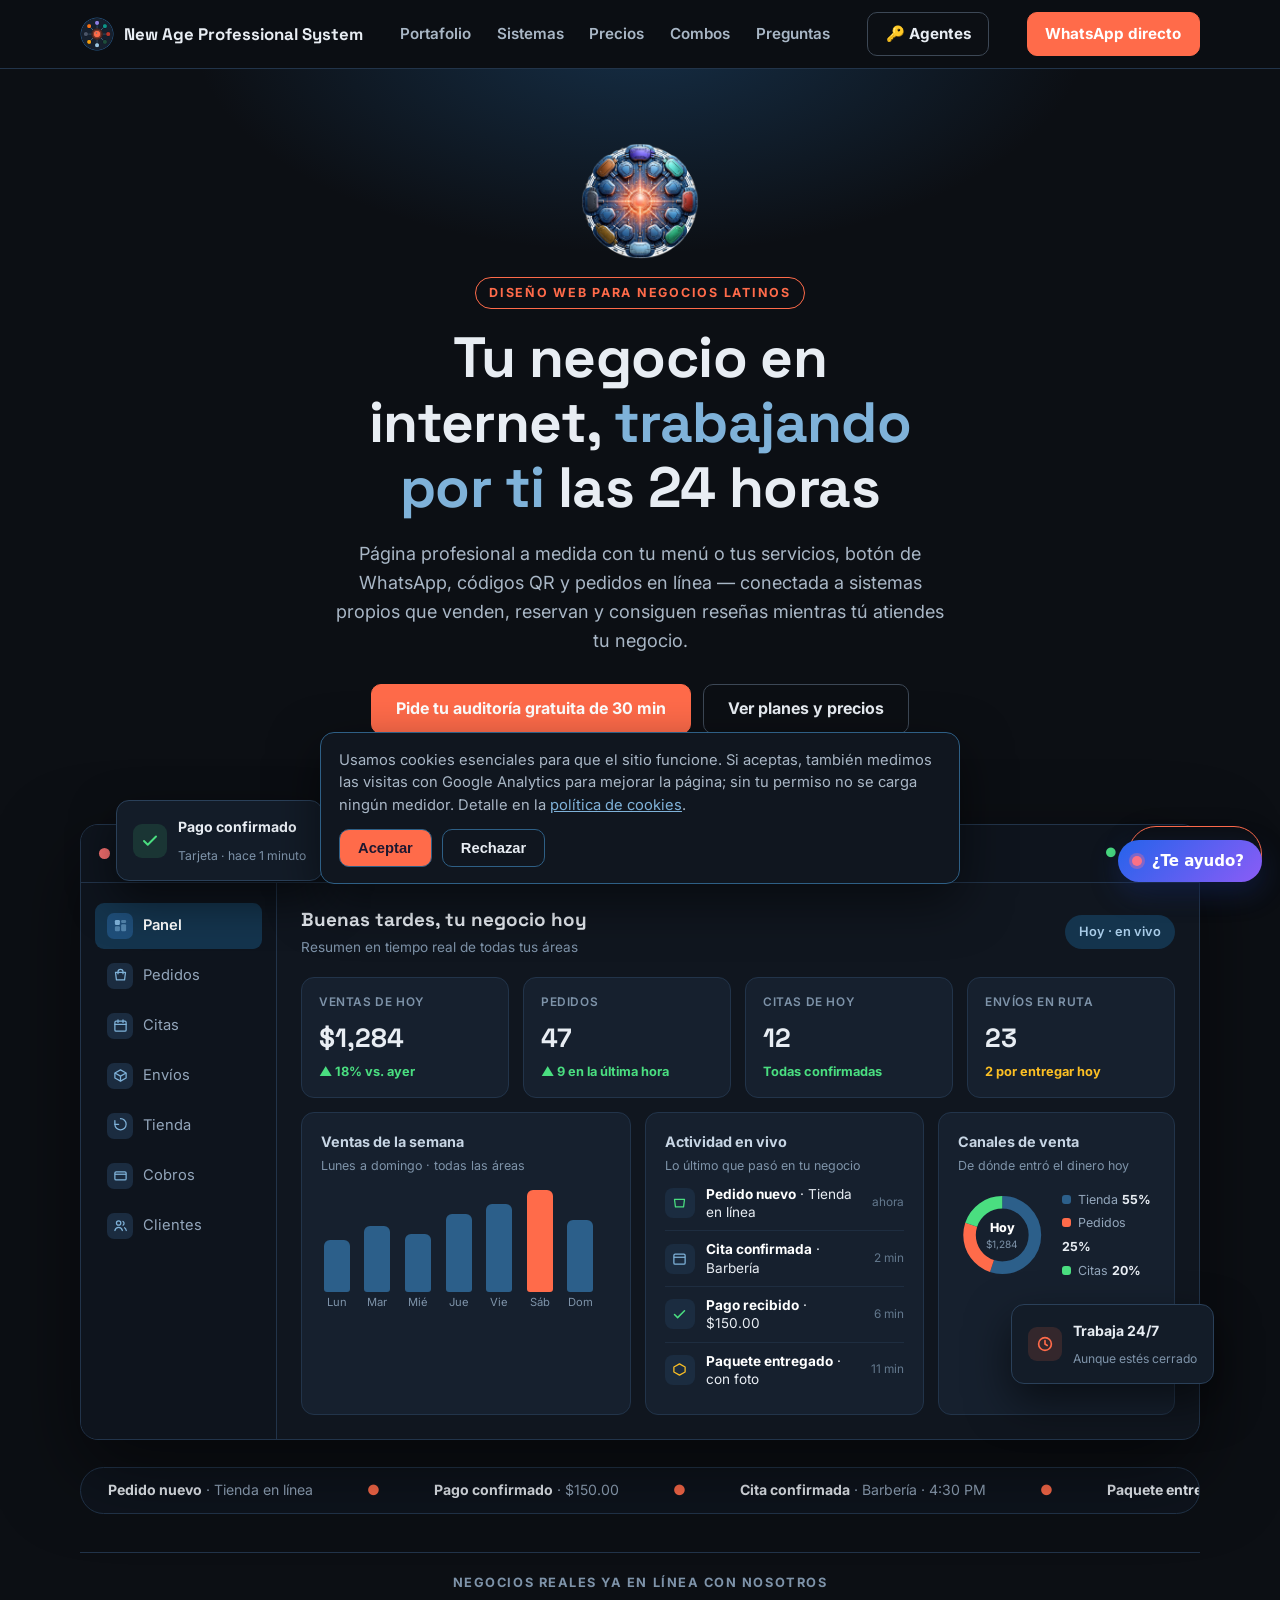
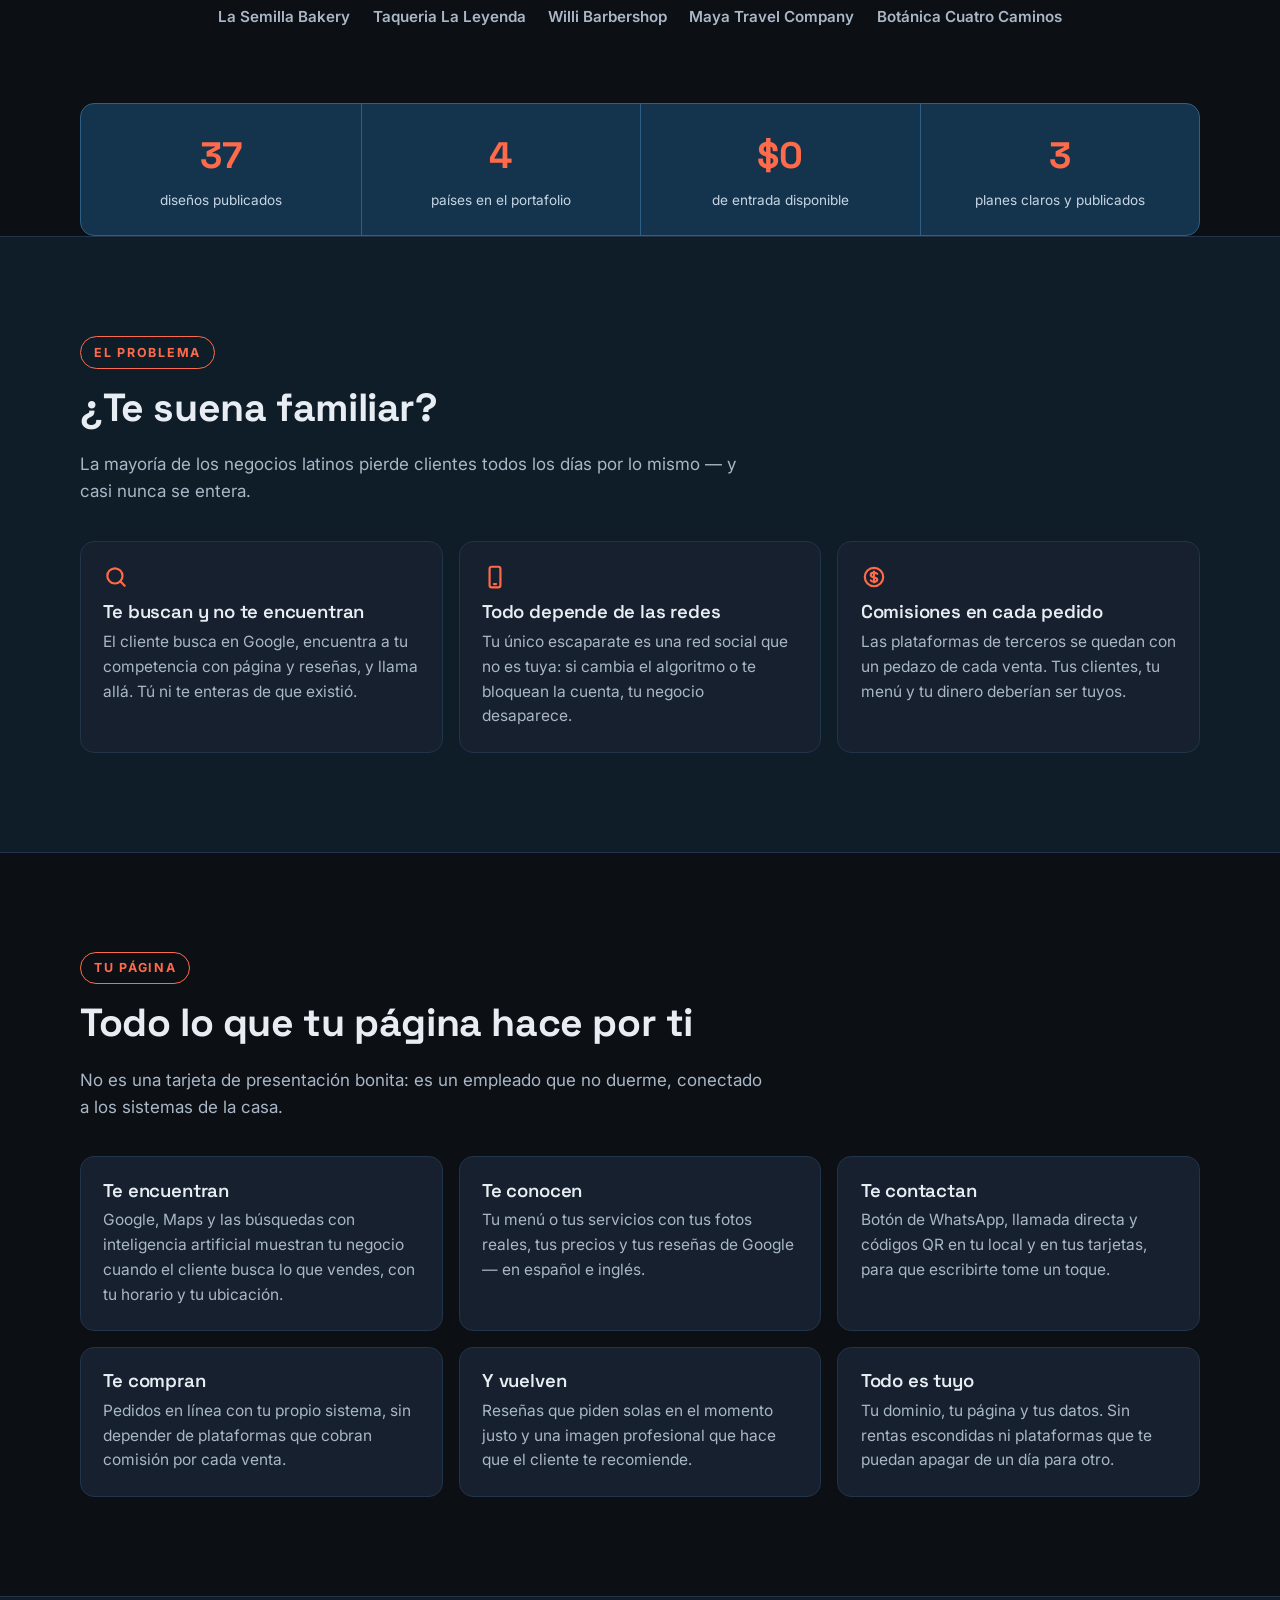
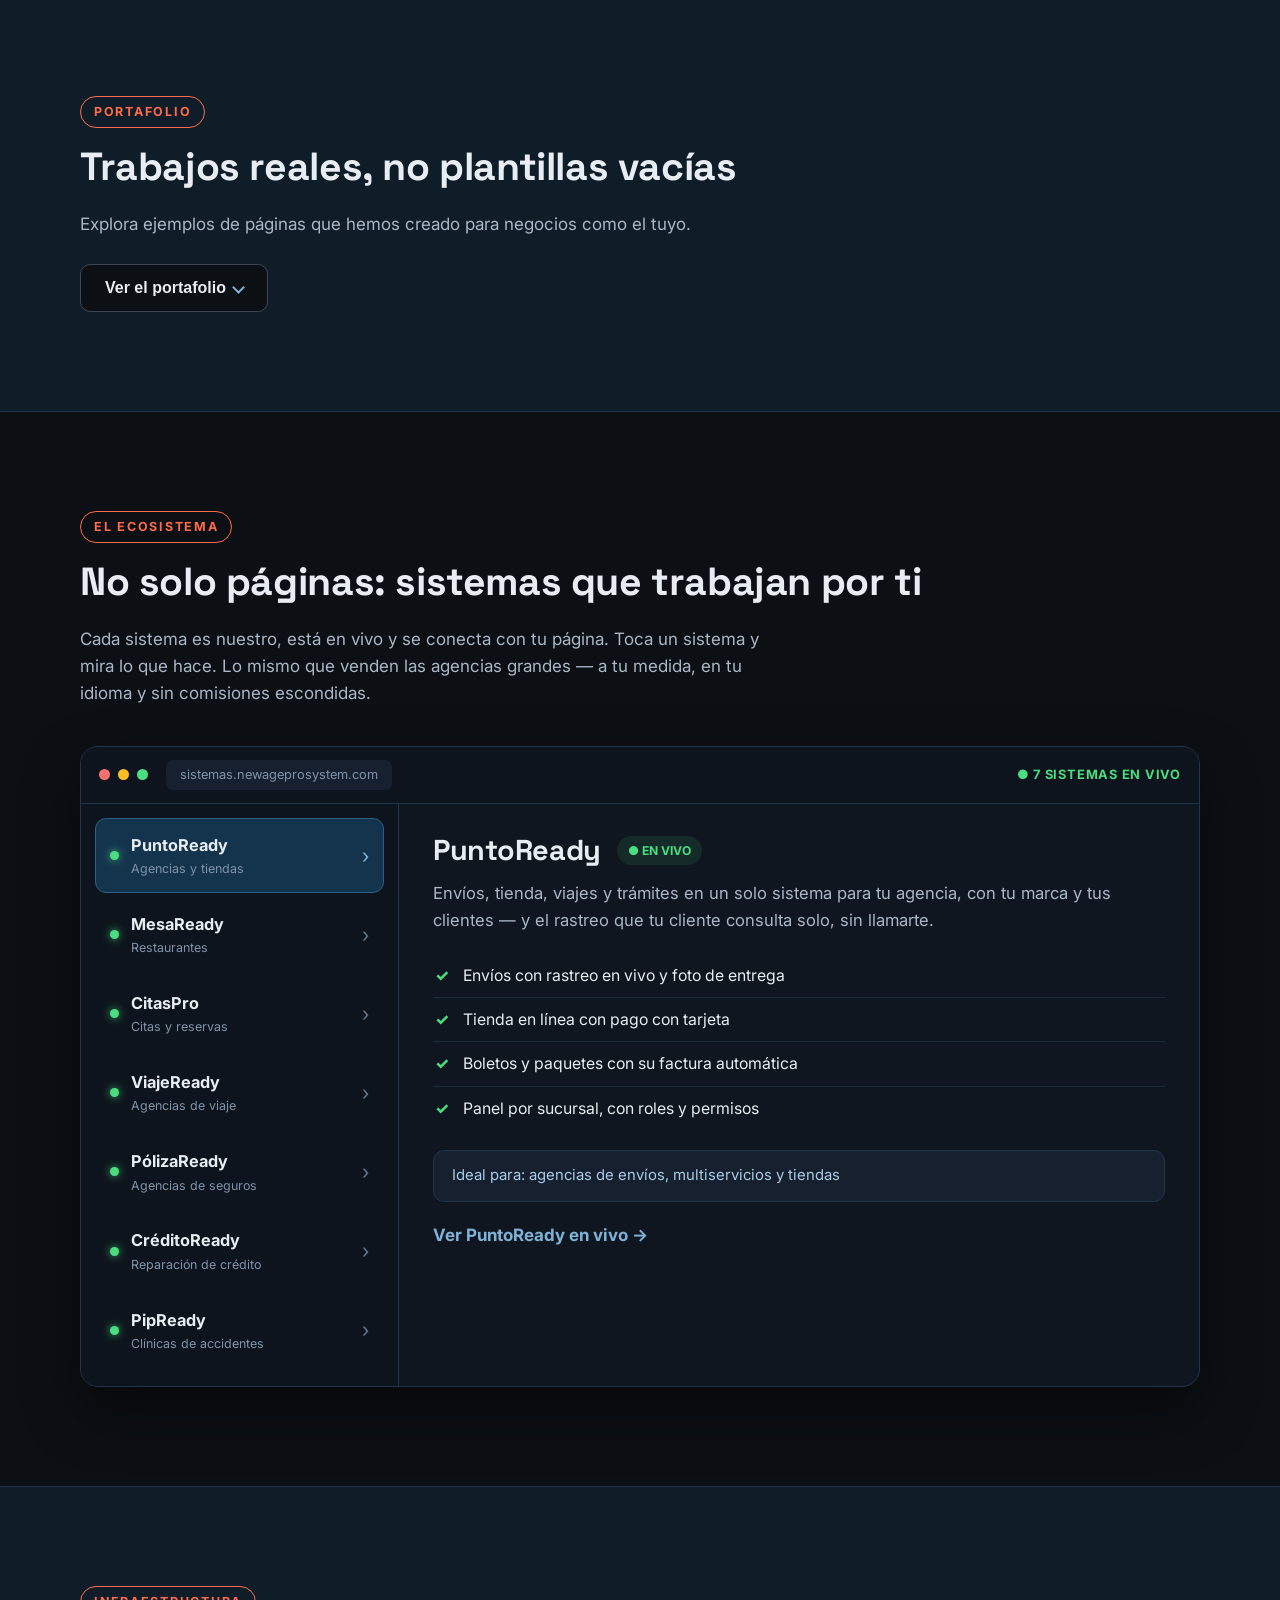
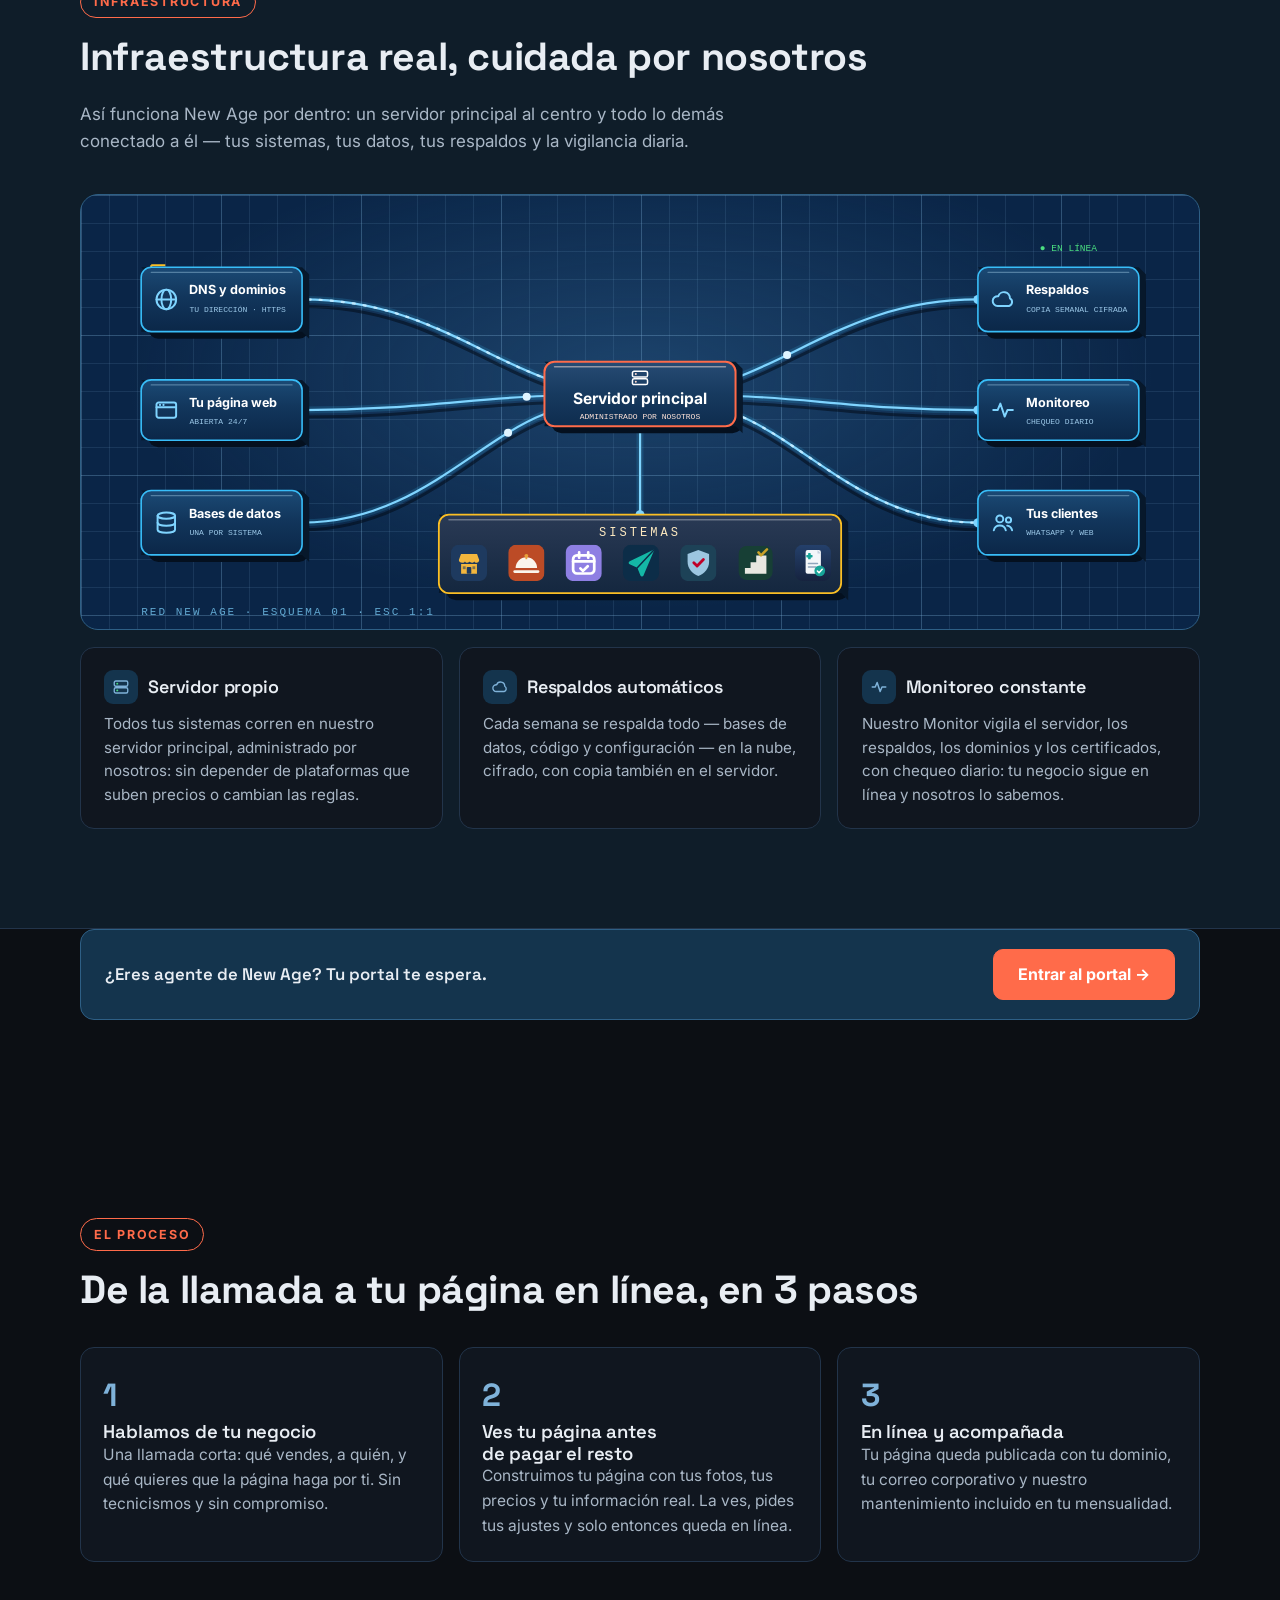
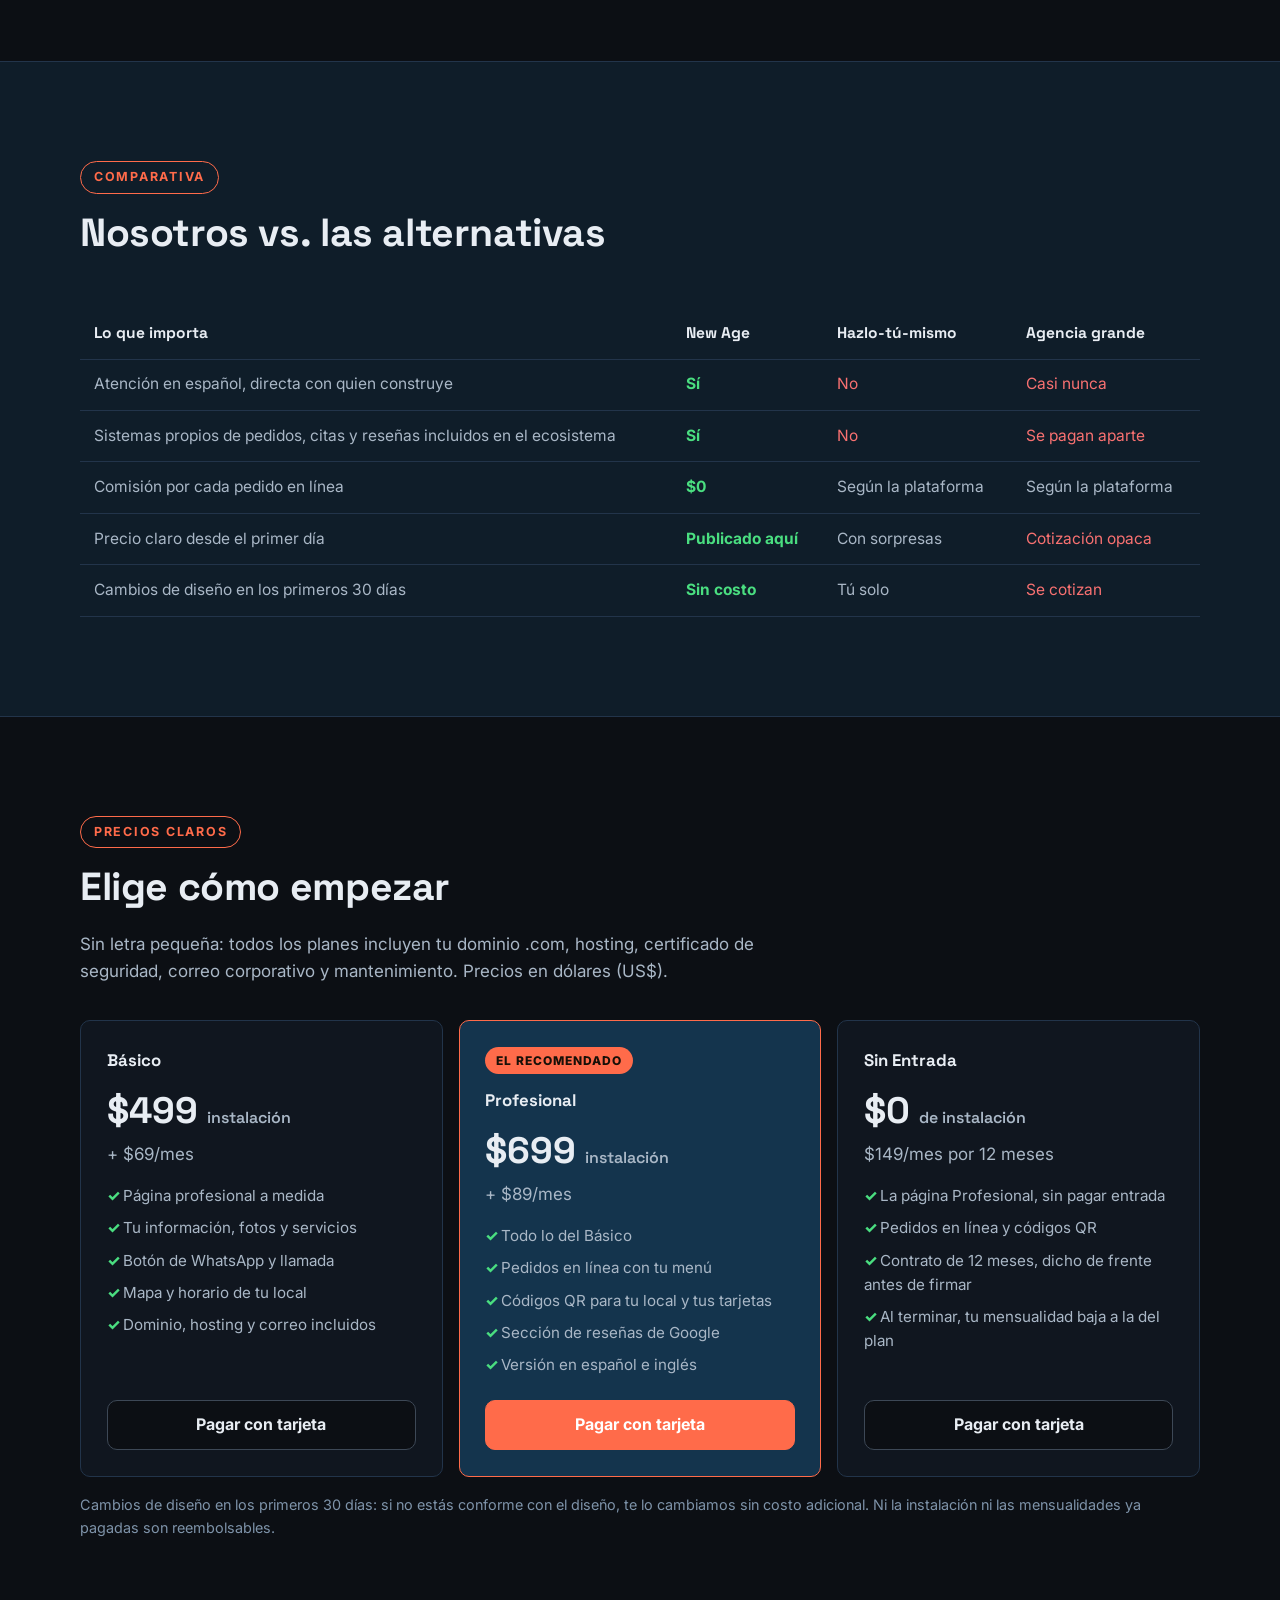
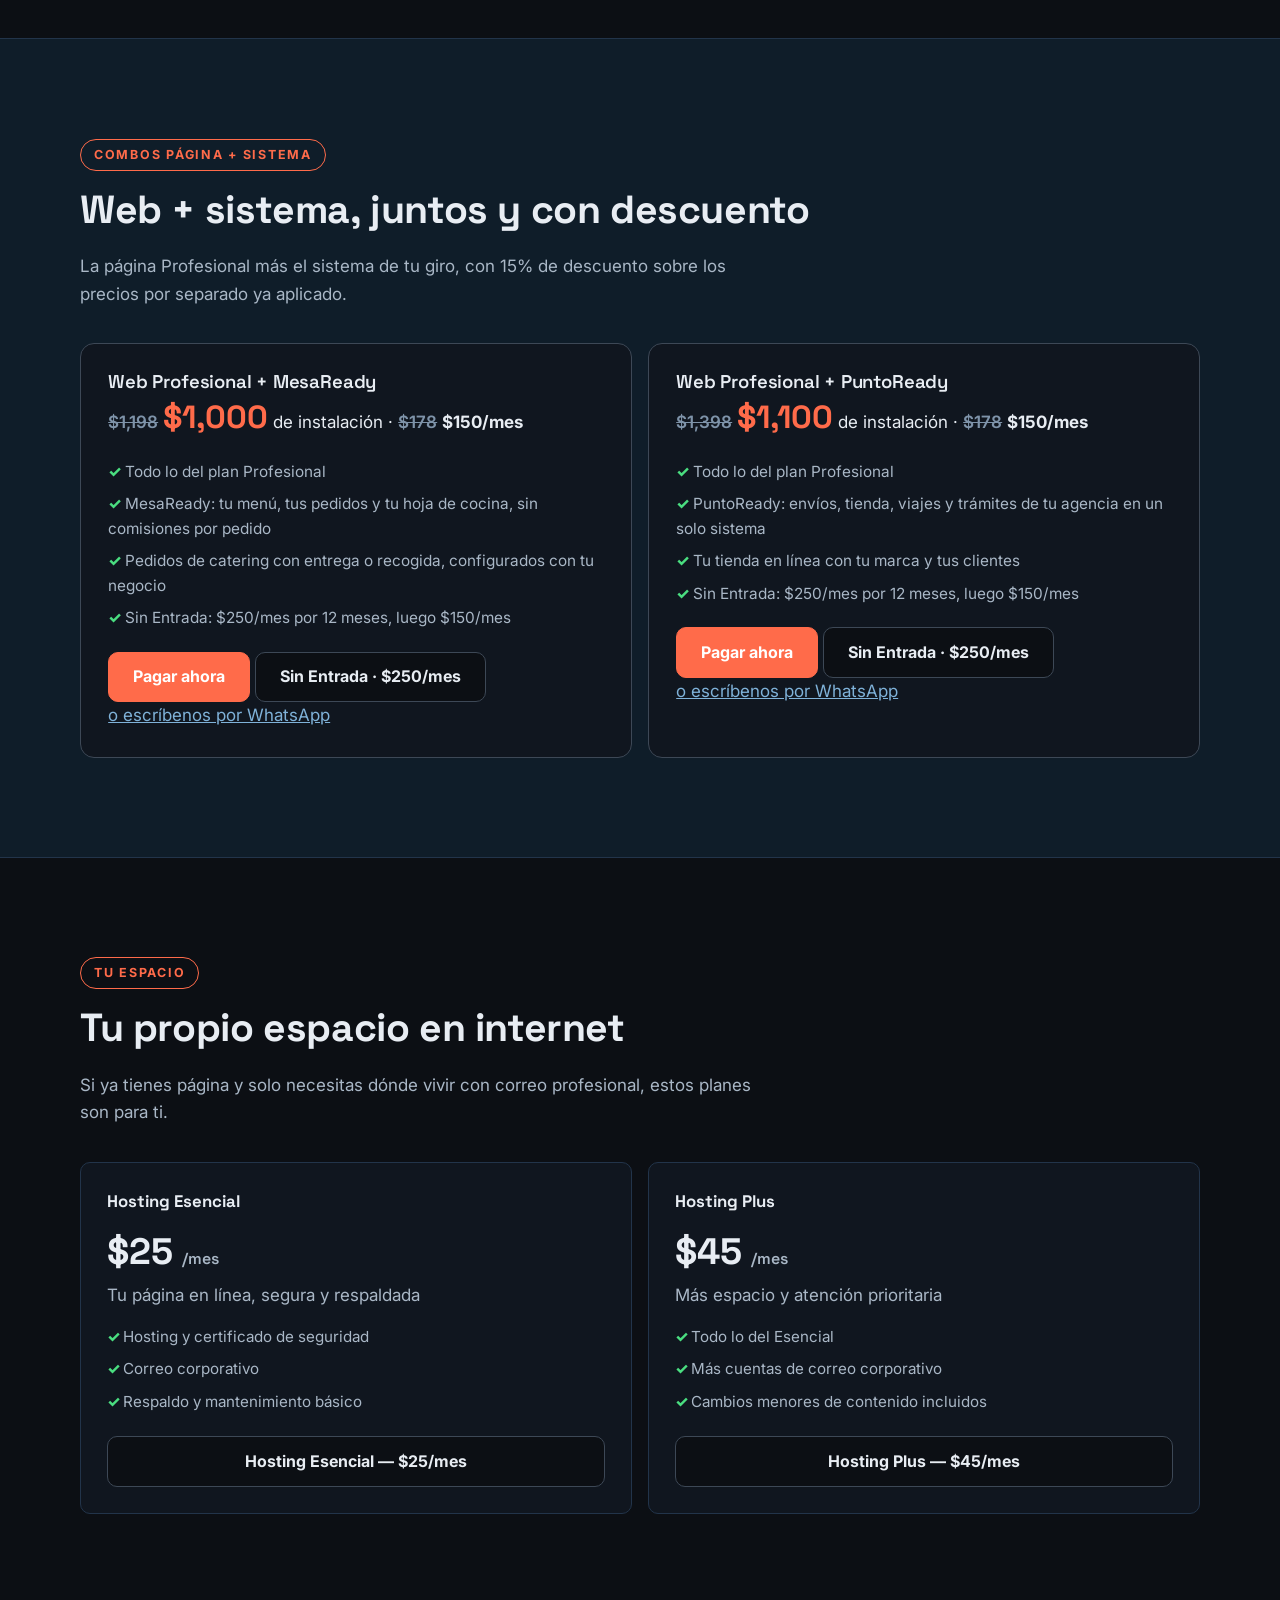
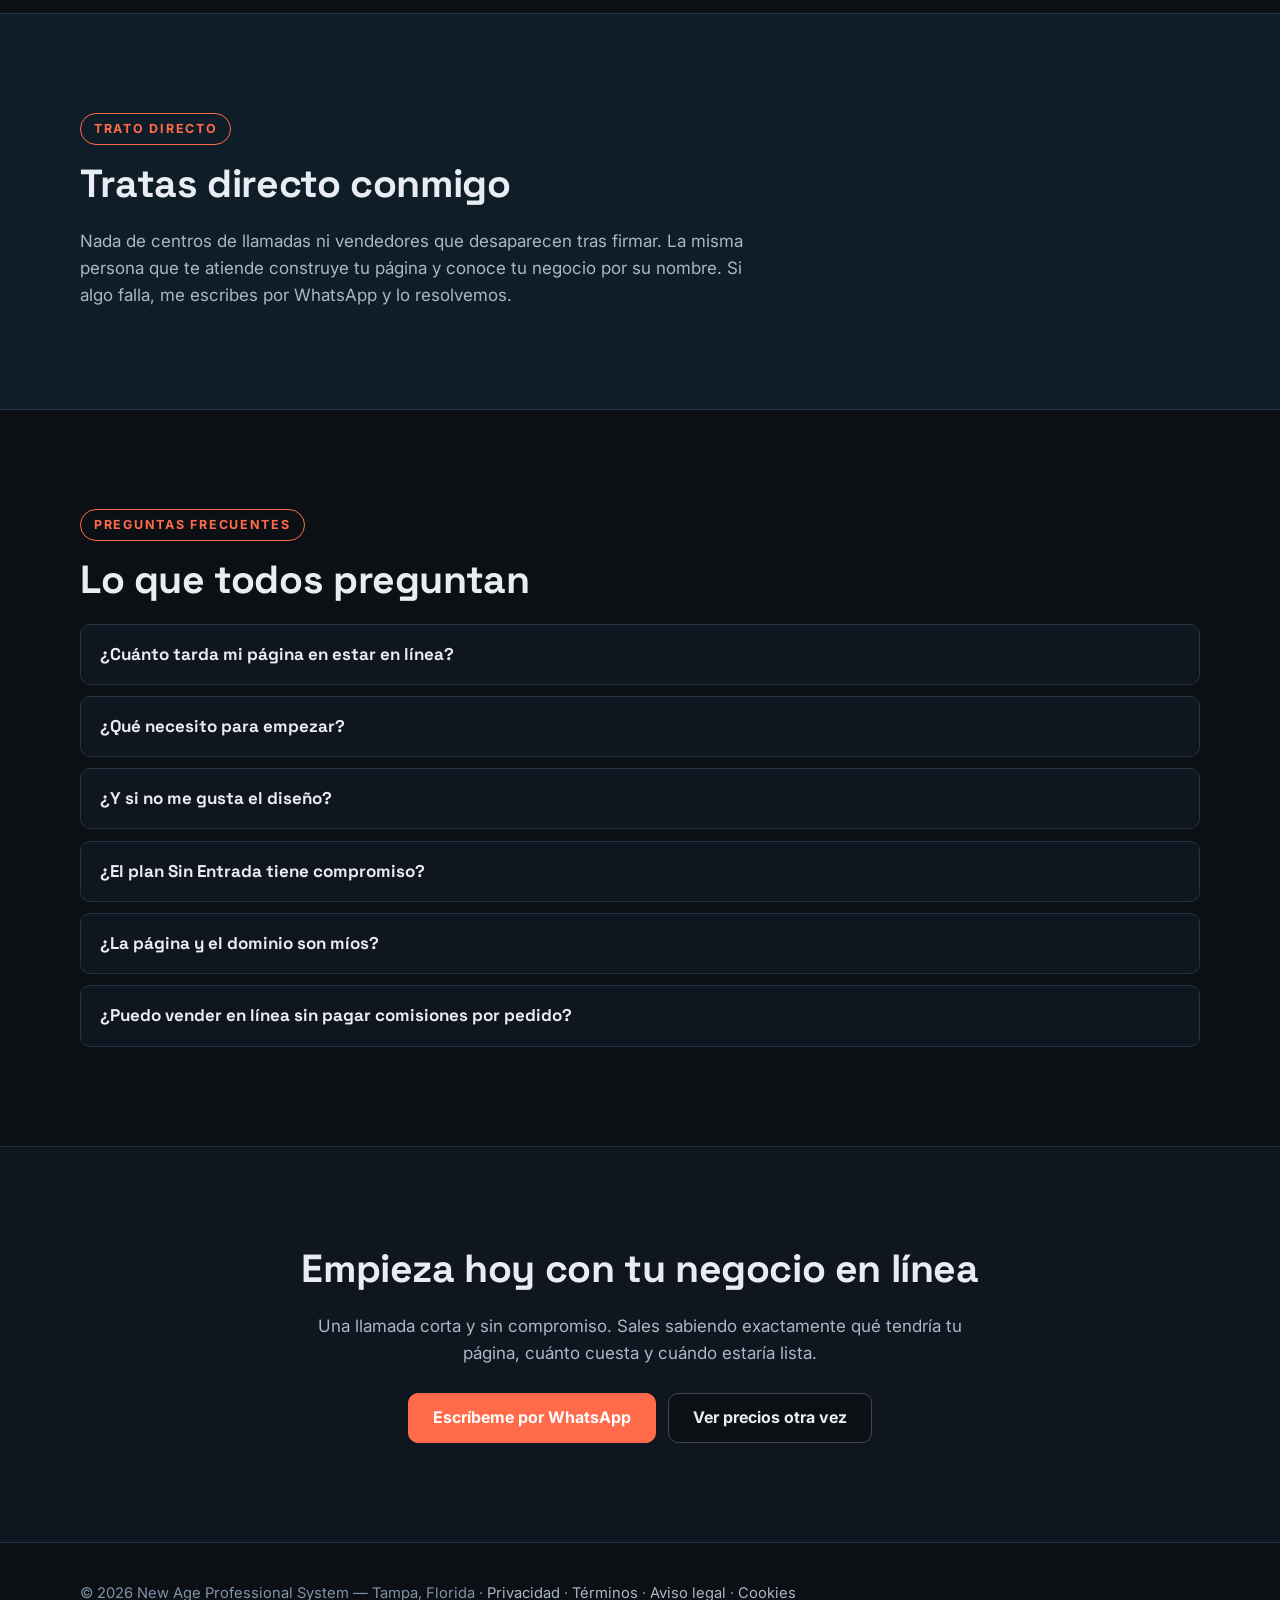
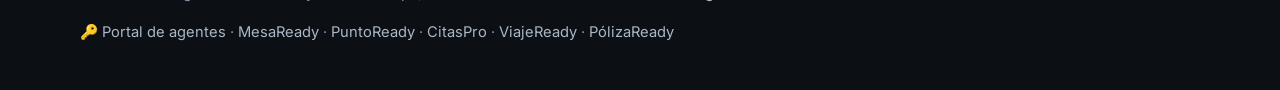
<file: index.html>
<!DOCTYPE html>
<html lang="es">
<head>
<meta charset="UTF-8">
<meta name="viewport" content="width=device-width, initial-scale=1.0">
<title>Diseño web para negocios latinos — New Age Professional System</title>
<meta name="description" content="Diseño web para negocios latinos: página profesional a medida con menú en línea, WhatsApp, códigos QR y pedidos en línea. Desde $499 o $0 de entrada.">
<link rel="canonical" href="https://www.newageprosystem.com/">
<meta name="google-site-verification" content="ySdzSPqFVg7_YvhrLS-IX1MHjVZeEiv_NsdhfGu_yuA">
<meta name="theme-color" content="#0C0F14">
<meta property="og:title" content="Diseño web para negocios latinos — New Age Professional System">
<meta property="og:description" content="Página web profesional para tu negocio: diseño a medida, menú online, WhatsApp, códigos QR y delivery. Desde $499 o $0 de entrada.">
<meta property="og:type" content="website">
<meta property="og:url" content="https://www.newageprosystem.com/">
<meta property="og:image" content="https://www.newageprosystem.com/og-image.png">
<meta name="twitter:card" content="summary_large_image">
<meta name="twitter:title" content="Diseño web para negocios latinos — New Age Professional System">
<meta name="twitter:description" content="Página web profesional para tu negocio: diseño a medida, menú online, WhatsApp, códigos QR y delivery. Desde $499 o $0 de entrada.">
<meta name="twitter:image" content="https://www.newageprosystem.com/og-image.png">
<link rel="icon" type="image/svg+xml" href="/favicon.svg">
<link rel="icon" type="image/x-icon" href="/favicon.ico">
<link rel="apple-touch-icon" href="/apple-touch-icon.png">
<link rel="preconnect" href="https://fonts.googleapis.com">
<link rel="preconnect" href="https://fonts.gstatic.com" crossorigin>
<link href="https://fonts.googleapis.com/css2?family=Space+Grotesk:wght@500;600;700&family=Inter:wght@400;500;600;700;800&display=swap" rel="stylesheet">
<script type="application/ld+json">
{"@context":"https://schema.org","@type":"ProfessionalService","name":"New Age Professional System","url":"https://www.newageprosystem.com/","description":"Diseño web para negocios latinos: páginas profesionales y sistemas propios de pedidos, reservas, reseñas y gestión.","areaServed":"US","telephone":"+1-813-235-3313"}
</script>
<style>
:root{
  --noche:#0C0F14; --panel:#10161F; --panel-2:#16202E; --azul:#14344D; --azul-borde:#2E5F85;
  --filete:#22344A; --filete-claro:#3D4856;
  --texto:#E8EDF3; --suave:#A9B7C6; --tenue:#7E93A9;
  --celeste:#7FB2D9; --coral:#FF6B4A; --verde:#4ADE80; --amarillo:#FBBF24; --rojo:#F87171;
  --display:"Space Grotesk",system-ui,sans-serif; --cuerpo:"Inter",system-ui,sans-serif;
  --r:14px; --ancho:1120px;
}
*{margin:0;padding:0;box-sizing:border-box}
html{scroll-behavior:smooth}
html,body{overflow-x:clip}
body{background:var(--noche);color:var(--texto);font-family:var(--cuerpo);font-size:17px;line-height:1.6;-webkit-font-smoothing:antialiased}
img,svg{display:block;max-width:100%}
a{color:var(--celeste)}
h1,h2,h3{font-family:var(--display);text-wrap:balance;line-height:1.15;letter-spacing:-.01em}
h1{font-size:clamp(2.2rem,5vw,3.55rem);font-weight:700}
h2{font-size:clamp(1.65rem,3.4vw,2.45rem);font-weight:700;margin-bottom:.55em}
h3{font-size:1.16rem;font-weight:600}
p{overflow-wrap:break-word;min-width:0}
.contenedor{width:min(var(--ancho),100% - 2.5rem);margin-inline:auto}
section{padding:clamp(3.6rem,8vw,6.2rem) 0}
.etiqueta{display:inline-block;font-size:.78rem;font-weight:700;letter-spacing:.14em;text-transform:uppercase;color:var(--coral);border:1px solid var(--coral);border-radius:999px;padding:.32rem .8rem;margin-bottom:1rem}
.sub{color:var(--suave);max-width:62ch}
.btn{display:inline-flex;align-items:center;justify-content:center;gap:.5rem;min-height:48px;padding:.72rem 1.5rem;border-radius:10px;font-weight:700;font-size:1rem;text-decoration:none;border:1px solid var(--filete-claro);background:#0C0F14;color:var(--texto);transition:border-color .2s ease,background-color .2s ease,transform .2s ease}
.btn:active{transform:scale(.98)}
.btn-coral{border-color:var(--coral);background:var(--coral);color:#fff}
.btn-coral:hover{background:#ff7d5f;border-color:#ff7d5f}
.btn-contorno:hover{border-color:var(--celeste);color:var(--celeste)}
.btn:focus-visible,a:focus-visible,summary:focus-visible,button:focus-visible{outline:2px solid var(--celeste);outline-offset:3px;border-radius:6px}
.rv{opacity:0;transform:translateY(16px);transition:opacity .6s ease,transform .6s ease}
.rv.in{opacity:1;transform:none}
/* ---------- encabezado ---------- */
header{position:sticky;top:0;z-index:50;background:rgba(12,15,20,.96);border-bottom:1px solid var(--filete)}
.barra{display:flex;align-items:center;justify-content:space-between;gap:1rem;min-height:68px}
.marca{display:flex;align-items:center;gap:.6rem;text-decoration:none;color:var(--texto);font-family:var(--display);font-weight:700;font-size:1.05rem}
.marca .punto{width:11px;height:11px;border-radius:50%;background:var(--coral);flex:none}
.marca .logo{width:34px;height:34px;flex:none;border-radius:50%}
nav.principal{display:flex;gap:1.6rem}
nav.principal a{color:var(--suave);text-decoration:none;font-size:.95rem;font-weight:600}
nav.principal a:hover{color:var(--celeste)}
.barra .btn{min-height:44px;padding:.5rem 1.1rem;font-size:.95rem}
@media (max-width:900px){nav.principal{display:none}.barra .btn-agentes{display:none}}
/* ---------- hero ---------- */
.hero{padding:clamp(2.8rem,6vw,4.6rem) 0 clamp(3rem,6vw,4.6rem);text-align:center;background:radial-gradient(640px 320px at 50% -40px,rgba(31,78,121,.5),rgba(12,15,20,0) 70%)}
.hero .emblema{display:block;width:118px;height:auto;margin:0 auto 1.1rem}
.hero h1{max-width:20ch;margin-inline:auto}
.hero h1 .hl{color:var(--celeste)}
.hero .frase{color:var(--suave);font-size:1.13rem;margin:1.15rem auto 1.8rem;max-width:56ch}
.acciones{display:flex;flex-wrap:wrap;gap:.8rem;justify-content:center}
.hero-note{margin-top:1rem;font-size:.9rem;color:var(--tenue)}
/* ---------- panel del sistema ---------- */
.stage{position:relative;margin-top:3.2rem;text-align:left}
.panel{background:var(--panel);border:1px solid var(--filete);border-radius:18px;box-shadow:0 30px 80px rgba(0,0,0,.5);overflow:hidden}
.panel-bar{display:flex;align-items:center;gap:8px;background:#0E141D;padding:13px 18px;border-bottom:1px solid var(--filete)}
.win-dot{width:11px;height:11px;border-radius:50%;flex:none}
.panel-url{margin-left:10px;background:var(--panel-2);color:var(--tenue);font-size:.8rem;padding:5px 14px;border-radius:7px;white-space:nowrap;overflow:hidden}
.panel-live{margin-left:auto;color:var(--verde);font-size:.8rem;font-weight:700;letter-spacing:.06em;white-space:nowrap}
.live-dot{display:inline-block;animation:blink 1.6s ease-in-out infinite}
@keyframes blink{0%,100%{opacity:1}50%{opacity:.25}}
.panel-body{display:flex}
.side{width:196px;flex:none;background:#0E141D;border-right:1px solid var(--filete);padding:20px 14px}
.side-item{display:flex;align-items:center;gap:10px;padding:10px 12px;border-radius:9px;font-size:.92rem;color:#93A6BB;margin-bottom:4px}
.side-item.active{background:var(--azul);color:#fff;font-weight:600}
.side-ico{width:26px;height:26px;border-radius:7px;background:#1B2C40;display:flex;align-items:center;justify-content:center;flex:none}
.side-item.active .side-ico{background:#1F4E79}
.main{flex:1;padding:22px 24px 24px;min-width:0}
.main-head{display:flex;justify-content:space-between;align-items:center;gap:1rem;flex-wrap:wrap}
.main-title{font-family:var(--display);font-size:1.18rem;font-weight:700}
.main-sub{font-size:.85rem;color:var(--tenue);margin-top:2px}
.chip{background:var(--azul);color:#A9CCE8;font-size:.8rem;font-weight:600;padding:7px 14px;border-radius:999px}
.kpis{display:flex;gap:14px;margin-top:18px;flex-wrap:wrap}
.kpi{flex:1 1 140px;background:var(--panel-2);border:1px solid var(--filete);border-radius:13px;padding:15px 17px}
.kpi-label{font-size:.74rem;color:var(--tenue);letter-spacing:.05em;font-weight:600}
.kpi-value{font-family:var(--display);font-size:1.65rem;font-weight:700;margin-top:5px}
.kpi-delta{font-size:.8rem;margin-top:3px;font-weight:700}
.up{color:var(--verde)} .warn{color:var(--amarillo)}
.panel-cols{display:flex;gap:14px;margin-top:14px;flex-wrap:wrap}
.chart-card{flex:1.5 1 300px;background:var(--panel-2);border:1px solid var(--filete);border-radius:13px;padding:17px 19px}
.feed-card{flex:1 1 260px;background:var(--panel-2);border:1px solid var(--filete);border-radius:13px;padding:17px 19px}
.donut-card{flex:.85 1 220px;background:var(--panel-2);border:1px solid var(--filete);border-radius:13px;padding:17px 19px}
.card-title{font-size:.9rem;font-weight:700;color:#C7D5E4}
.card-sub{font-size:.78rem;color:var(--tenue);margin-top:2px}
.chart-area{position:relative;height:122px;margin-top:14px}
.chart-area .bar{position:absolute;bottom:20px;width:9%;border-radius:6px 6px 3px 3px;background:#2C5F8A;transform-origin:bottom;animation:grow 1.1s cubic-bezier(.2,.8,.3,1) both}
.chart-area .bar.hot{background:var(--coral)}
@keyframes grow{from{transform:scaleY(0)}to{transform:scaleY(1)}}
.bar-day{position:absolute;bottom:0;width:9%;text-align:center;font-size:.7rem;color:var(--tenue)}
.feed-row{display:flex;align-items:center;gap:11px;padding:9px 0;border-bottom:1px solid #1E2D40}
.feed-row:last-child{border-bottom:none}
.feed-ico{width:30px;height:30px;border-radius:8px;background:#1B2C40;display:flex;align-items:center;justify-content:center;flex:none}
.feed-text{font-size:.85rem;line-height:1.35}
.feed-text b{color:#fff}
.feed-time{margin-left:auto;font-size:.74rem;color:#63788D;flex:none}
.feed-row.enter{animation:slideIn .55s ease-out}
@keyframes slideIn{from{opacity:0;transform:translateY(-9px)}to{opacity:1;transform:translateY(0)}}
.donut-wrap{display:flex;align-items:center;gap:15px;margin-top:12px}
.legend{font-size:.78rem;color:#93A6BB;line-height:1.9}
.legend b{color:var(--texto)}
.lg-dot{display:inline-block;width:9px;height:9px;border-radius:3px;margin-right:7px}
.float-card{position:absolute;background:#131C28;border:1px solid #2A4059;border-radius:13px;padding:12px 16px;box-shadow:0 18px 44px rgba(0,0,0,.55);display:flex;align-items:center;gap:11px;animation:floaty 5.2s ease-in-out infinite;z-index:3}
.float-1{top:-24px;left:36px}
.float-2{bottom:56px;right:-14px;animation-delay:2.6s}
@keyframes floaty{0%,100%{transform:translateY(0)}50%{transform:translateY(-9px)}}
.float-ico{width:34px;height:34px;border-radius:9px;display:flex;align-items:center;justify-content:center;flex:none}
.float-title{font-size:.88rem;font-weight:700}
.float-sub{font-size:.76rem;color:var(--tenue)}
@media (max-width:900px){.side{display:none}.float-2{display:none}}
@media (max-width:560px){.float-1{left:8px}}
/* cinta de actividad */
.ticker{overflow:hidden;margin-top:1.7rem;border:1px solid var(--filete);background:#0E141D;border-radius:999px;padding:11px 0;text-align:left}
.ticker-track{display:flex;gap:54px;white-space:nowrap;width:max-content;animation:tick 32s linear infinite;font-size:.88rem;color:#93A6BB;padding-left:27px}
.ticker-track b{color:var(--texto)}
.ticker-track .tk-dot{color:var(--coral)}
@keyframes tick{to{transform:translateX(-50%)}}
/* prueba mini */
.prueba-mini{margin-top:2.4rem;border-top:1px solid var(--filete);padding-top:1.2rem;text-align:center}
.prueba-mini p{font-size:.8rem;font-weight:700;letter-spacing:.12em;text-transform:uppercase;color:var(--tenue);margin-bottom:.6rem}
.prueba-mini ul{list-style:none;display:flex;flex-wrap:wrap;gap:.45rem 1.4rem;justify-content:center}
.prueba-mini a{color:var(--suave);text-decoration:none;font-weight:600;font-size:.95rem}
.prueba-mini a:hover{color:var(--celeste)}
/* ---------- tiras y tarjetas ---------- */
.dolores{background:#0F1D29;border-block:1px solid var(--filete)}
.parrilla-3{display:grid;grid-template-columns:repeat(3,minmax(0,1fr));gap:1rem;margin-top:2.2rem}
@media (max-width:900px){.parrilla-3{grid-template-columns:minmax(0,1fr)}}
.tarjeta{background:var(--panel-2);border:1px solid var(--filete);border-radius:var(--r);padding:1.4rem}
.tarjeta h3{margin-bottom:.45rem}
.tarjeta p{color:var(--suave);font-size:.97rem}
.tarjeta .ico{margin-bottom:.7rem}
/* estadísticas */
.stats-strip{display:grid;grid-template-columns:repeat(4,minmax(0,1fr));border:1px solid var(--azul-borde);border-radius:var(--r);background:var(--azul);overflow:hidden}
.stat{padding:1.4rem 1rem;text-align:center;border-left:1px solid var(--azul-borde)}
.stat:first-child{border-left:none}
.stat b{display:block;font-family:var(--display);font-size:clamp(1.6rem,3.4vw,2.3rem);color:var(--coral)}
.stat span{font-size:.85rem;color:#C7D5E4}
@media (max-width:700px){.stats-strip{grid-template-columns:repeat(2,minmax(0,1fr))}.stat:nth-child(3){border-left:none}.stat:nth-child(n+3){border-top:1px solid var(--azul-borde)}}
/* portafolio */
.filters{display:flex;gap:.5rem;justify-content:center;flex-wrap:wrap;margin:1.8rem 0}
.filters button{background:var(--panel-2);border:1px solid var(--filete);color:var(--suave);border-radius:999px;padding:.55rem 1.15rem;font-size:.9rem;font-weight:600;cursor:pointer;font-family:var(--cuerpo);min-height:44px}
.filters button.on{background:#0C0F14;color:var(--texto);border-color:var(--coral)}
.demo-grid{display:grid;grid-template-columns:repeat(3,minmax(0,1fr));gap:.9rem}
@media (max-width:900px){.demo-grid{grid-template-columns:minmax(0,1fr)}}
.demo{display:flex;flex-direction:column;gap:.35rem;background:var(--panel-2);border:1px solid var(--filete);border-radius:var(--r);padding:1.15rem 1.25rem;text-decoration:none;transition:border-color .2s ease,transform .2s ease}
.demo:hover{border-color:var(--celeste);transform:translateY(-2px)}
.demo.hide{display:none}
.demo .tag{align-self:flex-start;font-size:.72rem;font-weight:800;letter-spacing:.1em;text-transform:uppercase;color:var(--coral);border:1px solid var(--coral);border-radius:999px;padding:.15rem .6rem}
.demo h3{color:var(--texto)}
.demo p{color:var(--suave);font-size:.93rem}
.demo .url{color:var(--tenue);font-size:.85rem;margin-top:auto}
.demo .go{color:var(--celeste);font-weight:700}
.muted{color:var(--tenue)}
.portafolio-toggle{margin-top:1.6rem}
.portafolio-toggle .chev{width:9px;height:9px;flex:none;border-right:2px solid var(--celeste);border-bottom:2px solid var(--celeste);transform:rotate(45deg);transition:transform .2s ease}
.portafolio-toggle[aria-expanded="true"] .chev{transform:rotate(225deg)}
.grupo-titulo{display:flex;align-items:center;gap:.6rem;margin:2.2rem 0 1rem;font-family:var(--display);font-size:1.25rem;font-weight:700;text-align:left}
.grupo-titulo .punto{width:9px;height:9px;border-radius:50%;background:var(--verde);flex:none}
.grupo-titulo .punto.demo{background:var(--celeste)}
.grupo-titulo .punto.desarrollo{background:#FBBF24}
.grupo-titulo .conteo{color:var(--tenue);font-family:var(--cuerpo);font-size:.88rem;font-weight:600}
.demo .go.vivo{color:var(--verde)}
/* ---------- consola de sistemas ---------- */
.console{margin-top:2.4rem;background:var(--panel);border:1px solid var(--filete);border-radius:18px;overflow:hidden;box-shadow:0 24px 60px rgba(0,0,0,.45)}
.console-bar{display:flex;align-items:center;gap:8px;background:#0E141D;padding:13px 18px;border-bottom:1px solid var(--filete)}
.console-body{display:flex}
.sys-list{width:318px;flex:none;background:#0E141D;border-right:1px solid var(--filete);padding:14px}
.sys-item{display:flex;align-items:center;gap:12px;padding:13px 14px;border-radius:11px;cursor:pointer;margin-bottom:4px;border:1px solid transparent}
.sys-item:hover{background:#131C28}
.sys-item.active{background:var(--azul);border-color:var(--azul-borde)}
.sys-dot{width:9px;height:9px;border-radius:50%;background:var(--verde);flex:none;box-shadow:0 0 8px rgba(74,222,128,.8)}
.sys-name{font-size:1.02rem;font-weight:700;color:var(--texto)}
.sys-tag{font-size:.78rem;color:var(--tenue);margin-top:1px}
.sys-arrow{margin-left:auto;color:#63788D;font-size:1.25rem}
.sys-item.active .sys-arrow{color:var(--celeste)}
.sys-detail{flex:1;padding:30px 34px;min-width:0}
.sys-detail.swap{animation:slideIn .45s ease-out}
.sys-detail-head{display:flex;align-items:center;gap:16px;flex-wrap:wrap}
.sys-detail h3{font-size:1.8rem;font-weight:700}
.sys-detail .tag{font-size:.76rem;font-weight:700;color:var(--verde);background:rgba(74,222,128,.1);padding:5px 11px;border-radius:999px}
.sys-detail p{font-size:1.04rem;line-height:1.6;color:var(--suave);margin-top:13px}
.sys-feats{margin-top:20px}
.sys-feat{font-size:.99rem;padding:9px 0 9px 30px;position:relative;border-bottom:1px solid #1B2939;color:var(--texto)}
.sys-feat:last-child{border-bottom:none}
.sys-feat::before{content:"✓";position:absolute;left:2px;color:var(--verde);font-weight:800}
.sys-ideal{margin-top:20px;background:var(--panel-2);border:1px solid var(--filete);border-radius:11px;padding:13px 18px;font-size:.93rem;color:#A9CCE8}
.sys-link{display:inline-block;margin-top:20px;font-weight:700;text-decoration:none;color:var(--celeste)}
.sys-link:hover{text-decoration:underline}
@media (max-width:860px){.console-body{flex-direction:column}.sys-list{width:auto;border-right:none;border-bottom:1px solid var(--filete)}}
/* ---------- red / infraestructura ---------- */
.net-card{margin-top:2.4rem;border:1px solid var(--azul-borde);border-radius:18px;padding:26px 30px 6px;background-color:#0A2547;background-image:linear-gradient(rgba(127,178,217,.13) 1px,transparent 1px),linear-gradient(90deg,rgba(127,178,217,.13) 1px,transparent 1px),linear-gradient(rgba(127,178,217,.22) 1px,transparent 1px),linear-gradient(90deg,rgba(127,178,217,.22) 1px,transparent 1px),radial-gradient(ellipse at 50% 42%,rgba(62,124,177,.35),rgba(10,37,71,0) 65%);background-size:28px 28px,28px 28px,140px 140px,140px 140px,100% 100%}
/* Sin flotación: Lester reportó el 2026-11-25 que los textos se movían y molestaba; la red va fija y solo viajan los pulsos de luz. */
.net-card svg{width:100%;height:auto}
.net-cols{display:flex;gap:1rem;margin-top:1.1rem;flex-wrap:wrap}
.net-col{flex:1 1 280px;background:var(--panel);border:1px solid var(--filete);border-radius:var(--r);padding:1.35rem 1.45rem}
.net-col h3{font-size:1.12rem;display:flex;align-items:center;gap:10px}
.net-col p{font-size:.95rem;line-height:1.55;color:var(--suave);margin-top:8px}
.net-ico{width:34px;height:34px;border-radius:9px;background:var(--azul);display:flex;align-items:center;justify-content:center;flex:none}
/* franja agentes */
.agentes{display:flex;flex-wrap:wrap;gap:1rem;align-items:center;justify-content:space-between;background:var(--azul);border:1px solid var(--azul-borde);border-radius:var(--r);padding:1.2rem 1.5rem}
.agentes p{font-family:var(--display);font-weight:600;font-size:1.05rem}
/* pasos */
.pasos{display:grid;grid-template-columns:repeat(3,minmax(0,1fr));gap:1rem;margin-top:2.2rem}
@media (max-width:900px){.pasos{grid-template-columns:minmax(0,1fr)}}
.paso{background:var(--panel);border:1px solid var(--filete);border-radius:var(--r);padding:1.4rem}
.paso .num{font-family:var(--display);font-size:2rem;font-weight:700;color:var(--celeste)}
.paso p{color:var(--suave);font-size:.97rem}
/* comparativa */
.tabla{width:100%;border-collapse:collapse;margin-top:2rem;font-size:.97rem}
.tabla th,.tabla td{padding:.8rem .9rem;border-bottom:1px solid var(--filete);text-align:left;vertical-align:top}
.tabla thead th{font-family:var(--display);color:var(--texto)}
.tabla td{color:var(--suave)}
.tabla td.si{color:var(--verde);font-weight:700}
.tabla td.no{color:var(--rojo)}
.envoltura-tabla{overflow-x:auto}
/* precios */
.precios{display:grid;grid-template-columns:repeat(3,minmax(0,1fr));gap:1rem;margin-top:2.2rem;align-items:stretch}
.precios.dos{grid-template-columns:repeat(2,minmax(0,1fr))}
@media (max-width:900px){.precios,.precios.dos{grid-template-columns:minmax(0,1fr)}}
.plan{background:var(--panel);border:1px solid var(--filete);border-radius:10px;padding:1.6rem;display:flex;flex-direction:column}
.plan.destacado{border-color:var(--coral);background:var(--azul)}
.plan .nombre{font-family:var(--display);font-weight:700;font-size:1.05rem}
.plan .precio{font-family:var(--display);font-size:2.3rem;font-weight:700;margin:.5rem 0 0}
.plan .precio small{font-size:1rem;color:var(--suave);font-weight:600}
.plan .mes{color:var(--suave);margin-bottom:1rem}
.plan ul{list-style:none;margin:0 0 1.4rem;display:grid;gap:.5rem;color:var(--suave);font-size:.95rem}
.plan ul li::before{content:"✓ ";color:var(--verde);font-weight:800}
.plan .btn{margin-top:auto;justify-content:center}
.sello{align-self:flex-start;background:var(--coral);color:#181008;font-size:.75rem;font-weight:800;letter-spacing:.08em;text-transform:uppercase;border-radius:999px;padding:.25rem .7rem;margin-bottom:.8rem}
.nota{color:var(--tenue);font-size:.9rem;margin-top:1rem}
/* combos */
.combos{display:grid;grid-template-columns:repeat(2,minmax(0,1fr));gap:1rem;margin-top:2.2rem}
@media (max-width:900px){.combos{grid-template-columns:minmax(0,1fr)}}
.combo{border:1px solid var(--filete-claro);background:var(--panel);border-radius:var(--r);padding:1.7rem}
.combo .tachado{color:var(--tenue);text-decoration:line-through;font-weight:600}
.combo .grande{font-family:var(--display);font-size:2rem;font-weight:700;color:var(--coral)}
.combo ul{list-style:none;margin:1rem 0 1.3rem;display:grid;gap:.5rem;color:var(--suave);font-size:.96rem}
.combo ul li::before{content:"✓ ";color:var(--verde);font-weight:800}
/* faq */
details{border:1px solid var(--filete);border-radius:10px;background:var(--panel);margin-top:.7rem}
summary{cursor:pointer;font-weight:700;font-family:var(--display);padding:1rem 1.2rem;list-style:none}
details p{padding:0 1.2rem 1.1rem;color:var(--suave)}
/* cierre y pie */
.cierre{background:var(--panel);border-block:1px solid var(--filete);text-align:center}
.cierre .sub{margin-inline:auto}
.cierre .acciones{justify-content:center;margin-top:1.6rem}
footer{padding:2.4rem 0 2.8rem;color:var(--tenue);font-size:.92rem}
footer .contenedor{display:flex;flex-wrap:wrap;gap:1rem;justify-content:space-between}
footer a{color:var(--suave);text-decoration:none}
footer a:hover{color:var(--celeste)}
.wa{position:fixed;right:1.1rem;bottom:1.1rem;z-index:60;background:#0C0F14;border:1px solid var(--coral);color:var(--texto);font-weight:800;text-decoration:none;border-radius:999px;padding:.85rem 1.3rem;box-shadow:0 8px 24px rgba(0,0,0,.45)}
.wa:hover{border-color:var(--celeste)}
@media (prefers-reduced-motion:reduce){
  html{scroll-behavior:auto}
  .ticker-track,.float-card,.live-dot,.chart-area .bar,.feed-row.enter,.sys-detail.swap{animation:none}
  .rv{opacity:1;transform:none;transition:none}
}
</style>
</head>
<body>
<!-- Rediseño TECNOLOGÍA aprobado por Lester el 2026-11-21: panel de sistema animado en el hero, red blueprint de la infraestructura y consola interactiva de sistemas, sobre el concepto grafito + azul en bloques + coral. Conserva todas las secciones, precios, enlaces de Stripe, portafolio de Supabase, setter y portal de agentes de la versión anterior. -->
<header>
  <div class="contenedor barra">
    <a class="marca" href="/"><img class="logo" src="/favicon-512.png" alt="" aria-hidden="true">New Age Professional System</a>
    <nav class="principal" aria-label="Principal">
      <a href="#portafolio">Portafolio</a>
      <a href="#sistemas">Sistemas</a>
      <a href="#precios">Precios</a>
      <a href="#combos">Combos</a>
      <a href="#preguntas">Preguntas</a>
    </nav>
    <a class="btn btn-contorno btn-agentes" href="portal-agentes/">🔑 Agentes</a>
    <a class="btn btn-coral" href="https://wa.me/18132353313?text=Hola%2C%20quiero%20informaci%C3%B3n%20para%20la%20p%C3%A1gina%20de%20mi%20negocio" target="_blank" rel="noopener">WhatsApp directo</a>
  </div>
</header>

<main>
<section class="hero">
  <div class="contenedor">
    <img class="emblema" src="/logo-newage.png" alt="Logo de New Age Professional System: los ocho sistemas alrededor del núcleo" width="512" height="505">
    <span class="etiqueta">Diseño web para negocios latinos</span>
    <h1>Tu negocio en internet, <span class="hl">trabajando por ti</span> las 24 horas</h1>
    <p class="frase">Página profesional a medida con tu menú o tus servicios, botón de WhatsApp, códigos QR y pedidos en línea — conectada a sistemas propios que venden, reservan y consiguen reseñas mientras tú atiendes tu negocio.</p>
    <div class="acciones">
      <a class="btn btn-coral" href="https://wa.me/18132353313?text=Hola%2C%20quiero%20mi%20auditor%C3%ADa%20gratuita%20de%2030%20minutos%20para%20mi%20negocio" target="_blank" rel="noopener">Pide tu auditoría gratuita de 30 min</a>
      <a class="btn btn-contorno" href="#precios">Ver planes y precios</a>
    </div>
    <p class="hero-note">Sin compromiso · Sin contratos largos · Soporte en español · Tus datos son tuyos</p>

    <div class="stage">
      <div class="panel" role="img" aria-label="Panel de control de un negocio con New Age: ventas, pedidos, citas y envíos en tiempo real">
        <div class="panel-bar">
          <span class="win-dot" style="background:#F87171"></span>
          <span class="win-dot" style="background:#FBBF24"></span>
          <span class="win-dot" style="background:#4ADE80"></span>
          <span class="panel-url">panel.newageprosystem.com</span>
          <span class="panel-live"><span class="live-dot">●</span> EN VIVO</span>
        </div>
        <div class="panel-body">
          <div class="side" aria-hidden="true">
            <div class="side-item active"><span class="side-ico"><svg width="15" height="15" viewBox="0 0 24 24" fill="none"><rect x="3" y="3" width="8" height="8" rx="2" fill="#7FB2D9"/><rect x="13" y="3" width="8" height="5" rx="2" fill="#7FB2D9" opacity=".55"/><rect x="13" y="10" width="8" height="11" rx="2" fill="#7FB2D9" opacity=".55"/><rect x="3" y="13" width="8" height="8" rx="2" fill="#7FB2D9" opacity=".55"/></svg></span>Panel</div>
            <div class="side-item"><span class="side-ico"><svg width="15" height="15" viewBox="0 0 24 24" fill="none"><path d="M4 7h16l-1.5 12h-13L4 7Z" stroke="#7FB2D9" stroke-width="2" stroke-linejoin="round"/><path d="M8 10V6a4 4 0 0 1 8 0v4" stroke="#7FB2D9" stroke-width="2"/></svg></span>Pedidos</div>
            <div class="side-item"><span class="side-ico"><svg width="15" height="15" viewBox="0 0 24 24" fill="none"><rect x="3" y="5" width="18" height="16" rx="2" stroke="#7FB2D9" stroke-width="2"/><path d="M3 10h18M8 3v4M16 3v4" stroke="#7FB2D9" stroke-width="2" stroke-linecap="round"/></svg></span>Citas</div>
            <div class="side-item"><span class="side-ico"><svg width="15" height="15" viewBox="0 0 24 24" fill="none"><path d="M3 8l9-5 9 5v8l-9 5-9-5V8Z" stroke="#7FB2D9" stroke-width="2" stroke-linejoin="round"/><path d="M3 8l9 5 9-5M12 13v8" stroke="#7FB2D9" stroke-width="2" stroke-linejoin="round"/></svg></span>Envíos</div>
            <div class="side-item"><span class="side-ico"><svg width="15" height="15" viewBox="0 0 24 24" fill="none"><path d="M3 10a9 9 0 1 0 9-9" stroke="#7FB2D9" stroke-width="2" stroke-linecap="round"/><path d="M3 4v6h6" stroke="#7FB2D9" stroke-width="2" stroke-linecap="round" stroke-linejoin="round"/></svg></span>Tienda</div>
            <div class="side-item"><span class="side-ico"><svg width="15" height="15" viewBox="0 0 24 24" fill="none"><rect x="3" y="6" width="18" height="13" rx="2" stroke="#7FB2D9" stroke-width="2"/><path d="M3 10h18" stroke="#7FB2D9" stroke-width="2"/></svg></span>Cobros</div>
            <div class="side-item"><span class="side-ico"><svg width="15" height="15" viewBox="0 0 24 24" fill="none"><circle cx="9" cy="8" r="3.5" stroke="#7FB2D9" stroke-width="2"/><path d="M3 20c.8-3.2 3-5 6-5s5.2 1.8 6 5" stroke="#7FB2D9" stroke-width="2" stroke-linecap="round"/><path d="M16 5.5a3.5 3.5 0 0 1 0 6M18.5 15.5c1.4.8 2.3 2.3 2.7 4.5" stroke="#7FB2D9" stroke-width="2" stroke-linecap="round"/></svg></span>Clientes</div>
          </div>
          <div class="main">
            <div class="main-head">
              <div>
                <div class="main-title">Buenas tardes, tu negocio hoy</div>
                <div class="main-sub">Resumen en tiempo real de todas tus áreas</div>
              </div>
              <span class="chip">Hoy · en vivo</span>
            </div>
            <div class="kpis">
              <div class="kpi"><div class="kpi-label">VENTAS DE HOY</div><div class="kpi-value" data-count="1284" data-prefix="$">$1,284</div><div class="kpi-delta up">▲ 18% vs. ayer</div></div>
              <div class="kpi"><div class="kpi-label">PEDIDOS</div><div class="kpi-value" data-count="47">47</div><div class="kpi-delta up">▲ 9 en la última hora</div></div>
              <div class="kpi"><div class="kpi-label">CITAS DE HOY</div><div class="kpi-value" data-count="12">12</div><div class="kpi-delta up">Todas confirmadas</div></div>
              <div class="kpi"><div class="kpi-label">ENVÍOS EN RUTA</div><div class="kpi-value" data-count="23">23</div><div class="kpi-delta warn">2 por entregar hoy</div></div>
            </div>
            <div class="panel-cols">
              <div class="chart-card">
                <div class="card-title">Ventas de la semana</div>
                <div class="card-sub">Lunes a domingo · todas las áreas</div>
                <div class="chart-area" aria-hidden="true">
                  <div class="bar" style="left:1%;height:52px;animation-delay:.05s"></div><div class="bar-day" style="left:1%">Lun</div>
                  <div class="bar" style="left:15%;height:66px;animation-delay:.15s"></div><div class="bar-day" style="left:15%">Mar</div>
                  <div class="bar" style="left:29%;height:58px;animation-delay:.25s"></div><div class="bar-day" style="left:29%">Mié</div>
                  <div class="bar" style="left:43%;height:78px;animation-delay:.35s"></div><div class="bar-day" style="left:43%">Jue</div>
                  <div class="bar" style="left:57%;height:88px;animation-delay:.45s"></div><div class="bar-day" style="left:57%">Vie</div>
                  <div class="bar hot" style="left:71%;height:102px;animation-delay:.55s"></div><div class="bar-day" style="left:71%">Sáb</div>
                  <div class="bar" style="left:85%;height:72px;animation-delay:.65s"></div><div class="bar-day" style="left:85%">Dom</div>
                </div>
              </div>
              <div class="feed-card">
                <div class="card-title">Actividad en vivo</div>
                <div class="card-sub">Lo último que pasó en tu negocio</div>
                <div id="feed">
                  <div class="feed-row"><span class="feed-ico"><svg width="15" height="15" viewBox="0 0 24 24" fill="none"><path d="M4 7h16l-1.5 12h-13L4 7Z" stroke="#4ADE80" stroke-width="2" stroke-linejoin="round"/></svg></span><span class="feed-text"><b>Pedido nuevo</b> · Tienda en línea</span><span class="feed-time">ahora</span></div>
                  <div class="feed-row"><span class="feed-ico"><svg width="15" height="15" viewBox="0 0 24 24" fill="none"><rect x="3" y="5" width="18" height="16" rx="2" stroke="#7FB2D9" stroke-width="2"/><path d="M3 10h18" stroke="#7FB2D9" stroke-width="2"/></svg></span><span class="feed-text"><b>Cita confirmada</b> · Barbería</span><span class="feed-time">2 min</span></div>
                  <div class="feed-row"><span class="feed-ico"><svg width="15" height="15" viewBox="0 0 24 24" fill="none"><path d="M20 6L9 17l-5-5" stroke="#4ADE80" stroke-width="2.4" stroke-linecap="round" stroke-linejoin="round"/></svg></span><span class="feed-text"><b>Pago recibido</b> · $150.00</span><span class="feed-time">6 min</span></div>
                  <div class="feed-row"><span class="feed-ico"><svg width="15" height="15" viewBox="0 0 24 24" fill="none"><path d="M3 8l9-5 9 5v8l-9 5-9-5V8Z" stroke="#FBBF24" stroke-width="2" stroke-linejoin="round"/></svg></span><span class="feed-text"><b>Paquete entregado</b> · con foto</span><span class="feed-time">11 min</span></div>
                </div>
              </div>
              <div class="donut-card">
                <div class="card-title">Canales de venta</div>
                <div class="card-sub">De dónde entró el dinero hoy</div>
                <div class="donut-wrap">
                  <svg width="92" height="92" viewBox="0 0 92 92" aria-hidden="true">
                    <circle cx="46" cy="46" r="34" fill="none" stroke="#1B2C40" stroke-width="13"/>
                    <circle cx="46" cy="46" r="34" fill="none" stroke="#2C5F8A" stroke-width="13" stroke-dasharray="117.5 213.6" transform="rotate(-90 46 46)"/>
                    <circle cx="46" cy="46" r="34" fill="none" stroke="#FF6B4A" stroke-width="13" stroke-dasharray="53.4 213.6" stroke-dashoffset="-117.5" transform="rotate(-90 46 46)"/>
                    <circle cx="46" cy="46" r="34" fill="none" stroke="#4ADE80" stroke-width="13" stroke-dasharray="42.7 213.6" stroke-dashoffset="-170.9" transform="rotate(-90 46 46)"/>
                    <text x="46" y="43" font-size="13" fill="#FFFFFF" text-anchor="middle" font-weight="800">Hoy</text>
                    <text x="46" y="59" font-size="10.5" fill="#7E93A9" text-anchor="middle">$1,284</text>
                  </svg>
                  <div class="legend">
                    <div><span class="lg-dot" style="background:#2C5F8A"></span>Tienda <b>55%</b></div>
                    <div><span class="lg-dot" style="background:#FF6B4A"></span>Pedidos <b>25%</b></div>
                    <div><span class="lg-dot" style="background:#4ADE80"></span>Citas <b>20%</b></div>
                  </div>
                </div>
              </div>
            </div>
          </div>
        </div>
      </div>
      <div class="float-card float-1" aria-hidden="true">
        <span class="float-ico" style="background:rgba(74,222,128,.13)"><svg width="18" height="18" viewBox="0 0 24 24" fill="none"><path d="M20 6L9 17l-5-5" stroke="#4ADE80" stroke-width="2.6" stroke-linecap="round" stroke-linejoin="round"/></svg></span>
        <span><span class="float-title">Pago confirmado</span><br><span class="float-sub">Tarjeta · hace 1 minuto</span></span>
      </div>
      <div class="float-card float-2" aria-hidden="true">
        <span class="float-ico" style="background:rgba(255,107,74,.14)"><svg width="18" height="18" viewBox="0 0 24 24" fill="none"><circle cx="12" cy="12" r="8.5" stroke="#FF6B4A" stroke-width="2.2"/><path d="M12 7.5V12l3 2" stroke="#FF6B4A" stroke-width="2.2" stroke-linecap="round"/></svg></span>
        <span><span class="float-title">Trabaja 24/7</span><br><span class="float-sub">Aunque estés cerrado</span></span>
      </div>
    </div>

    <div class="ticker" aria-hidden="true"><div class="ticker-track" id="tickerTrack"></div></div>

    <div class="prueba-mini">
      <p>Negocios reales ya en línea con nosotros</p>
      <ul>
        <li><a href="https://semillabakerytampa.com" target="_blank" rel="noopener">La Semilla Bakery</a></li>
        <li><a href="https://taquerialaleyenda.com" target="_blank" rel="noopener">Taqueria La Leyenda</a></li>
        <li><a href="https://willibarbershop.com" target="_blank" rel="noopener">Willi Barbershop</a></li>
        <li><a href="https://mayatravelcompany.com" target="_blank" rel="noopener">Maya Travel Company</a></li>
        <li><a href="https://botanicacuatrocamino.com" target="_blank" rel="noopener">Botánica Cuatro Caminos</a></li>
      </ul>
    </div>
  </div>
</section>

<section style="padding-top:0;padding-bottom:0">
  <div class="contenedor">
    <div class="stats-strip">
      <div class="stat"><b>37</b><span>diseños publicados</span></div>
      <div class="stat"><b>4</b><span>países en el portafolio</span></div>
      <div class="stat"><b>$0</b><span>de entrada disponible</span></div>
      <div class="stat"><b>3</b><span>planes claros y publicados</span></div>
    </div>
  </div>
</section>

<section class="dolores">
  <div class="contenedor">
    <span class="etiqueta">El problema</span>
    <h2>¿Te suena familiar?</h2>
    <p class="sub">La mayoría de los negocios latinos pierde clientes todos los días por lo mismo — y casi nunca se entera.</p>
    <div class="parrilla-3">
      <article class="tarjeta"><div class="ico"><svg width="26" height="26" viewBox="0 0 24 24" fill="none" stroke="#FF6B4A" stroke-width="2" stroke-linecap="round" aria-hidden="true"><circle cx="11" cy="11" r="7"/><path d="M20 20l-3.8-3.8"/></svg></div><h3>Te buscan y no te encuentran</h3><p>El cliente busca en Google, encuentra a tu competencia con página y reseñas, y llama allá. Tú ni te enteras de que existió.</p></article>
      <article class="tarjeta"><div class="ico"><svg width="26" height="26" viewBox="0 0 24 24" fill="none" stroke="#FF6B4A" stroke-width="2" stroke-linecap="round" aria-hidden="true"><rect x="7" y="2.5" width="10" height="19" rx="2"/><path d="M11 18.5h2"/></svg></div><h3>Todo depende de las redes</h3><p>Tu único escaparate es una red social que no es tuya: si cambia el algoritmo o te bloquean la cuenta, tu negocio desaparece.</p></article>
      <article class="tarjeta"><div class="ico"><svg width="26" height="26" viewBox="0 0 24 24" fill="none" stroke="#FF6B4A" stroke-width="2" stroke-linecap="round" aria-hidden="true"><circle cx="12" cy="12" r="8.5"/><path d="M12 7v10M15 9.2c-.6-.8-1.7-1.2-3-1.2-1.7 0-3 .9-3 2.2 0 3 6 1.6 6 4 0 1.3-1.3 2.2-3 2.2-1.3 0-2.4-.4-3-1.2"/></svg></div><h3>Comisiones en cada pedido</h3><p>Las plataformas de terceros se quedan con un pedazo de cada venta. Tus clientes, tu menú y tu dinero deberían ser tuyos.</p></article>
    </div>
  </div>
</section>

<section>
  <div class="contenedor">
    <span class="etiqueta">Tu página</span>
    <h2>Todo lo que tu página hace por ti</h2>
    <p class="sub">No es una tarjeta de presentación bonita: es un empleado que no duerme, conectado a los sistemas de la casa.</p>
    <div class="parrilla-3">
      <article class="tarjeta"><h3>Te encuentran</h3><p>Google, Maps y las búsquedas con inteligencia artificial muestran tu negocio cuando el cliente busca lo que vendes, con tu horario y tu ubicación.</p></article>
      <article class="tarjeta"><h3>Te conocen</h3><p>Tu menú o tus servicios con tus fotos reales, tus precios y tus reseñas de Google — en español e inglés.</p></article>
      <article class="tarjeta"><h3>Te contactan</h3><p>Botón de WhatsApp, llamada directa y códigos QR en tu local y en tus tarjetas, para que escribirte tome un toque.</p></article>
      <article class="tarjeta"><h3>Te compran</h3><p>Pedidos en línea con tu propio sistema, sin depender de plataformas que cobran comisión por cada venta.</p></article>
      <article class="tarjeta"><h3>Y vuelven</h3><p>Reseñas que piden solas en el momento justo y una imagen profesional que hace que el cliente te recomiende.</p></article>
      <article class="tarjeta"><h3>Todo es tuyo</h3><p>Tu dominio, tu página y tus datos. Sin rentas escondidas ni plataformas que te puedan apagar de un día para otro.</p></article>
    </div>
  </div>
</section>

<section id="portafolio" class="dolores">
  <div class="contenedor">
    <span class="etiqueta">Portafolio</span>
    <h2>Trabajos reales, no plantillas vacías</h2>
    <p class="sub">Explora ejemplos de páginas que hemos creado para negocios como el tuyo.</p>
    <button class="btn btn-contorno portafolio-toggle" id="portafolio-toggle" aria-expanded="false" aria-controls="portafolio-cuerpo">Ver el portafolio <span class="chev" aria-hidden="true"></span></button>
    <div id="portafolio-cuerpo" hidden>
    <div class="filters">
      <button class="on" data-filter="all">Todos</button>
      <button data-filter="us">EE.UU.</button>
      <button data-filter="br">Brasil</button>
      <button data-filter="nl">Países Bajos</button>
      <button data-filter="mx">México</button>
    </div>
    <p class="muted" id="portafolio-cargando" style="text-align:center" hidden>Cargando el portafolio\u2026</p>
    <div class="portafolio-grupo" id="grupo-clientes">
      <h3 class="grupo-titulo"><span class="punto"></span> Páginas en línea de clientes <span class="conteo">negocios reales, en su propio dominio</span></h3>
      <div class="demo-grid" id="grid-clientes"></div>
    </div>
    <div class="portafolio-grupo" id="grupo-desarrollo">
      <h3 class="grupo-titulo"><span class="punto desarrollo"></span> En desarrollo <span class="conteo">trabajos en curso</span></h3>
      <div class="demo-grid" id="grid-desarrollo"></div>
    </div>
    <div class="portafolio-grupo" id="grupo-demos">
      <h3 class="grupo-titulo"><span class="punto demo"></span> Demos <span class="conteo">ejemplos creados para mostrar el trabajo</span></h3>
      <div class="demo-grid" id="demo-grid"></div>
    </div>
    </div>
    <script>
    /* Portafolio oculto hasta el clic y separado en dos grupos (Lester, 2026-11-25):
       las páginas de clientes en línea van primero, con su dominio real, y las
       demos en su propio grupo. Los datos siguen saliendo de Supabase
       (demo_secciones/demo_paginas) y los filtros por país (app.js) aplican
       a los dos grupos. La carga ocurre recién al primer clic. */
    (function () {
      var U = "https://ildviocjmqcyfknzlyrm.supabase.co", K = "sb_publishable_b6X_FUcoooXAvUWI6UXT-g_Zu4ZHi0g";
      var EXCLUIR = { "Herramienta de equipo": 1, "Herramienta de ventas": 1, "Mi negocio": 1 };
      var REGION = { lester: "us", espana: "es", brasil: "br", paises_bajos: "nl", mexico: "mx" };
      /* Clientes con página en línea: su tarjeta apunta a su dominio real,
         aunque en los datos de Supabase figure el enlace de su demo. */
      var EN_LINEA = {
        "La Semilla Bakery": { url: "https://semillabakerytampa.com" },
        "Taqueria La Leyenda": { url: "https://taquerialaleyenda.com" },
        "Willi Barbershop": { url: "https://www.willibarbershop.com" },
        "Botánica Cuatro Caminos — Demo": { url: "https://botanicacuatrocamino.com", titulo: "Botánica Cuatro Caminos" }
      };
      /* Tarjetas de clientes que aún no están en los datos de Supabase. */
      var EXTRA_EN_LINEA = [
        { titulo: "Maya Travel Company", tag: "Agencia de viajes", descripcion: "Agencia de viajes en Cancún; sus traslados se reservan en línea.", url: "https://mayatravelcompany.com", region: "mx" }
      ];
      /* Grupo «En desarrollo» (Lester, 2026-11-25): trabajos en curso que
         salen del grupo de demos. Se clasifican por título, como los de
         EN_LINEA, y Nuvora entra como tarjeta extra porque su demo no está
         en los datos de Supabase. */
      var EN_DESARROLLO = { "Havana Go Travel": 1, "Maikel's Kitchen": 1, "Latin Fresh Market": 1, "Demo Inkbass Tattoo": 1, "Maikel's Florida Bakery": 1, "Ultra Jewelry": 1 };
      var EXTRA_DESARROLLO = [
        { titulo: "Nuvora Furniture", tag: "Mueblería", descripcion: "Mueblería en Tampa; su página y su tienda están en desarrollo.", url: "https://lmanzano86-ui.github.io/demo-nuvora-furniture/", region: "us" }
      ];
      function esc(s){ return String(s == null ? '' : s).replace(/[&<>"']/g, function(c){ return {'&':'&amp;','<':'&lt;','>':'&gt;','"':'&quot;',"'":'&#39;'}[c]; }); }
      var btn = document.getElementById('portafolio-toggle');
      var cuerpo = document.getElementById('portafolio-cuerpo');
      var cargando = document.getElementById('portafolio-cargando');
      var gridC = document.getElementById('grid-clientes');
      var gridD = document.getElementById('demo-grid');
      var gridDes = document.getElementById('grid-desarrollo');
      var cargado = false;
      function reaplicarFiltro(){
        var on = document.querySelector('.filters button.on');
        if (on) on.click();
      }
      function cargar(){
        cargando.hidden = false;
        fetch(U + "/rest/v1/demo_secciones?select=*,demo_paginas(*)&demo_paginas.estado=eq.terminado&demo_paginas.visible=eq.true&order=orden.asc&demo_paginas.order=orden.asc",
          { headers: { apikey: K, Authorization: "Bearer " + K } })
          .then(function(r){ if (!r.ok) throw new Error("HTTP " + r.status); return r.json(); })
          .then(function(secs){
            var htmlC = '', htmlD = '', htmlDes = '';
            secs.forEach(function(s){
              var region = REGION[s.slug] || 'us';
              (s.demo_paginas || []).forEach(function(p){
                if (EXCLUIR[p.tag]) return;
                var enLinea = EN_LINEA[p.titulo];
                var url = enLinea ? enLinea.url : (p.url || '');
                var titulo = enLinea && enLinea.titulo ? enLinea.titulo : p.titulo;
                var corta = String(url).replace(/^https?:\/\//, '').replace(/\/$/, '');
                var tarjeta = '<a class="demo" data-region="' + region + '" href="' + esc(url) + '" target="_blank" rel="noopener">'
                  + '<div class="tag">' + esc(p.tag || '') + '</div>'
                  + '<h3>' + esc(titulo) + '</h3>'
                  + '<p>' + esc(p.descripcion || '') + '</p>'
                  + '<div class="url">' + esc(corta) + '</div>'
                  + (enLinea ? '<span class="go vivo">Ver página \u2192</span></a>' : '<span class="go">Ver demo \u2192</span></a>');
                if (enLinea) htmlC += tarjeta; else if (EN_DESARROLLO[p.titulo]) htmlDes += tarjeta.replace('Ver demo \u2192', 'Ver avance \u2192'); else htmlD += tarjeta;
              });
            });
            EXTRA_EN_LINEA.forEach(function(e){
              var cortaE = e.url.replace(/^https?:\/\//, '').replace(/\/$/, '');
              htmlC += '<a class="demo" data-region="' + e.region + '" href="' + esc(e.url) + '" target="_blank" rel="noopener">'
                + '<div class="tag">' + esc(e.tag) + '</div>'
                + '<h3>' + esc(e.titulo) + '</h3>'
                + '<p>' + esc(e.descripcion) + '</p>'
                + '<div class="url">' + esc(cortaE) + '</div>'
                + '<span class="go vivo">Ver página \u2192</span></a>';
            });
            EXTRA_DESARROLLO.forEach(function(e){
              var cortaX = e.url.replace(/^https?:\/\//, '').replace(/\/$/, '');
              htmlDes += '<a class="demo" data-region="' + e.region + '" href="' + esc(e.url) + '" target="_blank" rel="noopener">'
                + '<div class="tag">' + esc(e.tag) + '</div>'
                + '<h3>' + esc(e.titulo) + '</h3>'
                + '<p>' + esc(e.descripcion) + '</p>'
                + '<div class="url">' + esc(cortaX) + '</div>'
                + '<span class="go">Ver avance \u2192</span></a>';
            });
            gridDes.innerHTML = htmlDes;
            document.getElementById('grupo-desarrollo').style.display = htmlDes ? '' : 'none';
            gridC.innerHTML = htmlC;
            gridD.innerHTML = htmlD || '<p class="muted" style="text-align:center;grid-column:1/-1">No hay demos publicados por ahora.</p>';
            document.getElementById('grupo-clientes').style.display = htmlC ? '' : 'none';
            cargando.hidden = true;
            reaplicarFiltro();
          })
          .catch(function(){
            cargando.hidden = true;
            gridD.innerHTML = '<p class="muted" style="text-align:center;grid-column:1/-1">No se pudo cargar el portafolio. Revisa tu conexión e intenta de nuevo.</p>';
          });
      }
      btn.addEventListener('click', function(){
        var abierto = btn.getAttribute('aria-expanded') === 'true';
        if (!abierto && !cargado) { cargado = true; cargar(); }
        btn.setAttribute('aria-expanded', String(!abierto));
        cuerpo.hidden = abierto;
        btn.firstChild.textContent = abierto ? 'Ver el portafolio ' : 'Ocultar el portafolio ';
      });
    })();
    </script>
  </div>
</section>

<section id="sistemas">
  <div class="contenedor">
    <span class="etiqueta">El ecosistema</span>
    <h2>No solo páginas: sistemas que trabajan por ti</h2>
    <p class="sub">Cada sistema es nuestro, está en vivo y se conecta con tu página. Toca un sistema y mira lo que hace. Lo mismo que venden las agencias grandes — a tu medida, en tu idioma y sin comisiones escondidas.</p>
    <div class="console">
      <div class="console-bar">
        <span class="win-dot" style="background:#F87171"></span>
        <span class="win-dot" style="background:#FBBF24"></span>
        <span class="win-dot" style="background:#4ADE80"></span>
        <span class="panel-url">sistemas.newageprosystem.com</span>
        <span class="panel-live"><span class="live-dot">●</span> 7 SISTEMAS EN VIVO</span>
      </div>
      <div class="console-body">
        <div class="sys-list" id="sysList" role="tablist" aria-label="Sistemas de New Age">
          <div class="sys-item active" data-sys="punto" role="tab" tabindex="0" aria-selected="true"><span class="sys-dot"></span><div><div class="sys-name">PuntoReady</div><div class="sys-tag">Agencias y tiendas</div></div><span class="sys-arrow">›</span></div>
          <div class="sys-item" data-sys="mesa" role="tab" tabindex="0" aria-selected="false"><span class="sys-dot"></span><div><div class="sys-name">MesaReady</div><div class="sys-tag">Restaurantes</div></div><span class="sys-arrow">›</span></div>
          <div class="sys-item" data-sys="citas" role="tab" tabindex="0" aria-selected="false"><span class="sys-dot"></span><div><div class="sys-name">CitasPro</div><div class="sys-tag">Citas y reservas</div></div><span class="sys-arrow">›</span></div>
          <div class="sys-item" data-sys="viaje" role="tab" tabindex="0" aria-selected="false"><span class="sys-dot"></span><div><div class="sys-name">ViajeReady</div><div class="sys-tag">Agencias de viaje</div></div><span class="sys-arrow">›</span></div>
          <div class="sys-item" data-sys="poliza" role="tab" tabindex="0" aria-selected="false"><span class="sys-dot"></span><div><div class="sys-name">PólizaReady</div><div class="sys-tag">Agencias de seguros</div></div><span class="sys-arrow">›</span></div>
          <div class="sys-item" data-sys="credito" role="tab" tabindex="0" aria-selected="false"><span class="sys-dot"></span><div><div class="sys-name">CréditoReady</div><div class="sys-tag">Reparación de crédito</div></div><span class="sys-arrow">›</span></div>
          <div class="sys-item" data-sys="securepip" role="tab" tabindex="0" aria-selected="false"><span class="sys-dot"></span><div><div class="sys-name">PipReady</div><div class="sys-tag">Clínicas de accidentes</div></div><span class="sys-arrow">›</span></div>
        </div>
        <div class="sys-detail" id="sysDetail">
          <div class="sys-detail-head">
            <h3 id="sdName">PuntoReady</h3>
            <span class="tag">● EN VIVO</span>
          </div>
          <p id="sdDesc">Envíos, tienda, viajes y trámites en un solo sistema para tu agencia, con tu marca y tus clientes — y el rastreo que tu cliente consulta solo, sin llamarte.</p>
          <div class="sys-feats" id="sdFeats">
            <div class="sys-feat">Envíos con rastreo en vivo y foto de entrega</div>
            <div class="sys-feat">Tienda en línea con pago con tarjeta</div>
            <div class="sys-feat">Boletos y paquetes con su factura automática</div>
            <div class="sys-feat">Panel por sucursal, con roles y permisos</div>
          </div>
          <div class="sys-ideal" id="sdIdeal">Ideal para: agencias de envíos, multiservicios y tiendas</div>
          <a class="sys-link" id="sdLink" href="https://puntoready.newageprosystem.com" target="_blank" rel="noopener">Ver PuntoReady en vivo →</a>
        </div>
      </div>
    </div>
  </div>
</section>

<section class="dolores">
  <div class="contenedor">
    <span class="etiqueta">Infraestructura</span>
    <h2>Infraestructura real, cuidada por nosotros</h2>
    <p class="sub">Así funciona New Age por dentro: un servidor principal al centro y todo lo demás conectado a él — tus sistemas, tus datos, tus respaldos y la vigilancia diaria.</p>
    <div class="net-card">
      <svg viewBox="0 0 1052 400" role="img" aria-label="Diagrama de la infraestructura de New Age: el servidor principal al centro, conectado con el DNS y los dominios, la página web, las bases de datos, los sistemas, los respaldos, el monitoreo y los clientes">
        <defs>
          <linearGradient id="gNodo" x1="0" y1="0" x2="0" y2="1">
            <stop offset="0" stop-color="#1B4A75"/><stop offset=".45" stop-color="#12365C"/><stop offset="1" stop-color="#0B2748"/>
          </linearGradient>
          <linearGradient id="gCentro" x1="0" y1="0" x2="0" y2="1">
            <stop offset="0" stop-color="#274B74"/><stop offset=".5" stop-color="#173A5F"/><stop offset="1" stop-color="#0E2C4E"/>
          </linearGradient>
          <linearGradient id="gSistemas" x1="0" y1="0" x2="0" y2="1">
            <stop offset="0" stop-color="#2A3A55"/><stop offset="1" stop-color="#14273F"/>
          </linearGradient>
        </defs>
        <path d="M40 44 h14 M40 44 v14" stroke="#FBBF24" stroke-width="2" fill="none"/>
        <text x="952" y="30" font-size="9.5" fill="#4ADE80" text-anchor="middle" font-family="ui-monospace,monospace">● EN LÍNEA</text>
        <text x="30" y="392" font-size="11" fill="#7FD4FF" opacity=".75" font-family="ui-monospace,monospace" letter-spacing="2">RED NEW AGE · ESQUEMA 01 · ESC 1:1</text>
        <g>
          <path d="M190 78 C 300 78, 360 130, 431 156" transform="translate(0,7)" fill="none" stroke="#020B18" stroke-width="3" opacity=".55"/>
          <path d="M190 188 C 300 188, 360 176, 431 174" transform="translate(0,7)" fill="none" stroke="#020B18" stroke-width="3" opacity=".55"/>
          <path d="M190 300 C 300 300, 360 220, 431 192" transform="translate(0,7)" fill="none" stroke="#020B18" stroke-width="3" opacity=".55"/>
          <path d="M862 78 C 752 78, 692 130, 621 156" transform="translate(0,7)" fill="none" stroke="#020B18" stroke-width="3" opacity=".55"/>
          <path d="M862 188 C 752 188, 692 176, 621 174" transform="translate(0,7)" fill="none" stroke="#020B18" stroke-width="3" opacity=".55"/>
          <path d="M862 300 C 752 300, 692 220, 621 192" transform="translate(0,7)" fill="none" stroke="#020B18" stroke-width="3" opacity=".55"/>
          <path d="M526 204 L526 292" transform="translate(0,7)" fill="none" stroke="#020B18" stroke-width="3" opacity=".55"/>
          <path d="M190 78 C 300 78, 360 130, 431 156" fill="none" stroke="#38BDF8" stroke-width="7" opacity=".16" stroke-linecap="round"/>
          <path d="M190 188 C 300 188, 360 176, 431 174" fill="none" stroke="#38BDF8" stroke-width="7" opacity=".16" stroke-linecap="round"/>
          <path d="M190 300 C 300 300, 360 220, 431 192" fill="none" stroke="#38BDF8" stroke-width="7" opacity=".16" stroke-linecap="round"/>
          <path d="M862 78 C 752 78, 692 130, 621 156" fill="none" stroke="#38BDF8" stroke-width="7" opacity=".16" stroke-linecap="round"/>
          <path d="M862 188 C 752 188, 692 176, 621 174" fill="none" stroke="#38BDF8" stroke-width="7" opacity=".16" stroke-linecap="round"/>
          <path d="M862 300 C 752 300, 692 220, 621 192" fill="none" stroke="#38BDF8" stroke-width="7" opacity=".16" stroke-linecap="round"/>
          <path d="M526 204 L526 292" fill="none" stroke="#38BDF8" stroke-width="7" opacity=".16" stroke-linecap="round"/>
          <path d="M190 78 C 300 78, 360 130, 431 156" fill="none" stroke="#7FD4FF" stroke-width="2.2" stroke-linecap="round"/>
          <path d="M190 188 C 300 188, 360 176, 431 174" fill="none" stroke="#7FD4FF" stroke-width="2.2" stroke-linecap="round"/>
          <path d="M190 300 C 300 300, 360 220, 431 192" fill="none" stroke="#7FD4FF" stroke-width="2.2" stroke-linecap="round"/>
          <path d="M862 78 C 752 78, 692 130, 621 156" fill="none" stroke="#7FD4FF" stroke-width="2.2" stroke-linecap="round"/>
          <path d="M862 188 C 752 188, 692 176, 621 174" fill="none" stroke="#7FD4FF" stroke-width="2.2" stroke-linecap="round"/>
          <path d="M862 300 C 752 300, 692 220, 621 192" fill="none" stroke="#7FD4FF" stroke-width="2.2" stroke-linecap="round"/>
          <path d="M526 204 L526 292" fill="none" stroke="#7FD4FF" stroke-width="2.2" stroke-linecap="round"/>
          <path d="M862 300 C 752 300, 692 220, 621 192" fill="none" stroke="#BFE9FF" stroke-width="2.2" stroke-linecap="round" stroke-dasharray="2 9"><animate attributeName="stroke-dashoffset" from="110" to="0" dur="2.6s" repeatCount="indefinite"/></path>
          <path d="M190 78 C 300 78, 360 130, 431 156" fill="none" stroke="#BFE9FF" stroke-width="2.2" stroke-linecap="round" stroke-dasharray="2 9"><animate attributeName="stroke-dashoffset" from="0" to="110" dur="2.6s" repeatCount="indefinite"/></path>
          <circle r="4" fill="#DFF4FF"><animateMotion dur="3.2s" repeatCount="indefinite" path="M190 188 C 300 188, 360 176, 431 174"/></circle>
          <circle r="4" fill="#DFF4FF"><animateMotion dur="3.8s" repeatCount="indefinite" path="M862 78 C 752 78, 692 130, 621 156"/></circle>
          <circle r="4" fill="#DFF4FF"><animateMotion dur="3.5s" repeatCount="indefinite" path="M190 300 C 300 300, 360 220, 431 192"/></circle>
          <circle r="4" fill="#DFF4FF"><animateMotion dur="3s" repeatCount="indefinite" path="M862 300 C 752 300, 692 220, 621 192"/></circle>
          <circle cx="190" cy="78" r="4.5" fill="#7FD4FF"/>
          <circle cx="190" cy="188" r="4.5" fill="#7FD4FF"/>
          <circle cx="190" cy="300" r="4.5" fill="#7FD4FF"/>
          <circle cx="862" cy="78" r="4.5" fill="#7FD4FF"/>
          <circle cx="862" cy="188" r="4.5" fill="#7FD4FF"/>
          <circle cx="862" cy="300" r="4.5" fill="#7FD4FF"/>
          <circle cx="526" cy="204" r="4.5" fill="#7FD4FF"/>
          <circle cx="526" cy="292" r="4.5" fill="#7FD4FF"/>
          
        </g>
        <circle cx="526" cy="172" r="118" fill="none" stroke="#FF6B4A" stroke-width="1.6" opacity=".5">
          <animate attributeName="r" values="118;150" dur="3s" repeatCount="indefinite"/>
          <animate attributeName="opacity" values=".5;0" dur="3s" repeatCount="indefinite"/>
        </circle>
        <g>
          <rect x="37" y="53" width="160" height="64" rx="10" fill="#04101F"/>
          <path d="M37 53 L30 46 h160 l7 7 v64 l-7 -7 H30 Z" fill="#07182B"/>
          <rect x="30" y="46" width="160" height="64" rx="10" fill="url(#gNodo)" stroke="#38BDF8" stroke-width="1.6"/>
          <path d="M40 51 h140" stroke="#BFE9FF" stroke-width="1.3" opacity=".35" stroke-linecap="round"/>
          <svg x="42" y="65" width="26" height="26" viewBox="0 0 24 24" fill="none" stroke="#7FD4FF" stroke-width="1.8" stroke-linecap="round" stroke-linejoin="round"><circle cx="12" cy="12" r="9"/><ellipse cx="12" cy="12" rx="4.5" ry="9"/><path d="M3 12h18"/></svg>
          <text x="78" y="73" font-size="12.5" fill="#FFFFFF" font-weight="700">DNS y dominios</text>
          <text x="78" y="90" font-size="8" fill="#9CC8E8" font-family="ui-monospace,monospace">TU DIRECCIÓN · HTTPS</text>
          <rect x="37" y="165" width="160" height="60" rx="10" fill="#04101F"/>
          <path d="M37 165 L30 158 h160 l7 7 v60 l-7 -7 H30 Z" fill="#07182B"/>
          <rect x="30" y="158" width="160" height="60" rx="10" fill="url(#gNodo)" stroke="#38BDF8" stroke-width="1.6"/>
          <path d="M40 163 h140" stroke="#BFE9FF" stroke-width="1.3" opacity=".35" stroke-linecap="round"/>
          <svg x="42" y="175" width="26" height="26" viewBox="0 0 24 24" fill="none" stroke="#7FD4FF" stroke-width="1.8" stroke-linecap="round" stroke-linejoin="round"><rect x="3" y="5" width="18" height="14" rx="2"/><path d="M3 9.5h18"/><circle cx="6.2" cy="7.3" r="1" fill="#7FD4FF" stroke="none"/><circle cx="9.4" cy="7.3" r="1" fill="#7FD4FF" stroke="none"/></svg>
          <text x="78" y="185" font-size="12.5" fill="#FFFFFF" font-weight="700">Tu página web</text>
          <text x="78" y="202" font-size="8" fill="#9CC8E8" font-family="ui-monospace,monospace">ABIERTA 24/7</text>
          <rect x="37" y="275" width="160" height="64" rx="10" fill="#04101F"/>
          <path d="M37 275 L30 268 h160 l7 7 v64 l-7 -7 H30 Z" fill="#07182B"/>
          <rect x="30" y="268" width="160" height="64" rx="10" fill="url(#gNodo)" stroke="#38BDF8" stroke-width="1.6"/>
          <path d="M40 273 h140" stroke="#BFE9FF" stroke-width="1.3" opacity=".35" stroke-linecap="round"/>
          <svg x="42" y="287" width="26" height="26" viewBox="0 0 24 24" fill="none" stroke="#7FD4FF" stroke-width="1.8" stroke-linecap="round" stroke-linejoin="round"><ellipse cx="12" cy="5.5" rx="8" ry="2.8"/><path d="M4 5.5v13c0 1.6 3.6 2.8 8 2.8s8-1.2 8-2.8v-13"/><path d="M4 12c0 1.6 3.6 2.8 8 2.8s8-1.2 8-2.8"/></svg>
          <text x="78" y="295" font-size="12.5" fill="#FFFFFF" font-weight="700">Bases de datos</text>
          <text x="78" y="312" font-size="8" fill="#9CC8E8" font-family="ui-monospace,monospace">UNA POR SISTEMA</text>
          <rect x="869" y="53" width="160" height="64" rx="10" fill="#04101F"/>
          <path d="M869 53 L862 46 h160 l7 7 v64 l-7 -7 H862 Z" fill="#07182B"/>
          <rect x="862" y="46" width="160" height="64" rx="10" fill="url(#gNodo)" stroke="#38BDF8" stroke-width="1.6"/>
          <path d="M872 51 h140" stroke="#BFE9FF" stroke-width="1.3" opacity=".35" stroke-linecap="round"/>
          <svg x="874" y="65" width="26" height="26" viewBox="0 0 24 24" fill="none" stroke="#7FD4FF" stroke-width="1.8" stroke-linecap="round" stroke-linejoin="round"><path d="M7 18a4.5 4.5 0 1 1 .6-8.96A5.5 5.5 0 0 1 18.3 11 3.8 3.8 0 0 1 17.5 18H7Z"/></svg>
          <text x="910" y="73" font-size="12.5" fill="#FFFFFF" font-weight="700">Respaldos</text>
          <text x="910" y="90" font-size="8" fill="#9CC8E8" font-family="ui-monospace,monospace">COPIA SEMANAL CIFRADA</text>
          <rect x="869" y="165" width="160" height="60" rx="10" fill="#04101F"/>
          <path d="M869 165 L862 158 h160 l7 7 v60 l-7 -7 H862 Z" fill="#07182B"/>
          <rect x="862" y="158" width="160" height="60" rx="10" fill="url(#gNodo)" stroke="#38BDF8" stroke-width="1.6"/>
          <path d="M872 163 h140" stroke="#BFE9FF" stroke-width="1.3" opacity=".35" stroke-linecap="round"/>
          <svg x="874" y="175" width="26" height="26" viewBox="0 0 24 24" fill="none" stroke="#7FD4FF" stroke-width="1.8" stroke-linecap="round" stroke-linejoin="round"><path d="M3 12h4l2.5-6 4 12L16 12h5"/></svg>
          <text x="910" y="185" font-size="12.5" fill="#FFFFFF" font-weight="700">Monitoreo</text>
          <text x="910" y="202" font-size="8" fill="#9CC8E8" font-family="ui-monospace,monospace">CHEQUEO DIARIO</text>
          <rect x="869" y="275" width="160" height="64" rx="10" fill="#04101F"/>
          <path d="M869 275 L862 268 h160 l7 7 v64 l-7 -7 H862 Z" fill="#07182B"/>
          <rect x="862" y="268" width="160" height="64" rx="10" fill="url(#gNodo)" stroke="#38BDF8" stroke-width="1.6"/>
          <path d="M872 273 h140" stroke="#BFE9FF" stroke-width="1.3" opacity=".35" stroke-linecap="round"/>
          <svg x="874" y="287" width="26" height="26" viewBox="0 0 24 24" fill="none" stroke="#7FD4FF" stroke-width="1.8" stroke-linecap="round" stroke-linejoin="round"><circle cx="9" cy="8.5" r="3.2"/><path d="M3.5 19c.6-3 2.8-4.5 5.5-4.5s4.9 1.5 5.5 4.5"/><circle cx="17" cy="9.5" r="2.4"/><path d="M15.8 14.7c2.2.3 3.9 1.7 4.5 4.3"/></svg>
          <text x="910" y="295" font-size="12.5" fill="#FFFFFF" font-weight="700">Tus clientes</text>
          <text x="910" y="312" font-size="8" fill="#9CC8E8" font-family="ui-monospace,monospace">WHATSAPP Y WEB</text>
          <rect x="438" y="147" width="190" height="64" rx="10" fill="#04101F"/>
          <path d="M438 147 L431 140 h190 l7 7 v64 l-7 -7 H431 Z" fill="#07182B"/>
          <rect x="431" y="140" width="190" height="64" rx="10" fill="url(#gCentro)" stroke="#FF6B4A" stroke-width="2"/>
          <path d="M441 145 h170" stroke="#FFE3D9" stroke-width="1.4" opacity=".5" stroke-linecap="round"/>
          <svg x="516" y="146" width="20" height="20" viewBox="0 0 24 24" fill="none" stroke="#FFFFFF" stroke-width="1.8" stroke-linecap="round" stroke-linejoin="round"><rect x="3" y="4" width="18" height="7" rx="2"/><rect x="3" y="13" width="18" height="7" rx="2"/><circle cx="7" cy="7.5" r="1.2" fill="#FFD9CF" stroke="none"/><circle cx="7" cy="16.5" r="1.2" fill="#FFD9CF" stroke="none"/></svg>
          <text x="526" y="182" font-size="15.5" fill="#FFFFFF" text-anchor="middle" font-weight="700">Servidor principal</text>
          <text x="526" y="197" font-size="8" fill="#FFE3D9" text-anchor="middle" font-family="ui-monospace,monospace">ADMINISTRADO POR NOSOTROS</text>
          <rect x="333" y="299" width="400" height="78" rx="10" fill="#04101F"/>
          <path d="M333 299 L326 292 h400 l7 7 v78 l-7 -7 H326 Z" fill="#07182B"/>
          <rect x="326" y="292" width="400" height="78" rx="10" fill="url(#gSistemas)" stroke="#FBBF24" stroke-width="1.8"/>
          <path d="M336 297 h380" stroke="#FFFFFF" stroke-width="1.4" opacity=".3" stroke-linecap="round"/>
          <text x="526" y="313" font-size="12" fill="#FDE9C0" text-anchor="middle" font-family="ui-monospace,monospace" letter-spacing="3">SISTEMAS</text>
          <svg x="338" y="322" width="36" height="36" viewBox="0 0 64 64" role="img" aria-label="PuntoReady"><rect width="64" height="64" rx="14" fill="#1e3a5f"/><path d="M14 27l3.8-11h28.4L50 27c0 2.8-2.2 4.6-4.6 4.6-1.9 0-3.4-.9-4.2-2.3-.8 1.4-2.3 2.3-4.2 2.3-1.7 0-3.2-.8-4-2-.8 1.2-2.3 2-4 2-1.9 0-3.4-.9-4.2-2.3-.8 1.4-2.3 2.3-4.2 2.3C16.2 31.6 14 29.8 14 27z" fill="#f2b63d"/><path d="M18 34h28v17H18z" fill="#f2b63d"/><rect x="28" y="39" width="8" height="12" rx="1.5" fill="#1e3a5f"/><rect x="21" y="38" width="5" height="5" fill="#1e3a5f" opacity=".55"/><rect x="38" y="38" width="5" height="5" fill="#1e3a5f" opacity=".55"/></svg>
          <svg x="395" y="322" width="36" height="36" viewBox="0 0 64 64" role="img" aria-label="MesaReady"><rect width="64" height="64" rx="14" fill="#bc4b26"/><path d="M13 41a19 19 0 0 1 38 0z" fill="#faf5ec"/><rect x="9" y="45" width="46" height="4.6" rx="2.3" fill="#faf5ec"/><circle cx="32" cy="19.5" r="3.4" fill="#e8a13a"/><rect x="30.4" y="22" width="3.2" height="3.4" fill="#e8a13a"/></svg>
          <svg x="452" y="322" width="36" height="36" viewBox="0 0 24 24" role="img" aria-label="CitasPro"><rect width='24' height='24' rx='5' fill='#8E7FE3'/><g fill='none' stroke='white' stroke-width='1.8' stroke-linecap='round'><rect x='5' y='7' width='14' height='12' rx='2.5'/><path d='M5 11h14M9 5v3.5M15 5v3.5'/><path d='m9.8 15.6 1.7 1.7 3.2-3.1'/></g></svg>
          <svg x="509" y="322" width="36" height="36" viewBox="0 0 64 64" role="img" aria-label="ViajeReady"><rect width="64" height="64" rx="14" fill="#0c2d48"/><path d="M56 8 L12 29 c-2.4 1.1-2.4 4.4 0 5.5 l13.5 6 L31 54 c.8 2.3 4 2.6 5.2.5 L56 8z" fill="#14b8a6"/><path d="M25.5 40.5 L56 8" stroke="#0c2d48" stroke-width="2.6" stroke-linecap="round"/></svg>
          <svg x="566" y="322" width="36" height="36" viewBox="0 0 64 64" role="img" aria-label="PólizaReady"><rect width="64" height="64" rx="14" fill="#1D4257"/><path d="M32 9l19 7.4V30c0 12-8 20.8-19 25C21 50.8 13 42 13 30V16.4z" fill="#9CC6E0"/><path d="M24 31.5l5.8 5.8L41 26" fill="none" stroke="#C00027" stroke-width="5" stroke-linecap="round" stroke-linejoin="round"/></svg>
          <svg x="623" y="322" width="36" height="36" viewBox="0 0 64 64" role="img" aria-label="CréditoReady"><rect x="2" y="2" width="60" height="60" rx="14" fill="#173F35"/>
  <path d="M13 51 V41 h10 V31 h10 V19 h18 v32 Z" fill="#FAF7F0" opacity="0.92"/>
  <path d="M37 13.5 l4.5 5 L52 8" fill="none" stroke="#C9A227" stroke-width="4.5" stroke-linecap="round" stroke-linejoin="round"/></svg>
          <svg x="680" y="322" width="36" height="36" viewBox="0 0 512 512" role="img" aria-label="PipReady"><defs>
    <linearGradient id="bg" x1="0" y1="0" x2="0" y2="1">
      <stop offset="0" stop-color="#24406B"/>
      <stop offset="1" stop-color="#16233F"/>
    </linearGradient>
  </defs>
  <rect width="512" height="512" rx="112" fill="url(#bg)"/>
  <rect x="152" y="72" width="216" height="336" rx="28" fill="#F4F7FA"/>
  <path d="M320 72l48 52h-48z" fill="#C7D3E0"/>
  <rect x="187" y="117" width="37" height="88" rx="10" fill="#17A398"/>
  <rect x="162" y="142" width="88" height="37" rx="10" fill="#17A398"/>
  <path d="M192 264h128M192 312h104" stroke="#8FA5BC" stroke-width="21" stroke-linecap="round"/>
  <circle cx="352" cy="368" r="76" fill="#17A398"/>
  <path d="M318 370l24 24 45-48" fill="none" stroke="#FFFFFF" stroke-width="21" stroke-linecap="round" stroke-linejoin="round"/></svg>
        </g>
      </svg>
    </div>
    <div class="net-cols">
      <div class="net-col">
        <h3><span class="net-ico"><svg width="18" height="18" viewBox="0 0 24 24" fill="none"><rect x="3" y="4" width="18" height="7" rx="2" stroke="#7FB2D9" stroke-width="1.8"/><rect x="3" y="13" width="18" height="7" rx="2" stroke="#7FB2D9" stroke-width="1.8"/><circle cx="7" cy="7.5" r="1.3" fill="#4ADE80"/><circle cx="7" cy="16.5" r="1.3" fill="#4ADE80"/></svg></span>Servidor propio</h3>
        <p>Todos tus sistemas corren en nuestro servidor principal, administrado por nosotros: sin depender de plataformas que suben precios o cambian las reglas.</p>
      </div>
      <div class="net-col">
        <h3><span class="net-ico"><svg width="18" height="18" viewBox="0 0 24 24" fill="none"><path d="M7 18a4.5 4.5 0 1 1 .6-8.96A5.5 5.5 0 0 1 18.3 11 3.8 3.8 0 0 1 17.5 18H7Z" stroke="#7FB2D9" stroke-width="1.8" stroke-linejoin="round"/></svg></span>Respaldos automáticos</h3>
        <p>Cada semana se respalda todo — bases de datos, código y configuración — en la nube, cifrado, con copia también en el servidor.</p>
      </div>
      <div class="net-col">
        <h3><span class="net-ico"><svg width="18" height="18" viewBox="0 0 24 24" fill="none"><path d="M3 12h4l2.5-6 4 12L16 12h5" stroke="#7FB2D9" stroke-width="2" stroke-linecap="round" stroke-linejoin="round"/></svg></span>Monitoreo constante</h3>
        <p>Nuestro Monitor vigila el servidor, los respaldos, los dominios y los certificados, con chequeo diario: tu negocio sigue en línea y nosotros lo sabemos.</p>
      </div>
    </div>
  </div>
</section>

<section style="padding-top:0">
  <div class="contenedor">
    <div class="agentes">
      <p>¿Eres agente de New Age? Tu portal te espera.</p>
      <a class="btn btn-coral" href="portal-agentes/">Entrar al portal →</a>
    </div>
  </div>
</section>

<section>
  <div class="contenedor">
    <span class="etiqueta">El proceso</span>
    <h2>De la llamada a tu página en línea, en 3 pasos</h2>
    <div class="pasos">
      <article class="paso"><div class="num">1</div><h3>Hablamos de tu negocio</h3><p>Una llamada corta: qué vendes, a quién, y qué quieres que la página haga por ti. Sin tecnicismos y sin compromiso.</p></article>
      <article class="paso"><div class="num">2</div><h3>Ves tu página antes de pagar el resto</h3><p>Construimos tu página con tus fotos, tus precios y tu información real. La ves, pides tus ajustes y solo entonces queda en línea.</p></article>
      <article class="paso"><div class="num">3</div><h3>En línea y acompañada</h3><p>Tu página queda publicada con tu dominio, tu correo corporativo y nuestro mantenimiento incluido en tu mensualidad.</p></article>
    </div>
  </div>
</section>

<section class="dolores">
  <div class="contenedor">
    <span class="etiqueta">Comparativa</span>
    <h2>Nosotros vs. las alternativas</h2>
    <div class="envoltura-tabla">
      <table class="tabla">
        <thead><tr><th scope="col">Lo que importa</th><th scope="col">New Age</th><th scope="col">Hazlo-tú-mismo</th><th scope="col">Agencia grande</th></tr></thead>
        <tbody>
          <tr><td>Atención en español, directa con quien construye</td><td class="si">Sí</td><td class="no">No</td><td class="no">Casi nunca</td></tr>
          <tr><td>Sistemas propios de pedidos, citas y reseñas incluidos en el ecosistema</td><td class="si">Sí</td><td class="no">No</td><td class="no">Se pagan aparte</td></tr>
          <tr><td>Comisión por cada pedido en línea</td><td class="si">$0</td><td>Según la plataforma</td><td>Según la plataforma</td></tr>
          <tr><td>Precio claro desde el primer día</td><td class="si">Publicado aquí</td><td>Con sorpresas</td><td class="no">Cotización opaca</td></tr>
          <tr><td>Cambios de diseño en los primeros 30 días</td><td class="si">Sin costo</td><td>Tú solo</td><td class="no">Se cotizan</td></tr>
        </tbody>
      </table>
    </div>
  </div>
</section>

<section id="precios">
  <div class="contenedor">
    <span class="etiqueta">Precios claros</span>
    <h2>Elige cómo empezar</h2>
    <p class="sub">Sin letra pequeña: todos los planes incluyen tu dominio .com, hosting, certificado de seguridad, correo corporativo y mantenimiento. Precios en dólares (US$).</p>
    <div class="precios">
      <article class="plan">
        <p class="nombre">Básico</p>
        <p class="precio">$499 <small>instalación</small></p>
        <p class="mes">+ $69/mes</p>
        <ul><li>Página profesional a medida</li><li>Tu información, fotos y servicios</li><li>Botón de WhatsApp y llamada</li><li>Mapa y horario de tu local</li><li>Dominio, hosting y correo incluidos</li></ul>
        <a class="btn btn-contorno pay" data-plan="lanzamiento" href="https://buy.stripe.com/6oU00k7M60vndQh6151gs00" target="_blank" rel="noopener">Pagar con tarjeta</a>
      </article>
      <article class="plan destacado">
        <span class="sello">El recomendado</span>
        <p class="nombre">Profesional</p>
        <p class="precio">$699 <small>instalación</small></p>
        <p class="mes">+ $89/mes</p>
        <ul><li>Todo lo del Básico</li><li>Pedidos en línea con tu menú</li><li>Códigos QR para tu local y tus tarjetas</li><li>Sección de reseñas de Google</li><li>Versión en español e inglés</li></ul>
        <a class="btn btn-coral pay" data-plan="profesional" href="https://buy.stripe.com/4gM5kEc2m91Th2tahl1gs0e" target="_blank" rel="noopener">Pagar con tarjeta</a>
      </article>
      <article class="plan">
        <p class="nombre">Sin Entrada</p>
        <p class="precio">$0 <small>de instalación</small></p>
        <p class="mes">$149/mes por 12 meses</p>
        <ul><li>La página Profesional, sin pagar entrada</li><li>Pedidos en línea y códigos QR</li><li>Contrato de 12 meses, dicho de frente antes de firmar</li><li>Al terminar, tu mensualidad baja a la del plan</li></ul>
        <a class="btn btn-contorno pay" data-plan="sinentrada" href="https://buy.stripe.com/aFa14o8Qa5PHdQh1KP1gs02" target="_blank" rel="noopener">Pagar con tarjeta</a>
      </article>
    </div>
    <p class="nota">Cambios de diseño en los primeros 30 días: si no estás conforme con el diseño, te lo cambiamos sin costo adicional. Ni la instalación ni las mensualidades ya pagadas son reembolsables.</p>
  </div>
</section>

<section id="combos" class="dolores">
  <div class="contenedor">
    <span class="etiqueta">Combos página + sistema</span>
    <h2>Web + sistema, juntos y con descuento</h2>
    <p class="sub">La página Profesional más el sistema de tu giro, con 15% de descuento sobre los precios por separado ya aplicado.</p>
    <div class="combos">
      <article class="combo">
        <h3>Web Profesional + MesaReady</h3>
        <p><span class="tachado">$1,198</span> <span class="grande">$1,000</span> de instalación · <span class="tachado">$178</span> <strong>$150/mes</strong></p>
        <ul><li>Todo lo del plan Profesional</li><li>MesaReady: tu menú, tus pedidos y tu hoja de cocina, sin comisiones por pedido</li><li>Pedidos de catering con entrega o recogida, configurados con tu negocio</li><li>Sin Entrada: $250/mes por 12 meses, luego $150/mes</li></ul>
        <a class="btn btn-coral pay" data-plan="combo-mesaready" href="https://buy.stripe.com/cNicN6c2m6TLh2t0GL1gs0m" target="_blank" rel="noopener">Pagar ahora</a>
        <a class="btn btn-contorno pay" data-plan="combo-sin-entrada" href="https://buy.stripe.com/14AeVe4zU2Dv8vXexB1gs0o" target="_blank" rel="noopener">Sin Entrada · $250/mes</a>
        <p><a href="https://wa.me/18132353313?text=Hola%2C%20quiero%20el%20combo%20Web%20%2B%20MesaReady" target="_blank" rel="noopener">o escríbenos por WhatsApp</a></p>
      </article>
      <article class="combo">
        <h3>Web Profesional + PuntoReady</h3>
        <p><span class="tachado">$1,398</span> <span class="grande">$1,100</span> de instalación · <span class="tachado">$178</span> <strong>$150/mes</strong></p>
        <ul><li>Todo lo del plan Profesional</li><li>PuntoReady: envíos, tienda, viajes y trámites de tu agencia en un solo sistema</li><li>Tu tienda en línea con tu marca y tus clientes</li><li>Sin Entrada: $250/mes por 12 meses, luego $150/mes</li></ul>
        <a class="btn btn-coral pay" data-plan="combo-puntoready" href="https://buy.stripe.com/00w28s2rM2DvcMdblp1gs0n" target="_blank" rel="noopener">Pagar ahora</a>
        <a class="btn btn-contorno pay" data-plan="combo-sin-entrada" href="https://buy.stripe.com/14AeVe4zU2Dv8vXexB1gs0o" target="_blank" rel="noopener">Sin Entrada · $250/mes</a>
        <p><a href="https://wa.me/18132353313?text=Hola%2C%20quiero%20el%20combo%20Web%20%2B%20PuntoReady" target="_blank" rel="noopener">o escríbenos por WhatsApp</a></p>
      </article>
    </div>
  </div>
</section>

<section>
  <div class="contenedor">
    <span class="etiqueta">Tu espacio</span>
    <h2>Tu propio espacio en internet</h2>
    <p class="sub">Si ya tienes página y solo necesitas dónde vivir con correo profesional, estos planes son para ti.</p>
    <div class="precios dos">
      <article class="plan">
        <p class="nombre">Hosting Esencial</p>
        <p class="precio">$25 <small>/mes</small></p>
        <p class="mes">Tu página en línea, segura y respaldada</p>
        <ul><li>Hosting y certificado de seguridad</li><li>Correo corporativo</li><li>Respaldo y mantenimiento básico</li></ul>
        <a class="btn btn-contorno pay" data-plan="hosting-esencial" href="https://buy.stripe.com/bJe5kE5DY1zrdQhfBF1gs03" target="_blank" rel="noopener">Hosting Esencial — $25/mes</a>
      </article>
      <article class="plan">
        <p class="nombre">Hosting Plus</p>
        <p class="precio">$45 <small>/mes</small></p>
        <p class="mes">Más espacio y atención prioritaria</p>
        <ul><li>Todo lo del Esencial</li><li>Más cuentas de correo corporativo</li><li>Cambios menores de contenido incluidos</li></ul>
        <a class="btn btn-contorno pay" data-plan="hosting-plus" href="https://buy.stripe.com/5kQ5kE4zU7XPh2t7591gs04" target="_blank" rel="noopener">Hosting Plus — $45/mes</a>
      </article>
    </div>
  </div>
</section>

<section class="dolores">
  <div class="contenedor">
    <span class="etiqueta">Trato directo</span>
    <h2>Tratas directo conmigo</h2>
    <p class="sub">Nada de centros de llamadas ni vendedores que desaparecen tras firmar. La misma persona que te atiende construye tu página y conoce tu negocio por su nombre. Si algo falla, me escribes por WhatsApp y lo resolvemos.</p>
  </div>
</section>

<section id="preguntas">
  <div class="contenedor">
    <span class="etiqueta">Preguntas frecuentes</span>
    <h2>Lo que todos preguntan</h2>
    <details><summary>¿Cuánto tarda mi página en estar en línea?</summary><p>Con tu información completa (fotos, precios y datos del negocio), la primera versión se ve en días, no en meses. Tú la revisas y pides ajustes antes de publicarla.</p></details>
    <details><summary>¿Qué necesito para empezar?</summary><p>El nombre de tu negocio, tu logo si tienes, tus fotos y tu lista de servicios o menú con precios. Si te falta algo, lo resolvemos juntos en la llamada inicial.</p></details>
    <details><summary>¿Y si no me gusta el diseño?</summary><p>En los primeros 30 días te cambiamos el diseño sin costo adicional hasta que quede a tu gusto. Ni la instalación ni las mensualidades ya pagadas son reembolsables.</p></details>
    <details><summary>¿El plan Sin Entrada tiene compromiso?</summary><p>Sí: es un contrato de 12 meses, y te lo decimos de frente antes de que firmes nada. Al terminar los 12 meses, tu mensualidad baja a la del plan Profesional.</p></details>
    <details><summary>¿La página y el dominio son míos?</summary><p>Sí. Tu dominio, tu página y tus datos son de tu negocio. Nosotros los cuidamos y los mantenemos mientras dure tu plan.</p></details>
    <details><summary>¿Puedo vender en línea sin pagar comisiones por pedido?</summary><p>Sí: con MesaReady (restaurantes y catering) y con la tienda de PuntoReady, los pedidos son tuyos y la comisión por pedido es $0. Solo pagas tu mensualidad.</p></details>
  </div>
</section>

<section class="cierre">
  <div class="contenedor">
    <h2>Empieza hoy con tu negocio en línea</h2>
    <p class="sub">Una llamada corta y sin compromiso. Sales sabiendo exactamente qué tendría tu página, cuánto cuesta y cuándo estaría lista.</p>
    <div class="acciones">
      <a class="btn btn-coral" href="https://wa.me/18132353313?text=Hola%2C%20quiero%20empezar%20con%20la%20p%C3%A1gina%20de%20mi%20negocio" target="_blank" rel="noopener">Escríbeme por WhatsApp</a>
      <a class="btn btn-contorno" href="#precios">Ver precios otra vez</a>
    </div>
  </div>
</section>
</main>

<footer>
  <div class="contenedor">
    <span>© <span id="anio">2026</span> New Age Professional System — Tampa, Florida · <a href="privacidad.html">Privacidad</a> · <a href="terminos.html">Términos</a> · <a href="aviso-legal.html">Aviso legal</a> · <a href="cookies.html">Cookies</a></span>
    <span><a href="portal-agentes/">🔑 Portal de agentes</a> · <a href="https://mesaready.newageprosystem.com" target="_blank" rel="noopener">MesaReady</a> · <a href="https://puntoready.newageprosystem.com" target="_blank" rel="noopener">PuntoReady</a> · <a href="https://citaspro.newageprosystem.com" target="_blank" rel="noopener">CitasPro</a> · <a href="https://viajeready.newageprosystem.com" target="_blank" rel="noopener">ViajeReady</a> · <a href="https://polizaready.newageprosystem.com" target="_blank" rel="noopener">PólizaReady</a></span>
  </div>
</footer>

<a class="wa" href="https://wa.me/18132353313?text=Hola%2C%20quiero%20informaci%C3%B3n%20para%20mi%20negocio" target="_blank" rel="noopener" aria-label="Escribir por WhatsApp">WhatsApp</a>
<script src="app.js" defer></script>
<script>document.getElementById('anio').textContent=new Date().getFullYear();</script>
<script>
/* Rediseño tecnología: panel animado, cinta de actividad y consola de sistemas */
(function(){
  "use strict";
  var reduce = window.matchMedia && window.matchMedia("(prefers-reduced-motion: reduce)").matches;

  /* Contadores del panel */
  if (!reduce) {
    document.querySelectorAll('.kpi-value[data-count]').forEach(function(el){
      var target = parseInt(el.getAttribute('data-count'), 10);
      var prefix = el.getAttribute('data-prefix') || '';
      var start = null;
      function step(ts){
        if(!start) start = ts;
        var p = Math.min((ts - start) / 1400, 1);
        var eased = 1 - Math.pow(1 - p, 3);
        el.textContent = prefix + Math.round(target * eased).toLocaleString('en-US');
        if(p < 1) requestAnimationFrame(step);
      }
      requestAnimationFrame(step);
    });
  }

  /* Cinta de actividad (contenido duplicado para el ciclo sin fin) */
  var tickerItems = [
    '<b>Pedido nuevo</b> · Tienda en línea',
    '<b>Pago confirmado</b> · $150.00',
    '<b>Cita confirmada</b> · Barbería · 4:30 PM',
    '<b>Paquete entregado</b> · con foto de entrega',
    '<b>Reseña nueva</b> · 5 estrellas en Google',
    '<b>Reserva de viaje</b> · Tampa → Cancún',
    '<b>Factura creada</b> · cobro automático'
  ];
  var tickerHTML = tickerItems.map(function(t){ return '<span>' + t + '</span><span class="tk-dot">●</span>'; }).join('');
  var track = document.getElementById('tickerTrack');
  if (track) track.innerHTML = tickerHTML + tickerHTML;

  /* Actividad en vivo del panel */
  var feedPool = [
    {icon:'<path d="M12 3l2.5 5.6 6 .7-4.5 4.1 1.2 5.9L12 16.4 6.8 19.3 8 13.4 3.5 9.3l6-.7L12 3Z" stroke="#FBBF24" stroke-width="2" stroke-linejoin="round" fill="none"/>', text:'<b>Reseña nueva</b> · 5 estrellas'},
    {icon:'<path d="M3 8l9-5 9 5v8l-9 5-9-5V8Z" stroke="#7FB2D9" stroke-width="2" stroke-linejoin="round" fill="none"/>', text:'<b>Envío en ruta</b> · Tampa → Miami'},
    {icon:'<path d="M10.5 13.5L3 11l1.8-2.3L11 10l3.5-5.5c.6-1 2.3-1 2.9.1.4.7.3 1.6-.2 2.3L13.5 11l6.3 1.7 1.7 2.3-7.5-1.5-2.6 3.4-.9 3.6-2-.9.4-3.7 1.6-2.4Z" fill="#7FB2D9"/>', text:'<b>Reserva de viaje</b> · Cancún'},
    {icon:'<path d="M20 6L9 17l-5-5" stroke="#4ADE80" stroke-width="2.4" stroke-linecap="round" stroke-linejoin="round" fill="none"/>', text:'<b>Pago recibido</b> · $89.00'},
    {icon:'<path d="M4 7h16l-1.5 12h-13L4 7Z" stroke="#4ADE80" stroke-width="2" stroke-linejoin="round" fill="none"/>', text:'<b>Pedido nuevo</b> · Restaurante'}
  ];
  var feedIdx = 0;
  if (!reduce) {
    setInterval(function(){
      var feed = document.getElementById('feed');
      if(!feed) return;
      var ev = feedPool[feedIdx % feedPool.length]; feedIdx++;
      var row = document.createElement('div');
      row.className = 'feed-row enter';
      row.innerHTML = '<span class="feed-ico"><svg width="15" height="15" viewBox="0 0 24 24">' + ev.icon + '</svg></span>' +
                      '<span class="feed-text">' + ev.text + '</span><span class="feed-time">ahora</span>';
      feed.querySelectorAll('.feed-time').forEach(function(t){ if(t.textContent === 'ahora') t.textContent = '1 min'; });
      feed.insertBefore(row, feed.firstChild);
      while(feed.children.length > 4) feed.removeChild(feed.lastChild);
    }, 3600);
  }

  /* Consola de sistemas */
  var SYS = {
    punto: { name: 'PuntoReady', desc: 'Envíos, tienda, viajes y trámites en un solo sistema para tu agencia, con tu marca y tus clientes — y el rastreo que tu cliente consulta solo, sin llamarte.',
      feats: ['Envíos con rastreo en vivo y foto de entrega','Tienda en línea con pago con tarjeta','Boletos y paquetes con su factura automática','Panel por sucursal, con roles y permisos'],
      ideal: 'Ideal para: agencias de envíos, multiservicios y tiendas', url: 'https://puntoready.newageprosystem.com' },
    mesa: { name: 'MesaReady', desc: 'Tu menú en línea con pedidos para entrega o recogida, hoja de cocina y voucher para el cliente. Sin comisión por pedido: lo que vendes es tuyo. Lo usan panaderías y restaurantes reales de Tampa, todos los días.',
      feats: ['Menú digital conectado a tu página web','Pedidos en línea con pago incluido','Una sola cola de pedidos para la cocina','Especiales y eventos que se publican solos'],
      ideal: 'Ideal para: restaurantes, cafeterías y food trucks', url: 'https://mesaready.newageprosystem.com' },
    citas: { name: 'CitasPro', desc: 'Reservas en línea, kiosko de llegada y pantalla pública para barberías, salones y clínicas: el cliente reserva solo y tu agenda se llena sin llamadas.',
      feats: ['Reservas en línea las 24 horas','Confirmación automática al cliente','Agenda por empleado y por servicio','Fila de espera con pantalla en tu local'],
      ideal: 'Ideal para: barberías, salones de belleza y clínicas', url: 'https://citaspro.newageprosystem.com' },
    viaje: { name: 'ViajeReady', desc: 'Cotización y reserva de traslados y servicios para agencias de viajes, con confirmación al cliente y todo el viaje en orden.',
      feats: ['Reservas y paquetes en un solo lugar','Cotizador de traslados por zona','Pago en línea del cliente','Confirmación automática de cada reserva'],
      ideal: 'Ideal para: agencias de viaje y compañías de traslados', url: 'https://viajeready.newageprosystem.com' },
    poliza: { name: 'PólizaReady', desc: 'Clientes, agentes y producción de tu agencia de seguros en un solo panel, listo para vender como servicio a otras agencias.',
      feats: ['Oficina completa en línea, por agencia','Equipo y agentes con sus roles','Catálogo de aseguradoras organizado','Producción y comisiones a la vista'],
      ideal: 'Ideal para: agencias de seguros y sus agentes', url: 'https://polizaready.newageprosystem.com' },
    credito: { name: 'CréditoReady', desc: 'El proceso completo de disputa y mejora de puntaje, ordenado en un sistema con portal para tu cliente y su avance siempre visible.',
      feats: ['Expediente completo de cada cliente','Rondas de disputa organizadas','Avance del caso siempre a la vista','Todo el historial en un solo lugar'],
      ideal: 'Ideal para: reparadores de crédito y sus clientes', url: 'https://credito.newageprosystem.com' },
    securepip: { name: 'PipReady', desc: 'El sistema de las clínicas de accidentes de Florida: pacientes, casos y facturación PIP en un solo panel, con la IA preparando borradores que el doctor siempre firma.',
      feats: ['Facturación PIP y CMS-1500 en orden','Casos y reclamos bajo control','Borradores con IA, firma del doctor','Varias clínicas y usuarios con sus roles'],
      ideal: 'Ideal para: clínicas de accidentes y centros de rehabilitación', url: 'https://securepip.newageprosystem.com' }
  };
  function selectSys(item){
    document.querySelectorAll('.sys-item').forEach(function(i){ i.classList.remove('active'); i.setAttribute('aria-selected','false'); });
    item.classList.add('active'); item.setAttribute('aria-selected','true');
    var d = SYS[item.getAttribute('data-sys')];
    if(!d) return;
    document.getElementById('sdName').textContent = d.name;
    document.getElementById('sdDesc').textContent = d.desc;
    document.getElementById('sdFeats').innerHTML = d.feats.map(function(f){ return '<div class="sys-feat">' + f + '</div>'; }).join('');
    document.getElementById('sdIdeal').textContent = d.ideal;
    var link = document.getElementById('sdLink');
    link.href = d.url; link.textContent = 'Ver ' + d.name + ' en vivo →';
    var detail = document.getElementById('sysDetail');
    detail.classList.remove('swap'); void detail.offsetWidth; detail.classList.add('swap');
  }
  document.querySelectorAll('.sys-item').forEach(function(item){
    item.addEventListener('click', function(){ selectSys(item); });
    item.addEventListener('keydown', function(e){ if(e.key === 'Enter' || e.key === ' '){ e.preventDefault(); selectSys(item); } });
  });
})();
</script>
<!-- ===== Setter web de New Age — se conserva intacto de la versión anterior ===== -->
<button id="setter-burbuja" class="setter-burbuja" type="button" aria-label="Abrir el asistente de New Age">
  <span class="setter-punto" aria-hidden="true"></span>
  <span>¿Te ayudo?</span>
</button>
<section id="setter-panel" class="setter-panel" aria-label="Asistente de New Age">
  <header class="setter-cabeza">
    <div class="setter-avatar" aria-hidden="true">N</div>
    <div>
      <h2>Asistente de New Age</h2>
      <p><span class="enlinea">● En línea</span> · Respondo y te agendo con Lester</p>
    </div>
    <button id="setter-cerrar" class="setter-cerrar" type="button" aria-label="Cerrar el asistente">×</button>
  </header>
  <div id="setter-mensajes" class="setter-mensajes" aria-live="polite"></div>
  <form id="setter-form" class="setter-form">
    <input id="setter-input" type="text" placeholder="Escribe tu pregunta…" autocomplete="off" aria-label="Escribe tu pregunta">
    <button class="setter-enviar" type="submit">Enviar</button>
  </form>
  <div class="setter-pie">Asistente virtual de New Age · Si prefieres, directo con Lester: <a href="https://wa.me/18132353313" target="_blank" rel="noopener">WhatsApp (813) 235-3313</a></div>
</section>
<link rel="stylesheet" href="setter.css">
<script>window.SETTER_API_BASE = "https://setter.newageprosystem.com";</script>
<script src="setter-real.js" defer></script>
<!-- ===== Fin del setter web ===== -->

<!-- Consentimiento + Google Analytics (solo carga tras Aceptar) -->
<style>
#aviso-cookies{position:fixed;left:16px;right:16px;bottom:16px;z-index:90;max-width:640px;margin:0 auto;background:#10161F;border:1px solid #2E5F85;border-radius:14px;padding:16px 18px;box-shadow:0 18px 50px rgba(0,0,0,.5);color:#E8EDF3;font-family:Inter,system-ui,sans-serif}
#aviso-cookies p{margin:0 0 12px;font-size:.92rem;line-height:1.55;color:#A9B7C6}
#aviso-cookies a{color:#7FB2D9}
#aviso-cookies .fila{display:flex;gap:10px;flex-wrap:wrap}
#aviso-cookies button{cursor:pointer;border-radius:10px;padding:10px 18px;font-weight:700;font-size:.92rem;border:1px solid #2E5F85}
#btn-aceptar-cookies{background:#FF6B4A;border-color:#FF6B4A;color:#1E1830}
#btn-rechazar-cookies{background:transparent;color:#E8EDF3}
</style>
<div id="aviso-cookies" hidden>
  <p>Usamos cookies esenciales para que el sitio funcione. Si aceptas, también medimos las visitas con Google Analytics para mejorar la página; sin tu permiso no se carga ningún medidor. Detalle en la <a href="cookies.html">política de cookies</a>.</p>
  <div class="fila">
    <button id="btn-aceptar-cookies" type="button">Aceptar</button>
    <button id="btn-rechazar-cookies" type="button">Rechazar</button>
  </div>
</div>
<script>
(function(){
  var ID='G-JN093ELMSD', clave='na-consentimiento', eleccion=null;
  try{ eleccion=localStorage.getItem(clave); }catch(e){}
  function cargarGA(){
    if(window.__gaCargado) return; window.__gaCargado=true;
    var s=document.createElement('script'); s.async=true;
    s.src='https://www.googletagmanager.com/gtag/js?id='+ID;
    document.head.appendChild(s);
    window.dataLayer=window.dataLayer||[];
    function gtag(){ dataLayer.push(arguments); }
    window.gtag=gtag; gtag('js', new Date()); gtag('config', ID);
  }
  if(eleccion==='si'){ cargarGA(); return; }
  if(eleccion==='no'){ return; }
  var aviso=document.getElementById('aviso-cookies');
  aviso.hidden=false;
  document.getElementById('btn-aceptar-cookies').addEventListener('click', function(){
    try{ localStorage.setItem(clave,'si'); }catch(e){}
    aviso.hidden=true; cargarGA();
  });
  document.getElementById('btn-rechazar-cookies').addEventListener('click', function(){
    try{ localStorage.setItem(clave,'no'); }catch(e){}
    aviso.hidden=true;
  });
})();
</script>
</body>
</html>
</file>
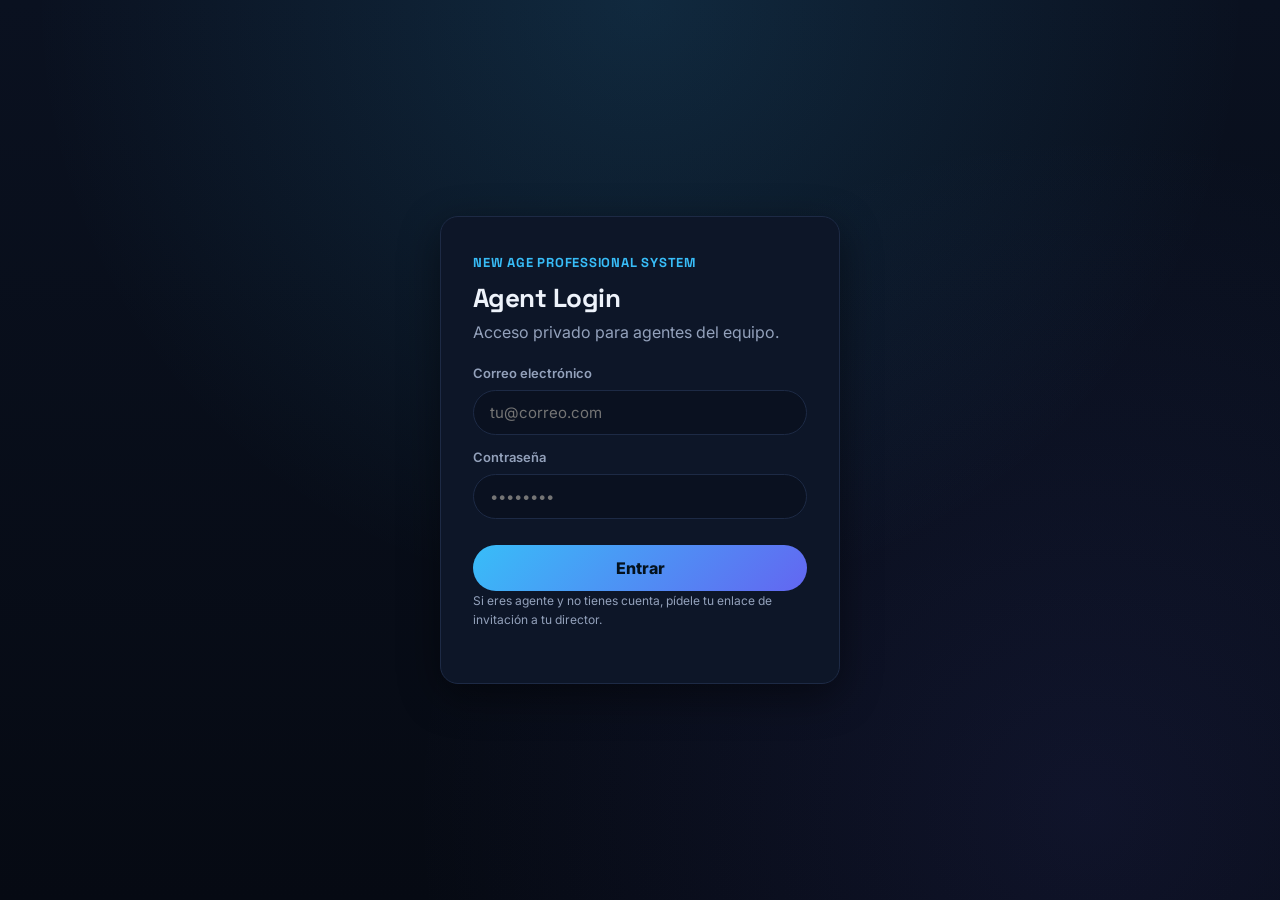
<file: portal-agentes/index.html>
<!DOCTYPE html>
<html lang="es">
<head>
<meta charset="UTF-8">
<meta name="viewport" content="width=device-width, initial-scale=1.0">
<title>Agent Login — New Age Professional System</title>
<link rel="stylesheet" href="css/estilos.css">
<script src="js/tema.js"></script>
</head>
<body>
<div class="login-wrap">
  <div class="login-card">
    <div class="brand">NEW AGE PROFESSIONAL SYSTEM</div>
    <h1>Agent Login</h1>
    <p class="muted">Acceso privado para agentes del equipo.</p>
    <div id="aviso-demo" class="aviso" style="display:none">
      Modo vista previa: usa cualquier correo y contraseña para entrar.<br>
      Con <b>admin@demo.com</b> entras como administrador.
    </div>
    <form id="form-login">
      <label>Correo electrónico
        <input type="email" id="email" required autocomplete="username" placeholder="tu@correo.com">
      </label>
      <label>Contraseña
        <input type="password" id="password" required autocomplete="current-password" placeholder="••••••••">
      </label>
      <div id="error" class="error" style="display:none"></div>
      <button type="submit" class="btn-dorado" id="btn-entrar">Entrar</button>
    </form>
    <p class="muted small">Si eres agente y no tienes cuenta, pídele tu enlace de invitación a tu director.</p>
  </div>
</div>
<script src="js/supabase.js"></script>
<script src="js/config.js"></script>
<script src="js/app.js"></script>
<script>
  if (MODO_DEMO) document.getElementById('aviso-demo').style.display = 'block';
  document.getElementById('form-login').addEventListener('submit', async (e) => {
    e.preventDefault();
    const btn = document.getElementById('btn-entrar');
    const err = document.getElementById('error');
    err.style.display = 'none';
    btn.disabled = true; btn.textContent = 'Entrando…';
    try {
      await entrar(
        document.getElementById('email').value.trim(),
        document.getElementById('password').value
      );
      window.location.href = 'panel.html';
    } catch (ex) {
      err.textContent = ex.message || 'No se pudo iniciar sesión.';
      err.style.display = 'block';
      btn.disabled = false; btn.textContent = 'Entrar';
    }
  });
</script>
</body>
</html>
</file>
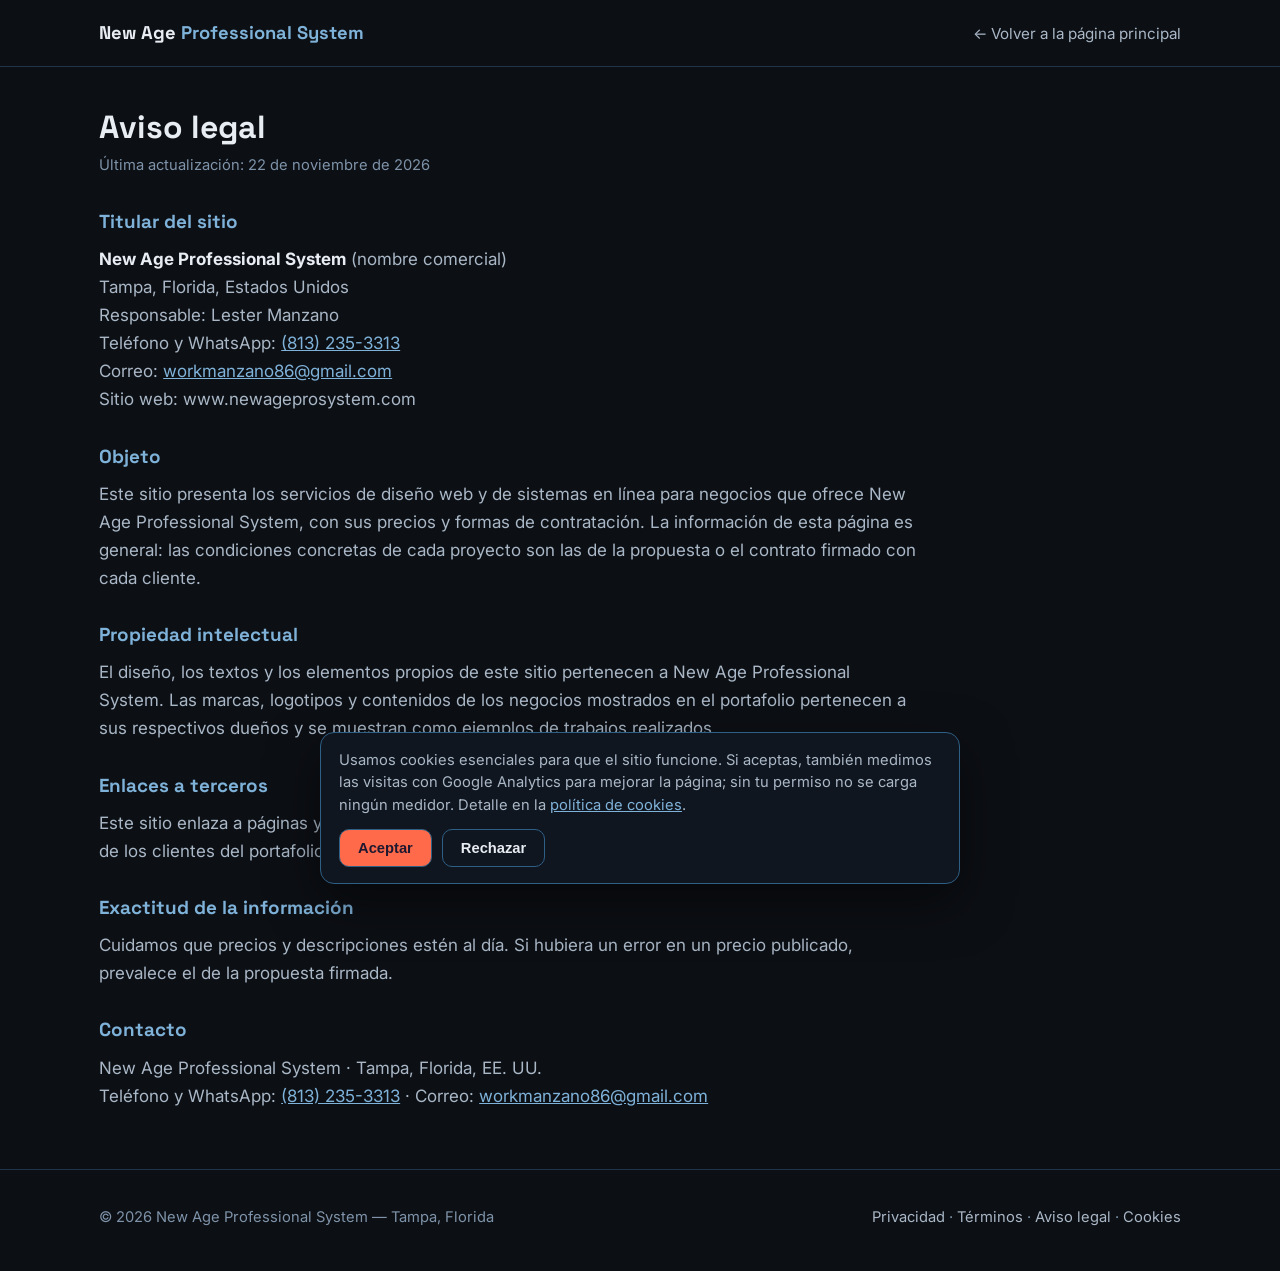
<file: aviso-legal.html>
<!DOCTYPE html>
<html lang="es">
<head>
<meta charset="UTF-8">
<meta name="viewport" content="width=device-width, initial-scale=1.0">
<title>Aviso legal — New Age Professional System</title>
<meta name="description" content="Datos del titular de www.newageprosystem.com: New Age Professional System, Tampa, Florida.">
<link rel="canonical" href="https://www.newageprosystem.com/aviso-legal.html">
<meta name="theme-color" content="#0C0F14">
<meta name="google-site-verification" content="ySdzSPqFVg7_YvhrLS-IX1MHjVZeEiv_NsdhfGu_yuA">
<meta property="og:title" content="Aviso legal — New Age Professional System">
<meta property="og:description" content="Datos del titular de www.newageprosystem.com: New Age Professional System, Tampa, Florida.">
<meta property="og:type" content="website">
<meta property="og:url" content="https://www.newageprosystem.com/aviso-legal.html">
<meta property="og:image" content="https://www.newageprosystem.com/og-image.png">
<link rel="icon" href="favicon.svg" type="image/svg+xml">
<link rel="preconnect" href="https://fonts.googleapis.com">
<link rel="preconnect" href="https://fonts.gstatic.com" crossorigin>
<link href="https://fonts.googleapis.com/css2?family=Inter:wght@400;500;600&family=Space+Grotesk:wght@500;700&display=swap" rel="stylesheet">
<style>
:root{--noche:#0C0F14;--panel:#10161F;--panel-2:#16202E;--azul:#14344D;--azul-borde:#2E5F85;--filete:#22344A;--texto:#E8EDF3;--suave:#A9B7C6;--tenue:#7E93A9;--celeste:#7FB2D9;--coral:#FF6B4A;--display:"Space Grotesk",system-ui,sans-serif;--cuerpo:"Inter",system-ui,sans-serif;--r:14px;--ancho:1120px}
*{margin:0;padding:0;box-sizing:border-box}html,body{overflow-x:clip}
body{background:var(--noche);color:var(--texto);font-family:var(--cuerpo);font-size:17px;line-height:1.65;-webkit-font-smoothing:antialiased}
.contenedor{max-width:var(--ancho);margin:0 auto;padding:0 1.2rem}
header{border-bottom:1px solid var(--filete);padding:1.1rem 0}
header .contenedor{display:flex;justify-content:space-between;align-items:center;gap:1rem;flex-wrap:wrap}
.marca{font-family:var(--display);font-weight:700;font-size:1.15rem;color:var(--texto);text-decoration:none}
.marca span{color:var(--celeste)}
header nav a{color:var(--suave);text-decoration:none;font-size:.95rem}header nav a:hover{color:var(--celeste)}
main{padding:2.6rem 0 3rem}
.doc{max-width:820px}
h1{font-family:var(--display);font-size:2rem;line-height:1.2;margin-bottom:.4rem}
.fecha{color:var(--tenue);font-size:.92rem;margin-bottom:1.8rem}
h2{font-family:var(--display);font-size:1.18rem;margin:1.7rem 0 .5rem;color:var(--celeste)}
p,li{color:var(--suave)}p{margin-bottom:.7rem}ul{margin:.2rem 0 .8rem 1.2rem}li{margin-bottom:.35rem}
strong{color:var(--texto)}a{color:var(--celeste)}
footer{border-top:1px solid var(--filete);padding:2.2rem 0 2.6rem;color:var(--tenue);font-size:.92rem}
footer .contenedor{display:flex;flex-wrap:wrap;gap:1rem;justify-content:space-between}
footer a{color:var(--suave);text-decoration:none}footer a:hover{color:var(--celeste)}
</style>
</head>
<body>
<header><div class="contenedor">
<a class="marca" href="./">New Age <span>Professional System</span></a>
<nav><a href="./">← Volver a la página principal</a></nav>
</div></header>
<main><div class="contenedor"><article class="doc">

<h1>Aviso legal</h1><p class="fecha">Última actualización: 22 de noviembre de 2026</p>
<h2>Titular del sitio</h2>
<p><strong>New Age Professional System</strong> (nombre comercial)<br>
Tampa, Florida, Estados Unidos<br>
Responsable: Lester Manzano<br>
Teléfono y WhatsApp: <a href="tel:+18132353313">(813) 235-3313</a><br>
Correo: <a href="mailto:workmanzano86@gmail.com">workmanzano86@gmail.com</a><br>
Sitio web: www.newageprosystem.com</p>
<h2>Objeto</h2>
<p>Este sitio presenta los servicios de diseño web y de sistemas en línea para negocios que ofrece New Age Professional System, con sus precios y formas de contratación. La información de esta página es general: las condiciones concretas de cada proyecto son las de la propuesta o el contrato firmado con cada cliente.</p>
<h2>Propiedad intelectual</h2>
<p>El diseño, los textos y los elementos propios de este sitio pertenecen a New Age Professional System. Las marcas, logotipos y contenidos de los negocios mostrados en el portafolio pertenecen a sus respectivos dueños y se muestran como ejemplos de trabajos realizados.</p>
<h2>Enlaces a terceros</h2>
<p>Este sitio enlaza a páginas y servicios de terceros (por ejemplo, los sistemas de la casa y las páginas de los clientes del portafolio). New Age no controla esos sitios ni responde de su contenido.</p>
<h2>Exactitud de la información</h2>
<p>Cuidamos que precios y descripciones estén al día. Si hubiera un error en un precio publicado, prevalece el de la propuesta firmada.</p>
<h2>Contacto</h2>
<p>New Age Professional System · Tampa, Florida, EE. UU.<br>
Teléfono y WhatsApp: <a href="tel:+18132353313">(813) 235-3313</a> · Correo: <a href="mailto:workmanzano86@gmail.com">workmanzano86@gmail.com</a></p>
</article></div></main>
<footer><div class="contenedor">
<span>© 2026 New Age Professional System — Tampa, Florida</span>
<span><a href="privacidad.html">Privacidad</a> · <a href="terminos.html">Términos</a> · <a href="aviso-legal.html">Aviso legal</a> · <a href="cookies.html">Cookies</a></span>
</div></footer>
<!-- Consentimiento + Google Analytics (solo carga tras Aceptar) -->
<style>
#aviso-cookies{position:fixed;left:16px;right:16px;bottom:16px;z-index:90;max-width:640px;margin:0 auto;background:#10161F;border:1px solid #2E5F85;border-radius:14px;padding:16px 18px;box-shadow:0 18px 50px rgba(0,0,0,.5);color:#E8EDF3;font-family:Inter,system-ui,sans-serif}
#aviso-cookies p{margin:0 0 12px;font-size:.92rem;line-height:1.55;color:#A9B7C6}
#aviso-cookies a{color:#7FB2D9}
#aviso-cookies .fila{display:flex;gap:10px;flex-wrap:wrap}
#aviso-cookies button{cursor:pointer;border-radius:10px;padding:10px 18px;font-weight:700;font-size:.92rem;border:1px solid #2E5F85}
#btn-aceptar-cookies{background:#FF6B4A;border-color:#FF6B4A;color:#1E1830}
#btn-rechazar-cookies{background:transparent;color:#E8EDF3}
</style>
<div id="aviso-cookies" hidden>
  <p>Usamos cookies esenciales para que el sitio funcione. Si aceptas, también medimos las visitas con Google Analytics para mejorar la página; sin tu permiso no se carga ningún medidor. Detalle en la <a href="cookies.html">política de cookies</a>.</p>
  <div class="fila">
    <button id="btn-aceptar-cookies" type="button">Aceptar</button>
    <button id="btn-rechazar-cookies" type="button">Rechazar</button>
  </div>
</div>
<script>
(function(){
  var ID='G-JN093ELMSD', clave='na-consentimiento', eleccion=null;
  try{ eleccion=localStorage.getItem(clave); }catch(e){}
  function cargarGA(){
    if(window.__gaCargado) return; window.__gaCargado=true;
    var s=document.createElement('script'); s.async=true;
    s.src='https://www.googletagmanager.com/gtag/js?id='+ID;
    document.head.appendChild(s);
    window.dataLayer=window.dataLayer||[];
    function gtag(){ dataLayer.push(arguments); }
    window.gtag=gtag; gtag('js', new Date()); gtag('config', ID);
  }
  if(eleccion==='si'){ cargarGA(); return; }
  if(eleccion==='no'){ return; }
  var aviso=document.getElementById('aviso-cookies');
  aviso.hidden=false;
  document.getElementById('btn-aceptar-cookies').addEventListener('click', function(){
    try{ localStorage.setItem(clave,'si'); }catch(e){}
    aviso.hidden=true; cargarGA();
  });
  document.getElementById('btn-rechazar-cookies').addEventListener('click', function(){
    try{ localStorage.setItem(clave,'no'); }catch(e){}
    aviso.hidden=true;
  });
})();
</script>
</body></html>
</file>
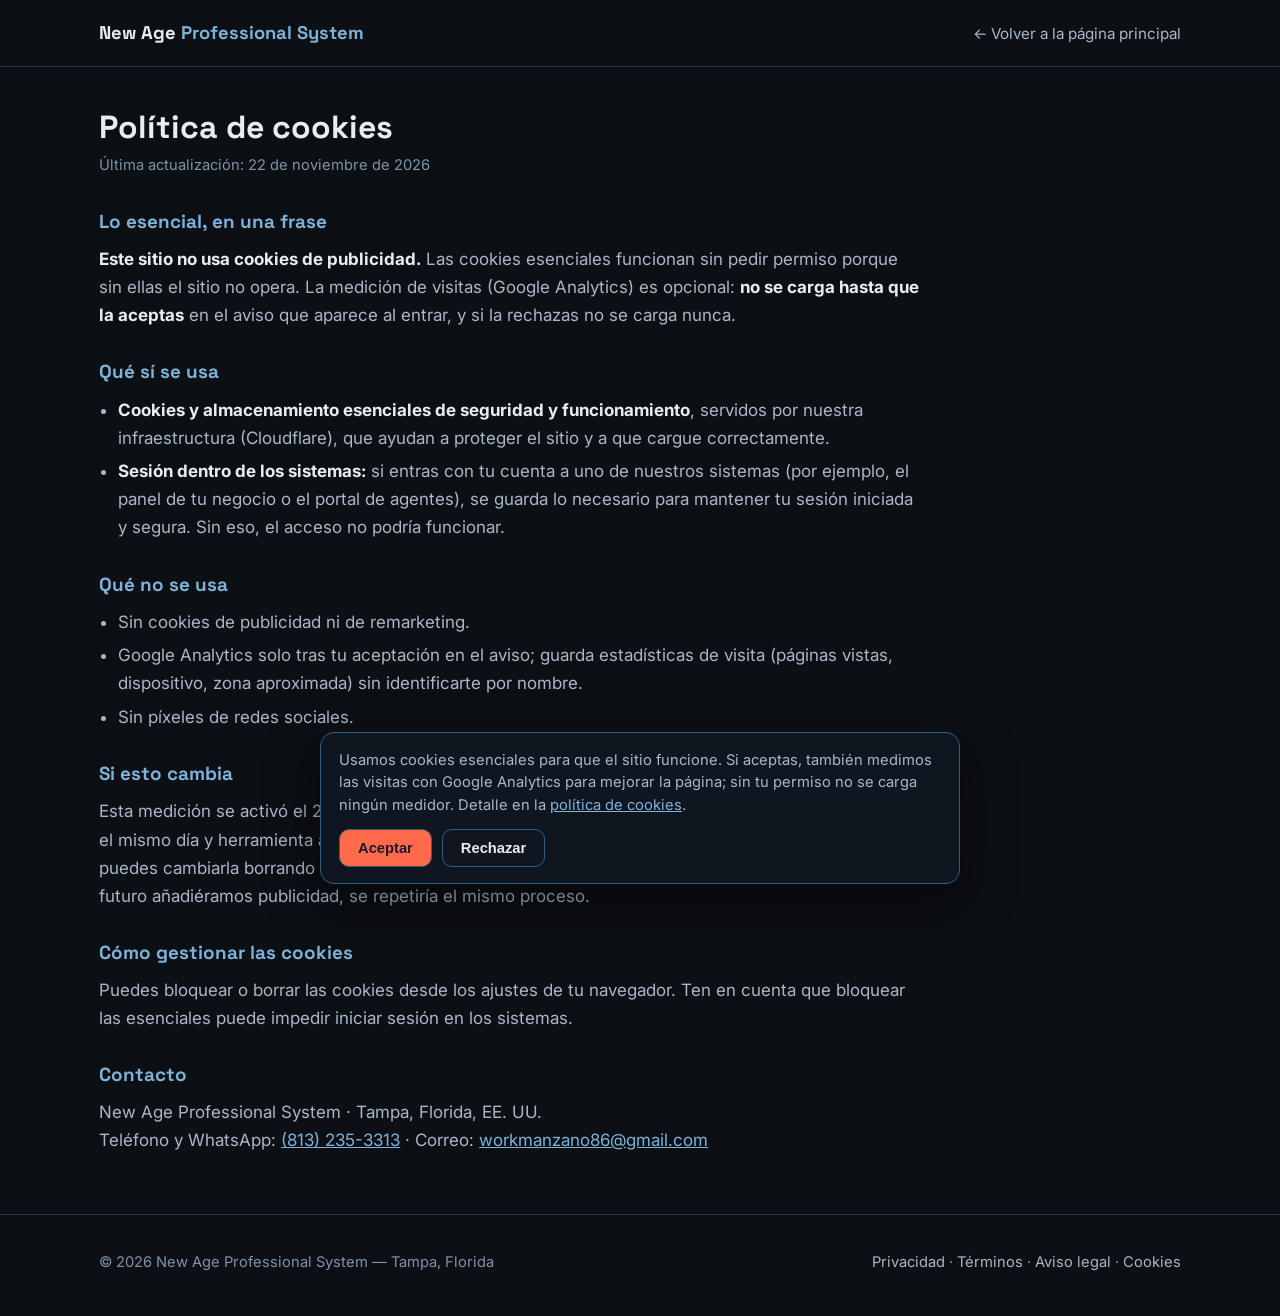
<file: cookies.html>
<!DOCTYPE html>
<html lang="es">
<head>
<meta charset="UTF-8">
<meta name="viewport" content="width=device-width, initial-scale=1.0">
<title>Política de cookies — New Age Professional System</title>
<meta name="description" content="Qué cookies usa — y cuáles no usa — el sitio de New Age Professional System.">
<link rel="canonical" href="https://www.newageprosystem.com/cookies.html">
<meta name="theme-color" content="#0C0F14">
<meta name="google-site-verification" content="ySdzSPqFVg7_YvhrLS-IX1MHjVZeEiv_NsdhfGu_yuA">
<meta property="og:title" content="Política de cookies — New Age Professional System">
<meta property="og:description" content="Qué cookies usa — y cuáles no usa — el sitio de New Age Professional System.">
<meta property="og:type" content="website">
<meta property="og:url" content="https://www.newageprosystem.com/cookies.html">
<meta property="og:image" content="https://www.newageprosystem.com/og-image.png">
<link rel="icon" href="favicon.svg" type="image/svg+xml">
<link rel="preconnect" href="https://fonts.googleapis.com">
<link rel="preconnect" href="https://fonts.gstatic.com" crossorigin>
<link href="https://fonts.googleapis.com/css2?family=Inter:wght@400;500;600&family=Space+Grotesk:wght@500;700&display=swap" rel="stylesheet">
<style>
:root{--noche:#0C0F14;--panel:#10161F;--panel-2:#16202E;--azul:#14344D;--azul-borde:#2E5F85;--filete:#22344A;--texto:#E8EDF3;--suave:#A9B7C6;--tenue:#7E93A9;--celeste:#7FB2D9;--coral:#FF6B4A;--display:"Space Grotesk",system-ui,sans-serif;--cuerpo:"Inter",system-ui,sans-serif;--r:14px;--ancho:1120px}
*{margin:0;padding:0;box-sizing:border-box}html,body{overflow-x:clip}
body{background:var(--noche);color:var(--texto);font-family:var(--cuerpo);font-size:17px;line-height:1.65;-webkit-font-smoothing:antialiased}
.contenedor{max-width:var(--ancho);margin:0 auto;padding:0 1.2rem}
header{border-bottom:1px solid var(--filete);padding:1.1rem 0}
header .contenedor{display:flex;justify-content:space-between;align-items:center;gap:1rem;flex-wrap:wrap}
.marca{font-family:var(--display);font-weight:700;font-size:1.15rem;color:var(--texto);text-decoration:none}
.marca span{color:var(--celeste)}
header nav a{color:var(--suave);text-decoration:none;font-size:.95rem}header nav a:hover{color:var(--celeste)}
main{padding:2.6rem 0 3rem}
.doc{max-width:820px}
h1{font-family:var(--display);font-size:2rem;line-height:1.2;margin-bottom:.4rem}
.fecha{color:var(--tenue);font-size:.92rem;margin-bottom:1.8rem}
h2{font-family:var(--display);font-size:1.18rem;margin:1.7rem 0 .5rem;color:var(--celeste)}
p,li{color:var(--suave)}p{margin-bottom:.7rem}ul{margin:.2rem 0 .8rem 1.2rem}li{margin-bottom:.35rem}
strong{color:var(--texto)}a{color:var(--celeste)}
footer{border-top:1px solid var(--filete);padding:2.2rem 0 2.6rem;color:var(--tenue);font-size:.92rem}
footer .contenedor{display:flex;flex-wrap:wrap;gap:1rem;justify-content:space-between}
footer a{color:var(--suave);text-decoration:none}footer a:hover{color:var(--celeste)}
</style>
</head>
<body>
<header><div class="contenedor">
<a class="marca" href="./">New Age <span>Professional System</span></a>
<nav><a href="./">← Volver a la página principal</a></nav>
</div></header>
<main><div class="contenedor"><article class="doc">

<h1>Política de cookies</h1><p class="fecha">Última actualización: 22 de noviembre de 2026</p>
<h2>Lo esencial, en una frase</h2>
<p><strong>Este sitio no usa cookies de publicidad.</strong> Las cookies esenciales funcionan sin pedir permiso porque sin ellas el sitio no opera. La medición de visitas (Google Analytics) es opcional: <strong>no se carga hasta que la aceptas</strong> en el aviso que aparece al entrar, y si la rechazas no se carga nunca.</p>
<h2>Qué sí se usa</h2>
<ul>
<li><strong>Cookies y almacenamiento esenciales de seguridad y funcionamiento</strong>, servidos por nuestra infraestructura (Cloudflare), que ayudan a proteger el sitio y a que cargue correctamente.</li>
<li><strong>Sesión dentro de los sistemas:</strong> si entras con tu cuenta a uno de nuestros sistemas (por ejemplo, el panel de tu negocio o el portal de agentes), se guarda lo necesario para mantener tu sesión iniciada y segura. Sin eso, el acceso no podría funcionar.</li>
</ul>
<h2>Qué no se usa</h2>
<ul>
<li>Sin cookies de publicidad ni de remarketing.</li>
<li>Google Analytics solo tras tu aceptación en el aviso; guarda estadísticas de visita (páginas vistas, dispositivo, zona aproximada) sin identificarte por nombre.</li>
<li>Sin píxeles de redes sociales.</li>
</ul>
<h2>Si esto cambia</h2>
<p>Esta medición se activó el 22 de noviembre de 2026 cumpliendo lo aquí prometido: política actualizada el mismo día y herramienta activa <strong>solo con tu consentimiento</strong>. Tu elección se guarda en tu navegador; puedes cambiarla borrando los datos del sitio en tu navegador, y el aviso volverá a aparecer. Si en el futuro añadiéramos publicidad, se repetiría el mismo proceso.</p>
<h2>Cómo gestionar las cookies</h2>
<p>Puedes bloquear o borrar las cookies desde los ajustes de tu navegador. Ten en cuenta que bloquear las esenciales puede impedir iniciar sesión en los sistemas.</p>
<h2>Contacto</h2>
<p>New Age Professional System · Tampa, Florida, EE. UU.<br>
Teléfono y WhatsApp: <a href="tel:+18132353313">(813) 235-3313</a> · Correo: <a href="mailto:workmanzano86@gmail.com">workmanzano86@gmail.com</a></p>
</article></div></main>
<footer><div class="contenedor">
<span>© 2026 New Age Professional System — Tampa, Florida</span>
<span><a href="privacidad.html">Privacidad</a> · <a href="terminos.html">Términos</a> · <a href="aviso-legal.html">Aviso legal</a> · <a href="cookies.html">Cookies</a></span>
</div></footer>
<!-- Consentimiento + Google Analytics (solo carga tras Aceptar) -->
<style>
#aviso-cookies{position:fixed;left:16px;right:16px;bottom:16px;z-index:90;max-width:640px;margin:0 auto;background:#10161F;border:1px solid #2E5F85;border-radius:14px;padding:16px 18px;box-shadow:0 18px 50px rgba(0,0,0,.5);color:#E8EDF3;font-family:Inter,system-ui,sans-serif}
#aviso-cookies p{margin:0 0 12px;font-size:.92rem;line-height:1.55;color:#A9B7C6}
#aviso-cookies a{color:#7FB2D9}
#aviso-cookies .fila{display:flex;gap:10px;flex-wrap:wrap}
#aviso-cookies button{cursor:pointer;border-radius:10px;padding:10px 18px;font-weight:700;font-size:.92rem;border:1px solid #2E5F85}
#btn-aceptar-cookies{background:#FF6B4A;border-color:#FF6B4A;color:#1E1830}
#btn-rechazar-cookies{background:transparent;color:#E8EDF3}
</style>
<div id="aviso-cookies" hidden>
  <p>Usamos cookies esenciales para que el sitio funcione. Si aceptas, también medimos las visitas con Google Analytics para mejorar la página; sin tu permiso no se carga ningún medidor. Detalle en la <a href="cookies.html">política de cookies</a>.</p>
  <div class="fila">
    <button id="btn-aceptar-cookies" type="button">Aceptar</button>
    <button id="btn-rechazar-cookies" type="button">Rechazar</button>
  </div>
</div>
<script>
(function(){
  var ID='G-JN093ELMSD', clave='na-consentimiento', eleccion=null;
  try{ eleccion=localStorage.getItem(clave); }catch(e){}
  function cargarGA(){
    if(window.__gaCargado) return; window.__gaCargado=true;
    var s=document.createElement('script'); s.async=true;
    s.src='https://www.googletagmanager.com/gtag/js?id='+ID;
    document.head.appendChild(s);
    window.dataLayer=window.dataLayer||[];
    function gtag(){ dataLayer.push(arguments); }
    window.gtag=gtag; gtag('js', new Date()); gtag('config', ID);
  }
  if(eleccion==='si'){ cargarGA(); return; }
  if(eleccion==='no'){ return; }
  var aviso=document.getElementById('aviso-cookies');
  aviso.hidden=false;
  document.getElementById('btn-aceptar-cookies').addEventListener('click', function(){
    try{ localStorage.setItem(clave,'si'); }catch(e){}
    aviso.hidden=true; cargarGA();
  });
  document.getElementById('btn-rechazar-cookies').addEventListener('click', function(){
    try{ localStorage.setItem(clave,'no'); }catch(e){}
    aviso.hidden=true;
  });
})();
</script>
</body></html>
</file>
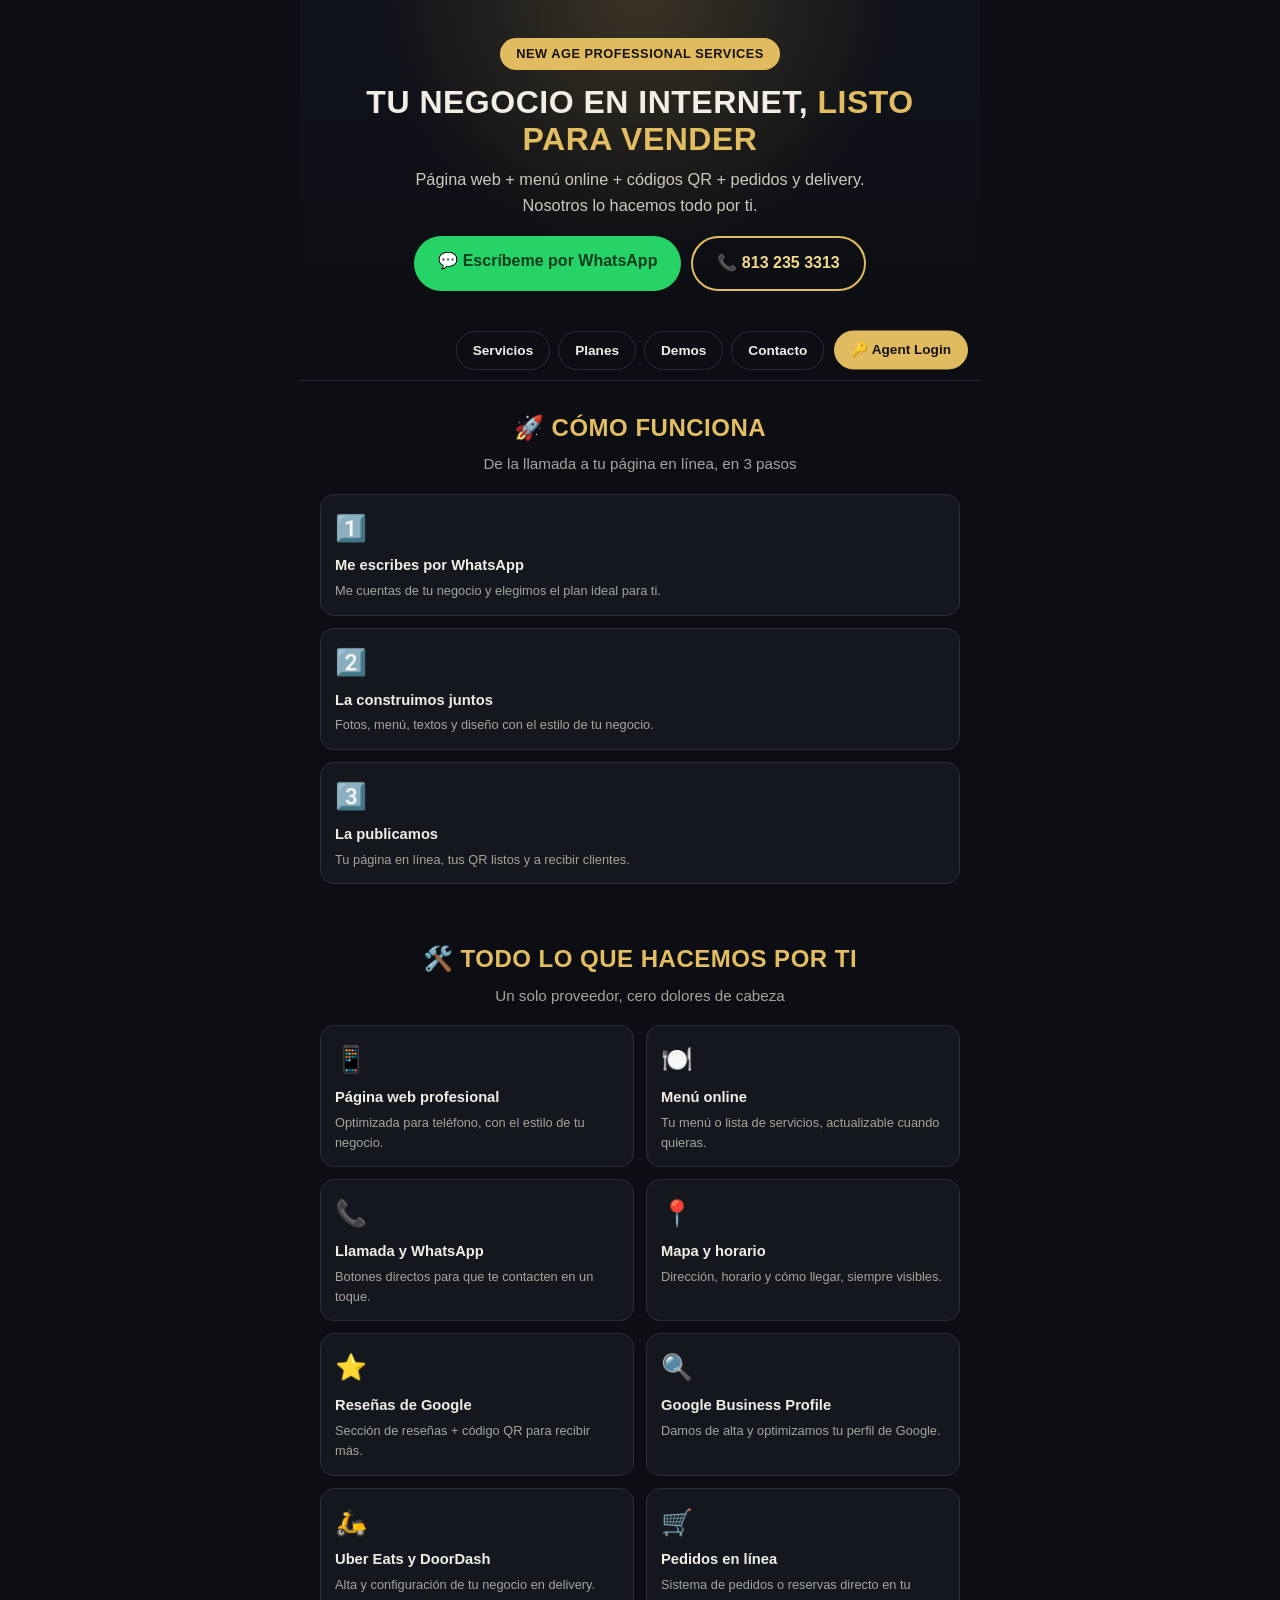
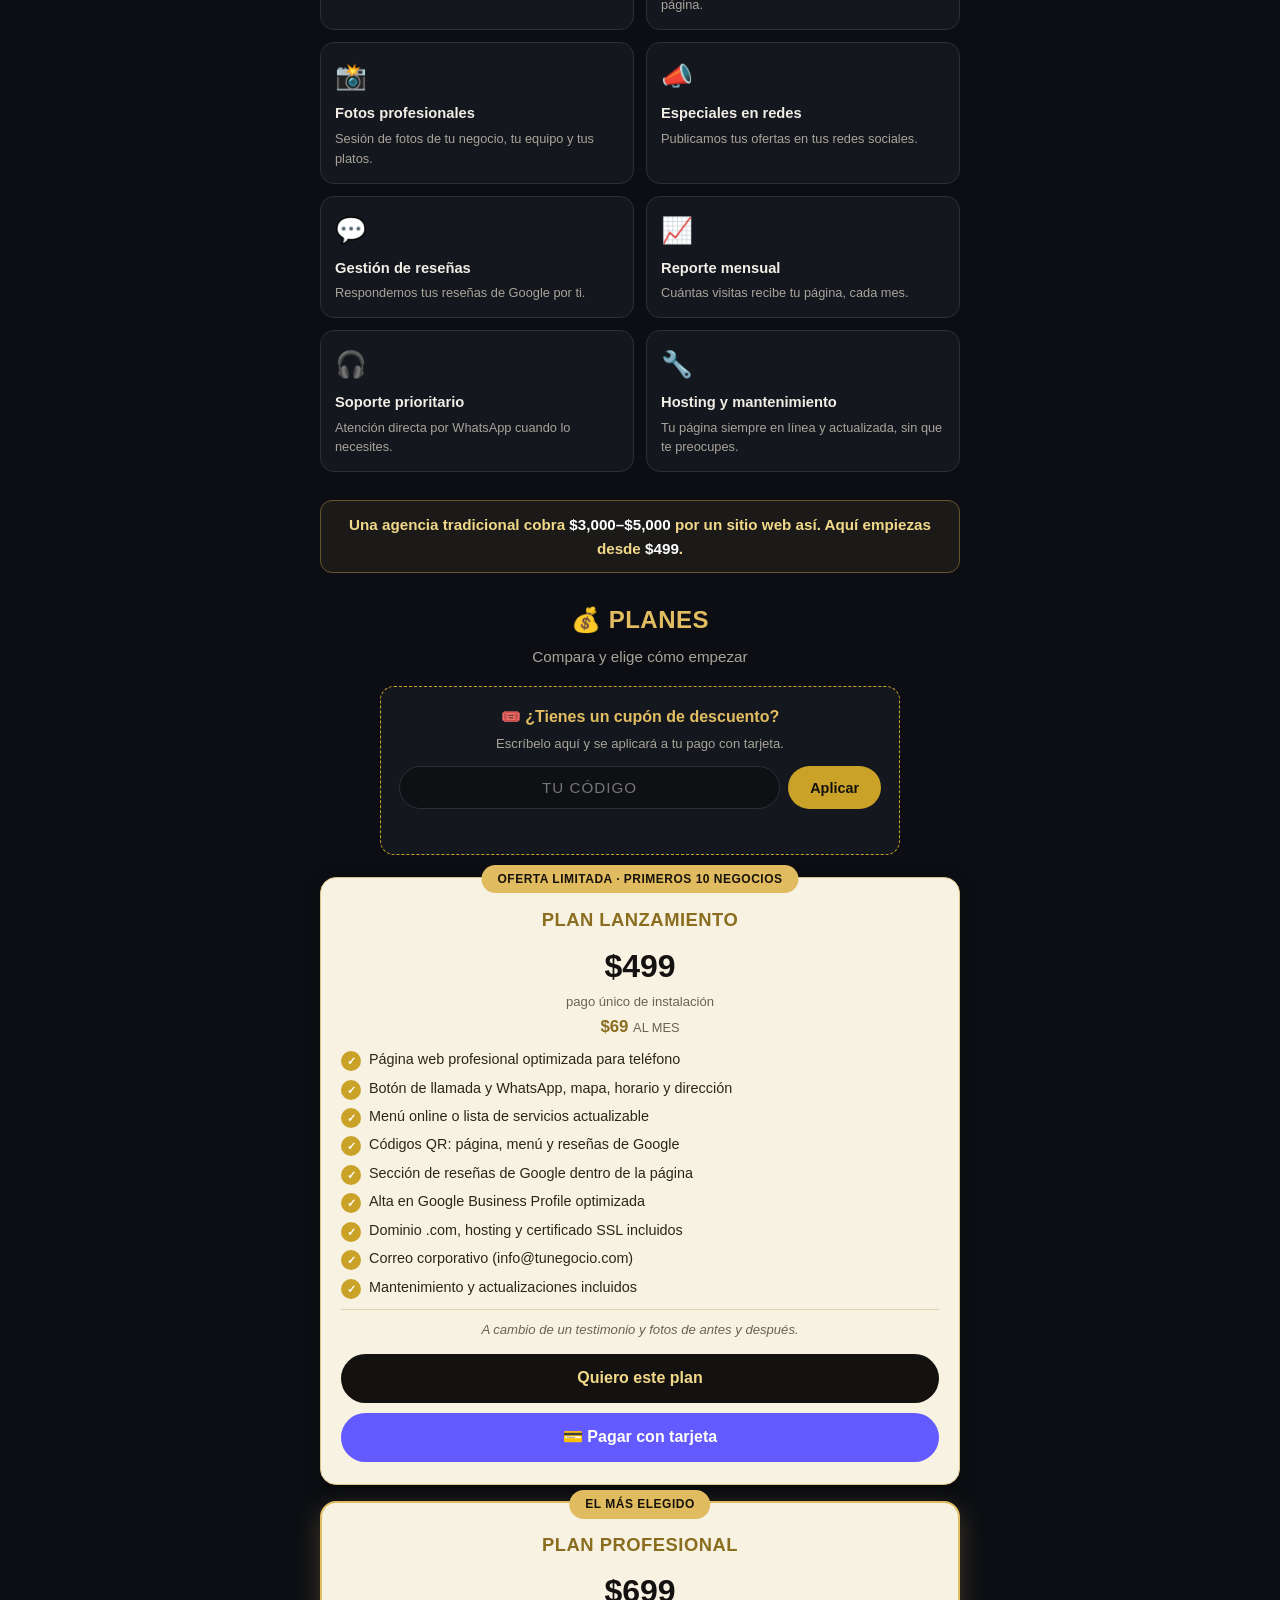
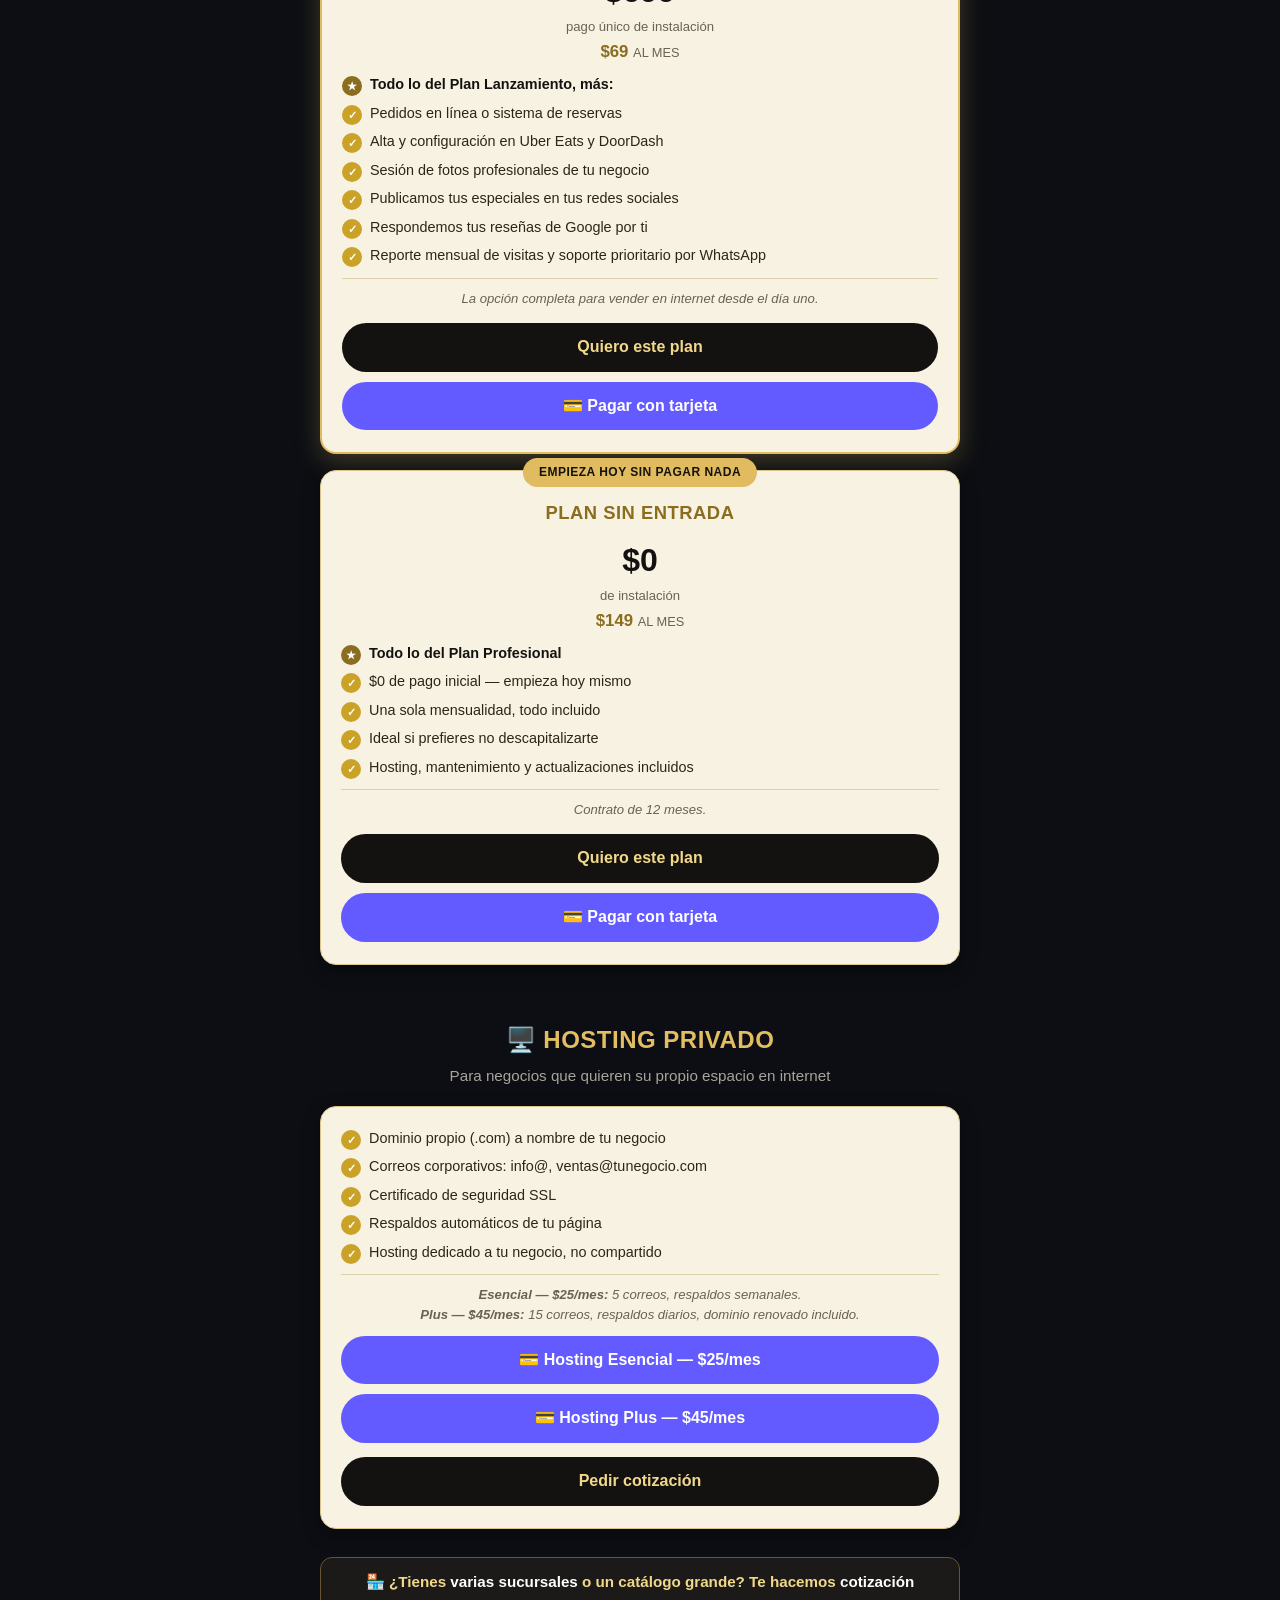
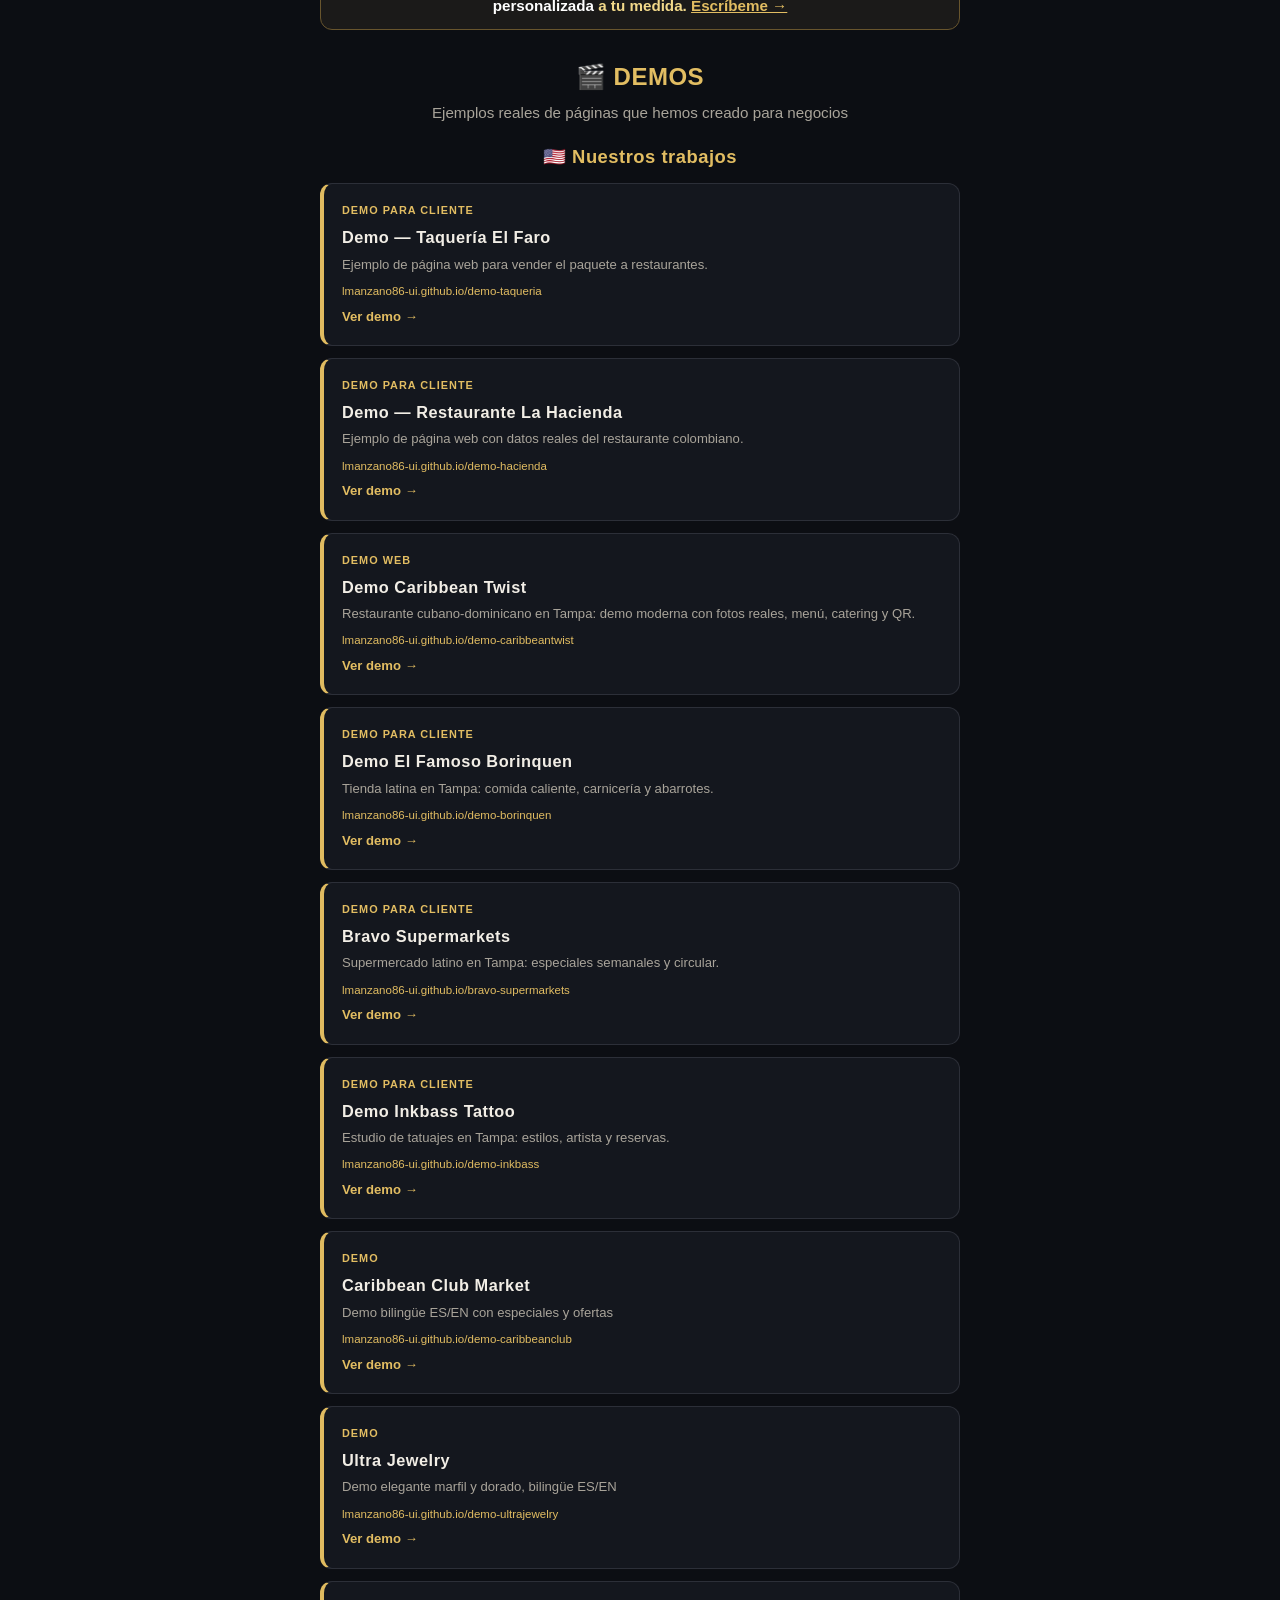
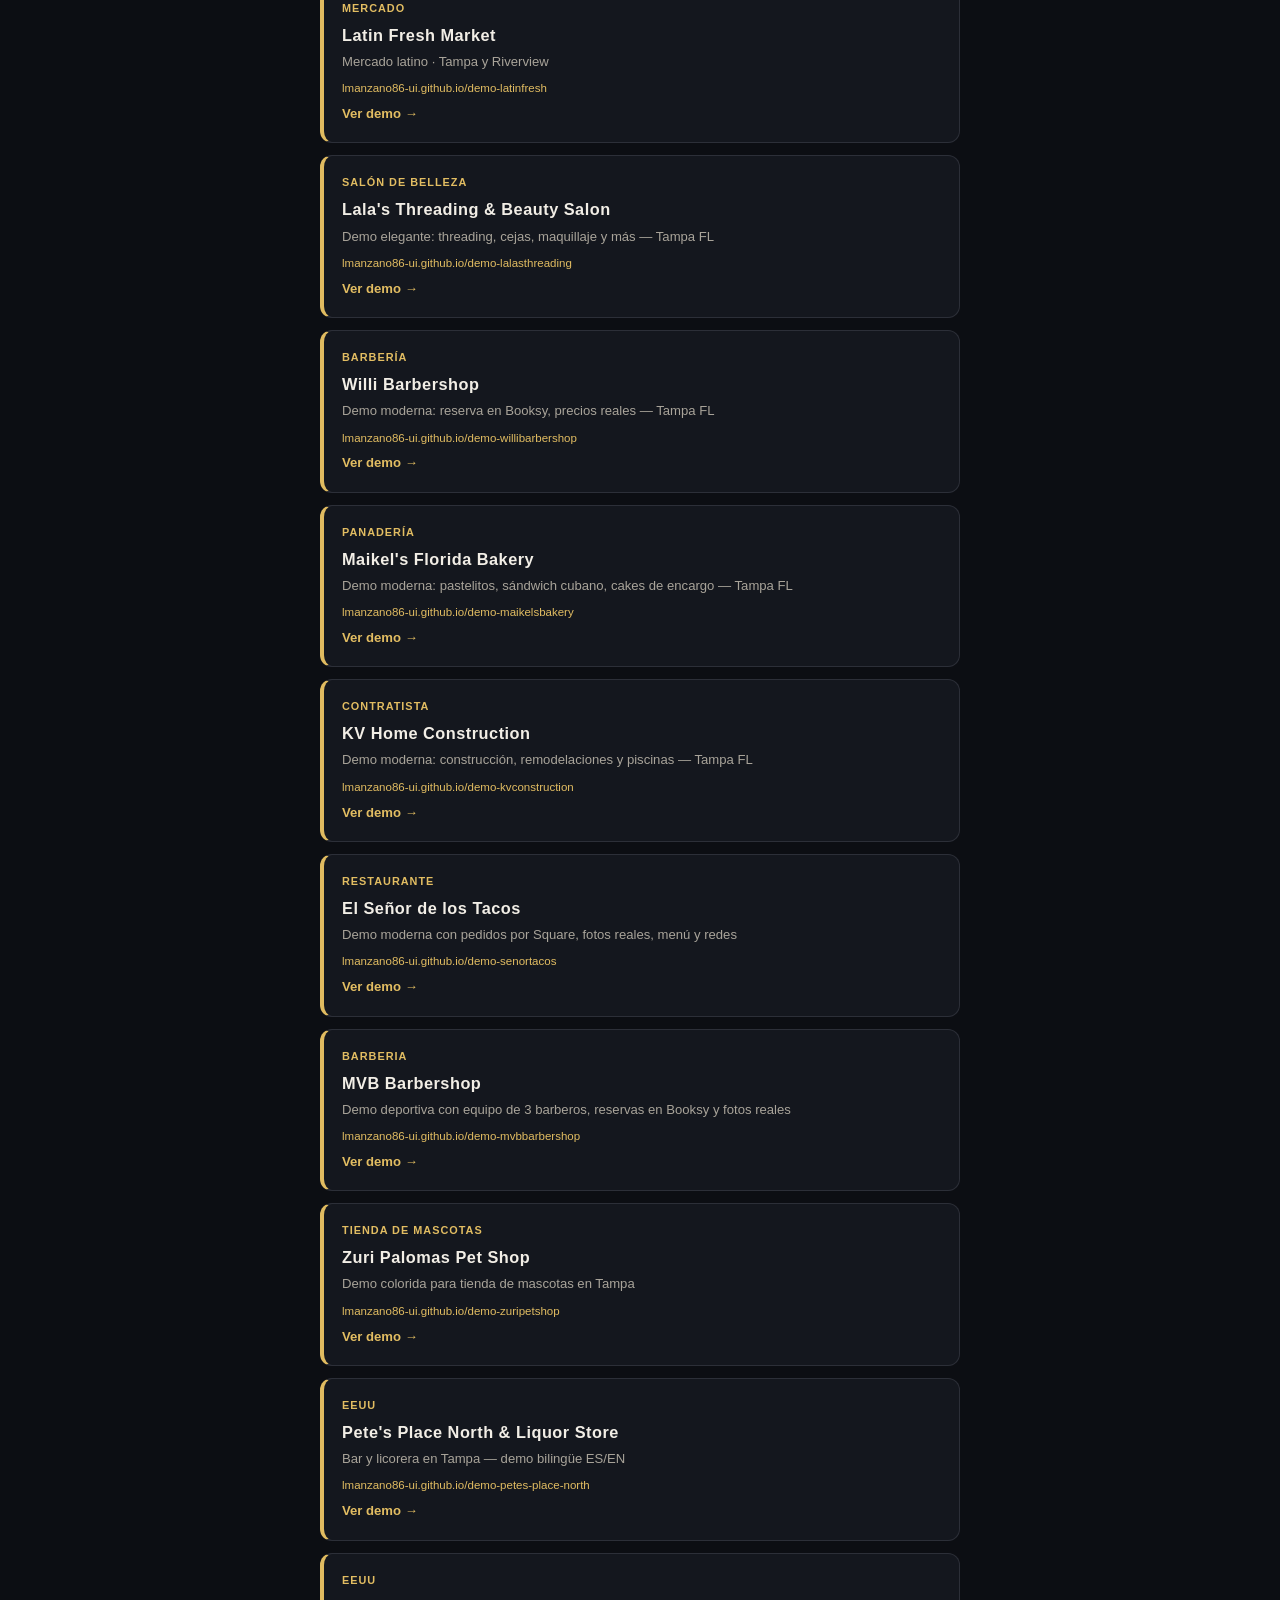
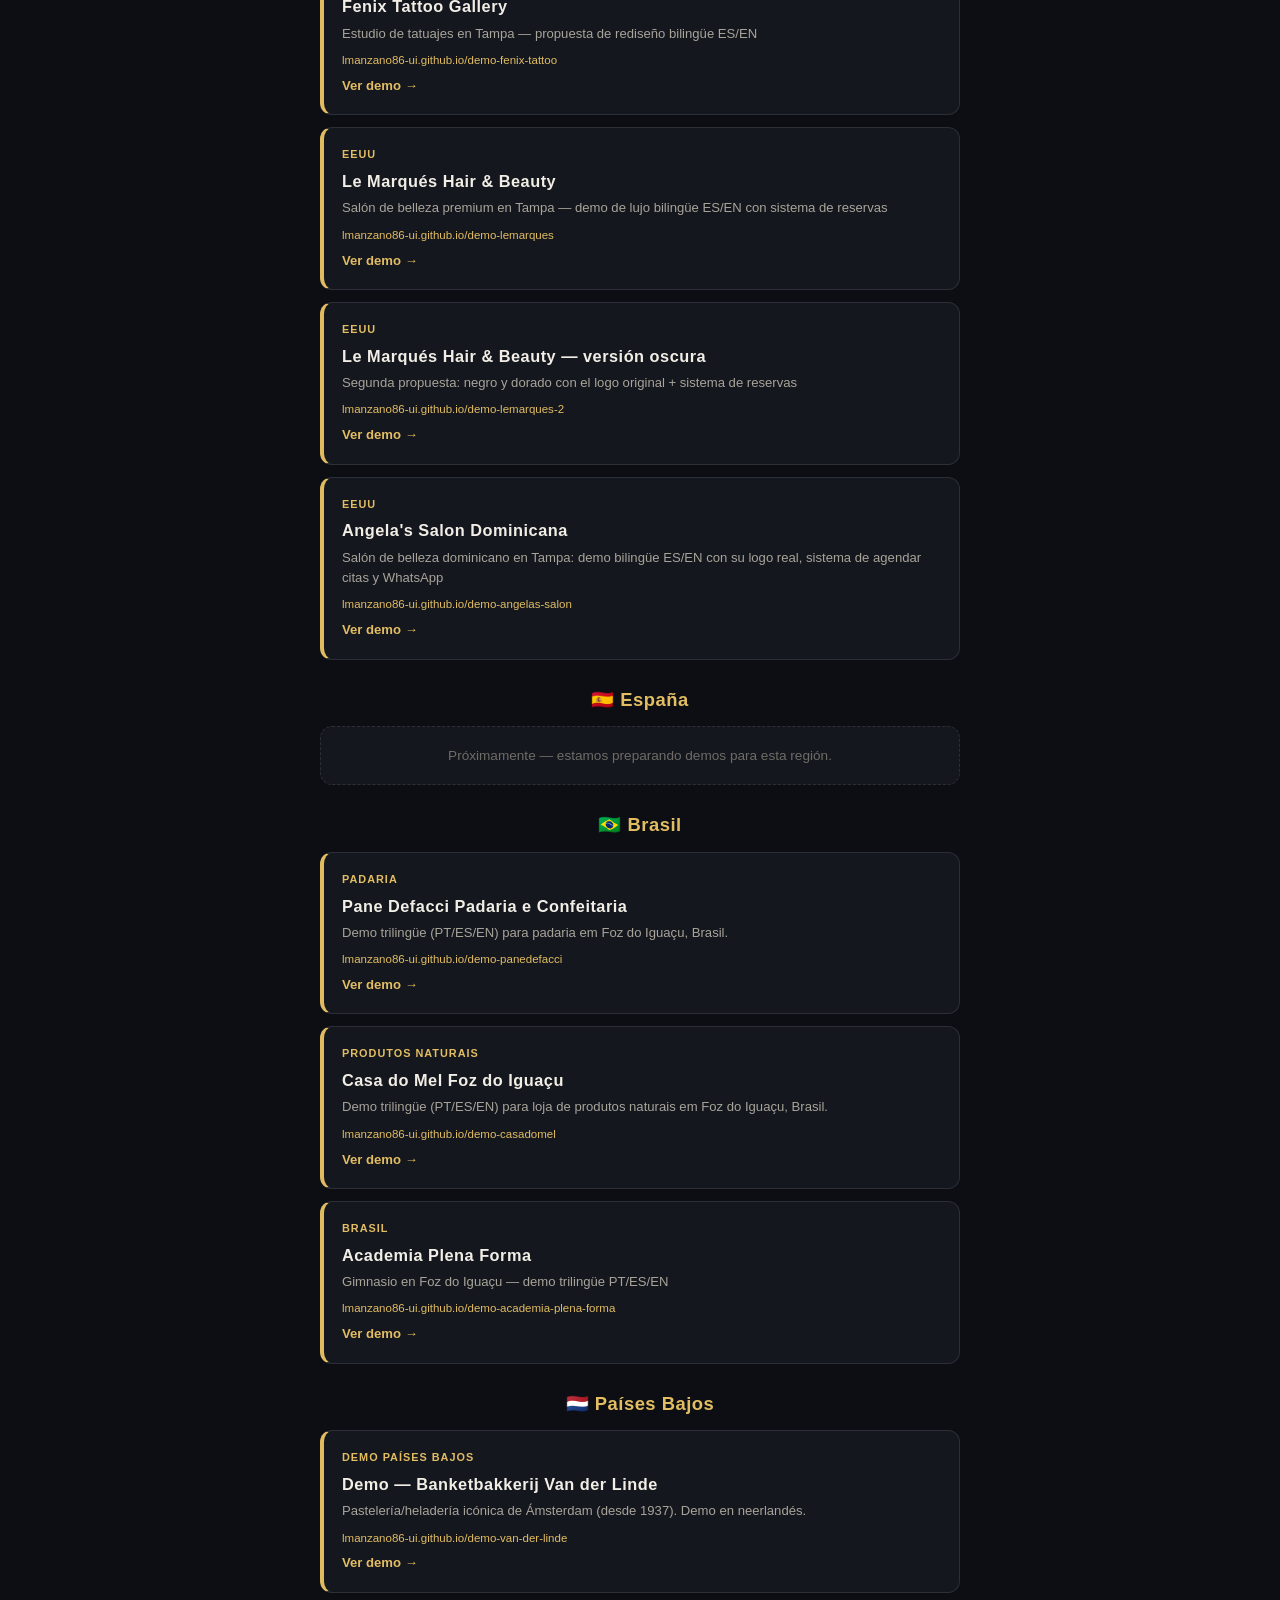
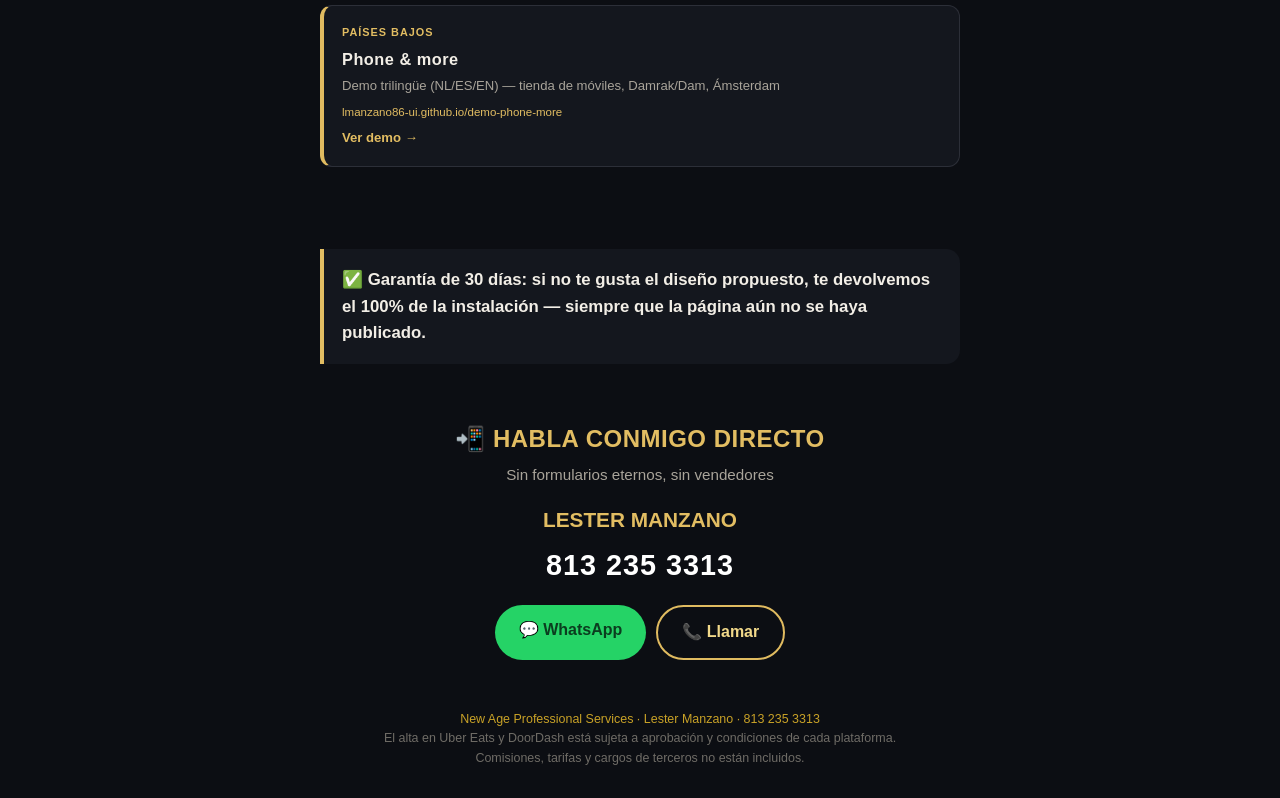
<file: panel-paginasweb-index.html>
<!DOCTYPE html>
<html lang="es">
<head>
<meta charset="UTF-8">
<meta name="viewport" content="width=device-width, initial-scale=1.0">
<title>New Age Professional Services — Páginas web para negocios</title>
<style>
  * { margin:0; padding:0; box-sizing:border-box; }
  body { font-family:'Segoe UI', Arial, sans-serif; background:#0c0e13; color:#f2eee6; line-height:1.55; }
  .wrap { max-width:680px; margin:0 auto; }
  nav.topnav { position:sticky; top:0; z-index:50; background:#0c0e13; border-bottom:1px solid #2c2f38;
    display:flex; justify-content:center; gap:8px; padding:10px 12px; flex-wrap:wrap; }
  nav.topnav a { color:#f2eee6; text-decoration:none; font-size:.85rem; font-weight:700;
    padding:8px 16px; border-radius:20px; border:1px solid #2c2f38; }
  nav.topnav a:hover { border-color:#e0bb60; color:#e2bd62; }
  nav.topnav a.agent-login { position:absolute; right:12px; top:50%; transform:translateY(-50%);
    background:#e0bb60; color:#17130a; border-color:#e0bb60; }
  nav.topnav a.agent-login:hover { background:#e2bd62; color:#17130a; }
  @media (max-width:560px) { nav.topnav a.agent-login { position:static; transform:none; } }
  section { scroll-margin-top:60px; }
  header.hero { text-align:center; padding:38px 20px 30px;
    background:radial-gradient(circle at 50% 0%, rgba(208,165,75,.22), transparent 55%), linear-gradient(180deg,#10131a,#0c0e13); }
  .badge { display:inline-block; background:#e0bb60; color:#17130a; font-weight:800; font-size:.8rem;
    border-radius:99px; padding:6px 16px; letter-spacing:.5px; margin-bottom:14px; }
  header.hero h1 { font-size:2rem; line-height:1.15; letter-spacing:.5px; }
  header.hero h1 .gold { color:#e2bd62; }
  header.hero .sub { margin-top:10px; color:#cfc9bc; font-size:1.02rem; }
  .btns { display:flex; gap:10px; justify-content:center; flex-wrap:wrap; margin-top:18px; }
  .btn { display:inline-block; padding:13px 24px; border-radius:30px; text-decoration:none; font-weight:800; font-size:1rem; }
  .btn.wa { background:#25d366; color:#0b3d1f; }
  .btn.call { background:transparent; color:#f2d98a; border:2px solid #e0bb60; }
  section { padding:28px 20px; }
  section h2 { color:#e2bd62; font-size:1.5rem; margin-bottom:6px; text-align:center; letter-spacing:.5px; }
  section .lede { text-align:center; color:#a9a49a; margin-bottom:18px; font-size:.95rem; }
  .servs { display:grid; grid-template-columns:1fr 1fr; gap:12px; }
  .srv { background:#14171e; border:1px solid #2c2f38; border-radius:14px; padding:14px; }
  .srv .ic { font-size:1.6rem; }
  .srv h3 { font-size:.92rem; margin:6px 0 4px; color:#f2eee6; }
  .srv p { font-size:.8rem; color:#a9a49a; }
  .plans { display:grid; gap:16px; }
  .plan { background:#f8f2e3; color:#211d13; border-radius:16px; padding:22px 20px; position:relative;
    border:1px solid #d9c48a; box-shadow:0 6px 18px rgba(0,0,0,.35); }
  .plan.featured { border:2.5px solid #e0bb60; box-shadow:0 8px 26px rgba(224,187,96,.25); }
  .plan .ribbon { position:absolute; top:-13px; left:50%; transform:translateX(-50%); background:#e0bb60;
    color:#17130a; font-size:.75rem; font-weight:800; letter-spacing:.5px; border-radius:99px;
    padding:5px 16px; white-space:nowrap; }
  .plan h3 { text-align:center; color:#8a6d1f; font-size:1.15rem; letter-spacing:.5px; margin-top:6px; }
  .plan .price { text-align:center; margin:8px 0 2px; }
  .plan .price strong { font-size:2rem; color:#141210; }
  .plan .price span { display:block; font-size:.82rem; color:#6b6250; }
  .plan .per { text-align:center; font-size:1.05rem; font-weight:800; color:#8a6d1f; margin-bottom:10px; }
  .plan .per small { font-size:.8rem; font-weight:400; color:#6b6250; }
  .plan ul { list-style:none; margin:0; padding:0; }
  .plan li { position:relative; padding-left:28px; font-size:.9rem; color:#2b2718; margin-bottom:9px; line-height:1.35; }
  .plan li .ic { position:absolute; left:0; top:1px; width:20px; height:20px; border-radius:50%;
    background:#c9a227; color:#fff; font-size:11px; text-align:center; line-height:20px; font-weight:700; }
  .plan li.star { font-weight:700; color:#141210; }
  .plan li.star .ic { background:#8a6d1f; }
  .plan .note { margin-top:12px; border-top:1px solid #ddd0ac; padding-top:10px; text-align:center;
    font-size:.82rem; color:#6b6250; font-style:italic; }
  .plan .cta { display:block; text-align:center; margin-top:14px; background:#141210; color:#f2d98a;
    text-decoration:none; font-weight:800; border-radius:30px; padding:12px; }
  .plan .pay { display:block; text-align:center; margin-top:10px; background:#635bff; color:#fff;
    text-decoration:none; font-weight:800; border-radius:30px; padding:12px; }
  .anchor { text-align:center; font-size:.95rem; color:#f2d98a; font-weight:700; border:1px solid #68552d;
    border-radius:12px; padding:12px 16px; background:rgba(224,187,96,.07); margin:0 20px; }
  .anchor span { color:#fff; }
  .coupon-box { max-width:520px; margin:0 auto 22px; background:#14171e; border:1px dashed #c9a227;
    border-radius:14px; padding:18px; text-align:center; }
  .coupon-box h3 { color:#e2bd62; font-size:1rem; margin-bottom:4px; }
  .coupon-box p { font-size:.82rem; color:#a9a49a; margin-bottom:12px; }
  .coupon-row { display:flex; gap:8px; }
  .coupon-row input { flex:1; padding:12px 14px; border-radius:30px; border:1px solid #2c2f38;
    background:#0e1013; color:#fff; font-size:.95rem; text-transform:uppercase; text-align:center;
    letter-spacing:1px; }
  .coupon-row input:focus { outline:none; border-color:#c9a227; }
  .coupon-row button { padding:12px 22px; border-radius:30px; border:none; background:#c9a227; color:#141210;
    font-weight:800; font-size:.9rem; cursor:pointer; }
  .coupon-msg { margin-top:10px; font-size:.85rem; font-weight:700; min-height:1.2em; }
  .coupon-msg.ok { color:#7dd87d; }
  .coupon-msg.err { color:#ff8a8a; }
  .coupon-remove { display:none; margin-top:8px; background:none; border:none; color:#a9a49a;
    font-size:.78rem; text-decoration:underline; cursor:pointer; }
  .demos { display:grid; grid-template-columns:1fr 1fr; gap:12px; }
  .demo { background:#14171e; border:1px solid #2c2f38; border-radius:14px; padding:16px; text-decoration:none; color:#f2eee6; }
  .demo h3 { font-size:.95rem; color:#e2bd62; margin-bottom:4px; }
  .demo p { font-size:.8rem; color:#a9a49a; }
  .demo .go { font-size:.8rem; color:#e2bd62; font-weight:700; margin-top:6px; display:block; }
  .garant { background:#14171e; border-left:4px solid #e2bd62; border-radius:0 14px 14px 0; padding:18px; font-size:1.05rem; font-weight:700; }
  .contacto { text-align:center; }
  .contacto .name { font-size:1.3rem; font-weight:800; color:#e2bd62; }
  .contacto .phone { font-size:1.8rem; font-weight:800; letter-spacing:1px; margin:6px 0 14px; }
  .contacto .phone a { color:#fff; text-decoration:none; }
  .demos-sec { margin-bottom:26px; }
  .demos-sec h3 { text-align:center; color:#e2bd62; font-size:1.15rem; margin-bottom:12px; letter-spacing:.5px; }
  .demo-card { display:block; background:#14171e; border:1px solid #2c2f38; border-left:4px solid #e0bb60;
    border-radius:12px; padding:18px; text-decoration:none; color:#f2eee6; margin-bottom:12px; }
  .demo-card:hover { border-color:#e0bb60; }
  .demo-card .tag { font-size:.68rem; font-weight:800; letter-spacing:1px; color:#e2bd62; text-transform:uppercase; }
  .demo-card h3 { font-size:1.02rem; margin:6px 0 4px; color:#f2eee6; text-align:left; }
  .demo-card p { font-size:.82rem; color:#a9a49a; }
  .demo-card .url { font-size:.72rem; color:#e2bd62; margin-top:8px; word-break:break-all; }
  .demo-card .go { font-size:.82rem; color:#e2bd62; font-weight:700; margin-top:6px; display:block; }
  .demos-empty { background:#14171e; border:1px dashed #2c2f38; border-radius:12px; padding:18px;
    text-align:center; color:#6f6c66; font-size:.85rem; margin-bottom:12px; }
  footer { text-align:center; padding:22px 16px 30px; font-size:.78rem; color:#6f6c66; }
  footer a { color:#c9a227; text-decoration:none; }
</style>
</head>
<body>
<div class="wrap">

<header class="hero">
  <div class="badge">NEW AGE PROFESSIONAL SERVICES</div>
  <h1>TU NEGOCIO EN INTERNET, <span class="gold">LISTO PARA VENDER</span></h1>
  <p class="sub">Página web + menú online + códigos QR + pedidos y delivery.<br>Nosotros lo hacemos todo por ti.</p>
  <div class="btns">
    <a class="btn wa" href="https://wa.me/18132353313?text=Hola%20Lester%2C%20me%20interesa%20la%20p%C3%A1gina%20web%20para%20mi%20negocio">💬 Escríbeme por WhatsApp</a>
    <a class="btn call" href="tel:+18132353313">📞 813 235 3313</a>
  </div>
</header>

<nav class="topnav">
  <a href="#servicios">Servicios</a>
  <a href="#planes">Planes</a>
  <a href="#demos">Demos</a>
  <a href="#contacto">Contacto</a>
  <a class="agent-login" href="https://lmanzano86-ui.github.io/portal-agentes/">🔑 Agent Login</a>
</nav>

<section id="servicios">
  <h2>🚀 CÓMO FUNCIONA</h2>
  <p class="lede">De la llamada a tu página en línea, en 3 pasos</p>
  <div class="servs" style="grid-template-columns:1fr;">
    <div class="srv"><div class="ic">1️⃣</div><h3>Me escribes por WhatsApp</h3><p>Me cuentas de tu negocio y elegimos el plan ideal para ti.</p></div>
    <div class="srv"><div class="ic">2️⃣</div><h3>La construimos juntos</h3><p>Fotos, menú, textos y diseño con el estilo de tu negocio.</p></div>
    <div class="srv"><div class="ic">3️⃣</div><h3>La publicamos</h3><p>Tu página en línea, tus QR listos y a recibir clientes.</p></div>
  </div>
</section>

<section id="servicios-detalle">
  <h2>🛠️ TODO LO QUE HACEMOS POR TI</h2>
  <p class="lede">Un solo proveedor, cero dolores de cabeza</p>
  <div class="servs">
    <div class="srv"><div class="ic">📱</div><h3>Página web profesional</h3><p>Optimizada para teléfono, con el estilo de tu negocio.</p></div>
    <div class="srv"><div class="ic">🍽️</div><h3>Menú online</h3><p>Tu menú o lista de servicios, actualizable cuando quieras.</p></div>
    <div class="srv"><div class="ic">📞</div><h3>Llamada y WhatsApp</h3><p>Botones directos para que te contacten en un toque.</p></div>
    <div class="srv"><div class="ic">📍</div><h3>Mapa y horario</h3><p>Dirección, horario y cómo llegar, siempre visibles.</p></div>
    <div class="srv"><div class="ic">⭐</div><h3>Reseñas de Google</h3><p>Sección de reseñas + código QR para recibir más.</p></div>
    <div class="srv"><div class="ic">🔍</div><h3>Google Business Profile</h3><p>Damos de alta y optimizamos tu perfil de Google.</p></div>
    <div class="srv"><div class="ic">🛵</div><h3>Uber Eats y DoorDash</h3><p>Alta y configuración de tu negocio en delivery.</p></div>
    <div class="srv"><div class="ic">🛒</div><h3>Pedidos en línea</h3><p>Sistema de pedidos o reservas directo en tu página.</p></div>
    <div class="srv"><div class="ic">📸</div><h3>Fotos profesionales</h3><p>Sesión de fotos de tu negocio, tu equipo y tus platos.</p></div>
    <div class="srv"><div class="ic">📣</div><h3>Especiales en redes</h3><p>Publicamos tus ofertas en tus redes sociales.</p></div>
    <div class="srv"><div class="ic">💬</div><h3>Gestión de reseñas</h3><p>Respondemos tus reseñas de Google por ti.</p></div>
    <div class="srv"><div class="ic">📈</div><h3>Reporte mensual</h3><p>Cuántas visitas recibe tu página, cada mes.</p></div>
    <div class="srv"><div class="ic">🎧</div><h3>Soporte prioritario</h3><p>Atención directa por WhatsApp cuando lo necesites.</p></div>
    <div class="srv"><div class="ic">🔧</div><h3>Hosting y mantenimiento</h3><p>Tu página siempre en línea y actualizada, sin que te preocupes.</p></div>
  </div>
</section>

<div class="anchor">Una agencia tradicional cobra <span>$3,000–$5,000</span> por un sitio web así. Aquí empiezas desde <span>$499</span>.</div>

<section id="planes">
  <h2>💰 PLANES</h2>
  <p class="lede">Compara y elige cómo empezar</p>

  <div class="coupon-box">
    <h3>🎟️ ¿Tienes un cupón de descuento?</h3>
    <p>Escríbelo aquí y se aplicará a tu pago con tarjeta.</p>
    <div class="coupon-row">
      <input id="coupon-input" type="text" placeholder="TU CÓDIGO" maxlength="30" autocomplete="off">
      <button id="coupon-apply" type="button">Aplicar</button>
    </div>
    <div id="coupon-msg" class="coupon-msg"></div>
    <button id="coupon-remove" class="coupon-remove" type="button">Quitar cupón</button>
  </div>

  <div class="plans">

    <div class="plan">
      <div class="ribbon">OFERTA LIMITADA · PRIMEROS 10 NEGOCIOS</div>
      <h3>PLAN LANZAMIENTO</h3>
      <div class="price"><strong>$499</strong><span>pago único de instalación</span></div>
      <div class="per">$69 <small>AL MES</small></div>
      <ul>
        <li><span class="ic">✓</span>Página web profesional optimizada para teléfono</li>
        <li><span class="ic">✓</span>Botón de llamada y WhatsApp, mapa, horario y dirección</li>
        <li><span class="ic">✓</span>Menú online o lista de servicios actualizable</li>
        <li><span class="ic">✓</span>Códigos QR: página, menú y reseñas de Google</li>
        <li><span class="ic">✓</span>Sección de reseñas de Google dentro de la página</li>
        <li><span class="ic">✓</span>Alta en Google Business Profile optimizada</li>
        <li><span class="ic">✓</span>Dominio .com, hosting y certificado SSL incluidos</li>
        <li><span class="ic">✓</span>Correo corporativo (info@tunegocio.com)</li>
        <li><span class="ic">✓</span>Mantenimiento y actualizaciones incluidos</li>
      </ul>
      <p class="note">A cambio de un testimonio y fotos de antes y después.</p>
      <a class="cta" href="https://wa.me/18132353313?text=Hola%20Lester%2C%20quiero%20el%20Plan%20Lanzamiento%20%28%24499%29">Quiero este plan</a>
      <a class="pay" data-plan="lanzamiento" href="https://buy.stripe.com/6oU00k7M60vndQh6151gs00">💳 Pagar con tarjeta</a>
    </div>

    <div class="plan featured">
      <div class="ribbon">EL MÁS ELEGIDO</div>
      <h3>PLAN PROFESIONAL</h3>
      <div class="price"><strong>$699</strong><span>pago único de instalación</span></div>
      <div class="per">$69 <small>AL MES</small></div>
      <ul>
        <li class="star"><span class="ic">★</span>Todo lo del Plan Lanzamiento, más:</li>
        <li><span class="ic">✓</span>Pedidos en línea o sistema de reservas</li>
        <li><span class="ic">✓</span>Alta y configuración en Uber Eats y DoorDash</li>
        <li><span class="ic">✓</span>Sesión de fotos profesionales de tu negocio</li>
        <li><span class="ic">✓</span>Publicamos tus especiales en tus redes sociales</li>
        <li><span class="ic">✓</span>Respondemos tus reseñas de Google por ti</li>
        <li><span class="ic">✓</span>Reporte mensual de visitas y soporte prioritario por WhatsApp</li>
      </ul>
      <p class="note">La opción completa para vender en internet desde el día uno.</p>
      <a class="cta" href="https://wa.me/18132353313?text=Hola%20Lester%2C%20quiero%20el%20Plan%20Profesional%20%28%24699%29">Quiero este plan</a>
      <a class="pay" data-plan="profesional" href="https://buy.stripe.com/4gMeVe0jE3Hz3bDgFJ1gs01">💳 Pagar con tarjeta</a>
    </div>

    <div class="plan">
      <div class="ribbon">EMPIEZA HOY SIN PAGAR NADA</div>
      <h3>PLAN SIN ENTRADA</h3>
      <div class="price"><strong>$0</strong><span>de instalación</span></div>
      <div class="per">$149 <small>AL MES</small></div>
      <ul>
        <li class="star"><span class="ic">★</span>Todo lo del Plan Profesional</li>
        <li><span class="ic">✓</span>$0 de pago inicial — empieza hoy mismo</li>
        <li><span class="ic">✓</span>Una sola mensualidad, todo incluido</li>
        <li><span class="ic">✓</span>Ideal si prefieres no descapitalizarte</li>
        <li><span class="ic">✓</span>Hosting, mantenimiento y actualizaciones incluidos</li>
      </ul>
      <p class="note">Contrato de 12 meses.</p>
      <a class="cta" href="https://wa.me/18132353313?text=Hola%20Lester%2C%20quiero%20el%20Plan%20Sin%20Entrada%20%28%240%29">Quiero este plan</a>
      <a class="pay" data-plan="sinentrada" href="https://buy.stripe.com/aFa14o8Qa5PHdQh1KP1gs02">💳 Pagar con tarjeta</a>
    </div>

  </div>
</section>

<section>
  <h2>🖥️ HOSTING PRIVADO</h2>
  <p class="lede">Para negocios que quieren su propio espacio en internet</p>
  <div class="plan">
    <ul>
      <li><span class="ic">✓</span>Dominio propio (.com) a nombre de tu negocio</li>
      <li><span class="ic">✓</span>Correos corporativos: info@, ventas@tunegocio.com</li>
      <li><span class="ic">✓</span>Certificado de seguridad SSL</li>
      <li><span class="ic">✓</span>Respaldos automáticos de tu página</li>
      <li><span class="ic">✓</span>Hosting dedicado a tu negocio, no compartido</li>
    </ul>
    <p class="note"><strong>Esencial — $25/mes:</strong> 5 correos, respaldos semanales.<br><strong>Plus — $45/mes:</strong> 15 correos, respaldos diarios, dominio renovado incluido.</p>
    <a class="pay" data-plan="hosting-esencial" href="https://buy.stripe.com/bJe5kE5DY1zrdQhfBF1gs03">💳 Hosting Esencial — $25/mes</a>
    <a class="pay" data-plan="hosting-plus" href="https://buy.stripe.com/5kQ5kE4zU7XPh2t7591gs04" style="margin-top:10px;">💳 Hosting Plus — $45/mes</a>
    <a class="cta" href="https://wa.me/18132353313?text=Hola%20Lester%2C%20me%20interesa%20el%20hosting%20privado%20para%20mi%20negocio">Pedir cotización</a>
  </div>
</section>

<div class="anchor">🏪 ¿Tienes <span>varias sucursales</span> o un catálogo grande? Te hacemos <span>cotización personalizada</span> a tu medida. <a href="https://wa.me/18132353313?text=Hola%20Lester%2C%20tengo%20varias%20sucursales%20y%20quiero%20una%20cotizaci%C3%B3n" style="color:#e2bd62;font-weight:800;">Escríbeme →</a></div>

<section id="demos">
  <h2>🎬 DEMOS</h2>
  <p class="lede">Ejemplos reales de páginas que hemos creado para negocios</p>
  <div class="demos-sec">
    <h3>🇺🇸 Nuestros trabajos</h3>
    <a class="demo-card" href="https://lmanzano86-ui.github.io/demo-taqueria/">
    <div class="tag">Demo para cliente</div>
    <h3>Demo — Taquería El Faro</h3>
    <p>Ejemplo de página web para vender el paquete a restaurantes.</p>
    <div class="url">lmanzano86-ui.github.io/demo-taqueria</div>
    <span class="go">Ver demo →</span>
    </a>
    <a class="demo-card" href="https://lmanzano86-ui.github.io/demo-hacienda/">
    <div class="tag">Demo para cliente</div>
    <h3>Demo — Restaurante La Hacienda</h3>
    <p>Ejemplo de página web con datos reales del restaurante colombiano.</p>
    <div class="url">lmanzano86-ui.github.io/demo-hacienda</div>
    <span class="go">Ver demo →</span>
    </a>
    <a class="demo-card" href="https://lmanzano86-ui.github.io/demo-caribbeantwist/">
    <div class="tag">Demo web</div>
    <h3>Demo Caribbean Twist</h3>
    <p>Restaurante cubano-dominicano en Tampa: demo moderna con fotos reales, menú, catering y QR.</p>
    <div class="url">lmanzano86-ui.github.io/demo-caribbeantwist</div>
    <span class="go">Ver demo →</span>
    </a>
    <a class="demo-card" href="https://lmanzano86-ui.github.io/demo-borinquen/">
    <div class="tag">Demo para cliente</div>
    <h3>Demo El Famoso Borinquen</h3>
    <p>Tienda latina en Tampa: comida caliente, carnicería y abarrotes.</p>
    <div class="url">lmanzano86-ui.github.io/demo-borinquen</div>
    <span class="go">Ver demo →</span>
    </a>
    <a class="demo-card" href="https://lmanzano86-ui.github.io/bravo-supermarkets/">
    <div class="tag">Demo para cliente</div>
    <h3>Bravo Supermarkets</h3>
    <p>Supermercado latino en Tampa: especiales semanales y circular.</p>
    <div class="url">lmanzano86-ui.github.io/bravo-supermarkets</div>
    <span class="go">Ver demo →</span>
    </a>
    <a class="demo-card" href="https://lmanzano86-ui.github.io/demo-inkbass/">
    <div class="tag">Demo para cliente</div>
    <h3>Demo Inkbass Tattoo</h3>
    <p>Estudio de tatuajes en Tampa: estilos, artista y reservas.</p>
    <div class="url">lmanzano86-ui.github.io/demo-inkbass</div>
    <span class="go">Ver demo →</span>
    </a>
    <a class="demo-card" href="https://lmanzano86-ui.github.io/demo-caribbeanclub/">
    <div class="tag">DEMO</div>
    <h3>Caribbean Club Market</h3>
    <p>Demo bilingüe ES/EN con especiales y ofertas</p>
    <div class="url">lmanzano86-ui.github.io/demo-caribbeanclub</div>
    <span class="go">Ver demo →</span>
    </a>
    <a class="demo-card" href="https://lmanzano86-ui.github.io/demo-ultrajewelry/">
    <div class="tag">DEMO</div>
    <h3>Ultra Jewelry</h3>
    <p>Demo elegante marfil y dorado, bilingüe ES/EN</p>
    <div class="url">lmanzano86-ui.github.io/demo-ultrajewelry</div>
    <span class="go">Ver demo →</span>
    </a>
    <a class="demo-card" href="https://lmanzano86-ui.github.io/demo-latinfresh/">
    <div class="tag">Mercado</div>
    <h3>Latin Fresh Market</h3>
    <p>Mercado latino · Tampa y Riverview</p>
    <div class="url">lmanzano86-ui.github.io/demo-latinfresh</div>
    <span class="go">Ver demo →</span>
    </a>
    <a class="demo-card" href="https://lmanzano86-ui.github.io/demo-lalasthreading/">
    <div class="tag">Salón de belleza</div>
    <h3>Lala&#x27;s Threading &amp; Beauty Salon</h3>
    <p>Demo elegante: threading, cejas, maquillaje y más — Tampa FL</p>
    <div class="url">lmanzano86-ui.github.io/demo-lalasthreading</div>
    <span class="go">Ver demo →</span>
    </a>
    <a class="demo-card" href="https://lmanzano86-ui.github.io/demo-willibarbershop/">
    <div class="tag">Barbería</div>
    <h3>Willi Barbershop</h3>
    <p>Demo moderna: reserva en Booksy, precios reales — Tampa FL</p>
    <div class="url">lmanzano86-ui.github.io/demo-willibarbershop</div>
    <span class="go">Ver demo →</span>
    </a>
    <a class="demo-card" href="https://lmanzano86-ui.github.io/demo-maikelsbakery/">
    <div class="tag">PANADERÍA</div>
    <h3>Maikel&#x27;s Florida Bakery</h3>
    <p>Demo moderna: pastelitos, sándwich cubano, cakes de encargo — Tampa FL</p>
    <div class="url">lmanzano86-ui.github.io/demo-maikelsbakery</div>
    <span class="go">Ver demo →</span>
    </a>
    <a class="demo-card" href="https://lmanzano86-ui.github.io/demo-kvconstruction/">
    <div class="tag">CONTRATISTA</div>
    <h3>KV Home Construction</h3>
    <p>Demo moderna: construcción, remodelaciones y piscinas — Tampa FL</p>
    <div class="url">lmanzano86-ui.github.io/demo-kvconstruction</div>
    <span class="go">Ver demo →</span>
    </a>
    <a class="demo-card" href="https://lmanzano86-ui.github.io/demo-senortacos/">
    <div class="tag">restaurante</div>
    <h3>El Señor de los Tacos</h3>
    <p>Demo moderna con pedidos por Square, fotos reales, menú y redes</p>
    <div class="url">lmanzano86-ui.github.io/demo-senortacos</div>
    <span class="go">Ver demo →</span>
    </a>
    <a class="demo-card" href="https://lmanzano86-ui.github.io/demo-mvbbarbershop/">
    <div class="tag">barberia</div>
    <h3>MVB Barbershop</h3>
    <p>Demo deportiva con equipo de 3 barberos, reservas en Booksy y fotos reales</p>
    <div class="url">lmanzano86-ui.github.io/demo-mvbbarbershop</div>
    <span class="go">Ver demo →</span>
    </a>
    <a class="demo-card" href="https://lmanzano86-ui.github.io/demo-zuripetshop/">
    <div class="tag">Tienda de mascotas</div>
    <h3>Zuri Palomas Pet Shop</h3>
    <p>Demo colorida para tienda de mascotas en Tampa</p>
    <div class="url">lmanzano86-ui.github.io/demo-zuripetshop</div>
    <span class="go">Ver demo →</span>
    </a>
    <a class="demo-card" href="https://lmanzano86-ui.github.io/demo-petes-place-north/">
    <div class="tag">eeuu</div>
    <h3>Pete&#x27;s Place North &amp; Liquor Store</h3>
    <p>Bar y licorera en Tampa — demo bilingüe ES/EN</p>
    <div class="url">lmanzano86-ui.github.io/demo-petes-place-north</div>
    <span class="go">Ver demo →</span>
    </a>
    <a class="demo-card" href="https://lmanzano86-ui.github.io/demo-fenix-tattoo/">
    <div class="tag">eeuu</div>
    <h3>Fenix Tattoo Gallery</h3>
    <p>Estudio de tatuajes en Tampa — propuesta de rediseño bilingüe ES/EN</p>
    <div class="url">lmanzano86-ui.github.io/demo-fenix-tattoo</div>
    <span class="go">Ver demo →</span>
    </a>
    <a class="demo-card" href="https://lmanzano86-ui.github.io/demo-lemarques/">
    <div class="tag">eeuu</div>
    <h3>Le Marqués Hair &amp; Beauty</h3>
    <p>Salón de belleza premium en Tampa — demo de lujo bilingüe ES/EN con sistema de reservas</p>
    <div class="url">lmanzano86-ui.github.io/demo-lemarques</div>
    <span class="go">Ver demo →</span>
    </a>
    <a class="demo-card" href="https://lmanzano86-ui.github.io/demo-lemarques-2/">
    <div class="tag">eeuu</div>
    <h3>Le Marqués Hair &amp; Beauty — versión oscura</h3>
    <p>Segunda propuesta: negro y dorado con el logo original + sistema de reservas</p>
    <div class="url">lmanzano86-ui.github.io/demo-lemarques-2</div>
    <span class="go">Ver demo →</span>
    </a>
    <a class="demo-card" href="https://lmanzano86-ui.github.io/demo-angelas-salon/">
    <div class="tag">eeuu</div>
    <h3>Angela&#x27;s Salon Dominicana</h3>
    <p>Salón de belleza dominicano en Tampa: demo bilingüe ES/EN con su logo real, sistema de agendar citas y WhatsApp</p>
    <div class="url">lmanzano86-ui.github.io/demo-angelas-salon</div>
    <span class="go">Ver demo →</span>
    </a>
  </div>
  <div class="demos-sec">
    <h3>🇪🇸 España</h3>
    <div class="demos-empty">Próximamente — estamos preparando demos para esta región.</div>
  </div>
  <div class="demos-sec">
    <h3>🇧🇷 Brasil</h3>
    <a class="demo-card" href="https://lmanzano86-ui.github.io/demo-panedefacci/">
    <div class="tag">Padaria</div>
    <h3>Pane Defacci Padaria e Confeitaria</h3>
    <p>Demo trilingüe (PT/ES/EN) para padaria em Foz do Iguaçu, Brasil.</p>
    <div class="url">lmanzano86-ui.github.io/demo-panedefacci</div>
    <span class="go">Ver demo →</span>
    </a>
    <a class="demo-card" href="https://lmanzano86-ui.github.io/demo-casadomel/">
    <div class="tag">Produtos naturais</div>
    <h3>Casa do Mel Foz do Iguaçu</h3>
    <p>Demo trilingüe (PT/ES/EN) para loja de produtos naturais em Foz do Iguaçu, Brasil.</p>
    <div class="url">lmanzano86-ui.github.io/demo-casadomel</div>
    <span class="go">Ver demo →</span>
    </a>
    <a class="demo-card" href="https://lmanzano86-ui.github.io/demo-academia-plena-forma/">
    <div class="tag">brasil</div>
    <h3>Academia Plena Forma</h3>
    <p>Gimnasio en Foz do Iguaçu — demo trilingüe PT/ES/EN</p>
    <div class="url">lmanzano86-ui.github.io/demo-academia-plena-forma</div>
    <span class="go">Ver demo →</span>
    </a>
  </div>
  <div class="demos-sec">
    <h3>🇳🇱 Países Bajos</h3>
    <a class="demo-card" href="https://lmanzano86-ui.github.io/demo-van-der-linde/">
    <div class="tag">Demo Países Bajos</div>
    <h3>Demo — Banketbakkerij Van der Linde</h3>
    <p>Pastelería/heladería icónica de Ámsterdam (desde 1937). Demo en neerlandés.</p>
    <div class="url">lmanzano86-ui.github.io/demo-van-der-linde</div>
    <span class="go">Ver demo →</span>
    </a>
    <a class="demo-card" href="https://lmanzano86-ui.github.io/demo-phone-more/">
    <div class="tag">Países Bajos</div>
    <h3>Phone &amp; more</h3>
    <p>Demo trilingüe (NL/ES/EN) — tienda de móviles, Damrak/Dam, Ámsterdam</p>
    <div class="url">lmanzano86-ui.github.io/demo-phone-more</div>
    <span class="go">Ver demo →</span>
    </a>
  </div>
</section>

<section>
  <div class="garant">✅ Garantía de 30 días: si no te gusta el diseño propuesto, te devolvemos el 100% de la instalación — siempre que la página aún no se haya publicado.</div>
</section>


<section class="contacto" id="contacto">
  <h2>📲 HABLA CONMIGO DIRECTO</h2>
  <p class="lede">Sin formularios eternos, sin vendedores</p>
  <div class="name">LESTER MANZANO</div>
  <div class="phone"><a href="tel:+18132353313">813 235 3313</a></div>
  <div class="btns">
    <a class="btn wa" href="https://wa.me/18132353313?text=Hola%20Lester%2C%20me%20interesa%20la%20p%C3%A1gina%20web%20para%20mi%20negocio">💬 WhatsApp</a>
    <a class="btn call" href="tel:+18132353313">📞 Llamar</a>
  </div>
</section>

<footer>
  <a href="tel:+18132353313">New Age Professional Services · Lester Manzano · 813 235 3313</a><br>
  El alta en Uber Eats y DoorDash está sujeta a aprobación y condiciones de cada plataforma.<br>
  Comisiones, tarifas y cargos de terceros no están incluidos.
</footer>

</div>
<script>
/* ============================================================
   CUPONES DE DESCUENTO — configuración de Lester
   Cómo agregar un cupón nuevo:
   1. En tu Stripe crea el cupón y los enlaces de pago con el
      descuento aplicado (uno por cada plan al que aplique).
   2. Agrega aquí una entrada con el CÓDIGO (en mayúsculas),
      la descripción que verá el cliente y los enlaces.
   Los planes disponibles: lanzamiento, profesional, sinentrada,
   hosting-esencial, hosting-plus
   ============================================================ */
const CUPONES = {
  "BIENVENIDA10": {
    descripcion: "10% de descuento en tu instalación",
    enlaces: {
      "lanzamiento": "https://buy.stripe.com/6oU00k7M60vndQh6151gs00",
      "profesional": "https://buy.stripe.com/4gMeVe0jE3Hz3bDgFJ1gs01"
    }
  }
};

(function () {
  const input = document.getElementById("coupon-input");
  const applyBtn = document.getElementById("coupon-apply");
  const msg = document.getElementById("coupon-msg");
  const removeBtn = document.getElementById("coupon-remove");
  if (!input) return;

  // Guarda los enlaces originales para poder restaurar
  const originales = {};
  document.querySelectorAll("a.pay[data-plan]").forEach(a => {
    originales[a.dataset.plan] = a.href;
  });

  function aplicar() {
    const codigo = input.value.trim().toUpperCase();
    const cupon = CUPONES[codigo];
    if (!cupon) {
      msg.textContent = "❌ Ese código no es válido. Revísalo e intenta de nuevo.";
      msg.className = "coupon-msg err";
      return;
    }
    let aplicados = 0;
    document.querySelectorAll("a.pay[data-plan]").forEach(a => {
      const link = cupon.enlaces[a.dataset.plan];
      if (link) { a.href = link; aplicados++; }
    });
    if (!aplicados) {
      msg.textContent = "❌ Ese cupón no aplica a estos planes.";
      msg.className = "coupon-msg err";
      return;
    }
    msg.textContent = "✅ ¡Cupón aplicado! " + cupon.descripcion + ".";
    msg.className = "coupon-msg ok";
    removeBtn.style.display = "inline-block";
    applyBtn.disabled = true;
    input.disabled = true;
  }

  function quitar() {
    document.querySelectorAll("a.pay[data-plan]").forEach(a => {
      a.href = originales[a.dataset.plan];
    });
    input.value = "";
    input.disabled = false;
    applyBtn.disabled = false;
    msg.textContent = "";
    msg.className = "coupon-msg";
    removeBtn.style.display = "none";
  }

  applyBtn.addEventListener("click", aplicar);
  removeBtn.addEventListener("click", quitar);
  input.addEventListener("keydown", e => { if (e.key === "Enter") aplicar(); });
})();
</script>
</body>
</html>
</file>
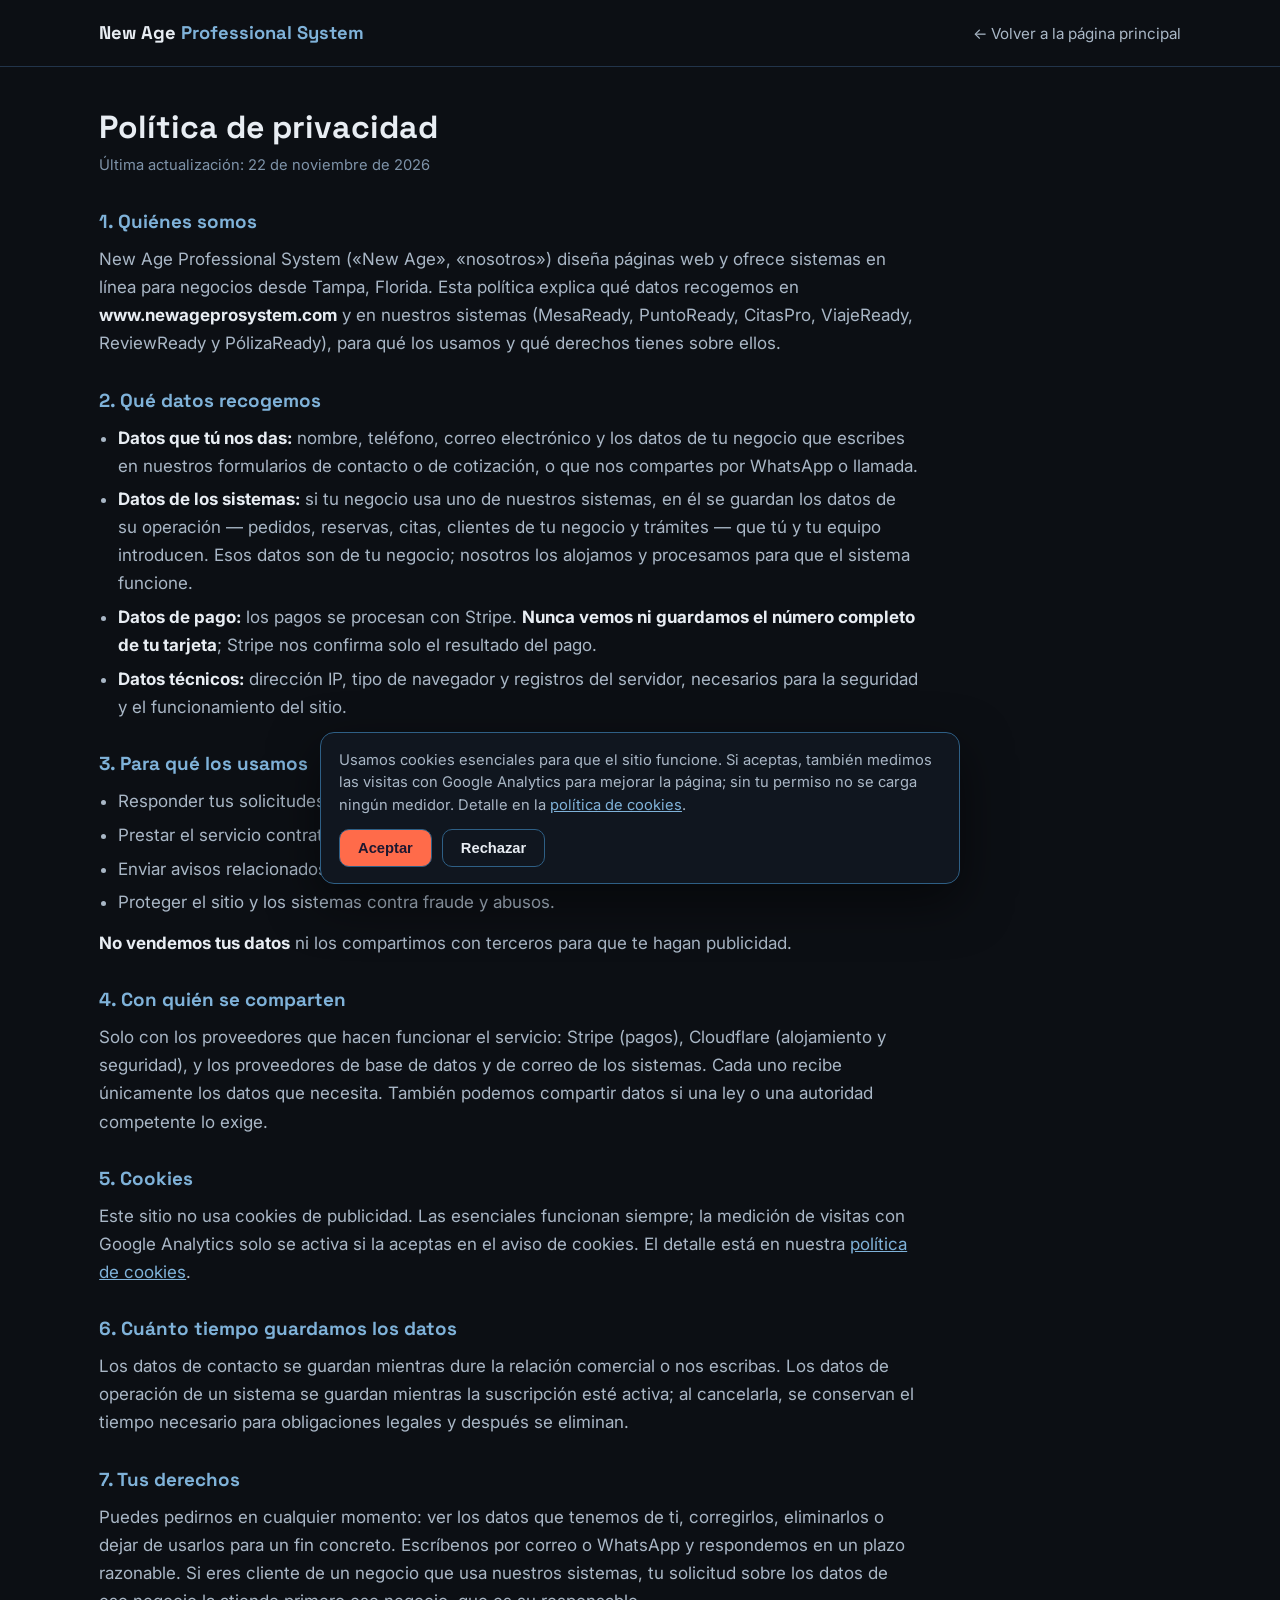
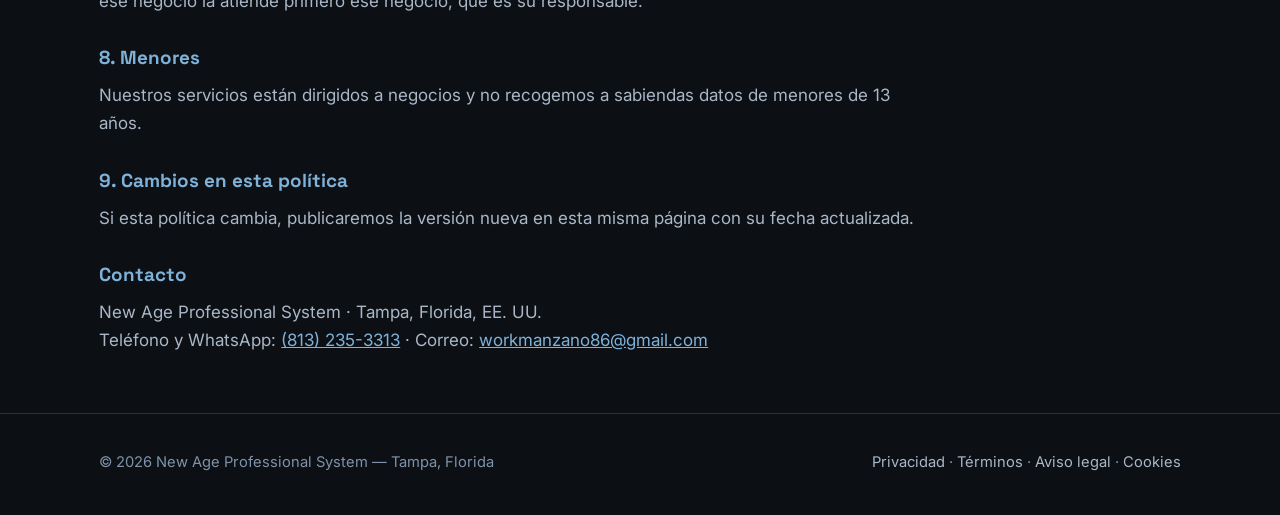
<file: privacidad.html>
<!DOCTYPE html>
<html lang="es">
<head>
<meta charset="UTF-8">
<meta name="viewport" content="width=device-width, initial-scale=1.0">
<title>Política de privacidad — New Age Professional System</title>
<meta name="description" content="Cómo New Age Professional System recoge, usa y protege los datos de visitantes y clientes.">
<link rel="canonical" href="https://www.newageprosystem.com/privacidad.html">
<meta name="theme-color" content="#0C0F14">
<meta name="google-site-verification" content="ySdzSPqFVg7_YvhrLS-IX1MHjVZeEiv_NsdhfGu_yuA">
<meta property="og:title" content="Política de privacidad — New Age Professional System">
<meta property="og:description" content="Cómo New Age Professional System recoge, usa y protege los datos de visitantes y clientes.">
<meta property="og:type" content="website">
<meta property="og:url" content="https://www.newageprosystem.com/privacidad.html">
<meta property="og:image" content="https://www.newageprosystem.com/og-image.png">
<link rel="icon" href="favicon.svg" type="image/svg+xml">
<link rel="preconnect" href="https://fonts.googleapis.com">
<link rel="preconnect" href="https://fonts.gstatic.com" crossorigin>
<link href="https://fonts.googleapis.com/css2?family=Inter:wght@400;500;600&family=Space+Grotesk:wght@500;700&display=swap" rel="stylesheet">
<style>
:root{--noche:#0C0F14;--panel:#10161F;--panel-2:#16202E;--azul:#14344D;--azul-borde:#2E5F85;--filete:#22344A;--texto:#E8EDF3;--suave:#A9B7C6;--tenue:#7E93A9;--celeste:#7FB2D9;--coral:#FF6B4A;--display:"Space Grotesk",system-ui,sans-serif;--cuerpo:"Inter",system-ui,sans-serif;--r:14px;--ancho:1120px}
*{margin:0;padding:0;box-sizing:border-box}html,body{overflow-x:clip}
body{background:var(--noche);color:var(--texto);font-family:var(--cuerpo);font-size:17px;line-height:1.65;-webkit-font-smoothing:antialiased}
.contenedor{max-width:var(--ancho);margin:0 auto;padding:0 1.2rem}
header{border-bottom:1px solid var(--filete);padding:1.1rem 0}
header .contenedor{display:flex;justify-content:space-between;align-items:center;gap:1rem;flex-wrap:wrap}
.marca{font-family:var(--display);font-weight:700;font-size:1.15rem;color:var(--texto);text-decoration:none}
.marca span{color:var(--celeste)}
header nav a{color:var(--suave);text-decoration:none;font-size:.95rem}header nav a:hover{color:var(--celeste)}
main{padding:2.6rem 0 3rem}
.doc{max-width:820px}
h1{font-family:var(--display);font-size:2rem;line-height:1.2;margin-bottom:.4rem}
.fecha{color:var(--tenue);font-size:.92rem;margin-bottom:1.8rem}
h2{font-family:var(--display);font-size:1.18rem;margin:1.7rem 0 .5rem;color:var(--celeste)}
p,li{color:var(--suave)}p{margin-bottom:.7rem}ul{margin:.2rem 0 .8rem 1.2rem}li{margin-bottom:.35rem}
strong{color:var(--texto)}a{color:var(--celeste)}
footer{border-top:1px solid var(--filete);padding:2.2rem 0 2.6rem;color:var(--tenue);font-size:.92rem}
footer .contenedor{display:flex;flex-wrap:wrap;gap:1rem;justify-content:space-between}
footer a{color:var(--suave);text-decoration:none}footer a:hover{color:var(--celeste)}
</style>
</head>
<body>
<header><div class="contenedor">
<a class="marca" href="./">New Age <span>Professional System</span></a>
<nav><a href="./">← Volver a la página principal</a></nav>
</div></header>
<main><div class="contenedor"><article class="doc">

<h1>Política de privacidad</h1><p class="fecha">Última actualización: 22 de noviembre de 2026</p>
<h2>1. Quiénes somos</h2>
<p>New Age Professional System («New Age», «nosotros») diseña páginas web y ofrece sistemas en línea para negocios desde Tampa, Florida. Esta política explica qué datos recogemos en <strong>www.newageprosystem.com</strong> y en nuestros sistemas (MesaReady, PuntoReady, CitasPro, ViajeReady, ReviewReady y PólizaReady), para qué los usamos y qué derechos tienes sobre ellos.</p>
<h2>2. Qué datos recogemos</h2>
<ul>
<li><strong>Datos que tú nos das:</strong> nombre, teléfono, correo electrónico y los datos de tu negocio que escribes en nuestros formularios de contacto o de cotización, o que nos compartes por WhatsApp o llamada.</li>
<li><strong>Datos de los sistemas:</strong> si tu negocio usa uno de nuestros sistemas, en él se guardan los datos de su operación — pedidos, reservas, citas, clientes de tu negocio y trámites — que tú y tu equipo introducen. Esos datos son de tu negocio; nosotros los alojamos y procesamos para que el sistema funcione.</li>
<li><strong>Datos de pago:</strong> los pagos se procesan con Stripe. <strong>Nunca vemos ni guardamos el número completo de tu tarjeta</strong>; Stripe nos confirma solo el resultado del pago.</li>
<li><strong>Datos técnicos:</strong> dirección IP, tipo de navegador y registros del servidor, necesarios para la seguridad y el funcionamiento del sitio.</li>
</ul>
<h2>3. Para qué los usamos</h2>
<ul>
<li>Responder tus solicitudes y preparar propuestas.</li>
<li>Prestar el servicio contratado: tu página, tu sistema y su mantenimiento.</li>
<li>Enviar avisos relacionados con el servicio (confirmaciones, recordatorios, soporte).</li>
<li>Proteger el sitio y los sistemas contra fraude y abusos.</li>
</ul>
<p><strong>No vendemos tus datos</strong> ni los compartimos con terceros para que te hagan publicidad.</p>
<h2>4. Con quién se comparten</h2>
<p>Solo con los proveedores que hacen funcionar el servicio: Stripe (pagos), Cloudflare (alojamiento y seguridad), y los proveedores de base de datos y de correo de los sistemas. Cada uno recibe únicamente los datos que necesita. También podemos compartir datos si una ley o una autoridad competente lo exige.</p>
<h2>5. Cookies</h2>
<p>Este sitio no usa cookies de publicidad. Las esenciales funcionan siempre; la medición de visitas con Google Analytics solo se activa si la aceptas en el aviso de cookies. El detalle está en nuestra <a href="cookies.html">política de cookies</a>.</p>
<h2>6. Cuánto tiempo guardamos los datos</h2>
<p>Los datos de contacto se guardan mientras dure la relación comercial o nos escribas. Los datos de operación de un sistema se guardan mientras la suscripción esté activa; al cancelarla, se conservan el tiempo necesario para obligaciones legales y después se eliminan.</p>
<h2>7. Tus derechos</h2>
<p>Puedes pedirnos en cualquier momento: ver los datos que tenemos de ti, corregirlos, eliminarlos o dejar de usarlos para un fin concreto. Escríbenos por correo o WhatsApp y respondemos en un plazo razonable. Si eres cliente de un negocio que usa nuestros sistemas, tu solicitud sobre los datos de ese negocio la atiende primero ese negocio, que es su responsable.</p>
<h2>8. Menores</h2>
<p>Nuestros servicios están dirigidos a negocios y no recogemos a sabiendas datos de menores de 13 años.</p>
<h2>9. Cambios en esta política</h2>
<p>Si esta política cambia, publicaremos la versión nueva en esta misma página con su fecha actualizada.</p>
<h2>Contacto</h2>
<p>New Age Professional System · Tampa, Florida, EE. UU.<br>
Teléfono y WhatsApp: <a href="tel:+18132353313">(813) 235-3313</a> · Correo: <a href="mailto:workmanzano86@gmail.com">workmanzano86@gmail.com</a></p>
</article></div></main>
<footer><div class="contenedor">
<span>© 2026 New Age Professional System — Tampa, Florida</span>
<span><a href="privacidad.html">Privacidad</a> · <a href="terminos.html">Términos</a> · <a href="aviso-legal.html">Aviso legal</a> · <a href="cookies.html">Cookies</a></span>
</div></footer>
<!-- Consentimiento + Google Analytics (solo carga tras Aceptar) -->
<style>
#aviso-cookies{position:fixed;left:16px;right:16px;bottom:16px;z-index:90;max-width:640px;margin:0 auto;background:#10161F;border:1px solid #2E5F85;border-radius:14px;padding:16px 18px;box-shadow:0 18px 50px rgba(0,0,0,.5);color:#E8EDF3;font-family:Inter,system-ui,sans-serif}
#aviso-cookies p{margin:0 0 12px;font-size:.92rem;line-height:1.55;color:#A9B7C6}
#aviso-cookies a{color:#7FB2D9}
#aviso-cookies .fila{display:flex;gap:10px;flex-wrap:wrap}
#aviso-cookies button{cursor:pointer;border-radius:10px;padding:10px 18px;font-weight:700;font-size:.92rem;border:1px solid #2E5F85}
#btn-aceptar-cookies{background:#FF6B4A;border-color:#FF6B4A;color:#1E1830}
#btn-rechazar-cookies{background:transparent;color:#E8EDF3}
</style>
<div id="aviso-cookies" hidden>
  <p>Usamos cookies esenciales para que el sitio funcione. Si aceptas, también medimos las visitas con Google Analytics para mejorar la página; sin tu permiso no se carga ningún medidor. Detalle en la <a href="cookies.html">política de cookies</a>.</p>
  <div class="fila">
    <button id="btn-aceptar-cookies" type="button">Aceptar</button>
    <button id="btn-rechazar-cookies" type="button">Rechazar</button>
  </div>
</div>
<script>
(function(){
  var ID='G-JN093ELMSD', clave='na-consentimiento', eleccion=null;
  try{ eleccion=localStorage.getItem(clave); }catch(e){}
  function cargarGA(){
    if(window.__gaCargado) return; window.__gaCargado=true;
    var s=document.createElement('script'); s.async=true;
    s.src='https://www.googletagmanager.com/gtag/js?id='+ID;
    document.head.appendChild(s);
    window.dataLayer=window.dataLayer||[];
    function gtag(){ dataLayer.push(arguments); }
    window.gtag=gtag; gtag('js', new Date()); gtag('config', ID);
  }
  if(eleccion==='si'){ cargarGA(); return; }
  if(eleccion==='no'){ return; }
  var aviso=document.getElementById('aviso-cookies');
  aviso.hidden=false;
  document.getElementById('btn-aceptar-cookies').addEventListener('click', function(){
    try{ localStorage.setItem(clave,'si'); }catch(e){}
    aviso.hidden=true; cargarGA();
  });
  document.getElementById('btn-rechazar-cookies').addEventListener('click', function(){
    try{ localStorage.setItem(clave,'no'); }catch(e){}
    aviso.hidden=true;
  });
})();
</script>
</body></html>
</file>
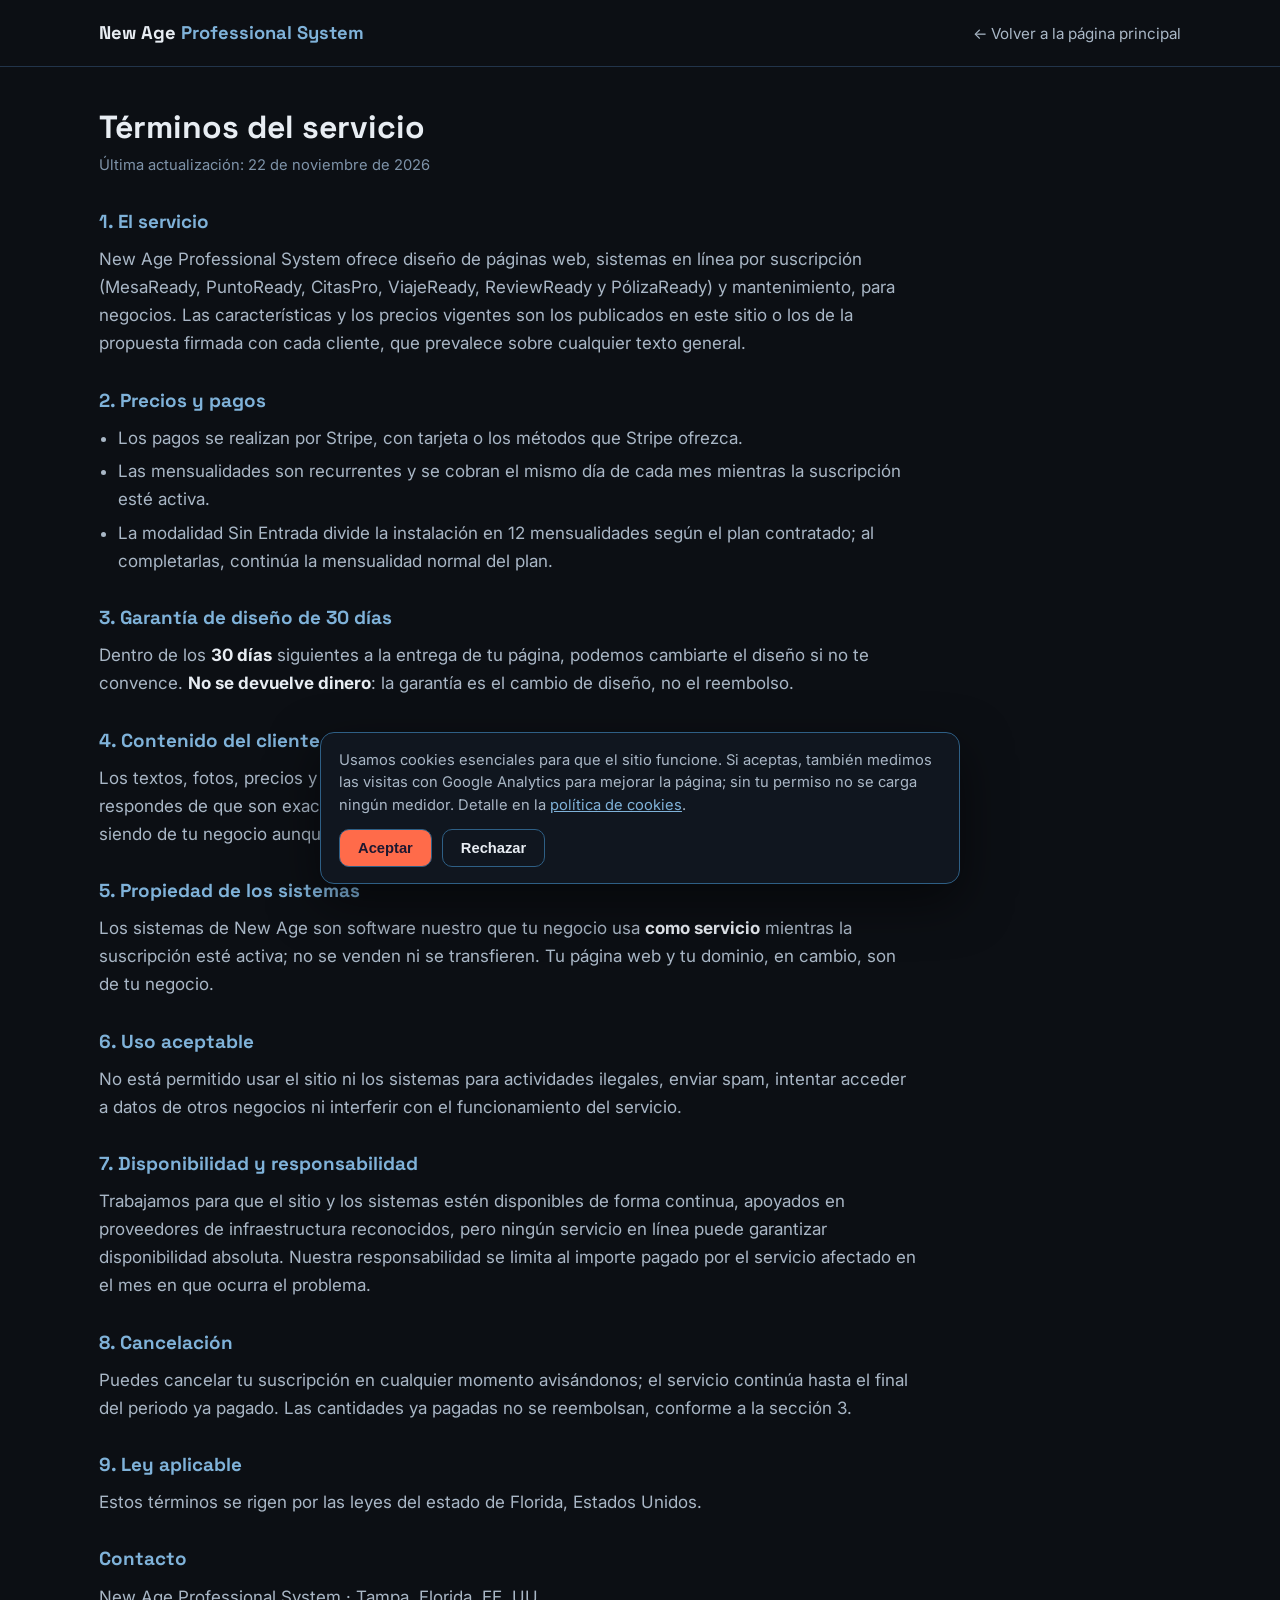
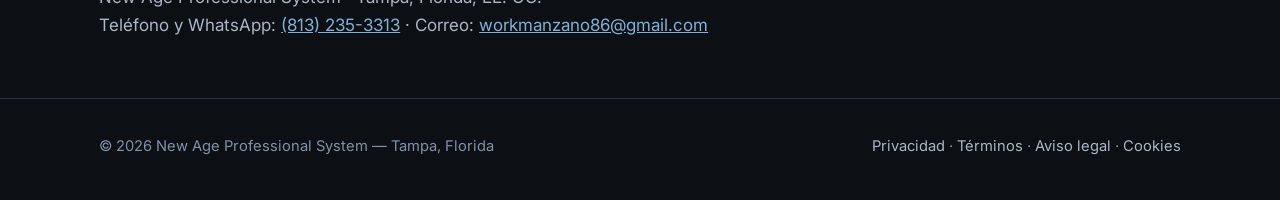
<file: terminos.html>
<!DOCTYPE html>
<html lang="es">
<head>
<meta charset="UTF-8">
<meta name="viewport" content="width=device-width, initial-scale=1.0">
<title>Términos del servicio — New Age Professional System</title>
<meta name="description" content="Condiciones de contratación de las páginas web y los sistemas de New Age Professional System.">
<link rel="canonical" href="https://www.newageprosystem.com/terminos.html">
<meta name="theme-color" content="#0C0F14">
<meta name="google-site-verification" content="ySdzSPqFVg7_YvhrLS-IX1MHjVZeEiv_NsdhfGu_yuA">
<meta property="og:title" content="Términos del servicio — New Age Professional System">
<meta property="og:description" content="Condiciones de contratación de las páginas web y los sistemas de New Age Professional System.">
<meta property="og:type" content="website">
<meta property="og:url" content="https://www.newageprosystem.com/terminos.html">
<meta property="og:image" content="https://www.newageprosystem.com/og-image.png">
<link rel="icon" href="favicon.svg" type="image/svg+xml">
<link rel="preconnect" href="https://fonts.googleapis.com">
<link rel="preconnect" href="https://fonts.gstatic.com" crossorigin>
<link href="https://fonts.googleapis.com/css2?family=Inter:wght@400;500;600&family=Space+Grotesk:wght@500;700&display=swap" rel="stylesheet">
<style>
:root{--noche:#0C0F14;--panel:#10161F;--panel-2:#16202E;--azul:#14344D;--azul-borde:#2E5F85;--filete:#22344A;--texto:#E8EDF3;--suave:#A9B7C6;--tenue:#7E93A9;--celeste:#7FB2D9;--coral:#FF6B4A;--display:"Space Grotesk",system-ui,sans-serif;--cuerpo:"Inter",system-ui,sans-serif;--r:14px;--ancho:1120px}
*{margin:0;padding:0;box-sizing:border-box}html,body{overflow-x:clip}
body{background:var(--noche);color:var(--texto);font-family:var(--cuerpo);font-size:17px;line-height:1.65;-webkit-font-smoothing:antialiased}
.contenedor{max-width:var(--ancho);margin:0 auto;padding:0 1.2rem}
header{border-bottom:1px solid var(--filete);padding:1.1rem 0}
header .contenedor{display:flex;justify-content:space-between;align-items:center;gap:1rem;flex-wrap:wrap}
.marca{font-family:var(--display);font-weight:700;font-size:1.15rem;color:var(--texto);text-decoration:none}
.marca span{color:var(--celeste)}
header nav a{color:var(--suave);text-decoration:none;font-size:.95rem}header nav a:hover{color:var(--celeste)}
main{padding:2.6rem 0 3rem}
.doc{max-width:820px}
h1{font-family:var(--display);font-size:2rem;line-height:1.2;margin-bottom:.4rem}
.fecha{color:var(--tenue);font-size:.92rem;margin-bottom:1.8rem}
h2{font-family:var(--display);font-size:1.18rem;margin:1.7rem 0 .5rem;color:var(--celeste)}
p,li{color:var(--suave)}p{margin-bottom:.7rem}ul{margin:.2rem 0 .8rem 1.2rem}li{margin-bottom:.35rem}
strong{color:var(--texto)}a{color:var(--celeste)}
footer{border-top:1px solid var(--filete);padding:2.2rem 0 2.6rem;color:var(--tenue);font-size:.92rem}
footer .contenedor{display:flex;flex-wrap:wrap;gap:1rem;justify-content:space-between}
footer a{color:var(--suave);text-decoration:none}footer a:hover{color:var(--celeste)}
</style>
</head>
<body>
<header><div class="contenedor">
<a class="marca" href="./">New Age <span>Professional System</span></a>
<nav><a href="./">← Volver a la página principal</a></nav>
</div></header>
<main><div class="contenedor"><article class="doc">

<h1>Términos del servicio</h1><p class="fecha">Última actualización: 22 de noviembre de 2026</p>
<h2>1. El servicio</h2>
<p>New Age Professional System ofrece diseño de páginas web, sistemas en línea por suscripción (MesaReady, PuntoReady, CitasPro, ViajeReady, ReviewReady y PólizaReady) y mantenimiento, para negocios. Las características y los precios vigentes son los publicados en este sitio o los de la propuesta firmada con cada cliente, que prevalece sobre cualquier texto general.</p>
<h2>2. Precios y pagos</h2>
<ul>
<li>Los pagos se realizan por Stripe, con tarjeta o los métodos que Stripe ofrezca.</li>
<li>Las mensualidades son recurrentes y se cobran el mismo día de cada mes mientras la suscripción esté activa.</li>
<li>La modalidad Sin Entrada divide la instalación en 12 mensualidades según el plan contratado; al completarlas, continúa la mensualidad normal del plan.</li>
</ul>
<h2>3. Garantía de diseño de 30 días</h2>
<p>Dentro de los <strong>30 días</strong> siguientes a la entrega de tu página, podemos cambiarte el diseño si no te convence. <strong>No se devuelve dinero</strong>: la garantía es el cambio de diseño, no el reembolso.</p>
<h2>4. Contenido del cliente</h2>
<p>Los textos, fotos, precios y datos que nos entregas para tu página o tu sistema son tuyos. Tú respondes de que son exactos y de que tienes derecho a usarlos. El contenido de tu negocio sigue siendo de tu negocio aunque dejes de usar nuestros servicios.</p>
<h2>5. Propiedad de los sistemas</h2>
<p>Los sistemas de New Age son software nuestro que tu negocio usa <strong>como servicio</strong> mientras la suscripción esté activa; no se venden ni se transfieren. Tu página web y tu dominio, en cambio, son de tu negocio.</p>
<h2>6. Uso aceptable</h2>
<p>No está permitido usar el sitio ni los sistemas para actividades ilegales, enviar spam, intentar acceder a datos de otros negocios ni interferir con el funcionamiento del servicio.</p>
<h2>7. Disponibilidad y responsabilidad</h2>
<p>Trabajamos para que el sitio y los sistemas estén disponibles de forma continua, apoyados en proveedores de infraestructura reconocidos, pero ningún servicio en línea puede garantizar disponibilidad absoluta. Nuestra responsabilidad se limita al importe pagado por el servicio afectado en el mes en que ocurra el problema.</p>
<h2>8. Cancelación</h2>
<p>Puedes cancelar tu suscripción en cualquier momento avisándonos; el servicio continúa hasta el final del periodo ya pagado. Las cantidades ya pagadas no se reembolsan, conforme a la sección 3.</p>
<h2>9. Ley aplicable</h2>
<p>Estos términos se rigen por las leyes del estado de Florida, Estados Unidos.</p>
<h2>Contacto</h2>
<p>New Age Professional System · Tampa, Florida, EE. UU.<br>
Teléfono y WhatsApp: <a href="tel:+18132353313">(813) 235-3313</a> · Correo: <a href="mailto:workmanzano86@gmail.com">workmanzano86@gmail.com</a></p>
</article></div></main>
<footer><div class="contenedor">
<span>© 2026 New Age Professional System — Tampa, Florida</span>
<span><a href="privacidad.html">Privacidad</a> · <a href="terminos.html">Términos</a> · <a href="aviso-legal.html">Aviso legal</a> · <a href="cookies.html">Cookies</a></span>
</div></footer>
<!-- Consentimiento + Google Analytics (solo carga tras Aceptar) -->
<style>
#aviso-cookies{position:fixed;left:16px;right:16px;bottom:16px;z-index:90;max-width:640px;margin:0 auto;background:#10161F;border:1px solid #2E5F85;border-radius:14px;padding:16px 18px;box-shadow:0 18px 50px rgba(0,0,0,.5);color:#E8EDF3;font-family:Inter,system-ui,sans-serif}
#aviso-cookies p{margin:0 0 12px;font-size:.92rem;line-height:1.55;color:#A9B7C6}
#aviso-cookies a{color:#7FB2D9}
#aviso-cookies .fila{display:flex;gap:10px;flex-wrap:wrap}
#aviso-cookies button{cursor:pointer;border-radius:10px;padding:10px 18px;font-weight:700;font-size:.92rem;border:1px solid #2E5F85}
#btn-aceptar-cookies{background:#FF6B4A;border-color:#FF6B4A;color:#1E1830}
#btn-rechazar-cookies{background:transparent;color:#E8EDF3}
</style>
<div id="aviso-cookies" hidden>
  <p>Usamos cookies esenciales para que el sitio funcione. Si aceptas, también medimos las visitas con Google Analytics para mejorar la página; sin tu permiso no se carga ningún medidor. Detalle en la <a href="cookies.html">política de cookies</a>.</p>
  <div class="fila">
    <button id="btn-aceptar-cookies" type="button">Aceptar</button>
    <button id="btn-rechazar-cookies" type="button">Rechazar</button>
  </div>
</div>
<script>
(function(){
  var ID='G-JN093ELMSD', clave='na-consentimiento', eleccion=null;
  try{ eleccion=localStorage.getItem(clave); }catch(e){}
  function cargarGA(){
    if(window.__gaCargado) return; window.__gaCargado=true;
    var s=document.createElement('script'); s.async=true;
    s.src='https://www.googletagmanager.com/gtag/js?id='+ID;
    document.head.appendChild(s);
    window.dataLayer=window.dataLayer||[];
    function gtag(){ dataLayer.push(arguments); }
    window.gtag=gtag; gtag('js', new Date()); gtag('config', ID);
  }
  if(eleccion==='si'){ cargarGA(); return; }
  if(eleccion==='no'){ return; }
  var aviso=document.getElementById('aviso-cookies');
  aviso.hidden=false;
  document.getElementById('btn-aceptar-cookies').addEventListener('click', function(){
    try{ localStorage.setItem(clave,'si'); }catch(e){}
    aviso.hidden=true; cargarGA();
  });
  document.getElementById('btn-rechazar-cookies').addEventListener('click', function(){
    try{ localStorage.setItem(clave,'no'); }catch(e){}
    aviso.hidden=true;
  });
})();
</script>
</body></html>
</file>
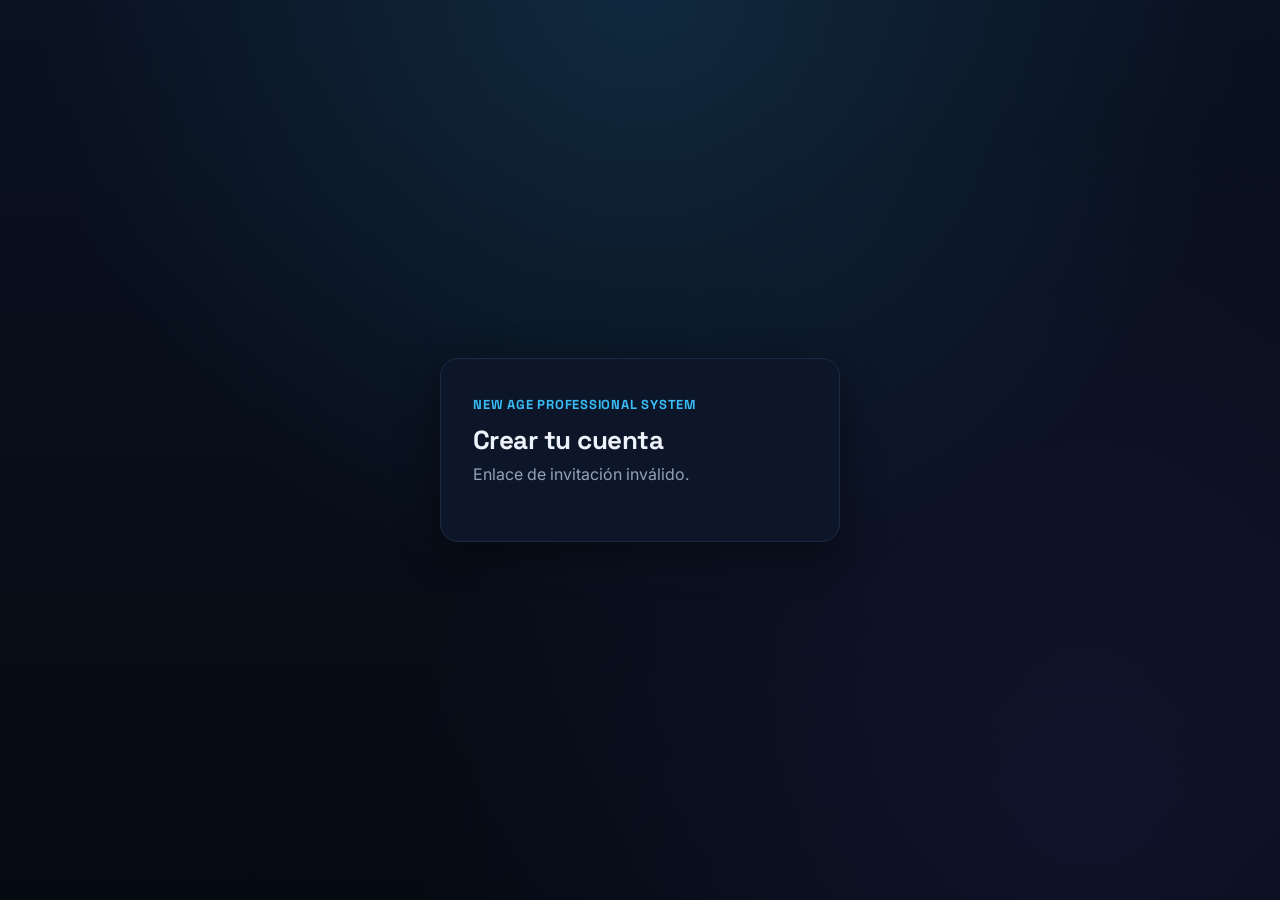
<file: portal-agentes/invitacion.html>
<!DOCTYPE html>
<html lang="es">
<head>
<meta charset="UTF-8">
<meta name="viewport" content="width=device-width, initial-scale=1.0">
<title>Crear tu cuenta — New Age Professional System</title>
<link rel="stylesheet" href="css/estilos.css">
<script src="js/tema.js"></script>
</head>
<body>
<div class="login-wrap">
  <div class="login-card">
    <div class="brand">NEW AGE PROFESSIONAL SYSTEM</div>
    <h1 id="titulo">Crear tu cuenta</h1>
    <p class="muted" id="subtitulo">Verificando tu invitación…</p>
    <p class="muted small" id="datos-inv" style="display:none"></p>
    <div id="aviso-demo" class="aviso" style="display:none">Modo vista previa.</div>
    <form id="form-invitacion" style="display:none">
      <label>Crea tu contraseña
        <input type="password" id="password" required autocomplete="new-password" placeholder="Mínimo 6 caracteres">
      </label>
      <label>Repite tu contraseña
        <input type="password" id="password2" required autocomplete="new-password" placeholder="••••••••">
      </label>
      <div id="error" class="error" style="display:none"></div>
      <button type="submit" class="btn-dorado" id="btn-crear">Crear cuenta y entrar</button>
    </form>
  </div>
</div>
<script src="js/supabase.js"></script>
<script src="js/config.js"></script>
<script src="js/app.js"></script>
<script>
  (async () => {
    if (MODO_DEMO) document.getElementById('aviso-demo').style.display = 'block';
    const token = new URLSearchParams(window.location.search).get('t');
    const sub = document.getElementById('subtitulo');
    if (!token) { sub.textContent = 'Enlace de invitación inválido.'; return; }
    let inv = null;
    try { inv = await validarInvitacion(token); } catch (e) { inv = null; }
    if (!inv) { sub.textContent = 'Esta invitación no existe o ya fue utilizada.'; return; }
    document.getElementById('titulo').textContent = 'Hola, ' + inv.nombre;
    sub.textContent = 'Crea tu contraseña para entrar al portal como ' + inv.rol + '.';
    const datosEl = document.getElementById('datos-inv');
    datosEl.textContent = 'País: ' + (inv.pais || '—') + ' · Comisión: ' + (inv.comision_pct != null ? inv.comision_pct + '%' : '—');
    datosEl.style.display = 'block';
    document.getElementById('form-invitacion').style.display = 'block';

    document.getElementById('form-invitacion').addEventListener('submit', async (e) => {
      e.preventDefault();
      const btn = document.getElementById('btn-crear');
      const err = document.getElementById('error');
      err.style.display = 'none';
      const p1 = document.getElementById('password').value;
      const p2 = document.getElementById('password2').value;
      if (p1 !== p2) { err.textContent = 'Las contraseñas no coinciden.'; err.style.display = 'block'; return; }
      btn.disabled = true; btn.textContent = 'Creando…';
      try {
        await aceptarInvitacion(token, p1);
        window.location.href = 'panel.html';
      } catch (ex) {
        err.textContent = ex.message || 'No se pudo crear tu cuenta.';
        err.style.display = 'block';
        btn.disabled = false; btn.textContent = 'Crear cuenta y entrar';
      }
    });
  })();
</script>
</body>
</html>
</file>
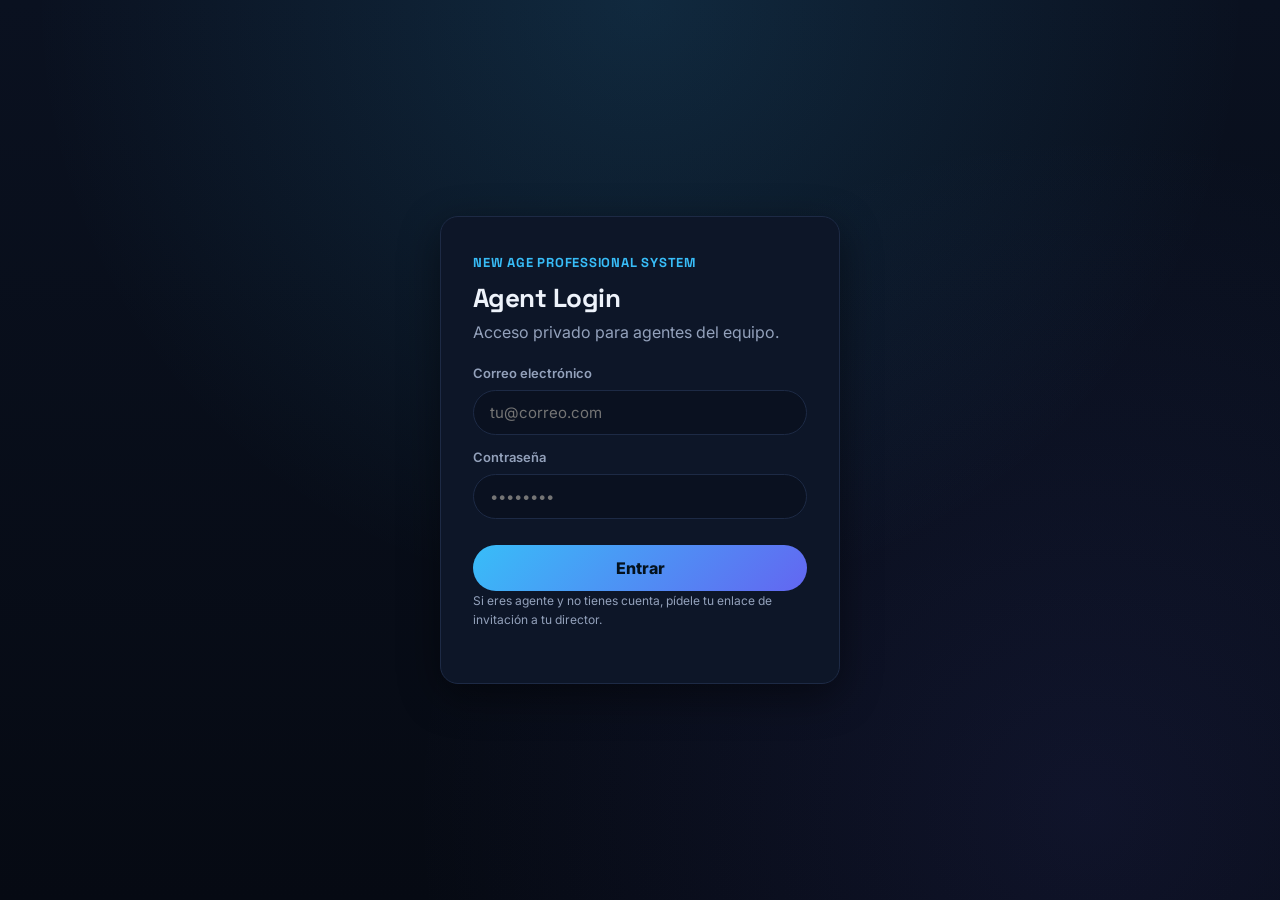
<file: portal-agentes/panel.html>
<!DOCTYPE html>
<html lang="es">
<head>
<meta charset="UTF-8">
<meta name="viewport" content="width=device-width, initial-scale=1.0">
<title>Panel del Agente — New Age Professional System</title>
<link rel="stylesheet" href="css/estilos.css">
<script src="js/tema.js"></script>
</head>
<body>
<div class="layout">

  <aside class="sidebar">
    <div class="sidebar-brand">
      <div class="brand">NEW AGE</div>
      <div class="sidebar-sub">Professional System</div>
    </div>
    <nav class="sidebar-nav">
      <button class="nav-item activo" data-panel="panel-solicitud">📝 Nueva solicitud</button>
      <button class="nav-item" data-panel="panel-negocios">💼 <span id="nav-negocios-label">Mis negocios</span></button>
      <button class="nav-item" data-panel="panel-stats">📊 Estadísticas</button>
      <button class="nav-item" data-panel="panel-cupones">🎟️ Cupones</button>
      <button class="nav-item" data-panel="panel-agentes" id="nav-agentes" style="display:none">👥 Agentes</button>
      <button class="nav-item" data-panel="panel-sistema" id="nav-sistema" style="display:none">⚙️ Usuarios de sistema</button>
      <button class="nav-item" data-panel="panel-demos" id="nav-demos" style="display:none">🎬 Demos</button>
      <button class="nav-item" data-panel="panel-diseno" id="nav-diseno" style="display:none">🎨 Diseño</button>
      <button class="nav-item" data-panel="panel-publicadas" id="nav-publicadas" style="display:none">🌐 Páginas publicadas</button>
      <button class="nav-item" data-panel="panel-tablero" id="nav-tablero" style="display:none">📋 Tablero del equipo</button>
    </nav>
    <div class="sidebar-user">
      <div class="sidebar-nombre" id="nombre-agente"></div>
      <span id="rol-agente" class="rol"></span>
      <button id="btn-salir" class="btn-linea" style="margin-top:10px;width:100%">Salir</button>
    </div>
  </aside>

  <main class="contenido">
    <div id="aviso-demo" class="aviso" style="display:none">
      Modo vista previa: los datos se guardan solo en este navegador.
    </div>

    <section class="panel" id="panel-solicitud">
      <h2>Nueva solicitud</h2>
      <p class="muted">Llena los datos del negocio. Con esto se genera la página demo, la propuesta de precios y el contrato.</p>
      <form id="form-solicitud">
        <div class="fila">
          <label>País *
            <select id="pais" required>
              <option value="">Selecciona…</option>
              <option>Estados Unidos</option>
              <option>España</option>
              <option>Brasil</option>
              <option>Países Bajos</option>
            </select>
          </label>
          <label>Plan de interés
            <select id="plan">
              <option value="">Sin definir</option>
              <option>Lanzamiento</option>
              <option>Profesional</option>
              <option>Sin Entrada</option>
            </select>
          </label>
        </div>
        <div class="fila">
          <label>Nombre del negocio *
            <input type="text" id="nombre" required placeholder="Ej. Taquería El Faro">
          </label>
          <label>Giro / tipo de negocio *
            <input type="text" id="giro" required placeholder="Ej. Restaurante mexicano">
          </label>
        </div>
        <label>Dirección *
          <input type="text" id="direccion" required placeholder="Calle, número, ciudad">
        </label>
        <div class="fila">
          <label>Teléfono / WhatsApp *
            <input type="tel" id="telefono" required placeholder="+1 …">
          </label>
          <label>Horario
            <input type="text" id="horario" placeholder="Ej. Lun–Sáb 9am–8pm">
          </label>
        </div>
        <label>Servicios o productos principales
          <textarea id="servicios" rows="2" placeholder="Lo que más vende el negocio…"></textarea>
        </label>
        <div class="fila">
          <label>Instagram
            <input type="text" id="instagram" placeholder="@negocio">
          </label>
          <label>Facebook
            <input type="text" id="facebook" placeholder="Enlace o nombre">
          </label>
        </div>
        <label>¿Tiene página web actualmente?
          <input type="text" id="web_actual" placeholder="Pega el enlace, o deja en blanco si no tiene">
          <div id="web-estado" class="muted small" style="margin-top:4px;min-height:1.2em"></div>
          <div id="web-preview" style="display:none;margin-top:8px">
            <div class="muted small">Vista previa del sitio:</div>
            <img id="web-preview-img" alt="Vista previa de la página web" style="display:none;max-width:100%;border-radius:8px;border:1px solid var(--borde);margin-top:4px">
            <div id="web-preview-cargando" class="muted small" style="margin-top:4px">Verificando el sitio…</div>
          </div>
        </label>
        <label>Estado de la página web *
          <select id="estado_web" required>
            <option value="sin web">No tiene página web</option>
            <option value="actualizada">Tiene y se ve actualizada</option>
            <option value="obsoleta">Tiene pero se ve obsoleta / desactualizada</option>
          </select>
          <div class="muted small">Si pegaste el enlace arriba, míralo en la vista previa y marca cómo se ve.</div>
        </label>
        <label>Enlace del perfil de Google *
          <input type="url" id="google_link" required placeholder="Ej. https://maps.app.goo.gl/… o https://g.page/…">
          <div class="muted small">Pega el enlace corto del perfil del negocio en Google. Usa "Abrir para verificar" y confirma que abre el negocio correcto antes de enviar.</div>
          <div id="google-link-estado" class="muted small" style="margin-top:4px;min-height:1.2em"></div>
          <button type="button" class="btn-linea" id="btn-verificar-google" style="margin-top:6px" disabled>Abrir para verificar</button>
          <div id="google-preview" style="display:none;margin-top:8px">
            <div class="muted small">Vista previa del enlace:</div>
            <img id="google-preview-img" alt="Vista previa del perfil de Google" style="display:none;max-width:100%;border-radius:8px;border:1px solid var(--borde);margin-top:4px">
            <div id="google-preview-cargando" class="muted small" style="margin-top:4px">Generando vista previa…</div>
          </div>
        </label>
        <label>Notas para el equipo de producción
          <textarea id="notas" rows="2" placeholder="Colores de marca, fotos disponibles, algo especial…"></textarea>
        </label>
        <div id="error-form" class="error" style="display:none"></div>
        <button type="submit" class="btn-dorado" id="btn-enviar">Enviar solicitud</button>
      </form>
    </section>

    <section class="panel" id="panel-negocios" style="display:none">
      <h2 id="titulo-lista">Mis negocios</h2>
      <p class="muted" id="subtitulo-lista" style="display:none">Tus solicitudes y sus materiales: demo, propuesta comercial y contrato.</p>
      <div id="lista" class="lista"></div>
    </section>

    <section class="panel" id="panel-stats" style="display:none">
      <h2>📊 Estadísticas</h2>
      <p class="muted" id="stats-periodo">Tu producción del mes.</p>
      <div class="stats-cards">
        <div class="stat-card">
          <div class="stat-num" id="stat-pedidos">0</div>
          <div class="stat-label">📝 Pedidos hechos</div>
        </div>
        <div class="stat-card">
          <div class="stat-num" id="stat-cerrados">0</div>
          <div class="stat-label">✅ Negocios cerrados</div>
        </div>
      </div>
      <h3>Mi nivel de comisión</h3>
      <div class="ladder" id="ladder"></div>
      <div class="ladder-info" id="ladder-info"></div>
    </section>

    <section class="panel" id="panel-cupones" style="display:none">
      <h2>🎟️ Cupones de descuento</h2>
      <p class="muted">Códigos activos para tus clientes. El cliente escribe el código al pagar y se aplica solo.</p>
      <div class="lista" id="lista-cupones">
        <div class="solicitud cupon">
          <div class="sol-head">
            <strong>10% de descuento</strong>
            <span class="estado estado-verde">Activo</span>
          </div>
          <div class="muted small">10% de descuento en la compra.</div>
          <div class="cupon-codigo">
            <code>DESCUENTO10</code>
            <button class="btn-linea small" onclick="copiarCupon('DESCUENTO10')">Copiar</button>
          </div>
        </div>
        <div class="solicitud cupon">
          <div class="sol-head">
            <strong>Primer mes gratis</strong>
            <span class="estado estado-verde">Activo</span>
          </div>
          <div class="muted small">Primer mes de mantenimiento gratis. No aplica a la instalación.</div>
          <div class="cupon-codigo">
            <code>PRIMERMESGRATIS</code>
            <button class="btn-linea small" onclick="copiarCupon('PRIMERMESGRATIS')">Copiar</button>
          </div>
        </div>
        <div class="solicitud cupon">
          <div class="sol-head">
            <strong>Referido 15%</strong>
            <span class="estado estado-verde">Activo</span>
          </div>
          <div class="muted small">15% en la instalación, para quien refiere y para el referido.</div>
          <div class="cupon-codigo">
            <code>REFERIDO15</code>
            <button class="btn-linea small" onclick="copiarCupon('REFERIDO15')">Copiar</button>
          </div>
        </div>
        <div class="solicitud cupon">
          <div class="sol-head">
            <strong>Pago anual: 2 meses gratis</strong>
            <span class="estado estado-verde">Activo</span>
          </div>
          <div class="muted small">Paga 10 meses y recibe 12 de mantenimiento.</div>
          <div class="cupon-codigo">
            <code>ANUAL2MESES</code>
            <button class="btn-linea small" onclick="copiarCupon('ANUAL2MESES')">Copiar</button>
          </div>
        </div>
      </div>
    </section>

    <section class="panel" id="panel-agentes" style="display:none">
      <h2>Agentes</h2>
      <p class="muted">Crea cuentas para tu equipo. Cada agente recibe un enlace para crear su contraseña.</p>
      <form id="form-invitacion">
        <div class="fila">
          <label>Nombre del agente *
            <input type="text" id="inv-nombre" required placeholder="Ej. María López">
          </label>
          <label>Correo electrónico *
            <input type="email" id="inv-email" required placeholder="maria@correo.com">
          </label>
        </div>
        <div class="fila">
          <label>Rol
            <select id="inv-rol">
              <option value="agente">Agente</option>
              <option value="director">Director</option>
            </select>
          </label>
          <div></div>
        </div>
        <div class="fila">
          <label>País donde trabaja *
            <select id="inv-pais" required>
              <option value="">Selecciona…</option>
              <option>Estados Unidos</option>
              <option>España</option>
              <option>Brasil</option>
              <option>Países Bajos</option>
            </select>
          </label>
          <label>Comisión % *
            <input type="number" id="inv-comision" required min="0" max="100" step="0.5" placeholder="Ej. 35">
          </label>
        </div>
        <div id="error-inv" class="error" style="display:none"></div>
        <button type="submit" class="btn-dorado" id="btn-invitar">Crear invitación</button>
      </form>
      <div id="link-invitacion" class="aviso" style="display:none"></div>
      <div id="crear-usuario-box" style="display:none">
        <h3>Crear usuario directamente</h3>
        <p class="muted">La cuenta queda creada, confirmada y lista para entrar de inmediato — sin enlace de invitación.</p>
        <form id="form-crear-usuario">
          <div class="fila">
            <label>Nombre *
              <input type="text" id="cu-nombre" required placeholder="Ej. María López" autocomplete="off">
            </label>
            <label>Correo electrónico *
              <input type="email" id="cu-email" required placeholder="maria@correo.com" autocomplete="off">
            </label>
          </div>
          <div class="fila">
            <label>Contraseña *
              <input type="text" id="cu-password" required minlength="6" placeholder="Mínimo 6 caracteres" autocomplete="off">
            </label>
            <label>Rol
              <select id="cu-rol">
                <option value="agente">Agente</option>
                <option value="director">Director</option>
                <option value="admin">Administrador</option>
              </select>
            </label>
          </div>
          <div class="fila">
            <label>País donde trabaja *
              <select id="cu-pais" required>
                <option value="">Selecciona…</option>
                <option>Estados Unidos</option>
                <option>España</option>
                <option>Brasil</option>
                <option>Países Bajos</option>
              </select>
            </label>
            <label>Comisión % *
              <input type="number" id="cu-comision" required min="0" max="100" step="0.5" placeholder="Ej. 35">
            </label>
          </div>
          <div id="error-crear" class="error" style="display:none"></div>
          <button type="submit" class="btn-dorado" id="btn-crear-usuario">Crear usuario</button>
        </form>
        <div id="ok-crear" class="aviso" style="display:none"></div>
      </div>
      <h3>Equipo</h3>
      <div id="lista-agentes" class="lista"></div>
      <h3>Invitaciones pendientes</h3>
      <div id="lista-invitaciones" class="lista"></div>
    </section>

    <section class="panel" id="panel-sistema" style="display:none">
      <h2>Usuarios de sistema</h2>
      <p class="muted">Cuentas técnicas del portal (no son agentes). Solo visibles para ti.</p>
      <div id="lista-sistema" class="lista"></div>
    </section>

    <section class="panel" id="panel-demos" style="display:none">
      <h2>🎬 Demos</h2>
      <p class="muted">Secciones por país y páginas de «Mis páginas» y de la página principal. Los cambios se publican al instante.</p>
      <h3>Secciones y sus páginas</h3>
      <div id="lista-secciones" class="lista"></div>
      <h3 id="titulo-form-seccion">Nueva sección</h3>
      <form id="form-seccion">
        <input type="hidden" id="sec-id">
        <div class="fila">
          <label>Slug *<input type="text" id="sec-slug" required placeholder="ej. espana (sin espacios ni acentos)"></label>
          <label>Nombre *<input type="text" id="sec-nombre" required placeholder="ej. España"></label>
        </div>
        <div class="fila">
          <label>Bandera<input type="text" id="sec-bandera" placeholder="ej. 🇪🇸"></label>
          <label>Orden<input type="number" id="sec-orden" value="0" min="0"></label>
        </div>
        <div class="fila">
          <label>Título en Mis páginas<input type="text" id="sec-titulo-panel" placeholder="ej. 🇪🇸 Agente España"></label>
          <label>Subtítulo en Mis páginas<input type="text" id="sec-subtitulo-panel" placeholder="ej. Páginas del agente en España"></label>
        </div>
        <div class="fila">
          <label>Título en página principal<input type="text" id="sec-titulo-publico" placeholder="ej. 🇪🇸 España"></label>
          <div></div>
        </div>
        <div id="error-seccion" class="error" style="display:none"></div>
        <div style="display:flex;gap:8px;flex-wrap:wrap">
          <button type="submit" class="btn-dorado" id="btn-guardar-seccion">Guardar sección</button>
          <button type="button" class="btn-linea" id="btn-cancelar-seccion" style="display:none">Cancelar</button>
        </div>
      </form>
      <h3 id="titulo-form-pagina">Nueva página</h3>
      <form id="form-pagina">
        <input type="hidden" id="pag-id">
        <div class="fila">
          <label>Sección *<select id="pag-seccion" required></select></label>
          <label>Etiqueta<input type="text" id="pag-tag" placeholder="ej. Demo para cliente"></label>
        </div>
        <div class="fila">
          <label>Título *<input type="text" id="pag-titulo" required placeholder="ej. Demo — Panadería X"></label>
          <label>URL *<input type="url" id="pag-url" required placeholder="https://lmanzano86-ui.github.io/demo-x/"></label>
        </div>
        <div class="fila">
          <label style="flex:2">Descripción<input type="text" id="pag-descripcion" placeholder="Descripción corta"></label>
          <label>Orden<input type="number" id="pag-orden" value="0" min="0"></label>
          <label>Estado<select id="pag-estado">
            <option value="terminado">✅ Hecho</option>
            <option value="en_desarrollo">🛠️ En desarrollo</option>
            <option value="pendiente_dueno">⏳ Pendiente por el dueño</option>
          </select></label>
        </div>
        <div id="error-pagina" class="error" style="display:none"></div>
        <div style="display:flex;gap:8px;flex-wrap:wrap">
          <button type="submit" class="btn-dorado" id="btn-guardar-pagina">Guardar página</button>
          <button type="button" class="btn-linea" id="btn-cancelar-pagina" style="display:none">Cancelar</button>
        </div>
      </form>
      <p class="muted small" style="margin-top:16px">En público solo se muestran las páginas con estado «Hecho» y visibles. «🚫 Ocultar» la quita del frente sin borrarla. Al eliminar una página solo se quita su tarjeta del panel — el repositorio del demo en GitHub se conserva.</p>
    </section>

    <section class="panel" id="panel-diseno" style="display:none">
      <h2>🎨 Diseño del portal</h2>
      <p class="muted">Plantillas de diseño del portal. Activa una para aplicarla al instante en todo el portal (login, panel y páginas públicas). Solo visible para ti.</p>
      <div id="lista-temas" class="lista"></div>
      <div id="error-temas" class="error" style="display:none"></div>
      <p class="muted small" style="margin-top:16px">Cuando se cree un diseño nuevo, se agregará aquí como plantilla automáticamente.</p>
    </section>
    <section class="panel" id="panel-publicadas" style="display:none">
      <h2>🌐 Páginas publicadas</h2>
      <p class="muted">Las páginas de clientes ya publicadas y terminadas: su día de pago del mantenimiento y si están en línea. Solo visible para ti.</p>
      <div style="display:flex;gap:10px;align-items:center;flex-wrap:wrap;margin:12px 0">
        <button class="btn-linea" id="btn-revisar-publicadas" type="button">↻ Revisar estado ahora</button>
        <span class="muted small" id="publicadas-revision"></span>
      </div>
      <div id="lista-publicadas" class="lista"></div>
      <p class="muted small" style="margin-top:16px">Para agregar una página nueva a esta lista, pídela y se carga con su día de pago.</p>
    </section>
    <section class="panel" id="panel-tablero" style="display:none">
      <h2>📋 Tablero del equipo</h2>
      <p class="muted">El trabajo del equipo en cinco columnas: Por hacer, En curso, En revisión (QA), Esperando tu Sí y Entregado. Solo visible para ti.</p>
      <iframe src="tablero.html" title="Tablero vivo del equipo" style="width:100%;height:calc(100vh - 180px);min-height:700px;border:0;border-radius:12px;background:#10151d"></iframe>
    </section>
  </main>
</div>

<script src="js/supabase.js"></script>
<script src="js/config.js"></script>
<script src="js/app.js"></script>
<script>
  (async () => {
    if (MODO_DEMO) document.getElementById('aviso-demo').style.display = 'block';
    const sesion = await sesionActual();
    if (!sesion) { window.location.href = 'index.html'; return; }
    let sesionGlobal = sesion; // se reutiliza para no repetir consultas
    document.getElementById('nombre-agente').textContent = sesion.nombre;
    const rolEl = document.getElementById('rol-agente');
    rolEl.textContent = sesion.rol;
    /* País bloqueado: el agente no lo selecciona; viene de su invitación. */
    const paisSel = document.getElementById('pais');
    if (sesion.pais) {
      paisSel.value = sesion.pais;
      paisSel.disabled = true;
      const nota = document.createElement('div');
      nota.className = 'muted small';
      nota.textContent = 'País asignado por tu director — no se puede cambiar.';
      paisSel.closest('label').appendChild(nota);
    }
    /* Navegación por paneles */
    function mostrarPanel(id) {
      document.querySelectorAll('.panel').forEach(p => p.style.display = 'none');
      document.getElementById(id).style.display = 'block';
      document.querySelectorAll('.nav-item').forEach(n => n.classList.toggle('activo', n.dataset.panel === id));
      window.scrollTo(0, 0);
    }
    document.querySelectorAll('.nav-item').forEach(n => { n.onclick = () => mostrarPanel(n.dataset.panel); });
    window.mostrarPanel = mostrarPanel;
    if (sesion.rol !== 'agente') {
      document.getElementById('titulo-lista').textContent = 'Todas las solicitudes';
      document.getElementById('nav-negocios-label').textContent = 'Solicitudes';
      rolEl.classList.add('rol-admin');
      document.getElementById('nav-agentes').style.display = 'flex';
      await pintarAgentes(sesion);
      await pintarSistema(sesion);
    }
    let _secciones = [], _paginas = []; // estado de Demos: declarar antes de cargar
    if (esAdminTotal(sesion)) {
      document.getElementById('nav-demos').style.display = 'flex';
      document.getElementById('nav-diseno').style.display = 'flex';
      document.getElementById('nav-publicadas').style.display = 'flex';
      document.getElementById('nav-tablero').style.display = 'flex';
      /* === Páginas publicadas (clientes): día de pago y estado en línea === */
      const PAGINAS_PUBLICADAS = [
        { negocio: 'La Semilla Bakery', url: 'https://semillabakerytampa.com/', diaPago: 21, mantenimiento: 50 },
        { negocio: 'Taqueria La Leyenda', url: 'https://taquerialaleyenda.com/', diaPago: 23, mantenimiento: 50 },
      ];
      const MESES_PUB = ['enero','febrero','marzo','abril','mayo','junio','julio','agosto','septiembre','octubre','noviembre','diciembre'];
      let publicadasRevisadas = false;
      function proximoPagoPub(dia) {
        const hoy = new Date(); hoy.setHours(0, 0, 0, 0);
        let f = new Date(hoy.getFullYear(), hoy.getMonth(), dia);
        if (f < hoy) f = new Date(hoy.getFullYear(), hoy.getMonth() + 1, dia);
        return { fecha: f, dias: Math.round((f - hoy) / 86400000) };
      }
      function pintarPublicadas() {
        document.getElementById('lista-publicadas').innerHTML = PAGINAS_PUBLICADAS.map((p, i) => {
          const prox = proximoPagoPub(p.diaPago);
          const cuando = prox.dias === 0 ? '¡es hoy!' : prox.dias === 1 ? 'mañana' : 'en ' + prox.dias + ' días';
          const fechaTxt = prox.fecha.getDate() + ' de ' + MESES_PUB[prox.fecha.getMonth()] + ' de ' + prox.fecha.getFullYear();
          return `<div class="tarjeta" style="margin-bottom:16px">`
            + `<div class="sol-head"><strong style="font-size:17px">${esc(p.negocio)}</strong>`
            + `<span class="estado" id="pub-estado-${i}">⚪ Sin revisar</span></div>`
            + `<div class="muted small">🔗 <a href="${esc(p.url)}" target="_blank" rel="noopener" style="color:var(--dorado-claro);word-break:break-all">${esc(p.url)}</a></div>`
            + `<div class="muted small" style="margin-top:6px">💵 Mantenimiento: <b>US$${p.mantenimiento}/mes</b> · Día de pago: <b>${p.diaPago} de cada mes</b></div>`
            + `<div class="muted small">📅 Próximo pago: <b>${fechaTxt}</b> — ${cuando}</div>`
            + `</div>`;
        }).join('');
      }
      async function revisarPublicada(i) {
        const el = document.getElementById('pub-estado-' + i);
        if (!el) return;
        el.className = 'estado estado-azul'; el.removeAttribute('style'); el.textContent = '⏳ Revisando…';
        let ok = false;
        try {
          const ctrl = new AbortController();
          const t = setTimeout(() => ctrl.abort(), 9000);
          await fetch(PAGINAS_PUBLICADAS[i].url, { mode: 'no-cors', cache: 'no-store', signal: ctrl.signal });
          clearTimeout(t); ok = true;
        } catch (e) { ok = false; }
        if (ok) { el.className = 'estado estado-verde'; el.textContent = '🟢 En línea'; }
        else { el.className = 'estado'; el.style.background = 'rgba(192,57,43,.12)'; el.style.borderColor = '#c0392b'; el.style.color = '#e74c3c'; el.textContent = '🔴 No responde'; }
      }
      function revisarPublicadas() {
        publicadasRevisadas = true;
        PAGINAS_PUBLICADAS.forEach((p, i) => revisarPublicada(i));
        document.getElementById('publicadas-revision').textContent = 'Última revisión: ' + new Date().toLocaleTimeString('es-US', { hour: 'numeric', minute: '2-digit' });
      }
      pintarPublicadas();
      document.getElementById('btn-revisar-publicadas').onclick = revisarPublicadas;
      document.getElementById('nav-publicadas').addEventListener('click', () => { if (!publicadasRevisadas) revisarPublicadas(); });
      initFormDemos();
      try { await cargarDemos(); }
      catch (e) {
        const det = String((e && e.message) || e || '').slice(0, 300);
        document.getElementById('lista-secciones').innerHTML =
          '<div class="error"><b>No se pudieron cargar las demos.</b>'
          + (det ? '<br><span class="small">Detalle: ' + det.replace(/[<>&"']/g, c => ({'<':'&lt;','>':'&gt;','&':'&amp;','"':'&quot;',"'":'&#39;'}[c])) + '</span>' : '')
          + '<br><br><button class="btn-linea" id="btn-reintentar-demos">Reintentar</button></div>'
          + '<p class="muted small" style="margin-top:8px">Si el error persiste, avísame con el detalle de arriba. Si es la primera vez, corre la migración <b>migracion-2026-10-18-demos.sql</b> en el editor SQL de Supabase.</p>';
        document.getElementById('btn-reintentar-demos').onclick = async () => {
          document.getElementById('lista-secciones').innerHTML = '<p class="muted">Cargando…</p>';
          try { await cargarDemos(); }
          catch (e2) { document.getElementById('lista-secciones').innerHTML = '<div class="error"><b>Sigue fallando.</b><br><span class="small">Detalle: ' + String((e2 && e2.message) || e2 || '').slice(0, 300) + '</span><br><br><button class="btn-linea" onclick="window.location.reload()">Recargar página</button></div>'; }
        };
      }
      try { await cargarTemas(); }
      catch (e) {
        document.getElementById('error-temas').style.display = 'block';
        document.getElementById('error-temas').textContent = 'No se pudieron cargar los diseños. Si es la primera vez, corre la migración migracion-2026-10-19-portal-temas.sql en el editor SQL de Supabase.';
      }
    } else {
      document.getElementById('subtitulo-lista').style.display = 'block';
    }
    document.getElementById('btn-salir').onclick = async () => { await salir(); window.location.href = 'index.html'; };
    /* NIVELES y metaPara: declarados antes de usarse (pintarStats los necesita en la línea 421).
       Si van después, JS lanza "Cannot access before initialization" y los botones nunca se activan. */
    const NIVELES = [30, 35, 40, 45, 50];
    const metaPara = nivel => (nivel - 30) / 5 * 3; // 30→0, 35→3, 40→6, 45→9, 50→12
    const items = await pintarLista(sesion);
    await pintarStats(sesion, items);

    /* ----- Gestión de agentes (admin/director) ----- */
    document.getElementById('form-invitacion').addEventListener('submit', async (e) => {
      e.preventDefault();
      const err = document.getElementById('error-inv');
      const box = document.getElementById('link-invitacion');
      err.style.display = 'none'; box.style.display = 'none';
      try {
        const token = await crearInvitacion(
          document.getElementById('inv-nombre').value.trim(),
          document.getElementById('inv-email').value.trim(),
          document.getElementById('inv-rol').value,
          document.getElementById('inv-pais').value,
          document.getElementById('inv-comision').value
        );
        const link = enlaceInvitacion(token);
        box.innerHTML = 'Enlace para <b>' + esc(document.getElementById('inv-nombre').value.trim()) + '</b>:<br>' +
          '<a href="' + link + '" style="color:var(--dorado-claro);word-break:break-all">' + link + '</a><br>' +
          '<button type="button" class="btn-linea" id="btn-copiar" style="margin-top:8px">Copiar enlace</button>';
        box.style.display = 'block';
        document.getElementById('btn-copiar').onclick = async () => {
          try { await navigator.clipboard.writeText(link); }
          catch (e) { window.prompt('Copia el enlace:', link); }
        };
        e.target.reset();
        await pintarAgentes();
      } catch (ex) {
        err.textContent = ex.message || 'No se pudo crear la invitación.';
        err.style.display = 'block';
      }
    });

    async function pintarAgentes(sesion) {
      sesion = sesion || sesionGlobal;
      const esAdm = sesion.rol === 'admin';
      document.getElementById('crear-usuario-box').style.display = esAdm ? 'block' : 'none';
      const lag = document.getElementById('lista-agentes');
      let agentes = [];
      try {
        agentes = esAdm ? await adminListarAgentes() : await listarAgentes();
      } catch (e) {
        // Si la migración 2026-10-11 aún no se aplicó, se usa la lista básica.
        try { agentes = await listarAgentes(); } catch (_) { agentes = []; }
      }
      window._agentes = {};
      agentes.forEach(a => { window._agentes[a.id] = a; });
      const paisOpts = ['Estados Unidos', 'España', 'Brasil', 'Países Bajos'];
      lag.innerHTML = agentes.length ? agentes.map(a => `
        <div class="solicitud" id="agente-${a.id}">
          <div class="sol-head">
            <strong>${esc(a.nombre)}</strong>
            <span class="estado ${a.activo ? '' : 'estado-publicada'}">${a.activo ? esc(a.rol) : 'inactivo'}</span>
          </div>
          <div class="muted small">${esc(a.email || '')}${a.pais ? ' · ' + esc(a.pais) : ''}${a.comision_pct != null ? ' · Comisión ' + esc(a.comision_pct) + '%' : ''}</div>
          <div style="margin-top:8px;display:flex;gap:8px;flex-wrap:wrap">
            ${a.id !== sesion.id ? `<button class="btn-linea" onclick="toggleAgente('${a.id}', ${a.activo})">${a.activo ? 'Desactivar' : 'Activar'}</button>` : '<div class="muted small">Tú</div>'}
            ${esAdm && a.id !== sesion.id ? `<button class="btn-linea" onclick="editarAgente('${a.id}')">Editar</button>` : ''}
          </div>
        </div>`).join('') : '<p class="muted">Aún no hay agentes.</p>';

      const linv = document.getElementById('lista-invitaciones');
      const invs = await listarInvitaciones();
      linv.innerHTML = invs.length ? invs.map(i => `
        <div class="solicitud">
          <div class="sol-head">
            <strong>${esc(i.nombre)}</strong>
            <button class="btn-linea" onclick="revocarInv('${i.id}')">Revocar</button>
          </div>
          <div class="muted small">${esc(i.email)} · ${esc(i.rol)}${i.pais ? ' · ' + esc(i.pais) : ''}${i.comision_pct != null ? ' · Comisión ' + esc(i.comision_pct) + '%' : ''}</div>
          <div class="muted small" style="word-break:break-all">${enlaceInvitacion(i.token)}</div>
        </div>`).join('') : '<p class="muted">No hay invitaciones pendientes.</p>';
    }

    window.toggleAgente = async (id, activo) => { await cambiarActivoAgente(id, !activo); await pintarAgentes(); };
    window.revocarInv = async (id) => { await revocarInvitacion(id); await pintarAgentes(); };

    /* ----- Crear usuario directo (solo admin) ----- */
    document.getElementById('form-crear-usuario').addEventListener('submit', async (e) => {
      e.preventDefault();
      const err = document.getElementById('error-crear');
      const ok = document.getElementById('ok-crear');
      const btn = document.getElementById('btn-crear-usuario');
      err.style.display = 'none'; ok.style.display = 'none';
      btn.disabled = true; btn.textContent = 'Creando…';
      try {
        await adminCrearUsuario({
          nombre: document.getElementById('cu-nombre').value,
          email: document.getElementById('cu-email').value,
          password: document.getElementById('cu-password').value,
          rol: document.getElementById('cu-rol').value,
          pais: document.getElementById('cu-pais').value,
          comision_pct: document.getElementById('cu-comision').value
        });
        ok.innerHTML = 'Usuario <b>' + esc(document.getElementById('cu-nombre').value.trim()) + '</b> creado y listo para entrar.';
        ok.style.display = 'block';
        e.target.reset();
        await pintarAgentes();
      } catch (ex) {
        err.textContent = ex.message || 'No se pudo crear el usuario.';
        err.style.display = 'block';
      }
      btn.disabled = false; btn.textContent = 'Crear usuario';
    });

    /* ----- Editar todas las características de un agente (solo admin) ----- */
    window.editarAgente = (id) => {
      const a = window._agentes[id];
      if (!a) return;
      const paisOpts = ['Estados Unidos', 'España', 'Brasil', 'Países Bajos'];
      const card = document.getElementById('agente-' + id);
      card.innerHTML = `
        <div class="sol-head"><strong>Editando: ${esc(a.nombre)}</strong></div>
        <div class="fila">
          <label>Nombre *<input type="text" id="ed-nombre-${id}" value="${esc(a.nombre)}"></label>
          <label>Correo *<input type="email" id="ed-email-${id}" value="${esc(a.email || '')}"></label>
        </div>
        <div class="fila">
          <label>Rol
            <select id="ed-rol-${id}">
              ${['agente', 'director', 'admin'].map(r => `<option value="${r}"${a.rol === r ? ' selected' : ''}>${r[0].toUpperCase() + r.slice(1)}</option>`).join('')}
            </select>
          </label>
          <label>País
            <select id="ed-pais-${id}">
              <option value="">—</option>
              ${paisOpts.map(p => `<option${a.pais === p ? ' selected' : ''}>${p}</option>`).join('')}
            </select>
          </label>
        </div>
        <div class="fila">
          <label>Comisión %<input type="number" id="ed-comision-${id}" min="0" max="100" step="0.5" value="${a.comision_pct != null ? esc(a.comision_pct) : ''}" placeholder="Ej. 35"></label>
          <label style="display:flex;align-items:center;gap:8px">Activo
            <input type="checkbox" id="ed-activo-${id}"${a.activo ? ' checked' : ''} style="width:auto">
          </label>
        </div>
        <div class="fila">
          <label>Nueva contraseña (opcional)<input type="text" id="ed-pass-${id}" placeholder="Déjala vacía para no cambiarla" autocomplete="off"></label>
          <div></div>
        </div>
        <div id="ed-error-${id}" class="error" style="display:none"></div>
        <div style="margin-top:8px;display:flex;gap:8px;flex-wrap:wrap">
          <button class="btn-dorado" id="ed-guardar-${id}" onclick="guardarAgente('${id}')">Guardar</button>
          <button class="btn-linea" onclick="pintarAgentes()">Cancelar</button>
          <button class="btn-linea" style="color:#c0392b" onclick="eliminarAgente('${id}')">Eliminar</button>
        </div>`;
    };

    window.guardarAgente = async (id) => {
      const a = window._agentes[id];
      const err = document.getElementById('ed-error-' + id);
      const btn = document.getElementById('ed-guardar-' + id);
      err.style.display = 'none';
      btn.disabled = true; btn.textContent = 'Guardando…';
      try {
        const nombre = document.getElementById('ed-nombre-' + id).value;
        const email = document.getElementById('ed-email-' + id).value.trim().toLowerCase();
        const rol = document.getElementById('ed-rol-' + id).value;
        const pais = document.getElementById('ed-pais-' + id).value;
        const comision = document.getElementById('ed-comision-' + id).value;
        const activo = document.getElementById('ed-activo-' + id).checked;
        const pass = document.getElementById('ed-pass-' + id).value;
        await adminEditarPerfil(id, { nombre, rol, pais, comision_pct: comision, activo });
        if (a && email && email !== (a.email || '').toLowerCase()) await adminCambiarEmail(id, email);
        if (pass) await adminCambiarPassword(id, pass);
        await pintarAgentes();
      } catch (ex) {
        err.textContent = ex.message || 'No se pudo guardar.';
        err.style.display = 'block';
        btn.disabled = false; btn.textContent = 'Guardar';
      }
    };

    window.eliminarAgente = async (id) => {
      const a = window._agentes[id];
      if (!window.confirm('¿Eliminar al usuario ' + (a ? a.nombre : id) + '? Esta acción no se puede deshacer.')) return;
      try {
        await adminEliminarUsuario(id);
        await pintarAgentes();
      } catch (ex) {
        alert(ex.message || 'No se pudo eliminar.');
      }
    };

    /* ----- Usuarios de sistema (solo la cuenta de Lester) ----- */
    async function pintarSistema(sesion) {
      if (!sesion || sesion.id !== ID_LESTER) return;
      document.getElementById('nav-sistema').style.display = 'flex';
      const box = document.getElementById('lista-sistema');
      try {
        const us = await listarUsuariosSistema();
        box.innerHTML = us.length ? us.map(u => {
          const enUso = u.email === EMAIL_SISTEMA_EN_USO;
          return `<div class="solicitud">
            <div class="sol-head">
              <strong>${esc(u.nombre || u.email)}</strong>
              ${enUso ? '<span class="estado">en uso</span>' : `<button class="btn-linea" onclick="eliminarSistema('${u.id}', '${esc(u.email)}')">Eliminar</button>`}
            </div>
            <div class="muted small">${esc(u.email)}${enUso ? ' · lo usa el detector automático — no eliminar' : ''}</div>
          </div>`;
        }).join('') : '<p class="muted">No hay usuarios de sistema.</p>';
      } catch (e) {
        box.innerHTML = '<p class="muted">No se pudieron cargar.</p>';
      }
    }
    window.eliminarSistema = async (id, email) => {
      if (!window.confirm(`¿Eliminar el usuario de sistema ${email}? Esta acción no se puede deshacer.`)) return;
      try {
        await eliminarUsuarioSistema(id);
        const sesion = await sesionActual();
        await pintarSistema(sesion);
      } catch (e) {
        alert(e.message || 'No se pudo eliminar.');
      }
    };

    /* ----- Demos: secciones por país y páginas (solo admin) ----- */
    async function cargarDemos() {
      const [secs, pags] = await Promise.all([
        supa.from('demo_secciones').select('*').order('orden'),
        supa.from('demo_paginas').select('*').order('orden')
      ]);
      if (secs.error) throw secs.error;
      if (pags.error) throw pags.error;
      _secciones = secs.data || [];
      _paginas = pags.data || [];
      pintarDemos();
    }
    /* ---------- Temas / plantillas de diseño ---------- */
    async function cargarTemas() {
      const { data, error } = await supa.from('portal_temas').select('id,nombre,descripcion,activo,preview_url').order('nombre');
      const errEl = document.getElementById('error-temas');
      if (error) { errEl.style.display = 'block'; errEl.textContent = 'No se pudieron cargar los diseños: ' + error.message; return; }
      errEl.style.display = 'none';
      document.getElementById('lista-temas').innerHTML = (data || []).map(t => {
        const prev = t.preview_url
          ? '<img src="' + esc(t.preview_url) + '" alt="Vista previa" style="width:120px;border-radius:10px;border:1px solid var(--line);flex-shrink:0">'
          : '';
        return '<div class="solicitud"><div class="sol-head" style="align-items:flex-start"><div style="display:flex;gap:12px;align-items:flex-start">' + prev +
        '<div><b>' + esc(t.nombre) + '</b><br>' +
        '<span class="muted small">' + esc(t.descripcion || '') + '</span></div></div>' +
        (t.activo
          ? '<span class="estado estado-verde">✅ Activo</span>'
          : '<button class="btn-linea small" onclick="activarTema(\'' + t.id.replace(/'/g, "\\'") + '\')">Activar</button>') +
        '</div></div>';
      }).join('') || '<p class="muted">No hay diseños registrados.</p>';
    }
    window.activarTema = async (id) => {
      if (!window.confirm('¿Activar el diseño seleccionado en todo el portal?')) return;
      const errEl = document.getElementById('error-temas');
      try {
        const off = await supa.from('portal_temas').update({ activo: false }).eq('activo', true);
        if (off.error) throw off.error;
        const on = await supa.from('portal_temas').update({ activo: true }).eq('id', id);
        if (on.error) throw on.error;
        try { localStorage.removeItem('portal_tema_id'); localStorage.removeItem('portal_tema_css'); } catch (e) {}
        await cargarTemas();
        window.location.reload();
      } catch (e) {
        errEl.style.display = 'block';
        errEl.textContent = 'No se pudo activar: ' + String((e && e.message) || e);
      }
    };
    function badgeEstado(est) {
      const mapa = {
        terminado: ['estado-verde', '✅ Hecho'],
        en_desarrollo: ['estado-azul', '🛠️ En desarrollo'],
        pendiente_dueno: ['estado-naranja', '⏳ Pendiente por el dueño']
      };
      const m = mapa[est] || mapa.terminado;
      return `<span class="estado ${m[0]}">${m[1]}</span>`;
    }
    function pintarDemos() {
      const ls = document.getElementById('lista-secciones');
      ls.innerHTML = _secciones.length ? _secciones.map(s => {
        const ps = _paginas.filter(p => p.seccion_id === s.id);
        const estOf = p => p.estado || 'terminado';
        const nTer = ps.filter(p => estOf(p) === 'terminado').length;
        const nDes = ps.filter(p => estOf(p) === 'en_desarrollo').length;
        const nPen = ps.filter(p => estOf(p) === 'pendiente_dueno').length;
        const detalle = [`${ps.length} página(s)`];
        if (nDes) detalle.push(`🛠️ ${nDes} en desarrollo`);
        if (nPen) detalle.push(`⏳ ${nPen} pendiente`);
        const paginasHtml = ps.length ? ps.map(p => {
          const vis = p.visible !== false;
          return `<div class="solicitud" style="margin-top:8px;${vis ? '' : 'opacity:.75'}">`
          + `<div class="sol-head"><strong>${esc(p.titulo)}</strong>`
          + `<span style="display:flex;gap:6px;align-items:center;flex-wrap:wrap">${badgeEstado(estOf(p))}`
          + (vis ? '' : `<span class="estado estado-naranja">🚫 Oculto</span>`)
          + `<button class="btn-linea small" onclick="toggleVisible('${p.id}', ${vis ? 'false' : 'true'})">${vis ? '🚫 Ocultar' : '👁️ Mostrar'}</button>`
          + `<button class="btn-linea small" onclick="editarPagina('${p.id}')">Editar</button>`
          + `<button class="btn-linea small" style="color:#c0392b" onclick="eliminarPagina('${p.id}')">Quitar</button>`
          + `</span></div>`
          + `<div class="muted small">${esc(p.tag || '')} · <a href="${esc(p.url)}" target="_blank" rel="noopener" style="color:var(--dorado-claro);word-break:break-all">${esc(p.url)}</a></div>`
          + (p.descripcion ? `<div class="muted small">${esc(p.descripcion)}</div>` : '')
          + `</div>`;
        }).join('') : '<p class="muted small" style="margin-top:8px">Sin páginas en esta sección.</p>';
        return `<div class="tarjeta" style="margin-bottom:16px">`
          + `<div class="sol-head"><strong style="font-size:17px">${esc(s.bandera || '')} ${esc(s.nombre)}</strong>`
          + `<span class="muted small">${detalle.join(' · ')} · orden ${s.orden}</span></div>`
          + `<div class="muted small">slug: ${esc(s.slug)}</div>`
          + `<div style="margin:8px 0;display:flex;gap:8px;flex-wrap:wrap">`
          + `<button class="btn-linea small" onclick="editarSeccion('${s.id}')">Editar sección</button>`
          + `<button class="btn-linea small" style="color:#c0392b" onclick="eliminarSeccion('${s.id}')">Eliminar sección</button>`
          + `<button class="btn-linea small" onclick="nuevaPaginaEn('${s.id}')">+ Agregar página aquí</button>`
          + `</div>`
          + `<div style="margin-top:6px"><div class="muted small" style="font-weight:700;margin-bottom:4px">Páginas actuales:</div>${paginasHtml}</div>`
          + `</div>`;
      }).join('') : '<p class="muted">No hay secciones.</p>';
      document.getElementById('pag-seccion').innerHTML =
        _secciones.map(s => `<option value="${s.id}">${esc((s.bandera || '') + ' ' + s.nombre)}</option>`).join('');
    }
    window.toggleVisible = async (id, valor) => {
      const { error } = await supa.from('demo_paginas').update({ visible: valor }).eq('id', id);
      if (error) { alert(error.message); return; }
      await cargarDemos();
    };
    window.nuevaPaginaEn = (seccionId) => {
      document.getElementById('form-pagina').reset();
      document.getElementById('pag-id').value = '';
      document.getElementById('pag-seccion').value = seccionId;
      document.getElementById('titulo-form-pagina').textContent = 'Nueva página';
      document.getElementById('btn-cancelar-pagina').style.display = 'none';
      window.scrollTo(0, document.getElementById('titulo-form-pagina').offsetTop);
    };
    window.editarSeccion = (id) => {
      const s = _secciones.find(x => x.id === id);
      if (!s) return;
      document.getElementById('sec-id').value = s.id;
      document.getElementById('sec-slug').value = s.slug || '';
      document.getElementById('sec-nombre').value = s.nombre || '';
      document.getElementById('sec-bandera').value = s.bandera || '';
      document.getElementById('sec-orden').value = s.orden || 0;
      document.getElementById('sec-titulo-panel').value = s.titulo_panel || '';
      document.getElementById('sec-subtitulo-panel').value = s.subtitulo_panel || '';
      document.getElementById('sec-titulo-publico').value = s.titulo_publico || '';
      document.getElementById('titulo-form-seccion').textContent = 'Editar sección';
      document.getElementById('btn-cancelar-seccion').style.display = 'inline-block';
      window.scrollTo(0, document.getElementById('titulo-form-seccion').offsetTop);
    };
    window.eliminarSeccion = async (id) => {
      const s = _secciones.find(x => x.id === id);
      const n = _paginas.filter(p => p.seccion_id === id).length;
      if (!window.confirm(`¿Eliminar la sección "${s ? s.nombre : id}"?${n ? ` También se eliminarán sus ${n} página(s).` : ''} Esta acción no se puede deshacer.`)) return;
      const { error } = await supa.from('demo_secciones').delete().eq('id', id);
      if (error) { alert(error.message); return; }
      await cargarDemos();
    };
    window.editarPagina = (id) => {
      const p = _paginas.find(x => x.id === id);
      if (!p) return;
      document.getElementById('pag-id').value = p.id;
      document.getElementById('pag-seccion').value = p.seccion_id || '';
      document.getElementById('pag-tag').value = p.tag || '';
      document.getElementById('pag-titulo').value = p.titulo || '';
      document.getElementById('pag-url').value = p.url || '';
      document.getElementById('pag-descripcion').value = p.descripcion || '';
      document.getElementById('pag-orden').value = p.orden || 0;
      document.getElementById('pag-estado').value = p.estado || 'terminado';
      document.getElementById('titulo-form-pagina').textContent = 'Editar página';
      document.getElementById('btn-cancelar-pagina').style.display = 'inline-block';
      window.scrollTo(0, document.getElementById('titulo-form-pagina').offsetTop);
    };
    window.eliminarPagina = async (id) => {
      const p = _paginas.find(x => x.id === id);
      if (!window.confirm(`¿Quitar "${p ? p.titulo : id}" del panel? Solo se elimina la tarjeta — el demo en GitHub se conserva.`)) return;
      const { error } = await supa.from('demo_paginas').delete().eq('id', id);
      if (error) { alert(error.message); return; }
      await cargarDemos();
    };
    function initFormDemos() {
      document.getElementById('form-seccion').addEventListener('submit', async (e) => {
        e.preventDefault();
        const err = document.getElementById('error-seccion');
        err.style.display = 'none';
        const id = document.getElementById('sec-id').value;
        const datos = {
          slug: document.getElementById('sec-slug').value.trim().toLowerCase().replace(/\s+/g, '_'),
          nombre: document.getElementById('sec-nombre').value.trim(),
          bandera: document.getElementById('sec-bandera').value.trim(),
          orden: parseInt(document.getElementById('sec-orden').value, 10) || 0,
          titulo_panel: document.getElementById('sec-titulo-panel').value.trim(),
          subtitulo_panel: document.getElementById('sec-subtitulo-panel').value.trim(),
          titulo_publico: document.getElementById('sec-titulo-publico').value.trim()
        };
        try {
          const r = id ? await supa.from('demo_secciones').update(datos).eq('id', id)
                       : await supa.from('demo_secciones').insert(datos);
          if (r.error) throw r.error;
          e.target.reset();
          document.getElementById('sec-id').value = '';
          document.getElementById('titulo-form-seccion').textContent = 'Nueva sección';
          document.getElementById('btn-cancelar-seccion').style.display = 'none';
          await cargarDemos();
        } catch (ex) { err.textContent = ex.message || 'No se pudo guardar.'; err.style.display = 'block'; }
      });
      document.getElementById('btn-cancelar-seccion').onclick = () => {
        document.getElementById('form-seccion').reset();
        document.getElementById('sec-id').value = '';
        document.getElementById('titulo-form-seccion').textContent = 'Nueva sección';
        document.getElementById('btn-cancelar-seccion').style.display = 'none';
      };
      document.getElementById('form-pagina').addEventListener('submit', async (e) => {
        e.preventDefault();
        const err = document.getElementById('error-pagina');
        err.style.display = 'none';
        const id = document.getElementById('pag-id').value;
        const datos = {
          seccion_id: document.getElementById('pag-seccion').value,
          tag: document.getElementById('pag-tag').value.trim(),
          titulo: document.getElementById('pag-titulo').value.trim(),
          url: document.getElementById('pag-url').value.trim(),
          descripcion: document.getElementById('pag-descripcion').value.trim(),
          orden: parseInt(document.getElementById('pag-orden').value, 10) || 0,
          estado: document.getElementById('pag-estado').value
        };
        try {
          const r = id ? await supa.from('demo_paginas').update(datos).eq('id', id)
                       : await supa.from('demo_paginas').insert(datos);
          if (r.error) throw r.error;
          e.target.reset();
          document.getElementById('pag-id').value = '';
          document.getElementById('titulo-form-pagina').textContent = 'Nueva página';
          document.getElementById('btn-cancelar-pagina').style.display = 'none';
          await cargarDemos();
        } catch (ex) { err.textContent = ex.message || 'No se pudo guardar.'; err.style.display = 'block'; }
      });
      document.getElementById('btn-cancelar-pagina').onclick = () => {
        document.getElementById('form-pagina').reset();
        document.getElementById('pag-id').value = '';
        document.getElementById('titulo-form-pagina').textContent = 'Nueva página';
        document.getElementById('btn-cancelar-pagina').style.display = 'none';
      };
    }

    /* ----- Verificación del enlace de Google ----- */
    const gInput = document.getElementById('google_link');
    const gEstado = document.getElementById('google-link-estado');
    const gBtn = document.getElementById('btn-verificar-google');
    const gPrevBox = document.getElementById('google-preview');
    const gPrevImg = document.getElementById('google-preview-img');
    const gPrevCarg = document.getElementById('google-preview-cargando');
    let gUrlValida = null;
    let gPrevTimer = null;
    function chequearGoogle() {
      const r = validarEnlaceGoogle(gInput.value);
      gUrlValida = r.ok ? r.url : null;
      gEstado.textContent = gInput.value.trim() ? r.msg : '';
      gEstado.style.color = r.ok ? '#7fd67f' : '#e08a8a';
      gBtn.disabled = !r.ok;
      gInput.setCustomValidity(gInput.value.trim() && !r.ok ? r.msg : '');
      clearTimeout(gPrevTimer);
      if (r.ok) {
        gPrevTimer = setTimeout(() => generarPreview(r.url), 900);
      } else {
        gPrevBox.style.display = 'none';
        gPrevImg.removeAttribute('src');
      }
    }
    async function generarPreview(url) {
      gPrevBox.style.display = 'block';
      gPrevImg.style.display = 'none';
      gPrevImg.removeAttribute('src');
      gPrevCarg.style.display = 'block';
      gPrevCarg.textContent = 'Generando vista previa…';
      try {
        const resp = await fetch('https://api.microlink.io/?url=' + encodeURIComponent(url) + '&screenshot=true&meta=false');
        const j = await resp.json();
        const ss = j && j.data && j.data.screenshot && j.data.screenshot.url;
        if (!ss) throw new Error('sin imagen');
        if (gUrlValida !== url) return; // el usuario ya cambió el enlace
        gPrevImg.onload = () => { gPrevImg.style.display = 'block'; gPrevCarg.style.display = 'none'; };
        gPrevImg.onerror = () => { gPrevBox.style.display = 'none'; };
        gPrevImg.src = ss;
      } catch (e) {
        gPrevBox.style.display = 'none'; // si falla, queda el botón "Abrir para verificar"
      }
    }
    gInput.addEventListener('input', chequearGoogle);
    gBtn.addEventListener('click', () => { if (gUrlValida) window.open(gUrlValida, '_blank', 'noopener'); });

    /* ----- Verificación de la página web actual ----- */
    const wInput = document.getElementById('web_actual');
    const wEstado = document.getElementById('web-estado');
    const wPrevBox = document.getElementById('web-preview');
    const wPrevImg = document.getElementById('web-preview-img');
    const wPrevCarg = document.getElementById('web-preview-cargando');
    const wEstadoSel = document.getElementById('estado_web');
    const wOptSinWeb = wEstadoSel.querySelector('option[value="sin web"]');
    let wPrevTimer = null;
    function chequearWeb() {
      const r = validarUrlSitio(wInput.value);
      clearTimeout(wPrevTimer);
      if (r.vacio) {
        wEstado.textContent = '';
        wPrevBox.style.display = 'none'; wPrevImg.removeAttribute('src');
        wInput.setCustomValidity('');
        wOptSinWeb.disabled = false;
        wEstadoSel.value = 'sin web';
        return;
      }
      if (!r.ok) {
        wEstado.textContent = r.msg; wEstado.style.color = '#e08a8a';
        wPrevBox.style.display = 'none'; wPrevImg.removeAttribute('src');
        wInput.setCustomValidity(r.msg);
        return;
      }
      wInput.setCustomValidity('');
      wOptSinWeb.disabled = true;
      if (wEstadoSel.value === 'sin web') wEstadoSel.value = 'actualizada';
      wPrevTimer = setTimeout(() => verificarSitio(r.url), 900);
    }
    async function verificarSitio(url) {
      wPrevBox.style.display = 'block';
      wPrevImg.style.display = 'none'; wPrevImg.removeAttribute('src');
      wPrevCarg.style.display = 'block';
      wPrevCarg.textContent = 'Verificando el sitio…';
      wEstado.textContent = '';
      try {
        const resp = await fetch('https://api.microlink.io/?url=' + encodeURIComponent(url) + '&screenshot=true');
        const j = await resp.json();
        if (!j || j.status !== 'success' || !j.data) throw new Error('no accesible');
        const ss = j.data.screenshot && j.data.screenshot.url;
        wEstado.textContent = '✓ Sitio accesible' + (j.data.title ? ': ' + j.data.title : '');
        wEstado.style.color = '#7fd67f';
        if (ss) {
          wPrevImg.onload = () => { wPrevImg.style.display = 'block'; wPrevCarg.style.display = 'none'; };
          wPrevImg.onerror = () => { wPrevCarg.style.display = 'none'; };
          wPrevImg.src = ss;
        } else {
          wPrevCarg.style.display = 'none';
        }
      } catch (e) {
        wEstado.textContent = '⚠ No se pudo verificar el sitio (puede estar caído o bloquear la vista previa). Revisa el enlace.';
        wEstado.style.color = '#e0a83c';
        wPrevBox.style.display = 'none';
      }
    }
    wInput.addEventListener('input', chequearWeb);

    document.getElementById('form-solicitud').addEventListener('submit', async (e) => {
      e.preventDefault();
      const btn = document.getElementById('btn-enviar');
      const err = document.getElementById('error-form');
      err.style.display = 'none';
      btn.disabled = true; btn.textContent = 'Enviando…';
      const datos = {
        pais: v('pais'), plan_interes: v('plan'), nombre_negocio: v('nombre'),
        giro: v('giro'), direccion: v('direccion'), telefono: v('telefono'),
        horario: v('horario'), servicios: v('servicios'), instagram: v('instagram'),
        facebook: v('facebook'), web_actual: v('web_actual'), enlace_google: v('google_link'),
        estado_web: v('estado_web'), notas: v('notas')
      };
      try {
        await crearSolicitud(datos);
        e.target.reset();
        gEstado.textContent = ''; gBtn.disabled = true; gUrlValida = null;
        clearTimeout(gPrevTimer); gPrevBox.style.display = 'none'; gPrevImg.removeAttribute('src');
        wEstado.textContent = ''; wPrevBox.style.display = 'none'; wPrevImg.removeAttribute('src');
        wOptSinWeb.disabled = false;
        await pintarLista();
        mostrarPanel('panel-negocios');
        alert('Solicitud enviada. El equipo de producción la tomará de aquí.');
      } catch (ex) {
        err.textContent = ex.message || 'No se pudo enviar.';
        err.style.display = 'block';
      }
      btn.disabled = false; btn.textContent = 'Enviar solicitud';
    });

    function v(id) { return document.getElementById(id).value.trim(); }

    async function pintarLista(sesion) {
      sesion = sesion || sesionGlobal;
      const lista = document.getElementById('lista');
      const items = await listarSolicitudes(sesion);
      if (!items.length) {
        lista.innerHTML = '<p class="muted">Aún no hay solicitudes.</p>';
        return;
      }
      const etiquetaPaquete = e => e === 'entregado' ? 'entregado ✓' : e === 'en_revision' ? 'en revisión' : 'en generación…';
      lista.innerHTML = items.map(s => {
        const links = [];
        if (s.paquete_estado === 'entregado') {
          if (s.demo_url) links.push(`<a href="${esc(s.demo_url)}" target="_blank" rel="noopener" style="color:var(--dorado-claro)">Ver demo</a>`);
          if (s.propuesta_url) links.push(`<a href="${esc(s.propuesta_url)}" target="_blank" rel="noopener" style="color:var(--dorado-claro)">Propuesta comercial</a>`);
          if (s.contrato_url) links.push(`<a href="${esc(s.contrato_url)}" target="_blank" rel="noopener" style="color:var(--dorado-claro)">Contrato</a>`);
        }
        const claseEstado = s.estado === 'demo lista' || s.estado === 'publicada' ? 'estado-verde'
          : s.estado === 'en revisión' ? 'estado-naranja'
          : s.estado === 'nueva' ? 'estado-azul' : '';
        const paqueteTxt = s.paquete_estado === 'entregado'
          ? `<div class="small" style="color:#2ECC71;font-weight:700">Paquete: entregado ✓</div>`
          : (s.paquete_estado && s.paquete_estado !== 'pendiente'
              ? `<div class="muted small">Paquete: ${etiquetaPaquete(s.paquete_estado)}</div>` : '');
        return `
        <div class="solicitud">
          <div class="sol-head">
            <strong>${esc(s.nombre_negocio)}</strong>
            <span class="estado ${claseEstado}">${esc(s.estado)}</span>
          </div>
          ${s.agente_nombre ? `<div>Agente: <strong>${esc(s.agente_nombre)}</strong></div>` : ''}
          <div class="muted small">${esc(s.giro || '')} · ${esc(s.pais || '')} · ${esc(s.telefono || '')}</div>
          ${s.enlace_google ? `<div class="muted small"><a href="${esc(s.enlace_google)}" target="_blank" rel="noopener" style="color:var(--dorado-claro)">Ver perfil en Google</a></div>` : ''}
          ${s.estado_web ? `<div class="muted small">Página web: <strong style="color:${s.estado_web === 'sin web' ? '#e0a83c' : s.estado_web === 'obsoleta' ? '#e08a8a' : '#7fd67f'}">${esc(s.estado_web)}</strong>${s.web_actual ? ` · <a href="${esc(s.web_actual)}" target="_blank" rel="noopener" style="color:var(--dorado-claro)">abrir sitio</a>` : ''}</div>` : ''}
          ${paqueteTxt}
          ${links.length ? `<div style="margin-top:6px"><strong class="small">Materiales:</strong> ${links.join(' · ')}</div>` : ''}
          ${s.paquete_estado && s.paquete_estado !== 'pendiente' && s.paquete_estado !== 'entregado' ? `<div class="muted small">Materiales en preparación…</div>` : ''}
          <div class="muted small">${new Date(s.created_at).toLocaleString('es')}</div>
          <div style="margin-top:8px;display:flex;gap:8px;align-items:center">
            ${s.cerrado
              ? `<span class="estado estado-cerrado">✅ Negocio cerrado</span>
                 <button class="btn-linea small" onclick="toggleCierre('${s.id}', false)">Reabrir</button>`
              : `<button class="btn-linea small" onclick="toggleCierre('${s.id}', true)">Marcar como cerrado</button>`}
          </div>
        </div>`;
      }).join('');
      return items;
    }
    function esc(t) { return String(t ?? '').replace(/[&<>"']/g, m => ({'&':'&amp;','<':'&lt;','>':'&gt;','"':'&quot;',"'":'&#39;'}[m])); }

    /* ----- Cupones ----- */
    window.copiarCupon = async (codigo) => {
      try { await navigator.clipboard.writeText(codigo); alert('Código copiado: ' + codigo); }
      catch (e) { window.prompt('Copia el código:', codigo); }
    };

    /* ----- Negocio cerrado ----- */
    window.toggleCierre = async (id, cerrado) => {
      const accion = cerrado ? 'marcar este negocio como CERRADO' : 'reabrir este negocio';
      if (!window.confirm(`¿Seguro que quieres ${accion}?`)) return;
      try {
        await marcarCierre(id, cerrado);
        await pintarLista();
        await pintarStats();
      } catch (e) {
        alert(e.message || 'No se pudo actualizar.');
      }
    };

    /* ----- Estadísticas y escalera de comisión ----- */
    async function pintarStats(sesion, items) {
      sesion = sesion || sesionGlobal;
      if (!items) items = await listarSolicitudes(sesion);
      const ahora = new Date();
      const esEsteMes = f => {
        if (!f) return false;
        const d = new Date(f);
        return d.getFullYear() === ahora.getFullYear() && d.getMonth() === ahora.getMonth();
      };
      const cerradosMes = items.filter(s => s.cerrado && esEsteMes(s.cerrado_en));
      const mesNombre = ahora.toLocaleString('es', { month: 'long' });

      document.getElementById('stat-pedidos').textContent = items.length;
      document.getElementById('stat-cerrados').textContent = cerradosMes.length;
      document.getElementById('stats-periodo').textContent =
        (sesion && sesion.rol !== 'agente' ? 'Producción del equipo en ' : 'Tu producción en ') + mesNombre + '.';

      // Nivel actual según la comisión del agente
      let comision = sesion && sesion.comision_pct != null ? Number(sesion.comision_pct) : 30;
      let nivelActual = 30;
      for (const n of NIVELES) { if (comision >= n) nivelActual = n; }
      const idx = NIVELES.indexOf(nivelActual);
      const esMaximo = idx === NIVELES.length - 1;

      // Barra de niveles
      document.getElementById('ladder').innerHTML = NIVELES.map(n => {
        const cls = n === nivelActual ? 'nivel actual' : (n < nivelActual ? 'nivel pasado' : 'nivel');
        return `<div class="${cls}"><span>${n}%</span><small>${metaPara(n)} <span class="muted">neg.</span></small></div>`;
      }).join('');

      // Progreso al siguiente nivel
      let info;
      if (sesion && sesion.rol !== 'agente') {
        info = `El equipo lleva <strong>${cerradosMes.length}</strong> negocios cerrados en ${mesNombre}.`;
      } else if (esMaximo) {
        info = `🏆 Estás en el nivel máximo (<strong>50%</strong>) con <strong>${cerradosMes.length}</strong> negocios cerrados en ${mesNombre}. ¡A mantenerlo!`;
      } else {
        const sig = NIVELES[idx + 1];
        const meta = metaPara(sig);
        const faltan = Math.max(0, meta - cerradosMes.length);
        const pct = Math.min(100, Math.round(cerradosMes.length / meta * 100));
        info = `Nivel actual: <strong style="color:#2ECC71">${nivelActual}%</strong> · ` +
          `Cerrados en ${mesNombre}: <strong>${cerradosMes.length} de ${meta}</strong><br>` +
          `<div class="progreso"><div class="progreso-barra" style="width:${pct}%"></div></div>` +
          (faltan > 0
            ? `Te faltan <strong>${faltan}</strong> negocio${faltan === 1 ? '' : 's'} para subir al <strong>${sig}%</strong>.`
            : `🎉 ¡Meta cumplida! Subes al <strong>${sig}%</strong>.`);
      }
      document.getElementById('ladder-info').innerHTML = info;
    }
  })();
</script>
</body>
</html>
</file>
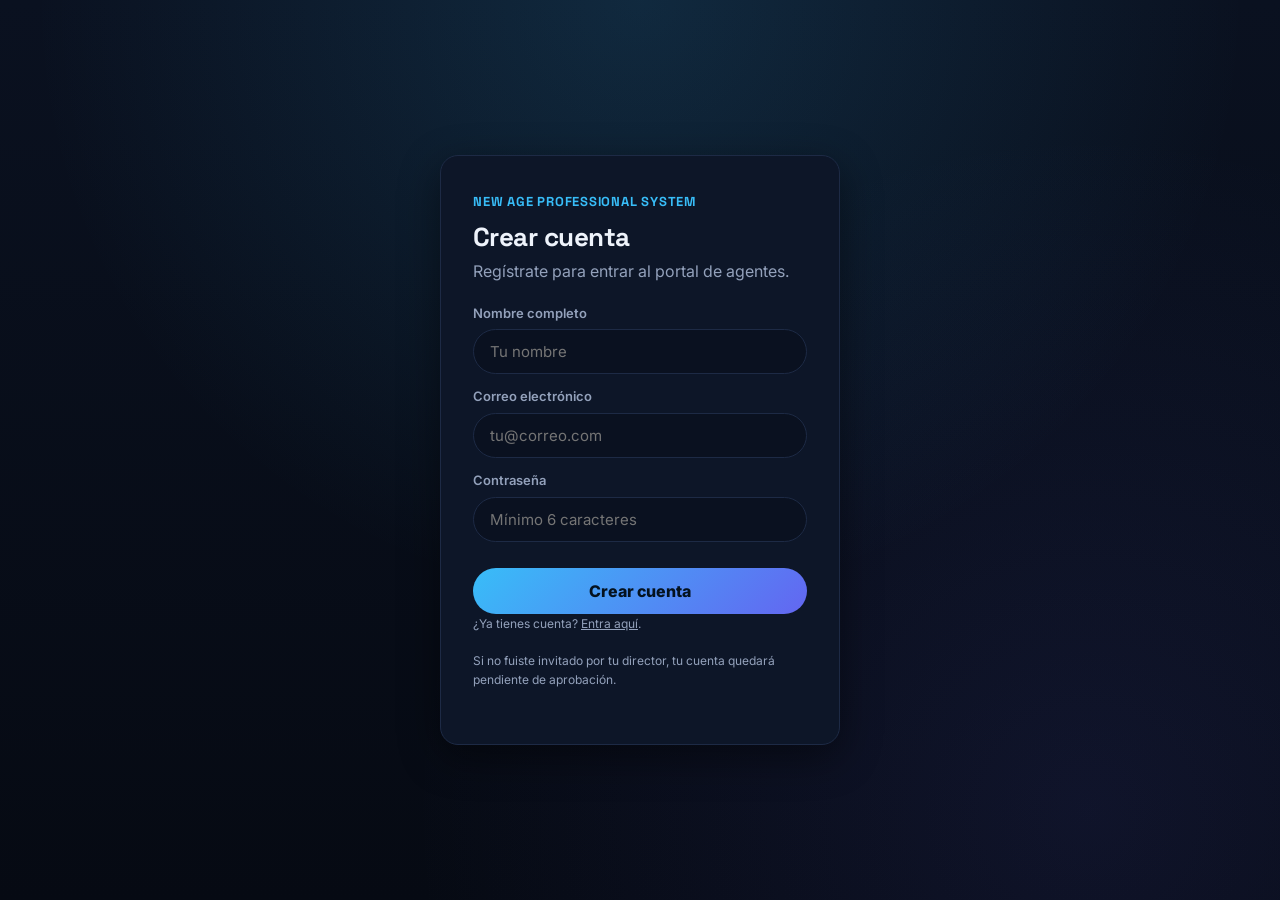
<file: portal-agentes/registro.html>
<!DOCTYPE html>
<html lang="es">
<head>
<meta charset="UTF-8">
<meta name="viewport" content="width=device-width, initial-scale=1.0">
<title>Crear cuenta — New Age Professional System</title>
<link rel="stylesheet" href="css/estilos.css">
<script src="js/tema.js"></script>
</head>
<body>
<div class="login-wrap">
  <div class="login-card">
    <div class="brand">NEW AGE PROFESSIONAL SYSTEM</div>
    <h1>Crear cuenta</h1>
    <p class="muted">Regístrate para entrar al portal de agentes.</p>
    <div id="aviso-demo" class="aviso" style="display:none">Modo vista previa.</div>
    <div id="aviso-cerrado" class="aviso" style="display:none">
      El registro directo está cerrado. Pídele a tu director tu enlace de invitación.
    </div>
    <form id="form-registro" style="display:none">
      <label>Nombre completo
        <input type="text" id="nombre" required autocomplete="name" placeholder="Tu nombre">
      </label>
      <label>Correo electrónico
        <input type="email" id="email" required autocomplete="email" placeholder="tu@correo.com">
      </label>
      <label>Contraseña
        <input type="password" id="password" required autocomplete="new-password" placeholder="Mínimo 6 caracteres">
      </label>
      <div id="error" class="error" style="display:none"></div>
      <button type="submit" class="btn-dorado" id="btn-crear">Crear cuenta</button>
    </form>
    <p class="muted small">¿Ya tienes cuenta? <a href="index.html" style="color:var(--dorado-claro)">Entra aquí</a>.</p>
    <p class="muted small">Si no fuiste invitado por tu director, tu cuenta quedará pendiente de aprobación.</p>
  </div>
</div>
<script src="js/supabase.js"></script>
<script src="js/config.js"></script>
<script src="js/app.js"></script>
<script>
  (async () => {
    if (MODO_DEMO) document.getElementById('aviso-demo').style.display = 'block';
    // El registro directo solo funciona si aún no hay administrador (Lester).
    // Después se cierra: los demás entran únicamente por invitación.
    let cerrado = false;
    if (!MODO_DEMO) {
      try {
        const { data } = await supa.rpc('hay_admin');
        cerrado = data === true;
      } catch (e) { cerrado = false; }
    }
    if (cerrado) {
      document.getElementById('titulo').textContent = 'Registro por invitación';
      document.getElementById('subtitulo').textContent = 'El registro directo está cerrado.';
      document.getElementById('aviso-cerrado').style.display = 'block';
      return;
    }
    document.getElementById('form-registro').style.display = 'block';
  })();
  document.getElementById('form-registro').addEventListener('submit', async (e) => {
    e.preventDefault();
    const btn = document.getElementById('btn-crear');
    const err = document.getElementById('error');
    err.style.display = 'none';
    btn.disabled = true; btn.textContent = 'Creando…';
    try {
      await registrarse(
        document.getElementById('nombre').value.trim(),
        document.getElementById('email').value.trim(),
        document.getElementById('password').value
      );
      window.location.href = 'panel.html';
    } catch (ex) {
      err.textContent = ex.message || 'No se pudo crear tu cuenta.';
      err.style.display = 'block';
      btn.disabled = false; btn.textContent = 'Crear cuenta';
    }
  });
</script>
</body>
</html>
</file>
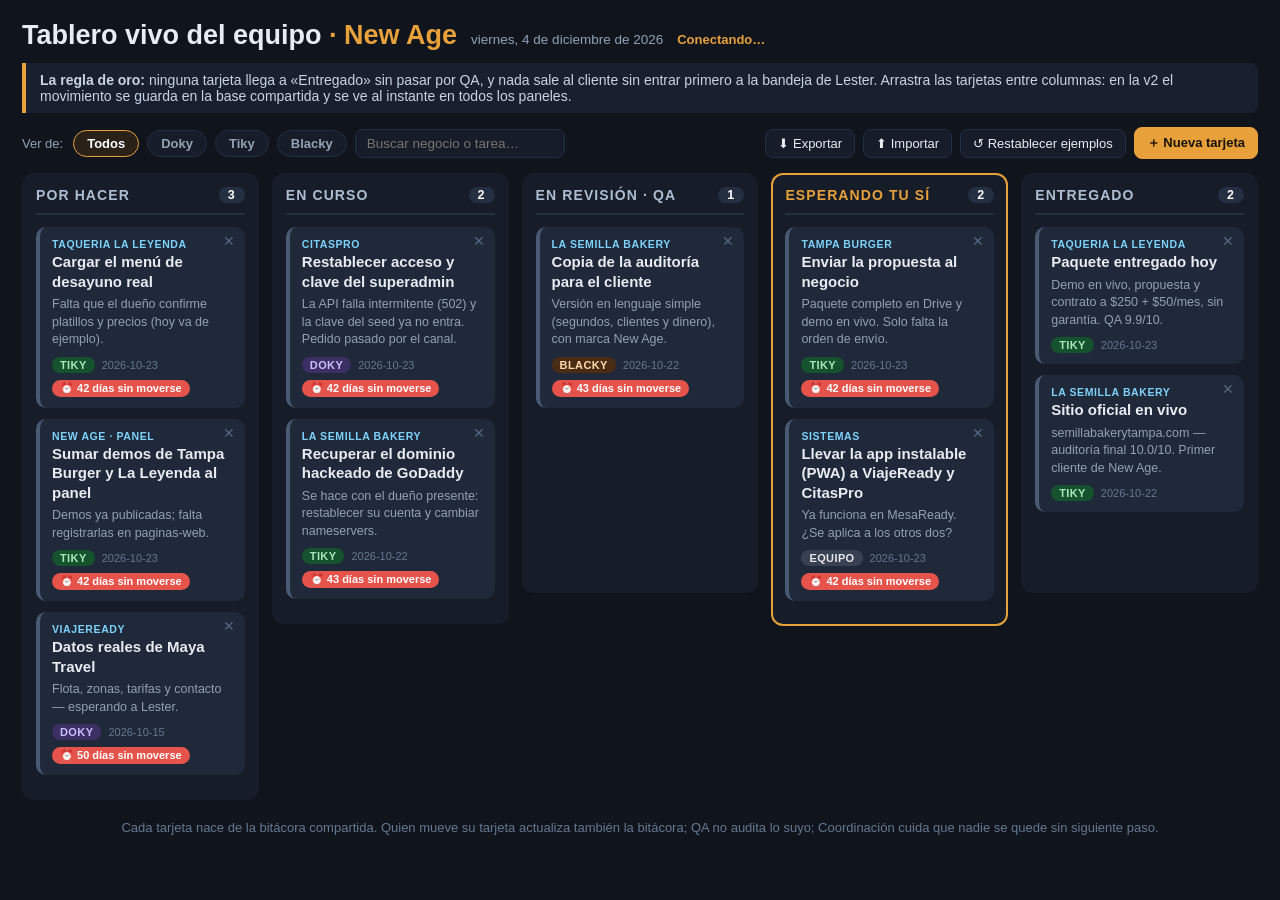
<file: portal-agentes/tablero.html>
<!DOCTYPE html>
<html lang="es">
<head>
<meta charset="UTF-8">
<meta name="viewport" content="width=device-width, initial-scale=1">
<title>Tablero vivo del equipo · New Age</title>
<!-- Sección interna del portal de agentes. v2: datos COMPARTIDOS en Supabase
     (tabla tablero_tareas) con actualización en tiempo real para todo el equipo.
     Si la tabla aún no está activada, funciona en modo local con la semilla. -->
<style>
:root{--fondo:#10151d;--panel:#161d29;--tarjeta:#1f2939;--borde:#242f42;--texto:#e8edf4;--suave:#93a1b3;--dorado:#e8a13a;--verde:#3fb968;--rojo:#e5534b;--azul:#7dd3fc}
*{margin:0;padding:0;box-sizing:border-box}
body{font-family:'Segoe UI',Helvetica,Arial,sans-serif;background:var(--fondo);color:var(--texto);padding:20px 22px 30px}
header{display:flex;flex-wrap:wrap;align-items:baseline;gap:14px}
h1{font-size:27px} h1 span{color:var(--dorado)}
.sub{color:var(--suave);font-size:13.5px}
.estado-vivo{font-size:13px;font-weight:700}
.estado-vivo.ok{color:var(--verde)} .estado-vivo.local{color:var(--dorado)}
.regla{margin:12px 0 14px;background:#182030;border-left:4px solid var(--dorado);padding:9px 14px;font-size:14px;color:#c9d4e2;border-radius:0 8px 8px 0}
.barra{display:flex;flex-wrap:wrap;gap:8px;align-items:center;margin-bottom:14px}
.barra .lbl{color:var(--suave);font-size:13px;margin-right:2px}
.fbtn{background:var(--panel);color:var(--suave);border:1px solid var(--borde);border-radius:16px;padding:5px 13px;font-size:13px;cursor:pointer;font-weight:600}
.fbtn.on{color:#fff;border-color:var(--dorado);background:#2a2118}
.fbtn:hover{color:#fff}
input[type=search]{background:var(--panel);border:1px solid var(--borde);color:var(--texto);border-radius:8px;padding:6px 11px;font-size:13.5px;min-width:210px}
.sp{flex:1}
.abtn{background:var(--panel);color:var(--texto);border:1px solid var(--borde);border-radius:8px;padding:6px 12px;font-size:13px;cursor:pointer}
.abtn:hover{border-color:var(--dorado)}
.abtn.fuerte{background:var(--dorado);color:#171106;font-weight:700;border-color:var(--dorado)}
.board{display:flex;gap:13px;align-items:flex-start;overflow-x:auto;padding-bottom:8px}
.col{flex:1 0 230px;background:var(--panel);border-radius:12px;padding:12px;min-height:420px;border:2px solid transparent}
.col.encima{border-color:#3b82f6}
.col h2{font-size:14px;letter-spacing:1.1px;text-transform:uppercase;padding-bottom:10px;border-bottom:2px solid var(--borde);margin-bottom:12px;color:#aebdd1;display:flex;justify-content:space-between;align-items:center}
.col h2 b{background:var(--borde);border-radius:12px;padding:1px 9px;font-size:12.5px;color:#fff}
.col.si{border-color:var(--dorado)} .col.si h2{color:var(--dorado)}
.card{background:var(--tarjeta);border-radius:10px;padding:11px 12px;margin-bottom:11px;border-left:4px solid #4a5a74;cursor:grab;position:relative}
.card:active{cursor:grabbing}
.card .x{position:absolute;top:5px;right:8px;color:#55677f;background:none;border:0;font-size:14px;cursor:pointer;line-height:1;padding:2px}
.card .x:hover{color:var(--rojo)}
.card .tag{font-size:10.5px;color:var(--azul);font-weight:700;letter-spacing:.6px;text-transform:uppercase;padding-right:16px}
.card .t{font-size:15px;font-weight:600;line-height:1.3;margin-top:2px}
.card .n{font-size:12.5px;color:var(--suave);margin-top:5px;line-height:1.4}
.card .pie{display:flex;align-items:center;gap:7px;margin-top:8px;flex-wrap:wrap}
.chip{font-size:11px;font-weight:700;padding:2px 8px;border-radius:10px;letter-spacing:.4px}
.doky{background:#3b2f63;color:#c9bfff}.tiky{background:#14532d;color:#a7e8bb}.blacky{background:#4a2c14;color:#ffd9ad}.equipo{background:#374151;color:#e5e7eb}
.fecha{font-size:11px;color:#66788f}
.estancada{font-size:11px;font-weight:700;color:#fff;background:var(--rojo);border-radius:10px;padding:2px 8px}
.vacio{color:#55677f;font-size:13px;text-align:center;padding:16px 6px;border:1.5px dashed var(--borde);border-radius:10px}
footer{margin-top:12px;color:#66788f;font-size:13px;text-align:center}
dialog{background:var(--panel);color:var(--texto);border:1px solid var(--borde);border-radius:14px;padding:22px;width:min(440px,92vw)}
dialog::backdrop{background:rgba(0,0,0,.6)}
dialog h3{margin-bottom:14px;font-size:18px}
dialog label{display:block;font-size:12.5px;color:var(--suave);margin:10px 0 4px}
dialog input,dialog select{width:100%;background:var(--fondo);border:1px solid var(--borde);color:var(--texto);border-radius:8px;padding:8px 10px;font-size:14px}
dialog .fila{display:flex;gap:9px;justify-content:flex-end;margin-top:18px}
@media (max-width:900px){.board{flex-direction:column}.col{width:100%;min-height:0}}
</style>
</head>
<body>
<header>
  <h1>Tablero vivo del equipo <span>· New Age</span></h1>
  <div class="sub" id="fecha-hoy"></div>
  <div class="estado-vivo local" id="estado-vivo">Conectando…</div>
</header>
<div class="regla"><b>La regla de oro:</b> ninguna tarjeta llega a «Entregado» sin pasar por QA, y nada sale al cliente sin entrar primero a la bandeja de Lester. Arrastra las tarjetas entre columnas: en la v2 el movimiento se guarda en la base compartida y se ve al instante en todos los paneles.</div>

<div class="barra">
  <span class="lbl">Ver de:</span>
  <button class="fbtn on" data-dueno="">Todos</button>
  <button class="fbtn" data-dueno="Doky">Doky</button>
  <button class="fbtn" data-dueno="Tiky">Tiky</button>
  <button class="fbtn" data-dueno="Blacky">Blacky</button>
  <input type="search" id="buscar" placeholder="Buscar negocio o tarea…">
  <div class="sp"></div>
  <button class="abtn" id="btn-exportar">⬇ Exportar</button>
  <button class="abtn" id="btn-importar">⬆ Importar</button>
  <input type="file" id="file-importar" accept="application/json" hidden>
  <button class="abtn" id="btn-semilla">↺ Restablecer ejemplos</button>
  <button class="abtn fuerte" id="btn-nueva">＋ Nueva tarjeta</button>
</div>

<div class="board" id="board"></div>

<footer>Cada tarjeta nace de la bitácora compartida. Quien mueve su tarjeta actualiza también la bitácora; QA no audita lo suyo; Coordinación cuida que nadie se quede sin siguiente paso.</footer>

<dialog id="dlg">
  <form method="dialog" id="form-nueva">
    <h3>Nueva tarjeta</h3>
    <label>Título de la tarea</label>
    <input id="f-titulo" required maxlength="90" placeholder="Ej.: Enviar propuesta a…">
    <label>Negocio / área</label>
    <input id="f-negocio" required maxlength="40" placeholder="Ej.: Taqueria La Leyenda">
    <label>Dueño</label>
    <select id="f-dueno"><option>Doky</option><option selected>Tiky</option><option>Blacky</option><option>Equipo</option></select>
    <label>Columna</label>
    <select id="f-estado"></select>
    <label>Siguiente paso / nota</label>
    <input id="f-nota" maxlength="140" placeholder="Qué falta para moverla">
    <div class="fila">
      <button class="abtn" value="cancel" formnovalidate>Cancelar</button>
      <button class="abtn fuerte" id="f-crear" value="ok">Crear tarjeta</button>
    </div>
  </form>
</dialog>

<script src="js/supabase.js"></script>
<script>
const SUPABASE_URL = "https://ildviocjmqcyfknzlyrm.supabase.co";
const SUPABASE_ANON_KEY = "sb_publishable_b6X_FUcoooXAvUWI6UXT-g_Zu4ZHi0g";

const COLUMNAS = [
  {id:'por-hacer', nombre:'Por hacer'},
  {id:'en-curso', nombre:'En curso'},
  {id:'revision', nombre:'En revisión · QA'},
  {id:'esperando-si', nombre:'Esperando tu Sí', si:true},
  {id:'entregado', nombre:'Entregado'}
];
const SEMILLA = [
  {titulo:'Cargar el menú de desayuno real', negocio:'Taqueria La Leyenda', dueno:'Tiky', estado:'por-hacer', nota:'Falta que el dueño confirme platillos y precios (hoy va de ejemplo).', fecha:'2026-10-23'},
  {titulo:'Sumar demos de Tampa Burger y La Leyenda al panel', negocio:'New Age · Panel', dueno:'Tiky', estado:'por-hacer', nota:'Demos ya publicadas; falta registrarlas en paginas-web.', fecha:'2026-10-23'},
  {titulo:'Datos reales de Maya Travel', negocio:'ViajeReady', dueno:'Doky', estado:'por-hacer', nota:'Flota, zonas, tarifas y contacto — esperando a Lester.', fecha:'2026-10-15'},
  {titulo:'Restablecer acceso y clave del superadmin', negocio:'CitasPro', dueno:'Doky', estado:'en-curso', nota:'La API falla intermitente (502) y la clave del seed ya no entra. Pedido pasado por el canal.', fecha:'2026-10-23'},
  {titulo:'Recuperar el dominio hackeado de GoDaddy', negocio:'La Semilla Bakery', dueno:'Tiky', estado:'en-curso', nota:'Se hace con el dueño presente: restablecer su cuenta y cambiar nameservers.', fecha:'2026-10-22'},
  {titulo:'Copia de la auditoría para el cliente', negocio:'La Semilla Bakery', dueno:'Blacky', estado:'revision', nota:'Versión en lenguaje simple (segundos, clientes y dinero), con marca New Age.', fecha:'2026-10-22'},
  {titulo:'Enviar la propuesta al negocio', negocio:'Tampa Burger', dueno:'Tiky', estado:'esperando-si', nota:'Paquete completo en Drive y demo en vivo. Solo falta la orden de envío.', fecha:'2026-10-23'},
  {titulo:'Llevar la app instalable (PWA) a ViajeReady y CitasPro', negocio:'Sistemas', dueno:'Equipo', estado:'esperando-si', nota:'Ya funciona en MesaReady. ¿Se aplica a los otros dos?', fecha:'2026-10-23'},
  {titulo:'Paquete entregado hoy', negocio:'Taqueria La Leyenda', dueno:'Tiky', estado:'entregado', nota:'Demo en vivo, propuesta y contrato a $250 + $50/mes, sin garantía. QA 9.9/10.', fecha:'2026-10-23'},
  {titulo:'Sitio oficial en vivo', negocio:'La Semilla Bakery', dueno:'Tiky', estado:'entregado', nota:'semillabakerytampa.com — auditoría final 10.0/10. Primer cliente de New Age.', fecha:'2026-10-22'}
];

let supa = null, compartido = false;
let tareas = [];
let filtroDueno = '', filtroTexto = '';

function hoy(){ return new Date().toLocaleDateString('en-CA'); }
function diasDesde(f){ return Math.round((new Date(hoy()) - new Date(f)) / 86400000); }
function esc(t){ return String(t ?? '').replace(/[&<>"']/g, c => ({'&':'&amp;','<':'&lt;','>':'&gt;','"':'&quot;',"'":'&#39;'}[c])); }
function setEstadoVivo(){
  const el = document.getElementById('estado-vivo');
  if(compartido){ el.textContent = '🟢 En vivo — compartido con todo el equipo'; el.className = 'estado-vivo ok'; }
  else { el.textContent = '🟡 Modo local — falta activar la tabla compartida (SQL de activación)'; el.className = 'estado-vivo local'; }
}

/* ---------- datos locales (respaldo) ---------- */
const CLAVE = 'tablero-vivo-v2-local';
function localCargar(){
  try{ const d = JSON.parse(localStorage.getItem(CLAVE)); if(Array.isArray(d) && d.length) return d; }catch(e){}
  return JSON.parse(JSON.stringify(SEMILLA));
}
function localGuardar(){ localStorage.setItem(CLAVE, JSON.stringify(tareas)); }

/* ---------- datos compartidos (Supabase) ---------- */
async function compartidoCargar(){
  const {data, error} = await supa.from('tablero_tareas').select('*').order('id', {ascending:true});
  if(error) throw error;
  tareas = data;
}
let recargaPendiente = null;
function recargar(){
  if(recargaPendiente) return;
  recargaPendiente = setTimeout(async () => {
    recargaPendiente = null;
    try{ await compartidoCargar(); pintar(); }catch(e){}
  }, 250);
}
function suscribir(){
  supa.channel('tablero-vivo')
    .on('postgres_changes', {event:'*', schema:'public', table:'tablero_tareas'}, recargar)
    .subscribe();
}

/* ---------- pintar ---------- */
function visibles(t){
  if(filtroDueno && t.dueno !== filtroDueno) return false;
  if(filtroTexto && !(t.titulo + ' ' + t.negocio + ' ' + (t.nota || '')).toLowerCase().includes(filtroTexto)) return false;
  return true;
}
function pintar(){
  const board = document.getElementById('board');
  board.innerHTML = '';
  for(const col of COLUMNAS){
    const lista = tareas.map((t, i) => ({t, i})).filter(x => x.t.estado === col.id && visibles(x.t));
    const div = document.createElement('div');
    div.className = 'col' + (col.si ? ' si' : '');
    div.innerHTML = `<h2>${col.nombre} <b>${lista.length}</b></h2>` + (lista.length ? '' : '<div class="vacio">Sin tarjetas</div>');
    for(const {t, i} of lista){
      const dias = diasDesde(t.fecha);
      const est = (col.id !== 'entregado' && dias >= 3) ? `<span class="estancada">⏰ ${dias} días sin moverse</span>` : '';
      const card = document.createElement('div');
      card.className = 'card'; card.draggable = true;
      card.innerHTML = `<button class="x" title="Borrar tarjeta">✕</button>` +
        `<div class="tag">${esc(t.negocio)}</div><div class="t">${esc(t.titulo)}</div>` +
        (t.nota ? `<div class="n">${esc(t.nota)}</div>` : '') +
        `<div class="pie"><span class="chip ${esc(String(t.dueno).toLowerCase())}">${esc(String(t.dueno).toUpperCase())}</span><span class="fecha">${esc(t.fecha)}</span>${est}</div>`;
      card.addEventListener('dragstart', e => { e.dataTransfer.setData('text/plain', String(i)); });
      card.querySelector('.x').addEventListener('click', async () => {
        if(!confirm('¿Borrar esta tarjeta?')) return;
        if(compartido && t.id){
          await supa.from('tablero_tareas').delete().eq('id', t.id);
          recargar();
        } else {
          tareas.splice(i, 1); localGuardar(); pintar();
        }
      });
      div.appendChild(card);
    }
    div.addEventListener('dragover', e => { e.preventDefault(); div.classList.add('encima'); });
    div.addEventListener('dragleave', () => div.classList.remove('encima'));
    div.addEventListener('drop', async e => {
      e.preventDefault(); div.classList.remove('encima');
      const i = Number(e.dataTransfer.getData('text/plain'));
      if(Number.isNaN(i) || !tareas[i] || tareas[i].estado === col.id) return;
      const t = tareas[i];
      t.estado = col.id; t.fecha = hoy(); pintar();
      if(compartido && t.id){
        const {error} = await supa.from('tablero_tareas').update({estado: col.id, fecha: hoy()}).eq('id', t.id);
        if(error) recargar();
      } else localGuardar();
    });
    board.appendChild(div);
  }
}

/* ---------- barra de herramientas ---------- */
document.querySelectorAll('.fbtn').forEach(b => b.addEventListener('click', () => {
  document.querySelectorAll('.fbtn').forEach(x => x.classList.remove('on'));
  b.classList.add('on'); filtroDueno = b.dataset.dueno; pintar();
}));
document.getElementById('buscar').addEventListener('input', e => { filtroTexto = e.target.value.trim().toLowerCase(); pintar(); });

const dlg = document.getElementById('dlg');
const selEstado = document.getElementById('f-estado');
selEstado.innerHTML = COLUMNAS.map(c => `<option value="${c.id}">${c.nombre}</option>`).join('');
document.getElementById('btn-nueva').addEventListener('click', () => dlg.showModal());
document.getElementById('f-crear').addEventListener('click', async e => {
  const titulo = document.getElementById('f-titulo').value.trim();
  const negocio = document.getElementById('f-negocio').value.trim();
  if(!titulo || !negocio) return;
  e.preventDefault();
  const nueva = {titulo, negocio, dueno: document.getElementById('f-dueno').value,
    estado: selEstado.value, nota: document.getElementById('f-nota').value.trim(), fecha: hoy()};
  dlg.close();
  if(compartido){
    const {error} = await supa.from('tablero_tareas').insert(nueva);
    if(error){ tareas.push(nueva); localGuardar(); pintar(); } else recargar();
  } else { tareas.push(nueva); localGuardar(); pintar(); }
});

document.getElementById('btn-exportar').addEventListener('click', () => {
  const limpio = tareas.map(({titulo, negocio, dueno, estado, nota, fecha}) => ({titulo, negocio, dueno, estado, nota, fecha}));
  const blob = new Blob([JSON.stringify(limpio, null, 2)], {type:'application/json'});
  const a = document.createElement('a');
  a.href = URL.createObjectURL(blob); a.download = 'tablero-vivo.json'; a.click();
  URL.revokeObjectURL(a.href);
});
const fileImp = document.getElementById('file-importar');
document.getElementById('btn-importar').addEventListener('click', () => fileImp.click());
fileImp.addEventListener('change', () => {
  const f = fileImp.files[0]; if(!f) return;
  f.text().then(async txt => {
    let d; try{ d = JSON.parse(txt); }catch(e){ alert('Archivo no válido'); return; }
    if(!Array.isArray(d)) { alert('Archivo no válido'); return; }
    if(!confirm('Importar reemplaza TODAS las tarjetas actuales. ¿Seguro?')) return;
    const limpio = d.map(({titulo, negocio, dueno, estado, nota, fecha}) =>
      ({titulo: titulo || 'Sin título', negocio: negocio || '—', dueno: dueno || 'Tiky', estado: estado || 'por-hacer', nota: nota || '', fecha: fecha || hoy()}));
    if(compartido){
      await supa.from('tablero_tareas').delete().neq('id', 0);
      const {error} = await supa.from('tablero_tareas').insert(limpio);
      if(error){ alert('No se pudo importar en la base compartida'); return; }
      recargar();
    } else { tareas = limpio; localGuardar(); pintar(); }
  });
});
document.getElementById('btn-semilla').addEventListener('click', async () => {
  if(!confirm('¿Restablecer las tarjetas de ejemplo? Se reemplaza el tablero actual.')) return;
  if(compartido){
    await supa.from('tablero_tareas').delete().neq('id', 0);
    const {error} = await supa.from('tablero_tareas').insert(JSON.parse(JSON.stringify(SEMILLA)));
    if(error){ alert('No se pudo restablecer en la base compartida'); return; }
    recargar();
  } else { tareas = JSON.parse(JSON.stringify(SEMILLA)); localGuardar(); pintar(); }
});

/* ---------- arranque ---------- */
document.getElementById('fecha-hoy').textContent =
  new Date().toLocaleDateString('es-US', {weekday:'long', day:'numeric', month:'long', year:'numeric'});
(async function iniciar(){
  tareas = localCargar(); pintar();
  try{
    supa = window.supabase.createClient(SUPABASE_URL, SUPABASE_ANON_KEY);
    await compartidoCargar();
    compartido = true; setEstadoVivo(); pintar(); suscribir();
  }catch(e){
    compartido = false; setEstadoVivo();
  }
})();
</script>
</body>
</html>
</file>
<file: setter.css>
/* Setter web de New Age — widget autocontenido (preview local).
   No modifica ninguna sección de la página: solo agrega la burbuja y el panel.
   Colores: los de la página principal (azul predominante, celeste, violeta, coral). */
:root{
  --setter-azul:#2563eb; --setter-azul-oscuro:#1e3a8a; --setter-celeste:#38bdf8;
  --setter-violeta:#8b5cf6; --setter-coral:#fb7185; --setter-tinta:#0f172a;
  --setter-fondo:#f8fafc; --setter-borde:#e2e8f0;
}
.setter-burbuja{
  position:fixed; right:18px; bottom:18px; z-index:9990;
  display:flex; align-items:center; gap:10px;
  background:linear-gradient(135deg,var(--setter-azul),var(--setter-violeta));
  color:#fff; border:none; cursor:pointer;
  padding:13px 18px 13px 14px; border-radius:999px;
  font:600 15px/1.1 system-ui,-apple-system,"Segoe UI",sans-serif;
  box-shadow:0 10px 28px rgba(30,58,138,.4);
}
.setter-burbuja .setter-punto{
  width:10px; height:10px; border-radius:50%;
  background:var(--setter-coral); flex:none;
  box-shadow:0 0 0 3px rgba(251,113,133,.35);
}
.setter-burbuja:hover{ filter:brightness(1.07); }
.setter-burbuja:focus-visible{ outline:3px solid var(--setter-celeste); outline-offset:2px; }

.setter-panel{
  position:fixed; right:18px; bottom:18px; z-index:9991;
  width:min(384px,calc(100vw - 24px)); height:min(600px,calc(100dvh - 36px));
  background:#fff; border-radius:18px; overflow:hidden;
  display:none; flex-direction:column;
  box-shadow:0 24px 60px rgba(15,23,42,.35);
  font-family:system-ui,-apple-system,"Segoe UI",sans-serif; color:var(--setter-tinta);
}
.setter-panel.abierto{ display:flex; }
.setter-cabeza{
  background:linear-gradient(135deg,var(--setter-azul-oscuro),var(--setter-azul) 55%,var(--setter-violeta));
  color:#fff; padding:14px 16px; display:flex; align-items:center; gap:12px; flex:none;
}
.setter-avatar{
  width:42px; height:42px; border-radius:50%; flex:none;
  background:rgba(255,255,255,.16); border:2px solid var(--setter-celeste);
  display:flex; align-items:center; justify-content:center;
  font-weight:800; font-size:19px; color:#fff;
}
.setter-cabeza > div{ flex:1; min-width:0; }
.setter-cabeza h2{ margin:0; font-size:16px; line-height:1.2; text-wrap:balance; }
.setter-cabeza p{ margin:2px 0 0; font-size:12px; color:#bae6fd; }
.setter-cabeza p .enlinea{ color:#4ade80; }
.setter-cerrar{
  margin-left:auto; background:transparent; border:none; color:#fff;
  font-size:22px; cursor:pointer; line-height:1; padding:4px 6px; flex:none;
}
.setter-mensajes{
  flex:1; overflow-y:auto; padding:14px 12px; background:var(--setter-fondo);
  display:flex; flex-direction:column; gap:8px;
}
.setter-msg{
  max-width:86%; padding:9px 12px; border-radius:14px;
  font-size:14px; line-height:1.45; overflow-wrap:break-word;
}
.setter-msg.bot{
  background:#fff; border:1px solid var(--setter-borde);
  border-bottom-left-radius:4px; align-self:flex-start;
}
.setter-msg.user{
  background:var(--setter-azul); color:#fff;
  border-bottom-right-radius:4px; align-self:flex-end;
}
.setter-msg strong{ font-weight:700; }
.setter-chips{ display:flex; flex-wrap:wrap; gap:6px; align-self:flex-start; }
.setter-chip{
  background:#fff; border:1.5px solid var(--setter-azul); color:var(--setter-azul-oscuro);
  border-radius:999px; padding:6px 12px; font-size:13px; font-weight:600; cursor:pointer;
}
.setter-chip:hover{ background:#eff6ff; }
.setter-chip.corales{ border-color:var(--setter-coral); color:#be123c; }
.setter-form{
  flex:none; display:flex; gap:8px; padding:10px; background:#fff;
  border-top:1px solid var(--setter-borde);
}
.setter-form input{
  flex:1; min-width:0; border:1.5px solid var(--setter-borde); border-radius:999px;
  padding:10px 14px; font-size:14px; font-family:inherit;
}
.setter-form input:focus{ outline:2px solid var(--setter-celeste); border-color:transparent; }
.setter-enviar{
  background:var(--setter-azul); color:#fff; border:none; cursor:pointer;
  border-radius:999px; padding:10px 16px; font-weight:700; font-size:14px; flex:none;
}
.setter-pie{
  flex:none; text-align:center; font-size:11px; color:#64748b;
  padding:6px 10px 9px; background:#fff;
}
.setter-pie a{ color:var(--setter-azul-oscuro); font-weight:700; text-decoration:none; }
@media (max-width:480px){
  .setter-burbuja{ right:12px; bottom:12px; }
  .setter-panel{ right:12px; bottom:12px; }
}
@media (prefers-reduced-motion:reduce){
  .setter-burbuja,.setter-chip{ transition:none; }
}
</file>
<file: portal-agentes/css/estilos.css>
/* Portal de Agentes — New Age Professional System
   Sistema de diseño azul v2: Space Grotesk + Inter, azul marino/cian (2026-10-19) */
@import url('https://fonts.googleapis.com/css2?family=Space+Grotesk:wght@500;600;700&family=Inter:wght@400;500;600;700;800&display=swap');
:root {
  --bg:#060a13; --bg2:#0a1120; --card:#0d1628; --card2:#111c33;
  --line:#1d2a45; --line-soft:#16223a;
  --txt:#eef3fb; --muted:#93a1bb; --muted2:#6b7a95;
  --cyan:#38bdf8; --cyan2:#22d3ee; --indigo:#6366f1;
  --green:#25d366; --green-bg:rgba(37,211,102,.08);
  --orange:#f59e0b; --orange-bg:rgba(245,158,11,.10);
  --red:#f87171; --red-bg:rgba(248,113,113,.08);
  --grad:linear-gradient(135deg,#38bdf8 0%,#6366f1 100%);
  --r:18px; --r-sm:12px;
  --font-d:'Space Grotesk',system-ui,sans-serif;
  --font-b:'Inter',system-ui,sans-serif;
}
* { box-sizing: border-box; }
body {
  margin: 0;
  font-family: var(--font-b);
  background: var(--bg);
  color: var(--txt);
  min-height: 100vh;
  line-height: 1.6;
  -webkit-font-smoothing: antialiased;
}
h1, h2, h3 { font-family: var(--font-d); letter-spacing: -.02em; line-height: 1.15; }
.brand {
  color: var(--cyan);
  font-family: var(--font-d);
  font-weight: 700;
  letter-spacing: .06em;
  font-size: 13px;
  text-transform: uppercase;
}
.muted { color: var(--muted); }
.small { font-size: 12px; }

/* Login */
.login-wrap {
  min-height: 100vh;
  display: flex;
  align-items: center;
  justify-content: center;
  padding: 20px;
  background:
    radial-gradient(circle at 50% 0%, rgba(56,189,248,.14), transparent 55%),
    radial-gradient(circle at 85% 90%, rgba(99,102,241,.10), transparent 50%),
    linear-gradient(180deg,#0a1120,#060a13);
}
.login-card {
  background: var(--card);
  border: 1px solid var(--line);
  border-radius: var(--r);
  padding: 36px 32px;
  width: 100%;
  max-width: 400px;
  box-shadow: 0 12px 40px rgba(0,0,0,.45);
}
.login-card h1 { margin: 10px 0 6px; font-size: 26px; }
.login-card h1 .gold { color: var(--cyan); }
.login-card p { margin: 0 0 18px; color: var(--muted); }
.badge {
  display: inline-block;
  background: var(--grad);
  color: #04121f;
  font-weight: 800;
  font-size: .78rem;
  border-radius: 99px;
  padding: 6px 16px;
  letter-spacing: .5px;
  margin-bottom: 14px;
}

/* Formulario */
label {
  display: block;
  margin: 12px 0;
  font-size: 13px;
  font-weight: 600;
  color: var(--muted);
}
input, select, textarea {
  width: 100%;
  margin-top: 6px;
  padding: 12px 16px;
  border-radius: 99px;
  border: 1px solid var(--line);
  background: var(--bg2);
  color: var(--txt);
  font-size: 15px;
  font-family: var(--font-b);
}
textarea { border-radius: var(--r-sm); }
input:focus, select:focus, textarea:focus {
  outline: none;
  border-color: var(--cyan);
  box-shadow: 0 0 0 3px rgba(56,189,248,.15);
}
textarea { resize: vertical; }
.fila { display: grid; grid-template-columns: 1fr 1fr; gap: 12px; }
@media (max-width: 600px) { .fila { grid-template-columns: 1fr; } }

/* Botones */
.btn-dorado {
  width: 100%;
  margin-top: 14px;
  padding: 13px 26px;
  border: none;
  border-radius: 99px;
  background: var(--grad);
  color: #04121f;
  font-size: 16px;
  font-weight: 800;
  font-family: var(--font-b);
  cursor: pointer;
  transition: transform .15s, box-shadow .15s;
}
.btn-dorado:hover { transform: translateY(-1px); box-shadow: 0 8px 24px rgba(56,189,248,.35); }
.btn-dorado:disabled { opacity: .6; cursor: default; transform: none; box-shadow: none; }
.btn-linea {
  padding: 8px 16px;
  border-radius: 99px;
  border: 1px solid var(--cyan);
  background: transparent;
  color: var(--cyan);
  font-weight: 700;
  font-family: var(--font-b);
  cursor: pointer;
}
.btn-linea:hover { background: rgba(56,189,248,.08); }
.btn-linea.small { padding: 5px 12px; font-size: 12px; }

/* Avisos y errores */
.aviso {
  background: rgba(56,189,248,.06);
  border: 1px solid var(--line);
  color: var(--cyan);
  border-radius: var(--r-sm);
  padding: 10px 14px;
  font-size: 13px;
  margin-bottom: 14px;
}
.error {
  background: var(--red-bg);
  border: 1px solid var(--red);
  color: var(--red);
  border-radius: var(--r-sm);
  padding: 10px 14px;
  font-size: 13px;
  margin: 10px 0;
}

/* Estadísticas */
.stats-cards { display: grid; grid-template-columns: 1fr 1fr; gap: 12px; margin: 16px 0 8px; }
.stat-card {
  background: var(--card); border: 1px solid var(--line); border-radius: var(--r-sm);
  padding: 18px 14px; text-align: center;
}
.stat-num { font-family: var(--font-d); font-size: 38px; font-weight: 700; color: var(--cyan); }
.stat-label { font-size: 13px; color: var(--muted); margin-top: 4px; }
.ladder { display: flex; gap: 6px; margin: 14px 0; }
.nivel {
  flex: 1; text-align: center; padding: 12px 4px; border-radius: var(--r-sm);
  background: var(--card); border: 1px solid var(--line);
  display: flex; flex-direction: column; gap: 2px;
}
.nivel span { font-family: var(--font-d); font-weight: 700; font-size: 17px; }
.nivel small { font-size: 11px; color: var(--muted); }
.nivel.actual { background: var(--green-bg); border: 2px solid var(--green); }
.nivel.actual span { color: var(--green); }
.nivel.pasado { border-color: var(--green); }
.nivel.pasado span { color: var(--green); }
.ladder-info { font-size: 14px; line-height: 1.6; margin-top: 6px; color: var(--muted); }
.progreso { background: var(--card); border: 1px solid var(--line); border-radius: 20px; height: 14px; margin: 10px 0; overflow: hidden; }
.progreso-barra { height: 100%; background: var(--grad); border-radius: 20px; transition: width .4s; }
.estado-cerrado { background: var(--green-bg); border-color: var(--green); color: var(--green); }

/* Cupones */
.cupon-codigo {
  display: flex; align-items: center; gap: 10px; margin-top: 10px;
  background: var(--card); border: 1px dashed var(--cyan);
  border-radius: var(--r-sm); padding: 10px 12px;
}
.cupon-codigo code {
  font-size: 17px; font-weight: 800; letter-spacing: 1px;
  color: var(--cyan); flex: 1;
}

/* Panel con barra lateral */
.layout { display: flex; min-height: 100vh; }
.sidebar {
  width: 250px; flex-shrink: 0;
  background: var(--bg2);
  border-right: 1px solid var(--line-soft);
  display: flex; flex-direction: column;
  position: sticky; top: 0; height: 100vh;
}
.sidebar-brand { padding: 22px 20px 14px; border-bottom: 1px solid var(--line-soft); }
.sidebar-brand .brand { font-size: 15px; }
.sidebar-sub { color: var(--muted); font-size: 12px; margin-top: 2px; }
.sidebar-nav { flex: 1; padding: 14px 10px; display: flex; flex-direction: column; gap: 4px; }
.nav-item {
  display: flex; align-items: center; gap: 10px;
  padding: 12px 14px; border-radius: 99px;
  background: transparent; border: 1px solid transparent;
  color: var(--txt); font-size: 15px; font-weight: 600;
  font-family: var(--font-b);
  cursor: pointer; text-align: left; width: 100%;
}
.nav-item:hover { background: rgba(56,189,248,.08); }
.nav-item.activo { background: rgba(56,189,248,.10); color: var(--cyan); border-color: var(--line); }
.sidebar-user { padding: 16px; border-top: 1px solid var(--line-soft); }
.sidebar-nombre { font-weight: 700; margin-bottom: 6px; }
.contenido { flex: 1; width: 100%; max-width: 880px; margin: 0 auto; padding: 28px 24px; }
.panel {
  background: var(--card);
  border: 1px solid var(--line);
  border-radius: var(--r);
  padding: 28px;
}
.panel h2 { margin: 0 0 4px; font-size: 22px; color: var(--txt); }
.panel h3 { margin: 26px 0 4px; font-size: 17px; color: var(--txt); }
.panel .lede { color: var(--muted); font-size: .95rem; margin-bottom: 18px; }
@media (max-width: 768px) {
  .layout { flex-direction: column; }
  .sidebar { width: 100%; height: auto; position: static; }
  .sidebar-brand { padding: 14px 16px 10px; }
  .sidebar-nav { flex-direction: row; overflow-x: auto; padding: 10px; }
  .nav-item { white-space: nowrap; width: auto; }
  .sidebar-user { display: flex; align-items: center; gap: 10px; }
  .sidebar-user .btn-linea { margin-top: 0 !important; width: auto !important; margin-left: auto; }
  .contenido { padding: 16px; }
  .panel { padding: 20px 16px; }
}

/* Panel clásico */
.topbar {
  display: flex;
  justify-content: space-between;
  align-items: center;
  padding: 14px 20px;
  border-bottom: 1px solid var(--line-soft);
  position: sticky;
  top: 0;
  background: rgba(6,10,19,.85);
  backdrop-filter: blur(14px);
  z-index: 10;
}
.userbox { display: flex; align-items: center; gap: 10px; font-size: 14px; }
.rol {
  background: rgba(56,189,248,.08);
  color: var(--cyan);
  border: 1px solid var(--cyan);
  border-radius: 99px;
  padding: 3px 10px;
  font-size: 11px;
  text-transform: uppercase;
  letter-spacing: .5px;
}
.rol-admin { background: var(--grad); color: #04121f; border-color: transparent; }
.contenedor { max-width: 760px; margin: 0 auto; padding: 20px; }
.tarjeta {
  background: var(--card);
  border: 1px solid var(--line);
  border-radius: var(--r-sm);
  padding: 24px;
  margin-bottom: 20px;
}
.tarjeta h2 { margin: 0 0 4px; font-size: 20px; }
.lista { display: grid; gap: 10px; margin-top: 12px; }
.solicitud {
  border: 1px solid var(--line);
  border-radius: var(--r-sm);
  padding: 12px 14px;
  background: var(--card);
}
.sol-head {
  display: flex;
  justify-content: space-between;
  align-items: center;
  gap: 8px;
  margin-bottom: 4px;
}
.estado {
  font-size: 11px;
  text-transform: uppercase;
  letter-spacing: .5px;
  padding: 3px 10px;
  border-radius: 99px;
  border: 1px solid var(--cyan);
  color: var(--cyan);
  white-space: nowrap;
}
.estado-publicada { background: var(--green-bg); border-color: var(--green); color: var(--green); }
.estado-verde { background: var(--green-bg); border-color: var(--green); color: var(--green); }
.estado-azul { background: rgba(56,189,248,.08); border-color: var(--cyan); color: var(--cyan); }
.estado-naranja { background: var(--orange-bg); border-color: var(--orange); color: var(--orange); }
</file>
